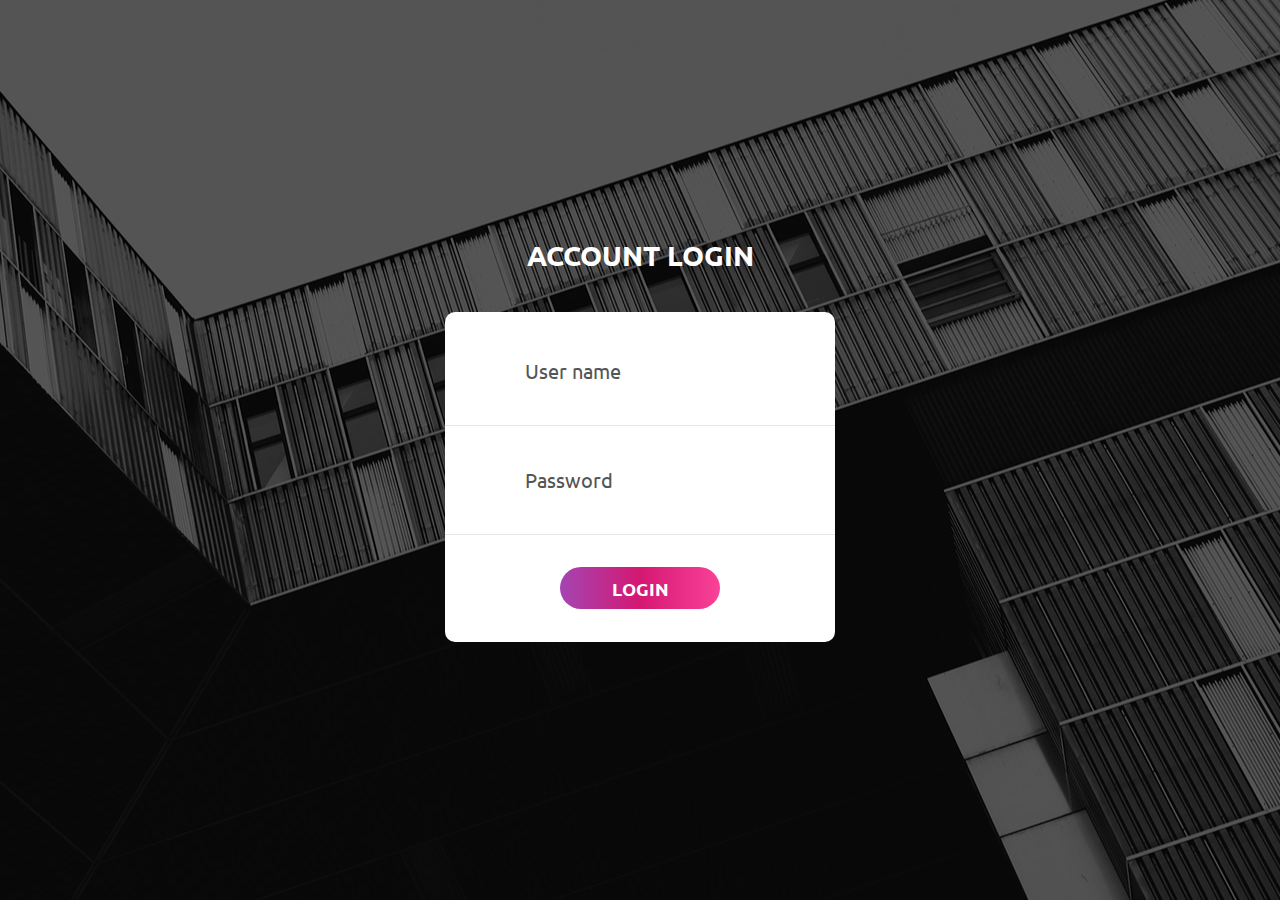
<file: CyberEye/Login_v16/index.html>
<!DOCTYPE html>
<html lang="en">
<head>
	<title>Login V16</title>
	<meta charset="UTF-8">
	<meta name="viewport" content="width=device-width, initial-scale=1">
<!--===============================================================================================-->	
	<link rel="icon" type="image/png" href="images/icons/favicon.ico"/>
<!--===============================================================================================-->
	<link rel="stylesheet" type="text/css" href="vendor/bootstrap/css/bootstrap.min.css">
<!--===============================================================================================-->
	<link rel="stylesheet" type="text/css" href="fonts/font-awesome-4.7.0/css/font-awesome.min.css">
<!--===============================================================================================-->
	<link rel="stylesheet" type="text/css" href="fonts/Linearicons-Free-v1.0.0/icon-font.min.css">
<!--===============================================================================================-->
	<link rel="stylesheet" type="text/css" href="vendor/animate/animate.css">
<!--===============================================================================================-->	
	<link rel="stylesheet" type="text/css" href="vendor/css-hamburgers/hamburgers.min.css">
<!--===============================================================================================-->
	<link rel="stylesheet" type="text/css" href="vendor/animsition/css/animsition.min.css">
<!--===============================================================================================-->
	<link rel="stylesheet" type="text/css" href="vendor/select2/select2.min.css">
<!--===============================================================================================-->	
	<link rel="stylesheet" type="text/css" href="vendor/daterangepicker/daterangepicker.css">
<!--===============================================================================================-->
	<link rel="stylesheet" type="text/css" href="css/util.css">
	<link rel="stylesheet" type="text/css" href="css/main.css">
<!--===============================================================================================-->
</head>
<body>
	
	<div class="limiter">
		<div class="container-login100" style="background-image: url('images/bg-01.jpg');">
			<div class="wrap-login100 p-t-30 p-b-50">
				<span class="login100-form-title p-b-41">
					Account Login
				</span>
				<form class="login100-form validate-form p-b-33 p-t-5">

					<div class="wrap-input100 validate-input" data-validate = "Enter username">
						<input class="input100" type="text" name="username" placeholder="User name">
						<span class="focus-input100" data-placeholder="&#xe82a;"></span>
					</div>

					<div class="wrap-input100 validate-input" data-validate="Enter password">
						<input class="input100" type="password" name="pass" placeholder="Password">
						<span class="focus-input100" data-placeholder="&#xe80f;"></span>
					</div>

					<div class="container-login100-form-btn m-t-32">
						<button class="login100-form-btn">
							Login
						</button>
					</div>

				</form>
			</div>
		</div>
	</div>
	

	<div id="dropDownSelect1"></div>
	
<!--===============================================================================================-->
	<script src="vendor/jquery/jquery-3.2.1.min.js"></script>
<!--===============================================================================================-->
	<script src="vendor/animsition/js/animsition.min.js"></script>
<!--===============================================================================================-->
	<script src="vendor/bootstrap/js/popper.js"></script>
	<script src="vendor/bootstrap/js/bootstrap.min.js"></script>
<!--===============================================================================================-->
	<script src="vendor/select2/select2.min.js"></script>
<!--===============================================================================================-->
	<script src="vendor/daterangepicker/moment.min.js"></script>
	<script src="vendor/daterangepicker/daterangepicker.js"></script>
<!--===============================================================================================-->
	<script src="vendor/countdowntime/countdowntime.js"></script>
<!--===============================================================================================-->
	<script src="js/main.js"></script>

</body>
</html>
</file>
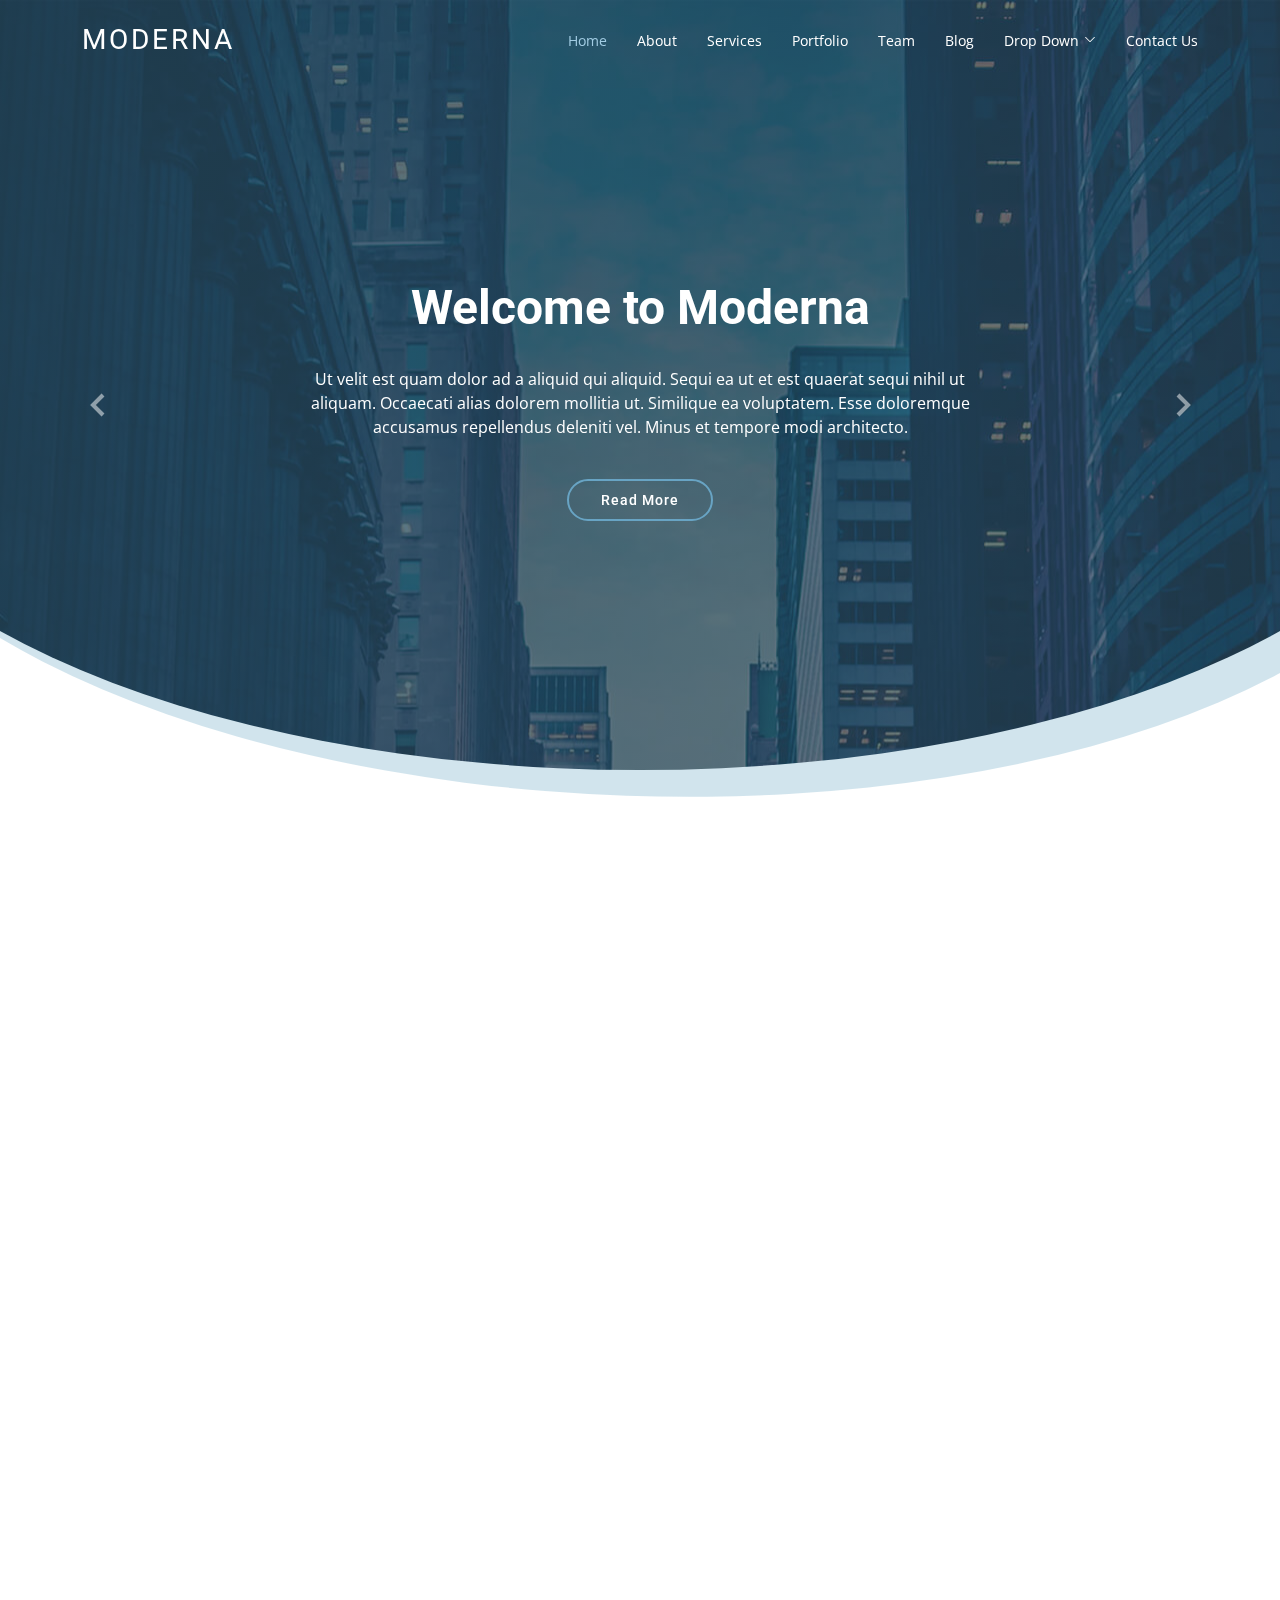
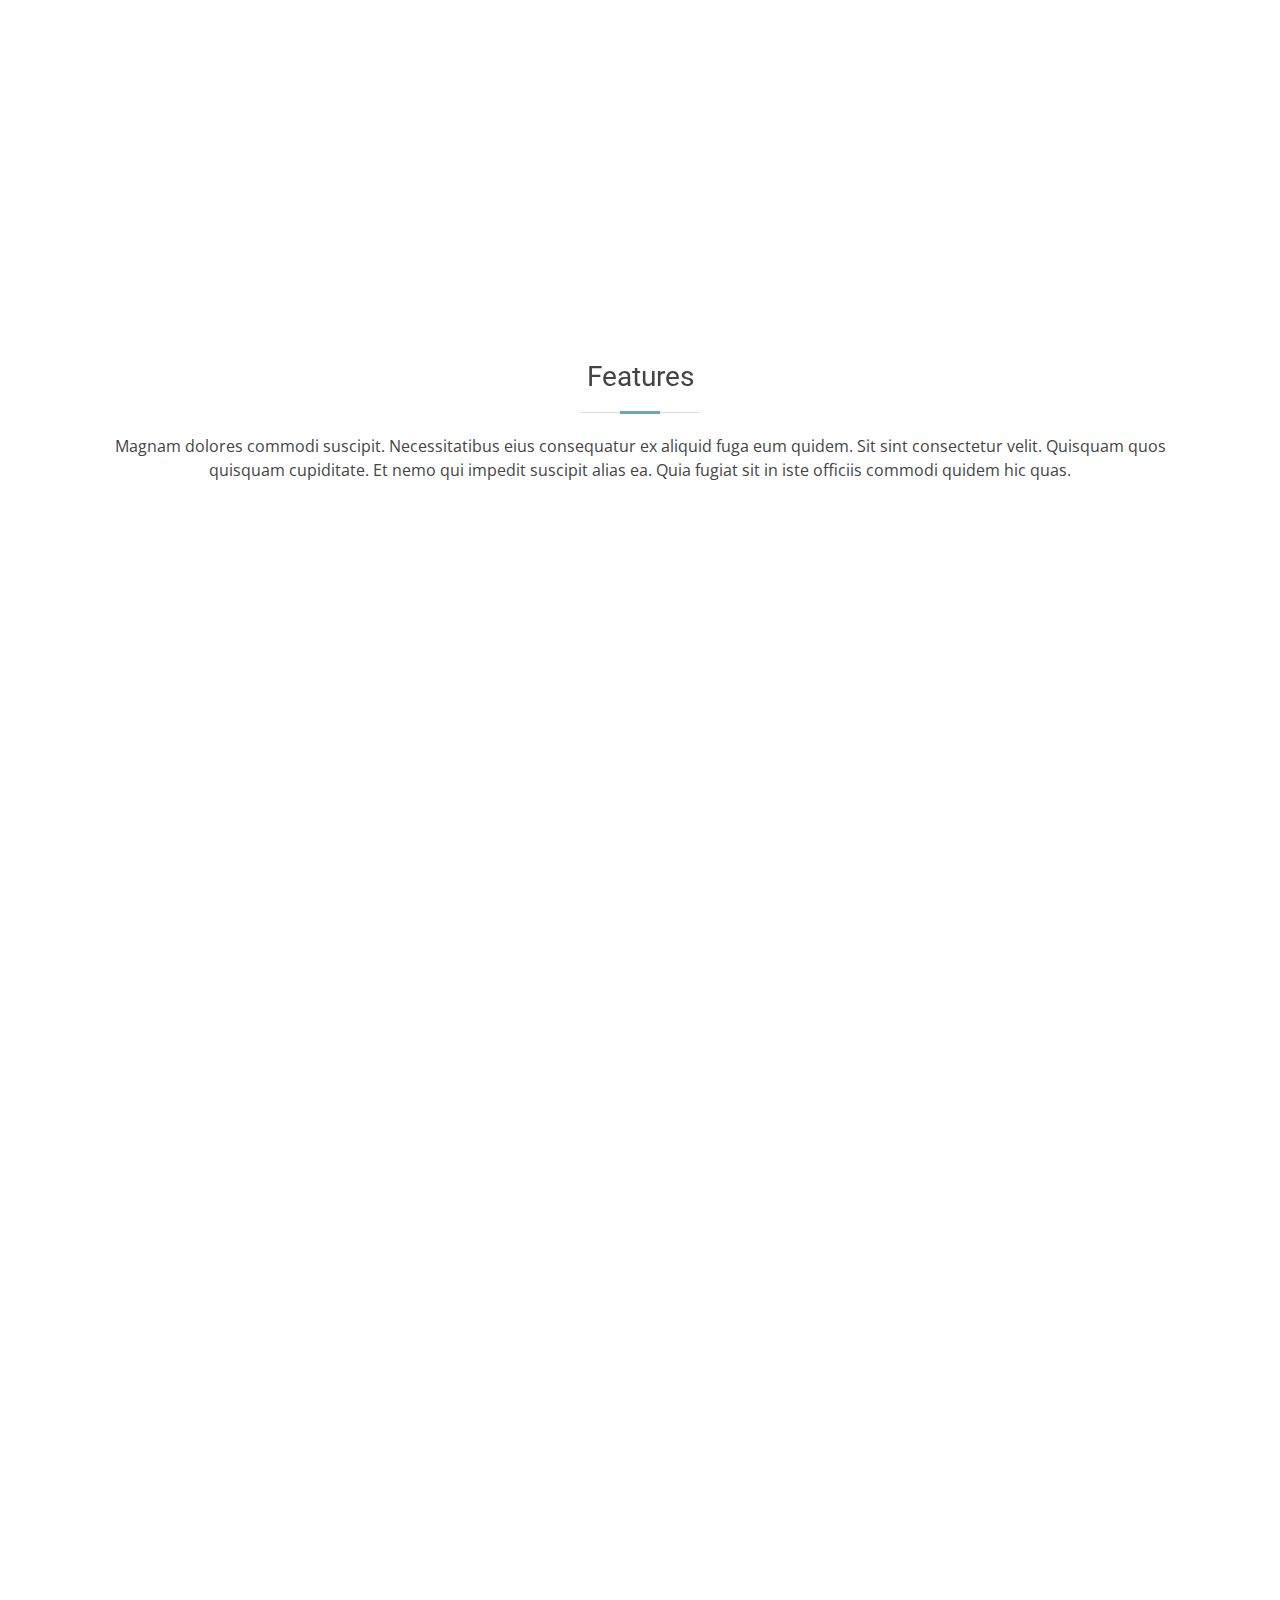
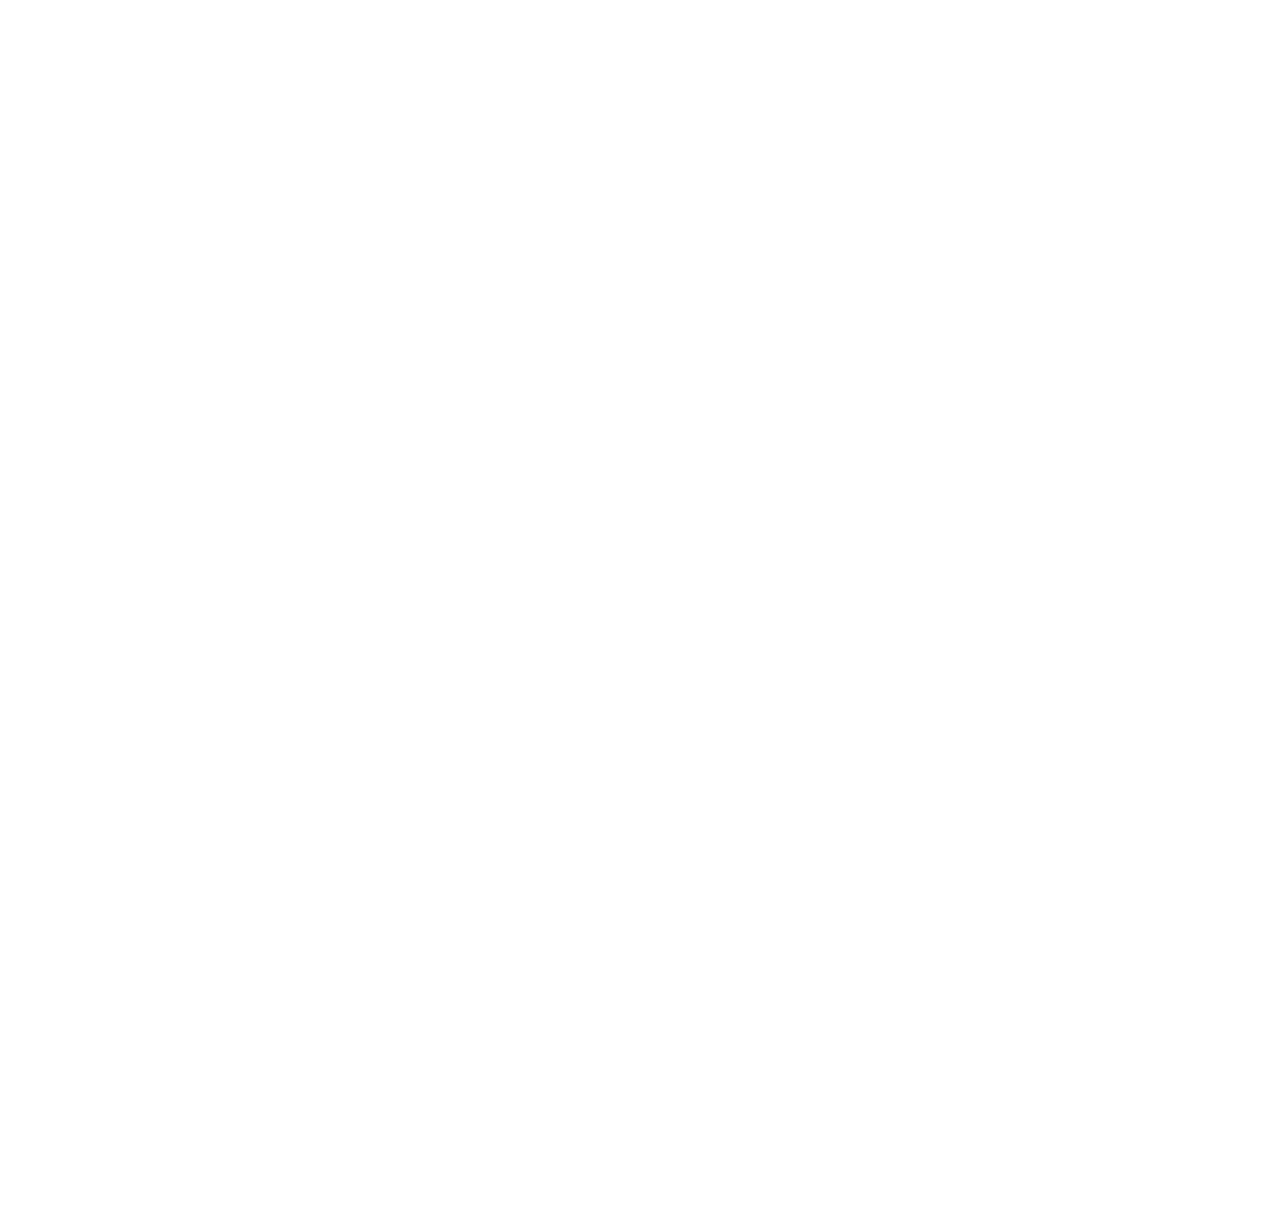
<file: CyberEye/Moderna/index.html>
<!DOCTYPE html>
<html lang="en">

<head>
  <meta charset="utf-8">
  <meta content="width=device-width, initial-scale=1.0" name="viewport">

  <title>Moderna Bootstrap Template - Index</title>
  <meta content="" name="description">
  <meta content="" name="keywords">

  <!-- Favicons -->
  <link href="assets/img/favicon.png" rel="icon">
  <link href="assets/img/apple-touch-icon.png" rel="apple-touch-icon">

  <!-- Google Fonts -->
  <link href="https://fonts.googleapis.com/css?family=Open+Sans:300,300i,400,400i,600,600i,700,700i|Roboto:300,300i,400,400i,500,500i,700,700i&display=swap" rel="stylesheet">

  <!-- Vendor CSS Files -->
  <link href="assets/vendor/animate.css/animate.min.css" rel="stylesheet">
  <link href="assets/vendor/aos/aos.css" rel="stylesheet">
  <link href="assets/vendor/bootstrap/css/bootstrap.min.css" rel="stylesheet">
  <link href="assets/vendor/bootstrap-icons/bootstrap-icons.css" rel="stylesheet">
  <link href="assets/vendor/boxicons/css/boxicons.min.css" rel="stylesheet">
  <link href="assets/vendor/glightbox/css/glightbox.min.css" rel="stylesheet">
  <link href="assets/vendor/swiper/swiper-bundle.min.css" rel="stylesheet">

  <!-- Template Main CSS File -->
  <link href="assets/css/style.css" rel="stylesheet">

  <!-- =======================================================
  * Template Name: Moderna - v4.3.0
  * Template URL: https://bootstrapmade.com/free-bootstrap-template-corporate-moderna/
  * Author: BootstrapMade.com
  * License: https://bootstrapmade.com/license/
  ======================================================== -->
</head>

<body>

  <!-- ======= Header ======= -->
  <header id="header" class="fixed-top d-flex align-items-center header-transparent">
    <div class="container d-flex justify-content-between align-items-center">

      <div class="logo">
        <h1 class="text-light"><a href="index.html"><span>Moderna</span></a></h1>
        <!-- Uncomment below if you prefer to use an image logo -->
        <!-- <a href="index.html"><img src="assets/img/logo.png" alt="" class="img-fluid"></a>-->
      </div>

      <nav id="navbar" class="navbar">
        <ul>
          <li><a class="active " href="index.html">Home</a></li>
          <li><a href="about.html">About</a></li>
          <li><a href="services.html">Services</a></li>
          <li><a href="portfolio.html">Portfolio</a></li>
          <li><a href="team.html">Team</a></li>
          <li><a href="blog.html">Blog</a></li>
          <li class="dropdown"><a href="#"><span>Drop Down</span> <i class="bi bi-chevron-down"></i></a>
            <ul>
              <li><a href="#">Drop Down 1</a></li>
              <li class="dropdown"><a href="#"><span>Deep Drop Down</span> <i class="bi bi-chevron-right"></i></a>
                <ul>
                  <li><a href="#">Deep Drop Down 1</a></li>
                  <li><a href="#">Deep Drop Down 2</a></li>
                  <li><a href="#">Deep Drop Down 3</a></li>
                  <li><a href="#">Deep Drop Down 4</a></li>
                  <li><a href="#">Deep Drop Down 5</a></li>
                </ul>
              </li>
              <li><a href="#">Drop Down 2</a></li>
              <li><a href="#">Drop Down 3</a></li>
              <li><a href="#">Drop Down 4</a></li>
            </ul>
          </li>
          <li><a href="contact.html">Contact Us</a></li>
        </ul>
        <i class="bi bi-list mobile-nav-toggle"></i>
      </nav><!-- .navbar -->

    </div>
  </header><!-- End Header -->

  <!-- ======= Hero Section ======= -->
  <section id="hero" class="d-flex justify-cntent-center align-items-center">
    <div id="heroCarousel" class="container carousel carousel-fade" data-bs-ride="carousel" data-bs-interval="5000">

      <!-- Slide 1 -->
      <div class="carousel-item active">
        <div class="carousel-container">
          <h2 class="animate__animated animate__fadeInDown">Welcome to <span>Moderna</span></h2>
          <p class="animate__animated animate__fadeInUp">Ut velit est quam dolor ad a aliquid qui aliquid. Sequi ea ut et est quaerat sequi nihil ut aliquam. Occaecati alias dolorem mollitia ut. Similique ea voluptatem. Esse doloremque accusamus repellendus deleniti vel. Minus et tempore modi architecto.</p>
          <a href="" class="btn-get-started animate__animated animate__fadeInUp">Read More</a>
        </div>
      </div>

      <!-- Slide 2 -->
      <div class="carousel-item">
        <div class="carousel-container">
          <h2 class="animate__animated animate__fadeInDown">Lorem Ipsum Dolor</h2>
          <p class="animate__animated animate__fadeInUp">Ut velit est quam dolor ad a aliquid qui aliquid. Sequi ea ut et est quaerat sequi nihil ut aliquam. Occaecati alias dolorem mollitia ut. Similique ea voluptatem. Esse doloremque accusamus repellendus deleniti vel. Minus et tempore modi architecto.</p>
          <a href="" class="btn-get-started animate__animated animate__fadeInUp">Read More</a>
        </div>
      </div>

      <!-- Slide 3 -->
      <div class="carousel-item">
        <div class="carousel-container">
          <h2 class="animate__animated animate__fadeInDown">Sequi ea ut et est quaerat</h2>
          <p class="animate__animated animate__fadeInUp">Ut velit est quam dolor ad a aliquid qui aliquid. Sequi ea ut et est quaerat sequi nihil ut aliquam. Occaecati alias dolorem mollitia ut. Similique ea voluptatem. Esse doloremque accusamus repellendus deleniti vel. Minus et tempore modi architecto.</p>
          <a href="" class="btn-get-started animate__animated animate__fadeInUp">Read More</a>
        </div>
      </div>

      <a class="carousel-control-prev" href="#heroCarousel" role="button" data-bs-slide="prev">
        <span class="carousel-control-prev-icon bx bx-chevron-left" aria-hidden="true"></span>
      </a>

      <a class="carousel-control-next" href="#heroCarousel" role="button" data-bs-slide="next">
        <span class="carousel-control-next-icon bx bx-chevron-right" aria-hidden="true"></span>
      </a>

    </div>
  </section><!-- End Hero -->

  <main id="main">

    <!-- ======= Services Section ======= -->
    <section class="services">
      <div class="container">

        <div class="row">
          <div class="col-md-6 col-lg-3 d-flex align-items-stretch" data-aos="fade-up">
            <div class="icon-box icon-box-pink">
              <div class="icon"><i class="bx bxl-dribbble"></i></div>
              <h4 class="title"><a href="">Lorem Ipsum</a></h4>
              <p class="description">Voluptatum deleniti atque corrupti quos dolores et quas molestias excepturi sint occaecati cupiditate non provident</p>
            </div>
          </div>

          <div class="col-md-6 col-lg-3 d-flex align-items-stretch" data-aos="fade-up" data-aos-delay="100">
            <div class="icon-box icon-box-cyan">
              <div class="icon"><i class="bx bx-file"></i></div>
              <h4 class="title"><a href="">Sed ut perspiciatis</a></h4>
              <p class="description">Duis aute irure dolor in reprehenderit in voluptate velit esse cillum dolore eu fugiat nulla pariatur</p>
            </div>
          </div>

          <div class="col-md-6 col-lg-3 d-flex align-items-stretch" data-aos="fade-up" data-aos-delay="200">
            <div class="icon-box icon-box-green">
              <div class="icon"><i class="bx bx-tachometer"></i></div>
              <h4 class="title"><a href="">Magni Dolores</a></h4>
              <p class="description">Excepteur sint occaecat cupidatat non proident, sunt in culpa qui officia deserunt mollit anim id est laborum</p>
            </div>
          </div>

          <div class="col-md-6 col-lg-3 d-flex align-items-stretch" data-aos="fade-up" data-aos-delay="200">
            <div class="icon-box icon-box-blue">
              <div class="icon"><i class="bx bx-world"></i></div>
              <h4 class="title"><a href="">Nemo Enim</a></h4>
              <p class="description">At vero eos et accusamus et iusto odio dignissimos ducimus qui blanditiis praesentium voluptatum deleniti atque</p>
            </div>
          </div>

        </div>

      </div>
    </section><!-- End Services Section -->

    <!-- ======= Why Us Section ======= -->
    <section class="why-us section-bg" data-aos="fade-up" date-aos-delay="200">
      <div class="container">

        <div class="row">
          <div class="col-lg-6 video-box">
            <img src="assets/img/why-us.jpg" class="img-fluid" alt="">
            <a href="https://www.youtube.com/watch?v=jDDaplaOz7Q" class="venobox play-btn mb-4" data-vbtype="video" data-autoplay="true"></a>
          </div>

          <div class="col-lg-6 d-flex flex-column justify-content-center p-5">

            <div class="icon-box">
              <div class="icon"><i class="bx bx-fingerprint"></i></div>
              <h4 class="title"><a href="">Lorem Ipsum</a></h4>
              <p class="description">Voluptatum deleniti atque corrupti quos dolores et quas molestias excepturi sint occaecati cupiditate non provident</p>
            </div>

            <div class="icon-box">
              <div class="icon"><i class="bx bx-gift"></i></div>
              <h4 class="title"><a href="">Nemo Enim</a></h4>
              <p class="description">At vero eos et accusamus et iusto odio dignissimos ducimus qui blanditiis praesentium voluptatum deleniti atque</p>
            </div>

          </div>
        </div>

      </div>
    </section><!-- End Why Us Section -->

    <!-- ======= Features Section ======= -->
    <section class="features">
      <div class="container">

        <div class="section-title">
          <h2>Features</h2>
          <p>Magnam dolores commodi suscipit. Necessitatibus eius consequatur ex aliquid fuga eum quidem. Sit sint consectetur velit. Quisquam quos quisquam cupiditate. Et nemo qui impedit suscipit alias ea. Quia fugiat sit in iste officiis commodi quidem hic quas.</p>
        </div>

        <div class="row" data-aos="fade-up">
          <div class="col-md-5">
            <img src="assets/img/features-1.svg" class="img-fluid" alt="">
          </div>
          <div class="col-md-7 pt-4">
            <h3>Voluptatem dignissimos provident quasi corporis voluptates sit assumenda.</h3>
            <p class="fst-italic">
              Lorem ipsum dolor sit amet, consectetur adipiscing elit, sed do eiusmod tempor incididunt ut labore et dolore
              magna aliqua.
            </p>
            <ul>
              <li><i class="bi bi-check"></i> Ullamco laboris nisi ut aliquip ex ea commodo consequat.</li>
              <li><i class="bi bi-check"></i> Duis aute irure dolor in reprehenderit in voluptate velit.</li>
            </ul>
          </div>
        </div>

        <div class="row" data-aos="fade-up">
          <div class="col-md-5 order-1 order-md-2">
            <img src="assets/img/features-2.svg" class="img-fluid" alt="">
          </div>
          <div class="col-md-7 pt-5 order-2 order-md-1">
            <h3>Corporis temporibus maiores provident</h3>
            <p class="fst-italic">
              Lorem ipsum dolor sit amet, consectetur adipiscing elit, sed do eiusmod tempor incididunt ut labore et dolore
              magna aliqua.
            </p>
            <p>
              Ullamco laboris nisi ut aliquip ex ea commodo consequat. Duis aute irure dolor in reprehenderit in voluptate
              velit esse cillum dolore eu fugiat nulla pariatur. Excepteur sint occaecat cupidatat non proident, sunt in
              culpa qui officia deserunt mollit anim id est laborum
            </p>
          </div>
        </div>

        <div class="row" data-aos="fade-up">
          <div class="col-md-5">
            <img src="assets/img/features-3.svg" class="img-fluid" alt="">
          </div>
          <div class="col-md-7 pt-5">
            <h3>Sunt consequatur ad ut est nulla consectetur reiciendis animi voluptas</h3>
            <p>Cupiditate placeat cupiditate placeat est ipsam culpa. Delectus quia minima quod. Sunt saepe odit aut quia voluptatem hic voluptas dolor doloremque.</p>
            <ul>
              <li><i class="bi bi-check"></i> Ullamco laboris nisi ut aliquip ex ea commodo consequat.</li>
              <li><i class="bi bi-check"></i> Duis aute irure dolor in reprehenderit in voluptate velit.</li>
              <li><i class="bi bi-check"></i> Facilis ut et voluptatem aperiam. Autem soluta ad fugiat.</li>
            </ul>
          </div>
        </div>

        <div class="row" data-aos="fade-up">
          <div class="col-md-5 order-1 order-md-2">
            <img src="assets/img/features-4.svg" class="img-fluid" alt="">
          </div>
          <div class="col-md-7 pt-5 order-2 order-md-1">
            <h3>Quas et necessitatibus eaque impedit ipsum animi consequatur incidunt in</h3>
            <p class="fst-italic">
              Lorem ipsum dolor sit amet, consectetur adipiscing elit, sed do eiusmod tempor incididunt ut labore et dolore
              magna aliqua.
            </p>
            <p>
              Ullamco laboris nisi ut aliquip ex ea commodo consequat. Duis aute irure dolor in reprehenderit in voluptate
              velit esse cillum dolore eu fugiat nulla pariatur. Excepteur sint occaecat cupidatat non proident, sunt in
              culpa qui officia deserunt mollit anim id est laborum
            </p>
          </div>
        </div>

      </div>
    </section><!-- End Features Section -->

  </main><!-- End #main -->

  <!-- ======= Footer ======= -->
  <footer id="footer" data-aos="fade-up" data-aos-easing="ease-in-out" data-aos-duration="500">

    <div class="footer-newsletter">
      <div class="container">
        <div class="row">
          <div class="col-lg-6">
            <h4>Our Newsletter</h4>
            <p>Tamen quem nulla quae legam multos aute sint culpa legam noster magna</p>
          </div>
          <div class="col-lg-6">
            <form action="" method="post">
              <input type="email" name="email"><input type="submit" value="Subscribe">
            </form>
          </div>
        </div>
      </div>
    </div>

    <div class="footer-top">
      <div class="container">
        <div class="row">

          <div class="col-lg-3 col-md-6 footer-links">
            <h4>Useful Links</h4>
            <ul>
              <li><i class="bx bx-chevron-right"></i> <a href="#">Home</a></li>
              <li><i class="bx bx-chevron-right"></i> <a href="#">About us</a></li>
              <li><i class="bx bx-chevron-right"></i> <a href="#">Services</a></li>
              <li><i class="bx bx-chevron-right"></i> <a href="#">Terms of service</a></li>
              <li><i class="bx bx-chevron-right"></i> <a href="#">Privacy policy</a></li>
            </ul>
          </div>

          <div class="col-lg-3 col-md-6 footer-links">
            <h4>Our Services</h4>
            <ul>
              <li><i class="bx bx-chevron-right"></i> <a href="#">Web Design</a></li>
              <li><i class="bx bx-chevron-right"></i> <a href="#">Web Development</a></li>
              <li><i class="bx bx-chevron-right"></i> <a href="#">Product Management</a></li>
              <li><i class="bx bx-chevron-right"></i> <a href="#">Marketing</a></li>
              <li><i class="bx bx-chevron-right"></i> <a href="#">Graphic Design</a></li>
            </ul>
          </div>

          <div class="col-lg-3 col-md-6 footer-contact">
            <h4>Contact Us</h4>
            <p>
              A108 Adam Street <br>
              New York, NY 535022<br>
              United States <br><br>
              <strong>Phone:</strong> +1 5589 55488 55<br>
              <strong>Email:</strong> info@example.com<br>
            </p>

          </div>

          <div class="col-lg-3 col-md-6 footer-info">
            <h3>About Moderna</h3>
            <p>Cras fermentum odio eu feugiat lide par naso tierra. Justo eget nada terra videa magna derita valies darta donna mare fermentum iaculis eu non diam phasellus.</p>
            <div class="social-links mt-3">
              <a href="#" class="twitter"><i class="bx bxl-twitter"></i></a>
              <a href="#" class="facebook"><i class="bx bxl-facebook"></i></a>
              <a href="#" class="instagram"><i class="bx bxl-instagram"></i></a>
              <a href="#" class="linkedin"><i class="bx bxl-linkedin"></i></a>
            </div>
          </div>

        </div>
      </div>
    </div>

    <div class="container">
      <div class="copyright">
        &copy; Copyright <strong><span>Moderna</span></strong>. All Rights Reserved
      </div>
      <div class="credits">
        <!-- All the links in the footer should remain intact. -->
        <!-- You can delete the links only if you purchased the pro version. -->
        <!-- Licensing information: https://bootstrapmade.com/license/ -->
        <!-- Purchase the pro version with working PHP/AJAX contact form: https://bootstrapmade.com/free-bootstrap-template-corporate-moderna/ -->
        Designed by <a href="https://bootstrapmade.com/">BootstrapMade</a>
      </div>
    </div>
  </footer><!-- End Footer -->

  <a href="#" class="back-to-top d-flex align-items-center justify-content-center"><i class="bi bi-arrow-up-short"></i></a>

  <!-- Vendor JS Files -->
  <script src="assets/vendor/aos/aos.js"></script>
  <script src="assets/vendor/bootstrap/js/bootstrap.bundle.min.js"></script>
  <script src="assets/vendor/glightbox/js/glightbox.min.js"></script>
  <script src="assets/vendor/isotope-layout/isotope.pkgd.min.js"></script>
  <script src="assets/vendor/php-email-form/validate.js"></script>
  <script src="assets/vendor/purecounter/purecounter.js"></script>
  <script src="assets/vendor/swiper/swiper-bundle.min.js"></script>
  <script src="assets/vendor/waypoints/noframework.waypoints.js"></script>

  <!-- Template Main JS File -->
  <script src="assets/js/main.js"></script>

</body>

</html>
</file>
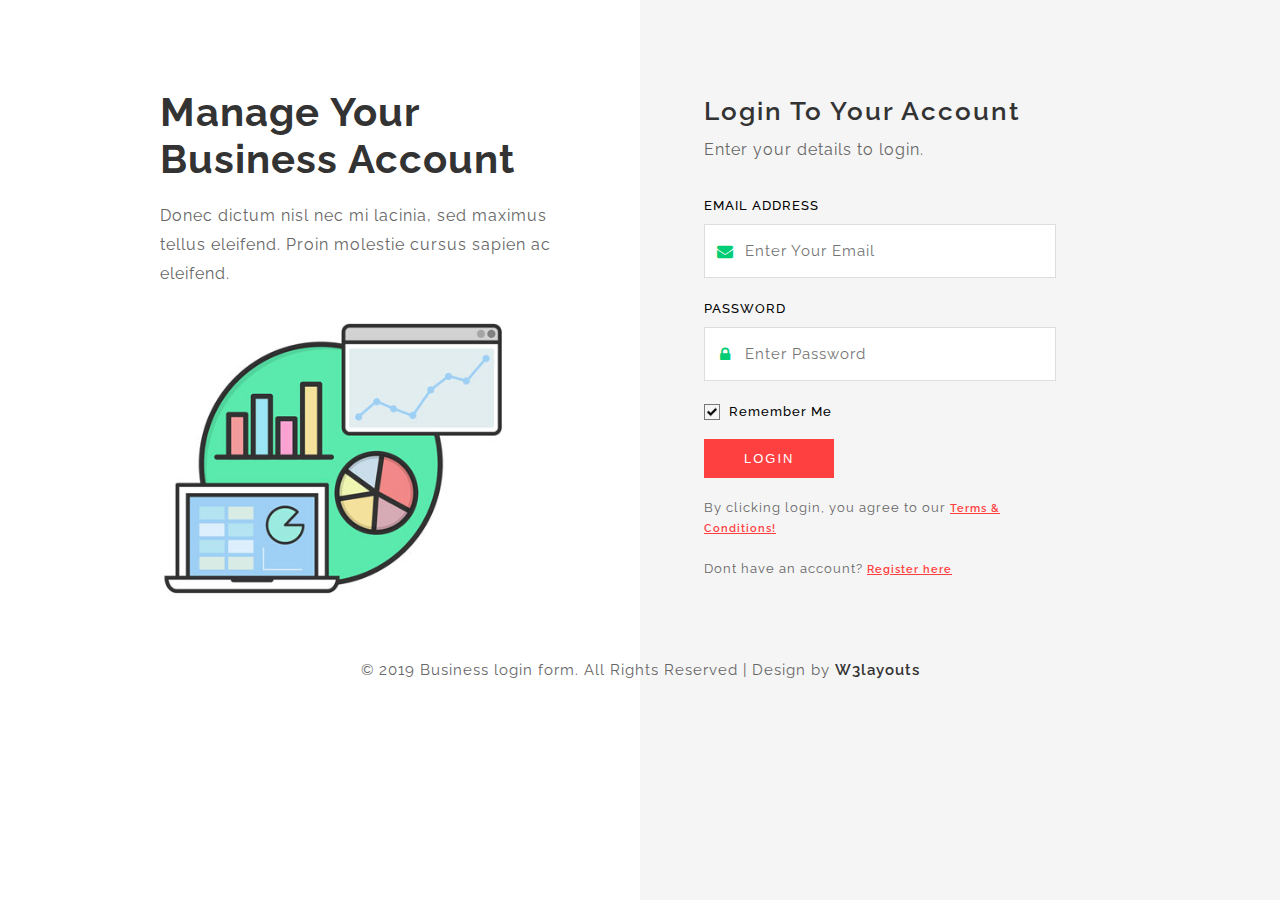
<file: CyberEye/web/index.html>
<!--
Author: W3layouts
Author URL: http://w3layouts.com
License: Creative Commons Attribution 3.0 Unported
License URL: http://creativecommons.org/licenses/by/3.0/
-->
<!DOCTYPE html>
<html lang="en">
<head>
<title>Business Login Form Responsive Widget Template :: w3layouts</title>
 <!-- Meta-Tags -->
    <meta name="viewport" content="width=device-width, initial-scale=1">
    <meta charset="utf-8">
    <meta name="keywords" content="Business Login Form a Responsive Web Template, Bootstrap Web Templates, Flat Web Templates, Android Compatible Web Template, Smartphone Compatible Web Template, Free Webdesigns for Nokia, Samsung, LG, Sony Ericsson, Motorola Web Design">
    <script>
        addEventListener("load", function () {
            setTimeout(hideURLbar, 0);
        }, false);

        function hideURLbar() {
            window.scrollTo(0, 1);
        }
    </script>
    <!-- //Meta-Tags -->
	
	<!-- css files -->
	<link href="css/font-awesome.min.css" rel="stylesheet" type="text/css" media="all">
	<link href="css/style.css" rel="stylesheet" type="text/css" media="all"/>
	<!-- //css files -->
	
	<!-- google fonts -->
	<link href="//fonts.googleapis.com/css?family=Raleway:100,100i,200,200i,300,300i,400,400i,500,500i,600,600i,700,700i,800,800i,900,900i" rel="stylesheet">
	<!-- //google fonts -->
	
</head>
<body>

<div class="signupform">
	<div class="container">
		<!-- main content -->
		<div class="agile_info">
			<div class="w3l_form">
				<div class="left_grid_info">
					<h1>Manage Your Business Account</h1>
					<p>Donec dictum nisl nec mi lacinia, sed maximus tellus eleifend. Proin molestie cursus sapien ac eleifend.</p>
					<img src="images/image.jpg" alt="" />
				</div>
			</div>
			<div class="w3_info">
				<h2>Login to your Account</h2>
				<p>Enter your details to login.</p>
				<form action="#" method="post">
					<label>Email Address</label>
					<div class="input-group">
						<span class="fa fa-envelope" aria-hidden="true"></span>
						<input type="email" placeholder="Enter Your Email" required=""> 
					</div>
					<label>Password</label>
					<div class="input-group">
						<span class="fa fa-lock" aria-hidden="true"></span>
						<input type="Password" placeholder="Enter Password" required="">
					</div> 
					<div class="login-check">
						 <label class="checkbox"><input type="checkbox" name="checkbox" checked=""><i> </i> Remember me</label>
					</div>						
						<button class="btn btn-danger btn-block" type="submit">Login</button >                
				</form>
				<p class="account">By clicking login, you agree to our <a href="#">Terms & Conditions!</a></p>
				<p class="account1">Dont have an account? <a href="#">Register here</a></p>
			</div>
		</div>
		<!-- //main content -->
	</div>
	<!-- footer -->
	<div class="footer">
		<p>&copy; 2019 Business login form. All Rights Reserved | Design by <a href="https://w3layouts.com/" target="blank">W3layouts</a></p>
	</div>
	<!-- footer -->
</div>
	
</body>
</html>
</file>
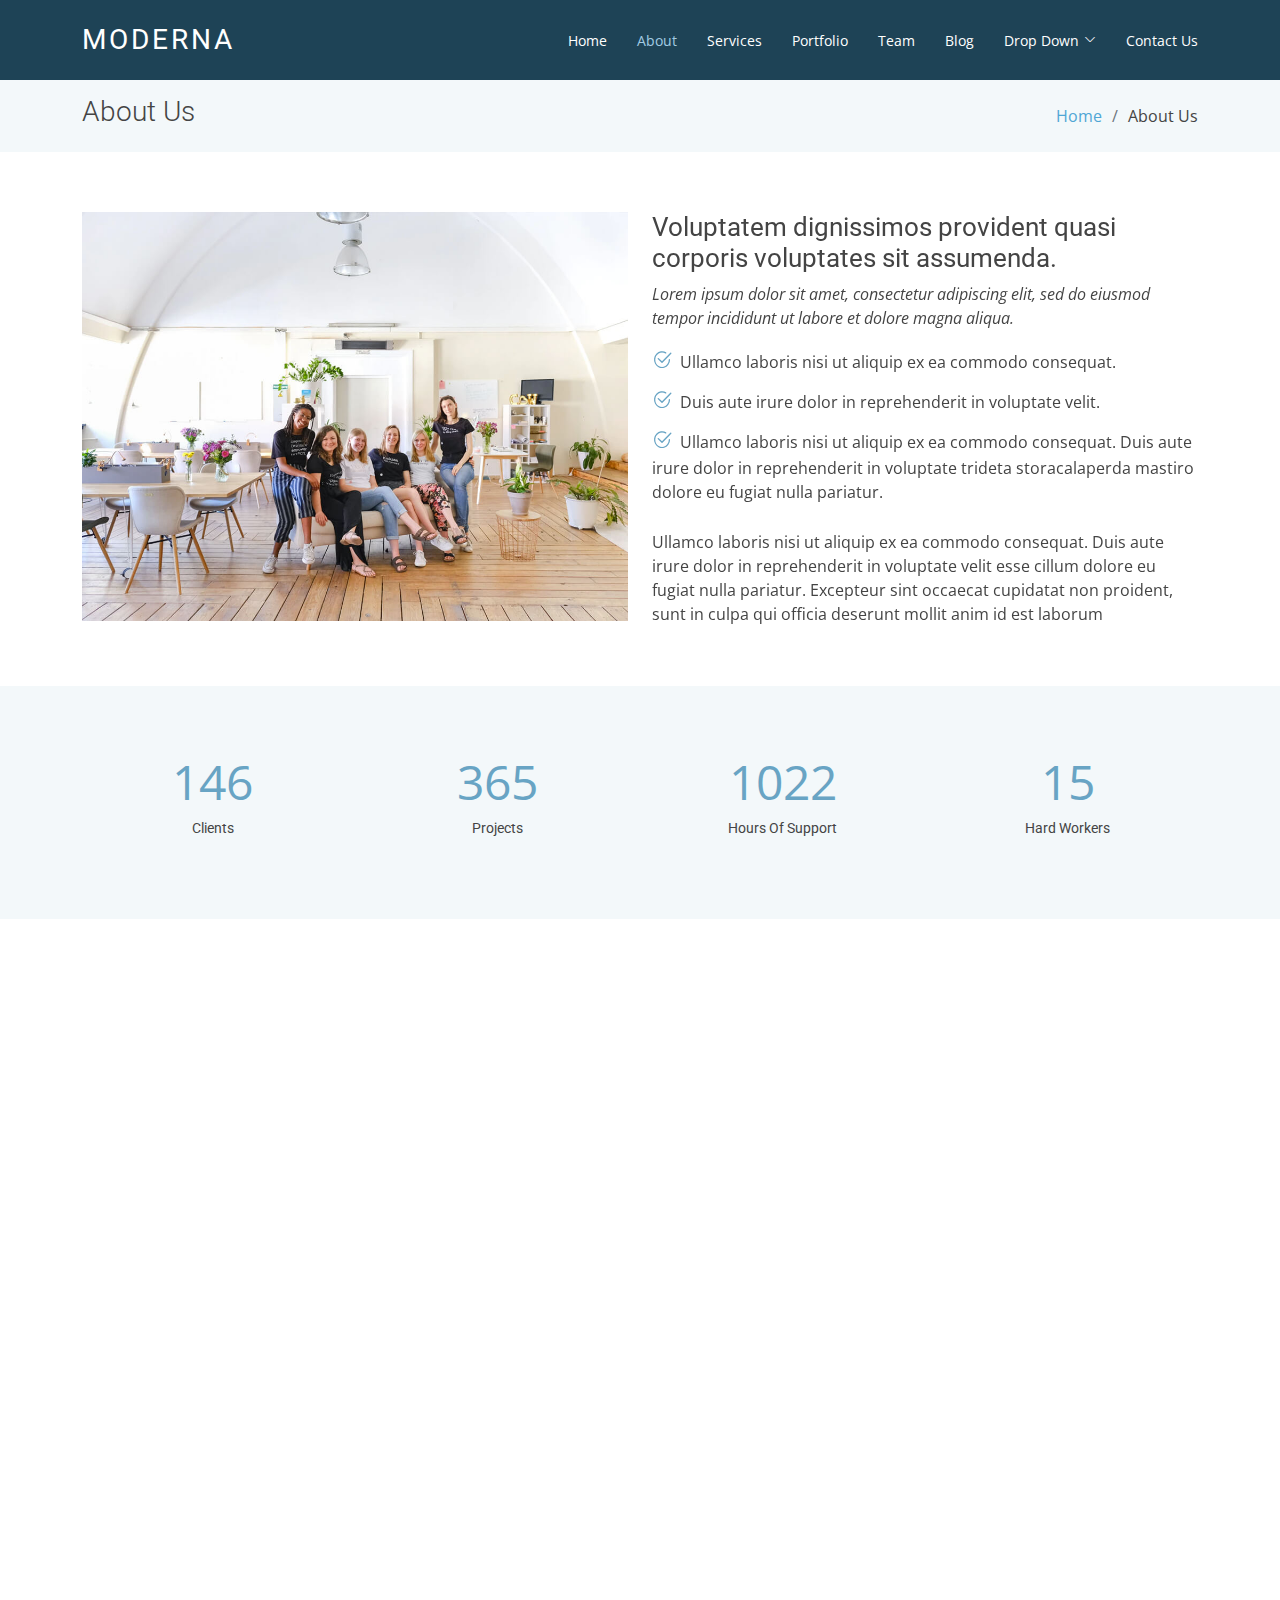
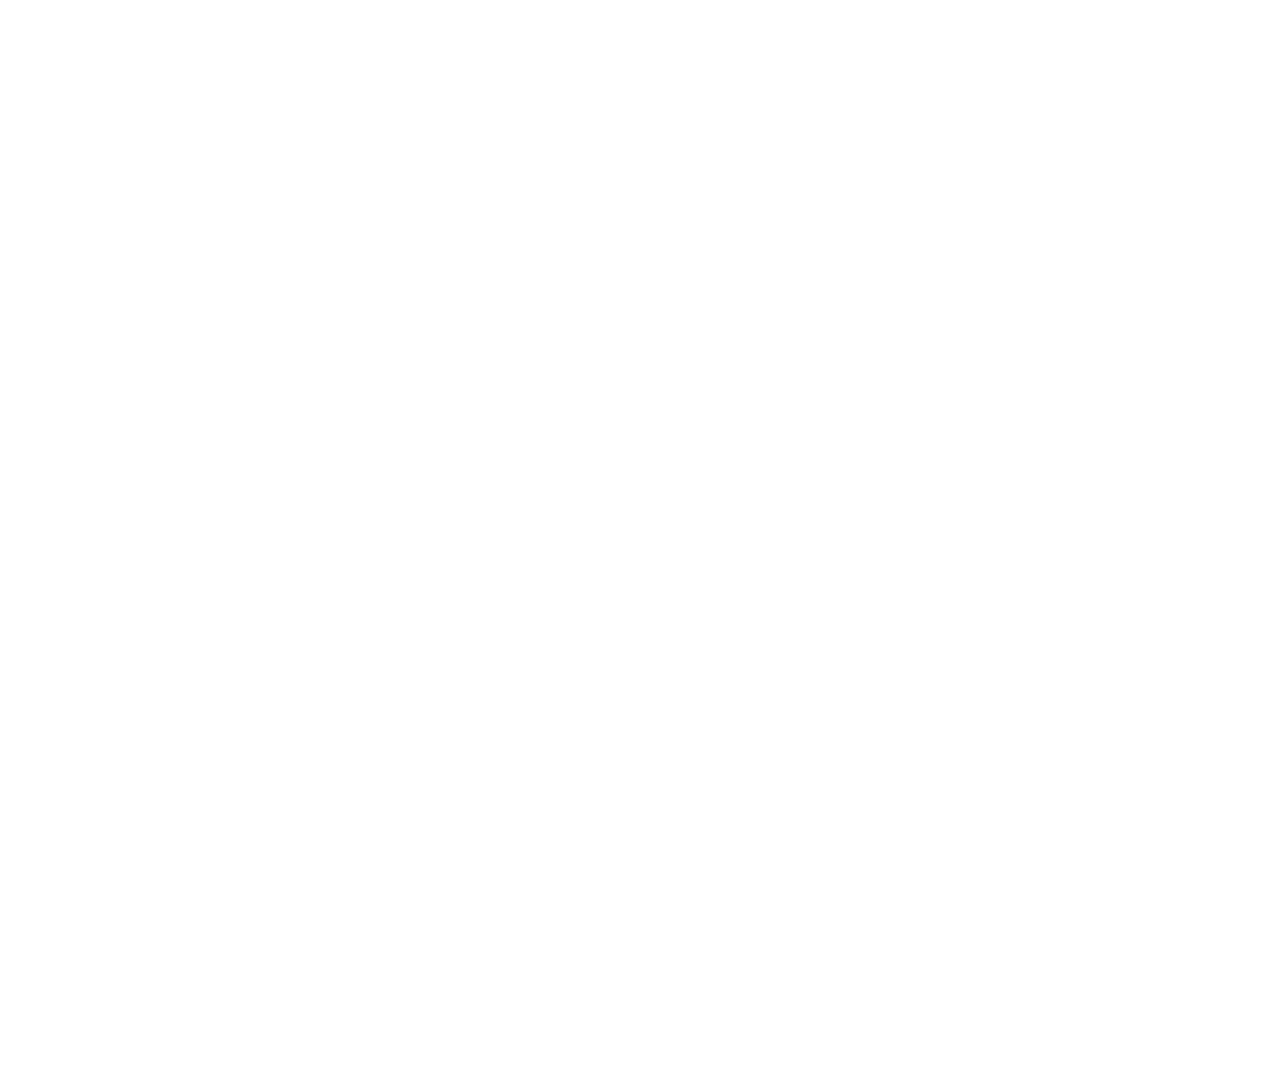
<file: CyberEye/Moderna/about.html>
<!DOCTYPE html>
<html lang="en">

<head>
  <meta charset="utf-8">
  <meta content="width=device-width, initial-scale=1.0" name="viewport">

  <title>About - Moderna Bootstrap Template</title>
  <meta content="" name="description">
  <meta content="" name="keywords">

  <!-- Favicons -->
  <link href="assets/img/favicon.png" rel="icon">
  <link href="assets/img/apple-touch-icon.png" rel="apple-touch-icon">

  <!-- Google Fonts -->
  <link href="https://fonts.googleapis.com/css?family=Open+Sans:300,300i,400,400i,600,600i,700,700i|Roboto:300,300i,400,400i,500,500i,700,700i&display=swap" rel="stylesheet">

  <!-- Vendor CSS Files -->
  <link href="assets/vendor/animate.css/animate.min.css" rel="stylesheet">
  <link href="assets/vendor/aos/aos.css" rel="stylesheet">
  <link href="assets/vendor/bootstrap/css/bootstrap.min.css" rel="stylesheet">
  <link href="assets/vendor/bootstrap-icons/bootstrap-icons.css" rel="stylesheet">
  <link href="assets/vendor/boxicons/css/boxicons.min.css" rel="stylesheet">
  <link href="assets/vendor/glightbox/css/glightbox.min.css" rel="stylesheet">
  <link href="assets/vendor/swiper/swiper-bundle.min.css" rel="stylesheet">

  <!-- Template Main CSS File -->
  <link href="assets/css/style.css" rel="stylesheet">

  <!-- =======================================================
  * Template Name: Moderna - v4.3.0
  * Template URL: https://bootstrapmade.com/free-bootstrap-template-corporate-moderna/
  * Author: BootstrapMade.com
  * License: https://bootstrapmade.com/license/
  ======================================================== -->
</head>

<body>

  <!-- ======= Header ======= -->
  <header id="header" class="fixed-top d-flex align-items-center ">
    <div class="container d-flex justify-content-between align-items-center">

      <div class="logo">
        <h1 class="text-light"><a href="index.html"><span>Moderna</span></a></h1>
        <!-- Uncomment below if you prefer to use an image logo -->
        <!-- <a href="index.html"><img src="assets/img/logo.png" alt="" class="img-fluid"></a>-->
      </div>

      <nav id="navbar" class="navbar">
        <ul>
          <li><a class="" href="index.html">Home</a></li>
          <li><a class="active" href="about.html">About</a></li>
          <li><a href="services.html">Services</a></li>
          <li><a href="portfolio.html">Portfolio</a></li>
          <li><a href="team.html">Team</a></li>
          <li><a href="blog.html">Blog</a></li>
          <li class="dropdown"><a href="#"><span>Drop Down</span> <i class="bi bi-chevron-down"></i></a>
            <ul>
              <li><a href="#">Drop Down 1</a></li>
              <li class="dropdown"><a href="#"><span>Deep Drop Down</span> <i class="bi bi-chevron-right"></i></a>
                <ul>
                  <li><a href="#">Deep Drop Down 1</a></li>
                  <li><a href="#">Deep Drop Down 2</a></li>
                  <li><a href="#">Deep Drop Down 3</a></li>
                  <li><a href="#">Deep Drop Down 4</a></li>
                  <li><a href="#">Deep Drop Down 5</a></li>
                </ul>
              </li>
              <li><a href="#">Drop Down 2</a></li>
              <li><a href="#">Drop Down 3</a></li>
              <li><a href="#">Drop Down 4</a></li>
            </ul>
          </li>
          <li><a href="contact.html">Contact Us</a></li>
        </ul>
        <i class="bi bi-list mobile-nav-toggle"></i>
      </nav><!-- .navbar -->

    </div>
  </header><!-- End Header -->

  <main id="main">

    <!-- ======= About Us Section ======= -->
    <section class="breadcrumbs">
      <div class="container">

        <div class="d-flex justify-content-between align-items-center">
          <h2>About Us</h2>
          <ol>
            <li><a href="index.html">Home</a></li>
            <li>About Us</li>
          </ol>
        </div>

      </div>
    </section><!-- End About Us Section -->

    <!-- ======= About Section ======= -->
    <section class="about" data-aos="fade-up">
      <div class="container">

        <div class="row">
          <div class="col-lg-6">
            <img src="assets/img/about.jpg" class="img-fluid" alt="">
          </div>
          <div class="col-lg-6 pt-4 pt-lg-0">
            <h3>Voluptatem dignissimos provident quasi corporis voluptates sit assumenda.</h3>
            <p class="fst-italic">
              Lorem ipsum dolor sit amet, consectetur adipiscing elit, sed do eiusmod tempor incididunt ut labore et dolore
              magna aliqua.
            </p>
            <ul>
              <li><i class="bi bi-check2-circle"></i> Ullamco laboris nisi ut aliquip ex ea commodo consequat.</li>
              <li><i class="bi bi-check2-circle"></i> Duis aute irure dolor in reprehenderit in voluptate velit.</li>
              <li><i class="bi bi-check2-circle"></i> Ullamco laboris nisi ut aliquip ex ea commodo consequat. Duis aute irure dolor in reprehenderit in voluptate trideta storacalaperda mastiro dolore eu fugiat nulla pariatur.</li>
            </ul>
            <p>
              Ullamco laboris nisi ut aliquip ex ea commodo consequat. Duis aute irure dolor in reprehenderit in voluptate
              velit esse cillum dolore eu fugiat nulla pariatur. Excepteur sint occaecat cupidatat non proident, sunt in
              culpa qui officia deserunt mollit anim id est laborum
            </p>
          </div>
        </div>

      </div>
    </section><!-- End About Section -->

    <!-- ======= Facts Section ======= -->
    <section class="facts section-bg" data-aos="fade-up">
      <div class="container">

        <div class="row counters">

          <div class="col-lg-3 col-6 text-center">
            <span data-purecounter-start="0" data-purecounter-end="232" data-purecounter-duration="1" class="purecounter"></span>
            <p>Clients</p>
          </div>

          <div class="col-lg-3 col-6 text-center">
            <span data-purecounter-start="0" data-purecounter-end="521" data-purecounter-duration="1" class="purecounter"></span>
            <p>Projects</p>
          </div>

          <div class="col-lg-3 col-6 text-center">
            <span data-purecounter-start="0" data-purecounter-end="1463" data-purecounter-duration="1" class="purecounter"></span>
            <p>Hours Of Support</p>
          </div>

          <div class="col-lg-3 col-6 text-center">
            <span data-purecounter-start="0" data-purecounter-end="15" data-purecounter-duration="1" class="purecounter"></span>
            <p>Hard Workers</p>
          </div>

        </div>

      </div>
    </section><!-- End Facts Section -->

    <!-- ======= Our Skills Section ======= -->
    <section class="skills" data-aos="fade-up">
      <div class="container">

        <div class="section-title">
          <h2>Our Skills</h2>
          <p>Magnam dolores commodi suscipit. Necessitatibus eius consequatur ex aliquid fuga eum quidem. Sit sint consectetur velit. Quisquam quos quisquam cupiditate. Et nemo qui impedit suscipit alias ea. Quia fugiat sit in iste officiis commodi quidem hic quas.</p>
        </div>

        <div class="skills-content">

          <div class="progress">
            <div class="progress-bar bg-success" role="progressbar" aria-valuenow="100" aria-valuemin="0" aria-valuemax="100">
              <span class="skill">HTML <i class="val">100%</i></span>
            </div>
          </div>

          <div class="progress">
            <div class="progress-bar bg-info" role="progressbar" aria-valuenow="90" aria-valuemin="0" aria-valuemax="100">
              <span class="skill">CSS <i class="val">90%</i></span>
            </div>
          </div>

          <div class="progress">
            <div class="progress-bar bg-warning" role="progressbar" aria-valuenow="75" aria-valuemin="0" aria-valuemax="100">
              <span class="skill">JavaScript <i class="val">75%</i></span>
            </div>
          </div>

          <div class="progress">
            <div class="progress-bar bg-danger" role="progressbar" aria-valuenow="55" aria-valuemin="0" aria-valuemax="100">
              <span class="skill">Photoshop <i class="val">55%</i></span>
            </div>
          </div>

        </div>

      </div>
    </section><!-- End Our Skills Section -->

    <!-- ======= Tetstimonials Section ======= -->
    <section class="testimonials" data-aos="fade-up">
      <div class="container">

        <div class="section-title">
          <h2>Tetstimonials</h2>
          <p>Magnam dolores commodi suscipit. Necessitatibus eius consequatur ex aliquid fuga eum quidem. Sit sint consectetur velit. Quisquam quos quisquam cupiditate. Et nemo qui impedit suscipit alias ea. Quia fugiat sit in iste officiis commodi quidem hic quas.</p>
        </div>

        <div class="testimonials-carousel swiper-container">
          <div class="swiper-wrapper">
            <div class="testimonial-item swiper-slide">
              <img src="assets/img/testimonials/testimonials-1.jpg" class="testimonial-img" alt="">
              <h3>Saul Goodman</h3>
              <h4>Ceo &amp; Founder</h4>
              <p>
                <i class="bx bxs-quote-alt-left quote-icon-left"></i>
                Proin iaculis purus consequat sem cure digni ssim donec porttitora entum suscipit rhoncus. Accusantium quam, ultricies eget id, aliquam eget nibh et. Maecen aliquam, risus at semper.
                <i class="bx bxs-quote-alt-right quote-icon-right"></i>
              </p>
            </div>

            <div class="testimonial-item swiper-slide">
              <img src="assets/img/testimonials/testimonials-2.jpg" class="testimonial-img" alt="">
              <h3>Sara Wilsson</h3>
              <h4>Designer</h4>
              <p>
                <i class="bx bxs-quote-alt-left quote-icon-left"></i>
                Export tempor illum tamen malis malis eram quae irure esse labore quem cillum quid cillum eram malis quorum velit fore eram velit sunt aliqua noster fugiat irure amet legam anim culpa.
                <i class="bx bxs-quote-alt-right quote-icon-right"></i>
              </p>
            </div>

            <div class="testimonial-item swiper-slide">
              <img src="assets/img/testimonials/testimonials-3.jpg" class="testimonial-img" alt="">
              <h3>Jena Karlis</h3>
              <h4>Store Owner</h4>
              <p>
                <i class="bx bxs-quote-alt-left quote-icon-left"></i>
                Enim nisi quem export duis labore cillum quae magna enim sint quorum nulla quem veniam duis minim tempor labore quem eram duis noster aute amet eram fore quis sint minim.
                <i class="bx bxs-quote-alt-right quote-icon-right"></i>
              </p>
            </div>

            <div class="testimonial-item swiper-slide">
              <img src="assets/img/testimonials/testimonials-4.jpg" class="testimonial-img" alt="">
              <h3>Matt Brandon</h3>
              <h4>Freelancer</h4>
              <p>
                <i class="bx bxs-quote-alt-left quote-icon-left"></i>
                Fugiat enim eram quae cillum dolore dolor amet nulla culpa multos export minim fugiat minim velit minim dolor enim duis veniam ipsum anim magna sunt elit fore quem dolore labore illum veniam.
                <i class="bx bxs-quote-alt-right quote-icon-right"></i>
              </p>
            </div>

            <div class="testimonial-item swiper-slide">
              <img src="assets/img/testimonials/testimonials-5.jpg" class="testimonial-img" alt="">
              <h3>John Larson</h3>
              <h4>Entrepreneur</h4>
              <p>
                <i class="bx bxs-quote-alt-left quote-icon-left"></i>
                Quis quorum aliqua sint quem legam fore sunt eram irure aliqua veniam tempor noster veniam enim culpa labore duis sunt culpa nulla illum cillum fugiat legam esse veniam culpa fore nisi cillum quid.
                <i class="bx bxs-quote-alt-right quote-icon-right"></i>
              </p>
            </div>
          </div>
          <div class="swiper-pagination"></div>
        </div>

      </div>
    </section><!-- End Ttstimonials Section -->

  </main><!-- End #main -->

  <!-- ======= Footer ======= -->
  <footer id="footer" data-aos="fade-up" data-aos-easing="ease-in-out" data-aos-duration="500">

    <div class="footer-newsletter">
      <div class="container">
        <div class="row">
          <div class="col-lg-6">
            <h4>Our Newsletter</h4>
            <p>Tamen quem nulla quae legam multos aute sint culpa legam noster magna</p>
          </div>
          <div class="col-lg-6">
            <form action="" method="post">
              <input type="email" name="email"><input type="submit" value="Subscribe">
            </form>
          </div>
        </div>
      </div>
    </div>

    <div class="footer-top">
      <div class="container">
        <div class="row">

          <div class="col-lg-3 col-md-6 footer-links">
            <h4>Useful Links</h4>
            <ul>
              <li><i class="bx bx-chevron-right"></i> <a href="#">Home</a></li>
              <li><i class="bx bx-chevron-right"></i> <a href="#">About us</a></li>
              <li><i class="bx bx-chevron-right"></i> <a href="#">Services</a></li>
              <li><i class="bx bx-chevron-right"></i> <a href="#">Terms of service</a></li>
              <li><i class="bx bx-chevron-right"></i> <a href="#">Privacy policy</a></li>
            </ul>
          </div>

          <div class="col-lg-3 col-md-6 footer-links">
            <h4>Our Services</h4>
            <ul>
              <li><i class="bx bx-chevron-right"></i> <a href="#">Web Design</a></li>
              <li><i class="bx bx-chevron-right"></i> <a href="#">Web Development</a></li>
              <li><i class="bx bx-chevron-right"></i> <a href="#">Product Management</a></li>
              <li><i class="bx bx-chevron-right"></i> <a href="#">Marketing</a></li>
              <li><i class="bx bx-chevron-right"></i> <a href="#">Graphic Design</a></li>
            </ul>
          </div>

          <div class="col-lg-3 col-md-6 footer-contact">
            <h4>Contact Us</h4>
            <p>
              A108 Adam Street <br>
              New York, NY 535022<br>
              United States <br><br>
              <strong>Phone:</strong> +1 5589 55488 55<br>
              <strong>Email:</strong> info@example.com<br>
            </p>

          </div>

          <div class="col-lg-3 col-md-6 footer-info">
            <h3>About Moderna</h3>
            <p>Cras fermentum odio eu feugiat lide par naso tierra. Justo eget nada terra videa magna derita valies darta donna mare fermentum iaculis eu non diam phasellus.</p>
            <div class="social-links mt-3">
              <a href="#" class="twitter"><i class="bx bxl-twitter"></i></a>
              <a href="#" class="facebook"><i class="bx bxl-facebook"></i></a>
              <a href="#" class="instagram"><i class="bx bxl-instagram"></i></a>
              <a href="#" class="linkedin"><i class="bx bxl-linkedin"></i></a>
            </div>
          </div>

        </div>
      </div>
    </div>

    <div class="container">
      <div class="copyright">
        &copy; Copyright <strong><span>Moderna</span></strong>. All Rights Reserved
      </div>
      <div class="credits">
        <!-- All the links in the footer should remain intact. -->
        <!-- You can delete the links only if you purchased the pro version. -->
        <!-- Licensing information: https://bootstrapmade.com/license/ -->
        <!-- Purchase the pro version with working PHP/AJAX contact form: https://bootstrapmade.com/free-bootstrap-template-corporate-moderna/ -->
        Designed by <a href="https://bootstrapmade.com/">BootstrapMade</a>
      </div>
    </div>
  </footer><!-- End Footer -->

  <a href="#" class="back-to-top d-flex align-items-center justify-content-center"><i class="bi bi-arrow-up-short"></i></a>

  <!-- Vendor JS Files -->
  <script src="assets/vendor/aos/aos.js"></script>
  <script src="assets/vendor/bootstrap/js/bootstrap.bundle.min.js"></script>
  <script src="assets/vendor/glightbox/js/glightbox.min.js"></script>
  <script src="assets/vendor/isotope-layout/isotope.pkgd.min.js"></script>
  <script src="assets/vendor/php-email-form/validate.js"></script>
  <script src="assets/vendor/purecounter/purecounter.js"></script>
  <script src="assets/vendor/swiper/swiper-bundle.min.js"></script>
  <script src="assets/vendor/waypoints/noframework.waypoints.js"></script>

  <!-- Template Main JS File -->
  <script src="assets/js/main.js"></script>

</body>

</html>
</file>
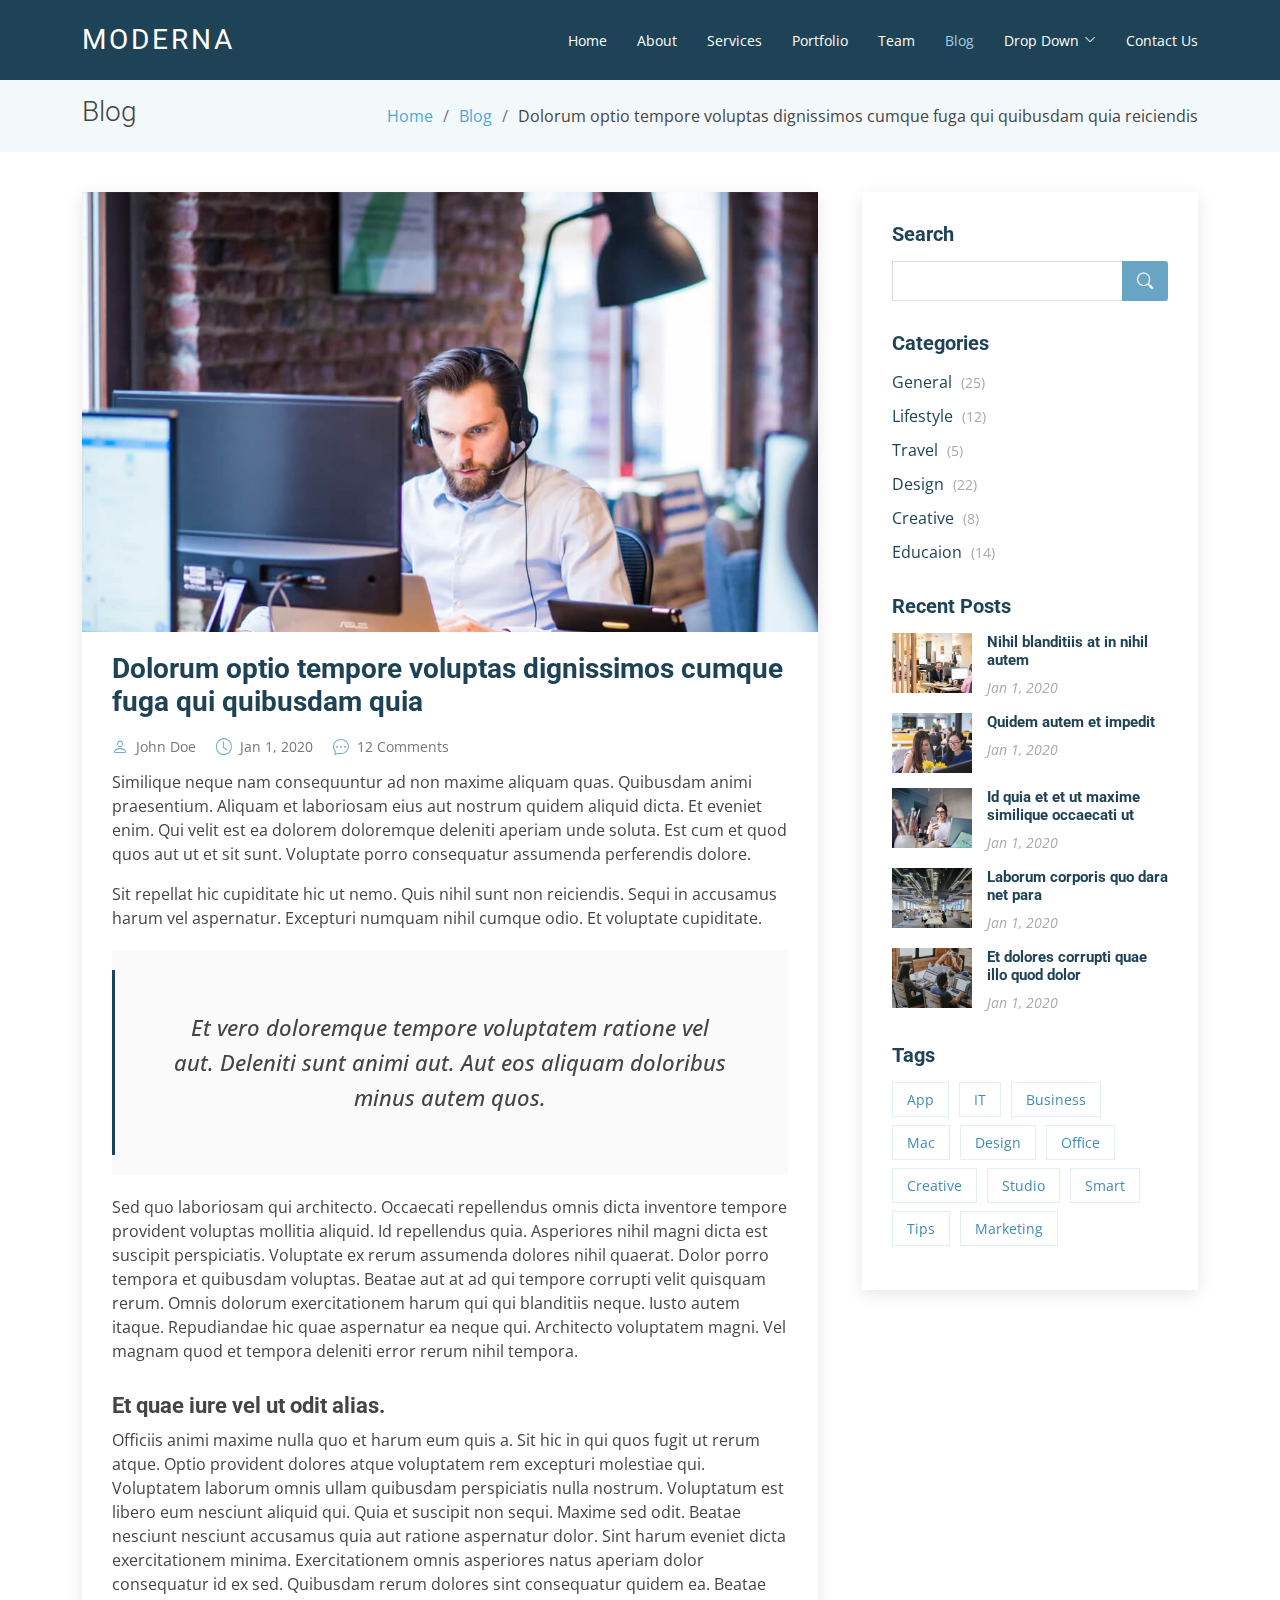
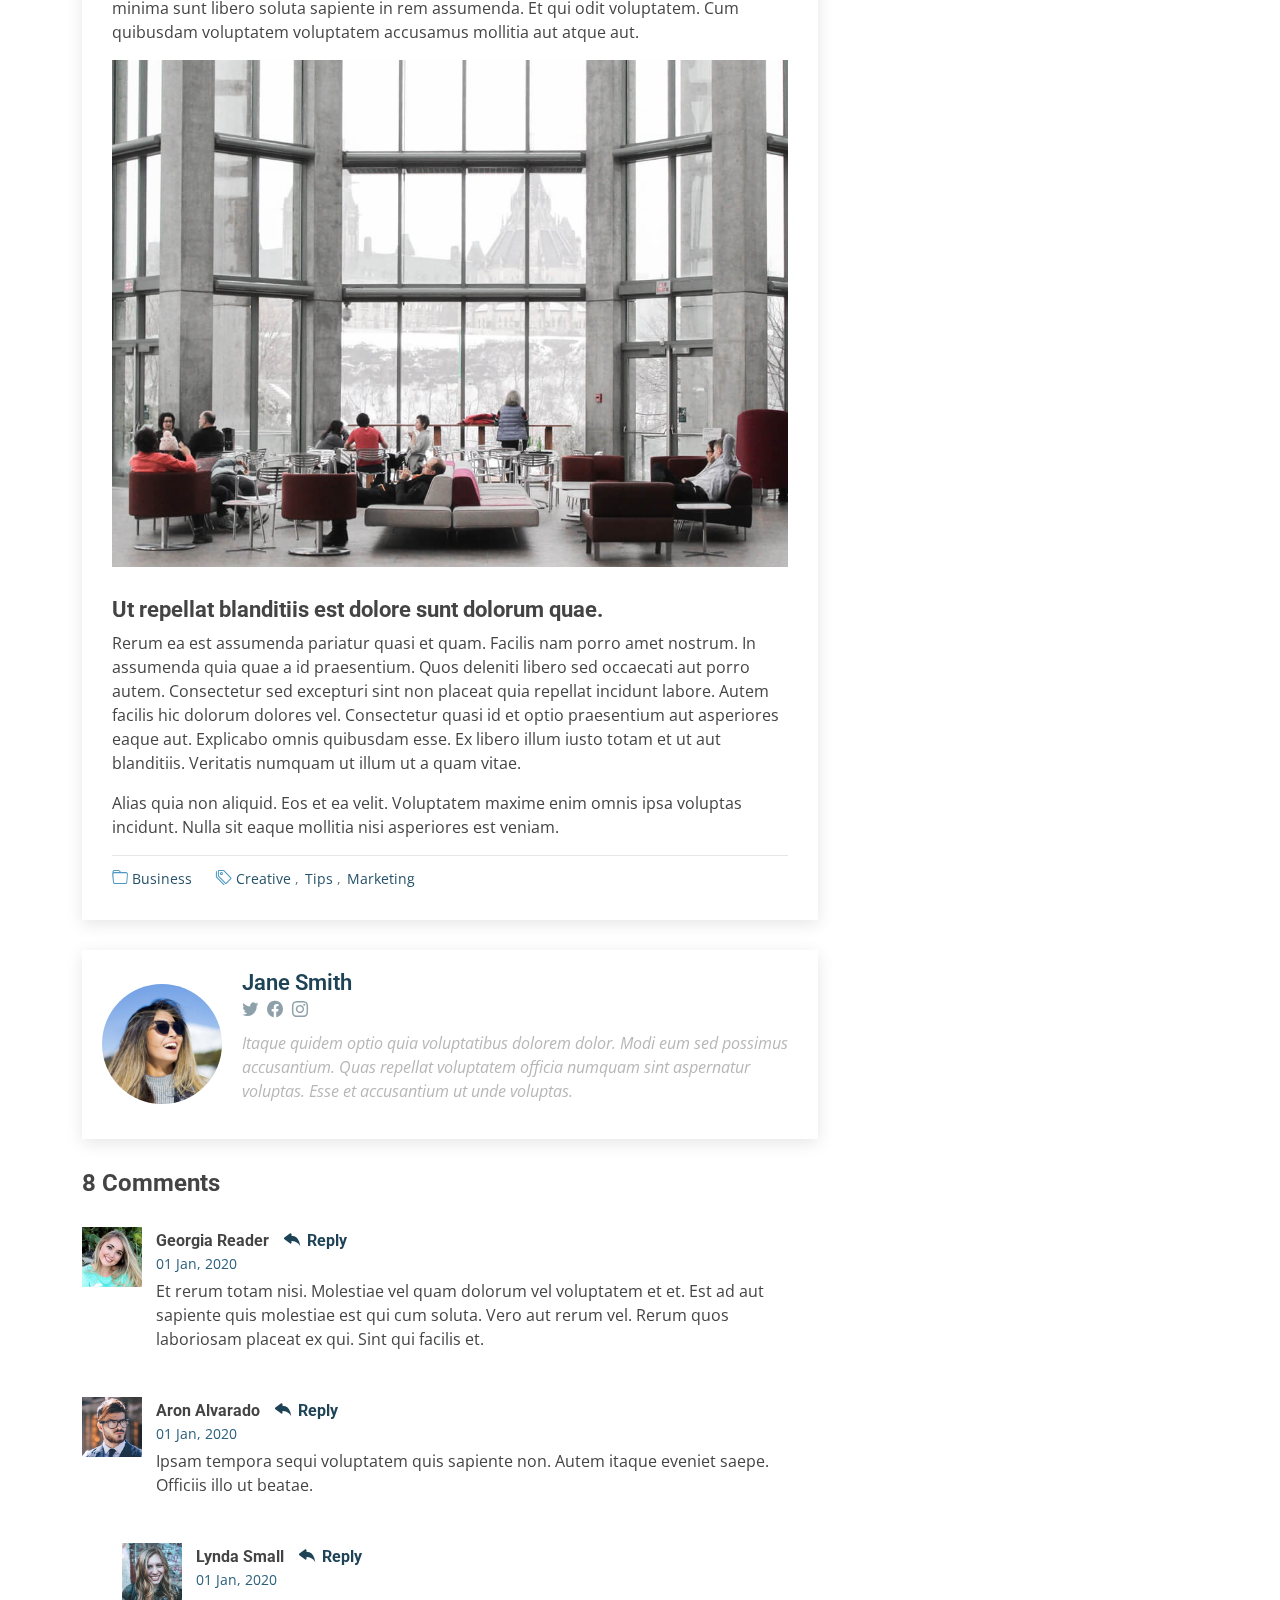
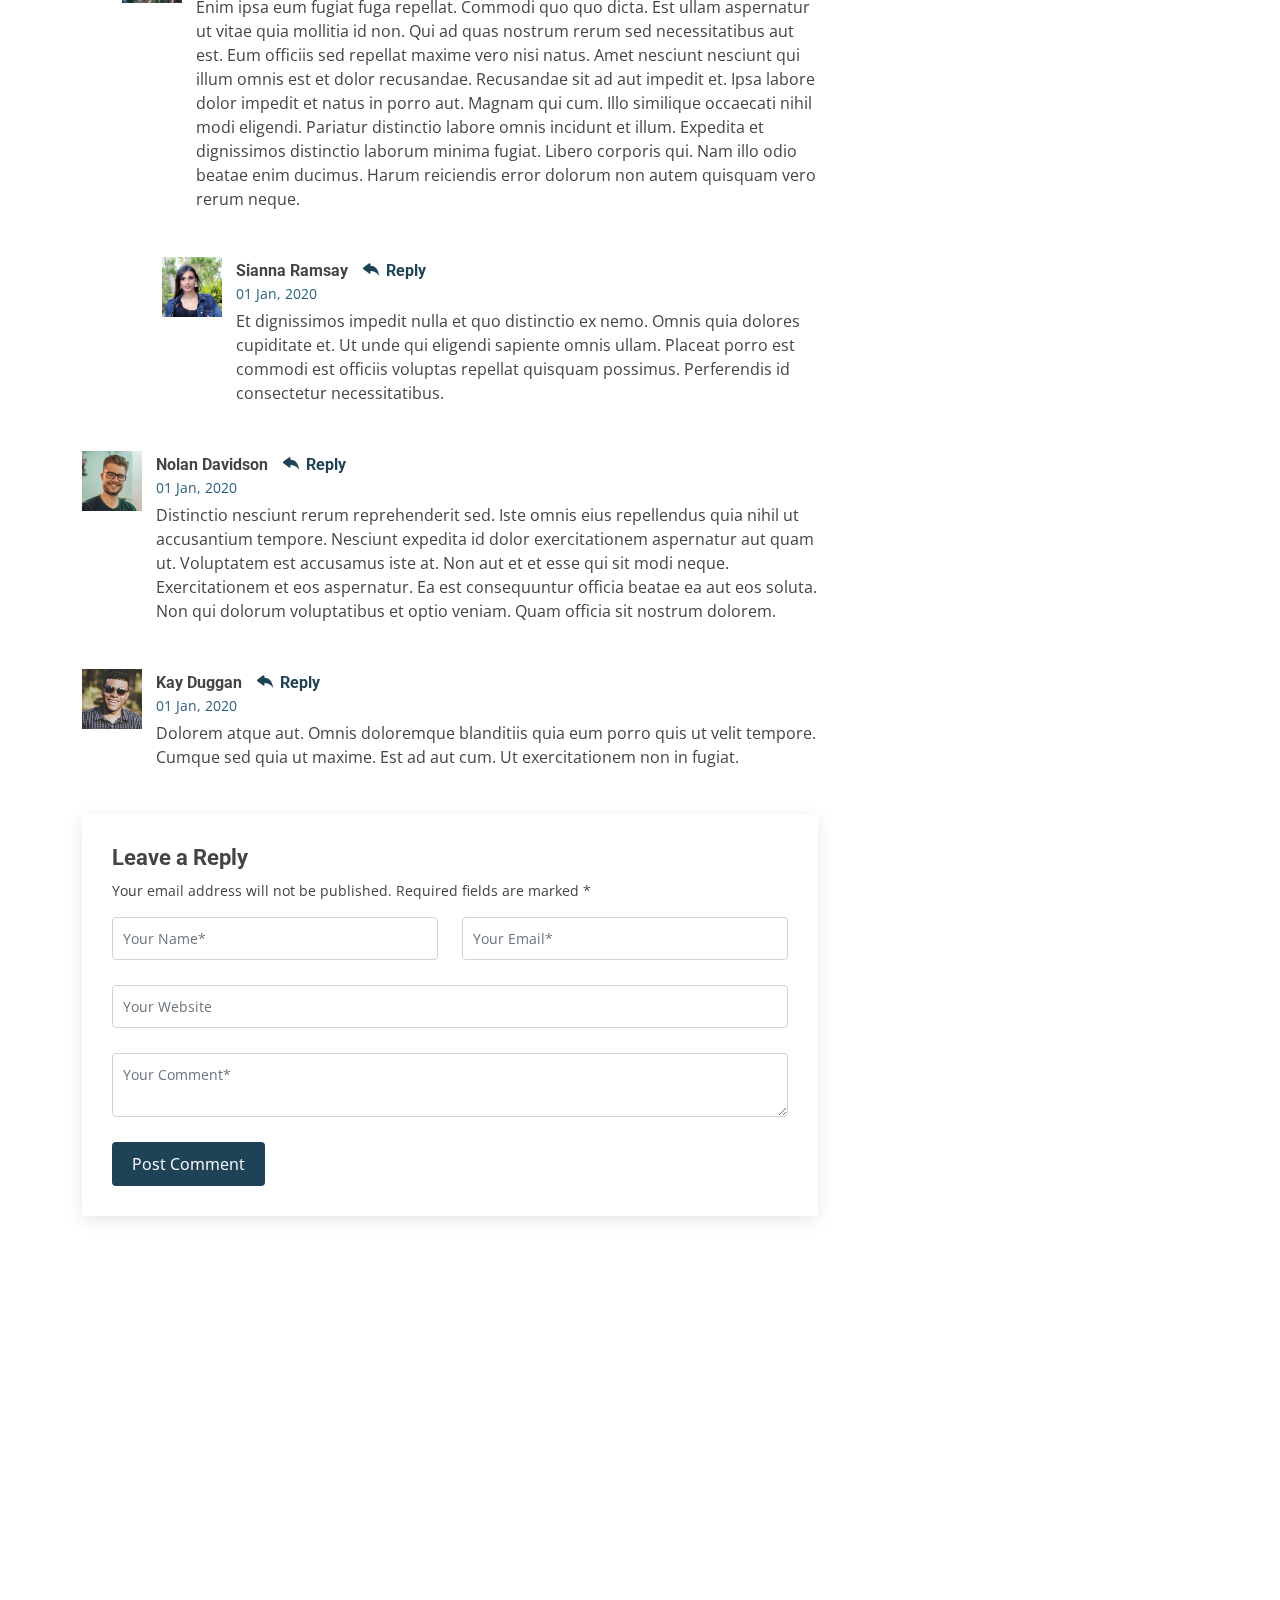
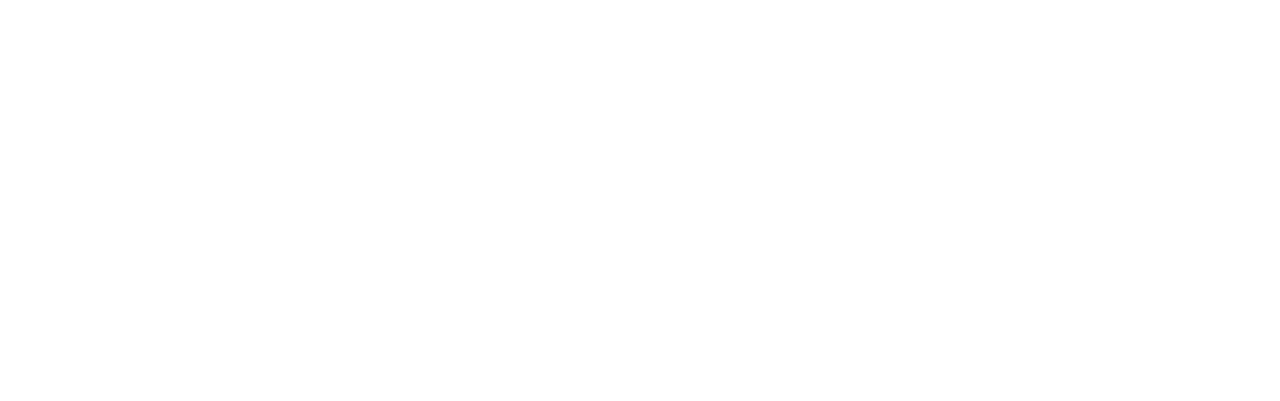
<file: CyberEye/Moderna/blog-single.html>
<!DOCTYPE html>
<html lang="en">

<head>
  <meta charset="utf-8">
  <meta content="width=device-width, initial-scale=1.0" name="viewport">

  <title>Blog Single - Moderna Bootstrap Template</title>
  <meta content="" name="description">
  <meta content="" name="keywords">

  <!-- Favicons -->
  <link href="assets/img/favicon.png" rel="icon">
  <link href="assets/img/apple-touch-icon.png" rel="apple-touch-icon">

  <!-- Google Fonts -->
  <link href="https://fonts.googleapis.com/css?family=Open+Sans:300,300i,400,400i,600,600i,700,700i|Roboto:300,300i,400,400i,500,500i,700,700i&display=swap" rel="stylesheet">

  <!-- Vendor CSS Files -->
  <link href="assets/vendor/animate.css/animate.min.css" rel="stylesheet">
  <link href="assets/vendor/aos/aos.css" rel="stylesheet">
  <link href="assets/vendor/bootstrap/css/bootstrap.min.css" rel="stylesheet">
  <link href="assets/vendor/bootstrap-icons/bootstrap-icons.css" rel="stylesheet">
  <link href="assets/vendor/boxicons/css/boxicons.min.css" rel="stylesheet">
  <link href="assets/vendor/glightbox/css/glightbox.min.css" rel="stylesheet">
  <link href="assets/vendor/swiper/swiper-bundle.min.css" rel="stylesheet">

  <!-- Template Main CSS File -->
  <link href="assets/css/style.css" rel="stylesheet">

  <!-- =======================================================
  * Template Name: Moderna - v4.3.0
  * Template URL: https://bootstrapmade.com/free-bootstrap-template-corporate-moderna/
  * Author: BootstrapMade.com
  * License: https://bootstrapmade.com/license/
  ======================================================== -->
</head>

<body>

  <!-- ======= Header ======= -->
  <header id="header" class="fixed-top d-flex align-items-center ">
    <div class="container d-flex justify-content-between align-items-center">

      <div class="logo">
        <h1 class="text-light"><a href="index.html"><span>Moderna</span></a></h1>
        <!-- Uncomment below if you prefer to use an image logo -->
        <!-- <a href="index.html"><img src="assets/img/logo.png" alt="" class="img-fluid"></a>-->
      </div>

      <nav id="navbar" class="navbar">
        <ul>
          <li><a class="" href="index.html">Home</a></li>
          <li><a href="about.html">About</a></li>
          <li><a href="services.html">Services</a></li>
          <li><a href="portfolio.html">Portfolio</a></li>
          <li><a href="team.html">Team</a></li>
          <li><a class="active" href="blog.html">Blog</a></li>
          <li class="dropdown"><a href="#"><span>Drop Down</span> <i class="bi bi-chevron-down"></i></a>
            <ul>
              <li><a href="#">Drop Down 1</a></li>
              <li class="dropdown"><a href="#"><span>Deep Drop Down</span> <i class="bi bi-chevron-right"></i></a>
                <ul>
                  <li><a href="#">Deep Drop Down 1</a></li>
                  <li><a href="#">Deep Drop Down 2</a></li>
                  <li><a href="#">Deep Drop Down 3</a></li>
                  <li><a href="#">Deep Drop Down 4</a></li>
                  <li><a href="#">Deep Drop Down 5</a></li>
                </ul>
              </li>
              <li><a href="#">Drop Down 2</a></li>
              <li><a href="#">Drop Down 3</a></li>
              <li><a href="#">Drop Down 4</a></li>
            </ul>
          </li>
          <li><a href="contact.html">Contact Us</a></li>
        </ul>
        <i class="bi bi-list mobile-nav-toggle"></i>
      </nav><!-- .navbar -->

    </div>
  </header><!-- End Header -->

  <main id="main">

    <!-- ======= Blog Section ======= -->
    <section class="breadcrumbs">
      <div class="container">

        <div class="d-flex justify-content-between align-items-center">
          <h2>Blog</h2>

          <ol>
            <li><a href="index.html">Home</a></li>
            <li><a href="blog.html">Blog</a></li>
            <li>Dolorum optio tempore voluptas dignissimos cumque fuga qui quibusdam quia reiciendis</li>
          </ol>
        </div>

      </div>
    </section><!-- End Blog Section -->

    <!-- ======= Blog Single Section ======= -->
    <section id="blog" class="blog">
      <div class="container" data-aos="fade-up">

        <div class="row">

          <div class="col-lg-8 entries">

            <article class="entry entry-single">

              <div class="entry-img">
                <img src="assets/img/blog/blog-1.jpg" alt="" class="img-fluid">
              </div>

              <h2 class="entry-title">
                <a href="blog-single.html">Dolorum optio tempore voluptas dignissimos cumque fuga qui quibusdam quia</a>
              </h2>

              <div class="entry-meta">
                <ul>
                  <li class="d-flex align-items-center"><i class="bi bi-person"></i> <a href="blog-single.html">John Doe</a></li>
                  <li class="d-flex align-items-center"><i class="bi bi-clock"></i> <a href="blog-single.html"><time datetime="2020-01-01">Jan 1, 2020</time></a></li>
                  <li class="d-flex align-items-center"><i class="bi bi-chat-dots"></i> <a href="blog-single.html">12 Comments</a></li>
                </ul>
              </div>

              <div class="entry-content">
                <p>
                  Similique neque nam consequuntur ad non maxime aliquam quas. Quibusdam animi praesentium. Aliquam et laboriosam eius aut nostrum quidem aliquid dicta.
                  Et eveniet enim. Qui velit est ea dolorem doloremque deleniti aperiam unde soluta. Est cum et quod quos aut ut et sit sunt. Voluptate porro consequatur assumenda perferendis dolore.
                </p>

                <p>
                  Sit repellat hic cupiditate hic ut nemo. Quis nihil sunt non reiciendis. Sequi in accusamus harum vel aspernatur. Excepturi numquam nihil cumque odio. Et voluptate cupiditate.
                </p>

                <blockquote>
                  <p>
                    Et vero doloremque tempore voluptatem ratione vel aut. Deleniti sunt animi aut. Aut eos aliquam doloribus minus autem quos.
                  </p>
                </blockquote>

                <p>
                  Sed quo laboriosam qui architecto. Occaecati repellendus omnis dicta inventore tempore provident voluptas mollitia aliquid. Id repellendus quia. Asperiores nihil magni dicta est suscipit perspiciatis. Voluptate ex rerum assumenda dolores nihil quaerat.
                  Dolor porro tempora et quibusdam voluptas. Beatae aut at ad qui tempore corrupti velit quisquam rerum. Omnis dolorum exercitationem harum qui qui blanditiis neque.
                  Iusto autem itaque. Repudiandae hic quae aspernatur ea neque qui. Architecto voluptatem magni. Vel magnam quod et tempora deleniti error rerum nihil tempora.
                </p>

                <h3>Et quae iure vel ut odit alias.</h3>
                <p>
                  Officiis animi maxime nulla quo et harum eum quis a. Sit hic in qui quos fugit ut rerum atque. Optio provident dolores atque voluptatem rem excepturi molestiae qui. Voluptatem laborum omnis ullam quibusdam perspiciatis nulla nostrum. Voluptatum est libero eum nesciunt aliquid qui.
                  Quia et suscipit non sequi. Maxime sed odit. Beatae nesciunt nesciunt accusamus quia aut ratione aspernatur dolor. Sint harum eveniet dicta exercitationem minima. Exercitationem omnis asperiores natus aperiam dolor consequatur id ex sed. Quibusdam rerum dolores sint consequatur quidem ea.
                  Beatae minima sunt libero soluta sapiente in rem assumenda. Et qui odit voluptatem. Cum quibusdam voluptatem voluptatem accusamus mollitia aut atque aut.
                </p>
                <img src="assets/img/blog/blog-inside-post.jpg" class="img-fluid" alt="">

                <h3>Ut repellat blanditiis est dolore sunt dolorum quae.</h3>
                <p>
                  Rerum ea est assumenda pariatur quasi et quam. Facilis nam porro amet nostrum. In assumenda quia quae a id praesentium. Quos deleniti libero sed occaecati aut porro autem. Consectetur sed excepturi sint non placeat quia repellat incidunt labore. Autem facilis hic dolorum dolores vel.
                  Consectetur quasi id et optio praesentium aut asperiores eaque aut. Explicabo omnis quibusdam esse. Ex libero illum iusto totam et ut aut blanditiis. Veritatis numquam ut illum ut a quam vitae.
                </p>
                <p>
                  Alias quia non aliquid. Eos et ea velit. Voluptatem maxime enim omnis ipsa voluptas incidunt. Nulla sit eaque mollitia nisi asperiores est veniam.
                </p>

              </div>

              <div class="entry-footer">
                <i class="bi bi-folder"></i>
                <ul class="cats">
                  <li><a href="#">Business</a></li>
                </ul>

                <i class="bi bi-tags"></i>
                <ul class="tags">
                  <li><a href="#">Creative</a></li>
                  <li><a href="#">Tips</a></li>
                  <li><a href="#">Marketing</a></li>
                </ul>
              </div>

            </article><!-- End blog entry -->

            <div class="blog-author d-flex align-items-center">
              <img src="assets/img/blog/blog-author.jpg" class="rounded-circle float-left" alt="">
              <div>
                <h4>Jane Smith</h4>
                <div class="social-links">
                  <a href="https://twitters.com/#"><i class="bi bi-twitter"></i></a>
                  <a href="https://facebook.com/#"><i class="bi bi-facebook"></i></a>
                  <a href="https://instagram.com/#"><i class="biu bi-instagram"></i></a>
                </div>
                <p>
                  Itaque quidem optio quia voluptatibus dolorem dolor. Modi eum sed possimus accusantium. Quas repellat voluptatem officia numquam sint aspernatur voluptas. Esse et accusantium ut unde voluptas.
                </p>
              </div>
            </div><!-- End blog author bio -->

            <div class="blog-comments">

              <h4 class="comments-count">8 Comments</h4>

              <div id="comment-1" class="comment">
                <div class="d-flex">
                  <div class="comment-img"><img src="assets/img/blog/comments-1.jpg" alt=""></div>
                  <div>
                    <h5><a href="">Georgia Reader</a> <a href="#" class="reply"><i class="bi bi-reply-fill"></i> Reply</a></h5>
                    <time datetime="2020-01-01">01 Jan, 2020</time>
                    <p>
                      Et rerum totam nisi. Molestiae vel quam dolorum vel voluptatem et et. Est ad aut sapiente quis molestiae est qui cum soluta.
                      Vero aut rerum vel. Rerum quos laboriosam placeat ex qui. Sint qui facilis et.
                    </p>
                  </div>
                </div>
              </div><!-- End comment #1 -->

              <div id="comment-2" class="comment">
                <div class="d-flex">
                  <div class="comment-img"><img src="assets/img/blog/comments-2.jpg" alt=""></div>
                  <div>
                    <h5><a href="">Aron Alvarado</a> <a href="#" class="reply"><i class="bi bi-reply-fill"></i> Reply</a></h5>
                    <time datetime="2020-01-01">01 Jan, 2020</time>
                    <p>
                      Ipsam tempora sequi voluptatem quis sapiente non. Autem itaque eveniet saepe. Officiis illo ut beatae.
                    </p>
                  </div>
                </div>

                <div id="comment-reply-1" class="comment comment-reply">
                  <div class="d-flex">
                    <div class="comment-img"><img src="assets/img/blog/comments-3.jpg" alt=""></div>
                    <div>
                      <h5><a href="">Lynda Small</a> <a href="#" class="reply"><i class="bi bi-reply-fill"></i> Reply</a></h5>
                      <time datetime="2020-01-01">01 Jan, 2020</time>
                      <p>
                        Enim ipsa eum fugiat fuga repellat. Commodi quo quo dicta. Est ullam aspernatur ut vitae quia mollitia id non. Qui ad quas nostrum rerum sed necessitatibus aut est. Eum officiis sed repellat maxime vero nisi natus. Amet nesciunt nesciunt qui illum omnis est et dolor recusandae.

                        Recusandae sit ad aut impedit et. Ipsa labore dolor impedit et natus in porro aut. Magnam qui cum. Illo similique occaecati nihil modi eligendi. Pariatur distinctio labore omnis incidunt et illum. Expedita et dignissimos distinctio laborum minima fugiat.

                        Libero corporis qui. Nam illo odio beatae enim ducimus. Harum reiciendis error dolorum non autem quisquam vero rerum neque.
                      </p>
                    </div>
                  </div>

                  <div id="comment-reply-2" class="comment comment-reply">
                    <div class="d-flex">
                      <div class="comment-img"><img src="assets/img/blog/comments-4.jpg" alt=""></div>
                      <div>
                        <h5><a href="">Sianna Ramsay</a> <a href="#" class="reply"><i class="bi bi-reply-fill"></i> Reply</a></h5>
                        <time datetime="2020-01-01">01 Jan, 2020</time>
                        <p>
                          Et dignissimos impedit nulla et quo distinctio ex nemo. Omnis quia dolores cupiditate et. Ut unde qui eligendi sapiente omnis ullam. Placeat porro est commodi est officiis voluptas repellat quisquam possimus. Perferendis id consectetur necessitatibus.
                        </p>
                      </div>
                    </div>

                  </div><!-- End comment reply #2-->

                </div><!-- End comment reply #1-->

              </div><!-- End comment #2-->

              <div id="comment-3" class="comment">
                <div class="d-flex">
                  <div class="comment-img"><img src="assets/img/blog/comments-5.jpg" alt=""></div>
                  <div>
                    <h5><a href="">Nolan Davidson</a> <a href="#" class="reply"><i class="bi bi-reply-fill"></i> Reply</a></h5>
                    <time datetime="2020-01-01">01 Jan, 2020</time>
                    <p>
                      Distinctio nesciunt rerum reprehenderit sed. Iste omnis eius repellendus quia nihil ut accusantium tempore. Nesciunt expedita id dolor exercitationem aspernatur aut quam ut. Voluptatem est accusamus iste at.
                      Non aut et et esse qui sit modi neque. Exercitationem et eos aspernatur. Ea est consequuntur officia beatae ea aut eos soluta. Non qui dolorum voluptatibus et optio veniam. Quam officia sit nostrum dolorem.
                    </p>
                  </div>
                </div>

              </div><!-- End comment #3 -->

              <div id="comment-4" class="comment">
                <div class="d-flex">
                  <div class="comment-img"><img src="assets/img/blog/comments-6.jpg" alt=""></div>
                  <div>
                    <h5><a href="">Kay Duggan</a> <a href="#" class="reply"><i class="bi bi-reply-fill"></i> Reply</a></h5>
                    <time datetime="2020-01-01">01 Jan, 2020</time>
                    <p>
                      Dolorem atque aut. Omnis doloremque blanditiis quia eum porro quis ut velit tempore. Cumque sed quia ut maxime. Est ad aut cum. Ut exercitationem non in fugiat.
                    </p>
                  </div>
                </div>

              </div><!-- End comment #4 -->

              <div class="reply-form">
                <h4>Leave a Reply</h4>
                <p>Your email address will not be published. Required fields are marked * </p>
                <form action="">
                  <div class="row">
                    <div class="col-md-6 form-group">
                      <input name="name" type="text" class="form-control" placeholder="Your Name*">
                    </div>
                    <div class="col-md-6 form-group">
                      <input name="email" type="text" class="form-control" placeholder="Your Email*">
                    </div>
                  </div>
                  <div class="row">
                    <div class="col form-group">
                      <input name="website" type="text" class="form-control" placeholder="Your Website">
                    </div>
                  </div>
                  <div class="row">
                    <div class="col form-group">
                      <textarea name="comment" class="form-control" placeholder="Your Comment*"></textarea>
                    </div>
                  </div>
                  <button type="submit" class="btn btn-primary">Post Comment</button>

                </form>

              </div>

            </div><!-- End blog comments -->

          </div><!-- End blog entries list -->

          <div class="col-lg-4">

            <div class="sidebar">

              <h3 class="sidebar-title">Search</h3>
              <div class="sidebar-item search-form">
                <form action="">
                  <input type="text">
                  <button type="submit"><i class="bi bi-search"></i></button>
                </form>
              </div><!-- End sidebar search formn-->

              <h3 class="sidebar-title">Categories</h3>
              <div class="sidebar-item categories">
                <ul>
                  <li><a href="#">General <span>(25)</span></a></li>
                  <li><a href="#">Lifestyle <span>(12)</span></a></li>
                  <li><a href="#">Travel <span>(5)</span></a></li>
                  <li><a href="#">Design <span>(22)</span></a></li>
                  <li><a href="#">Creative <span>(8)</span></a></li>
                  <li><a href="#">Educaion <span>(14)</span></a></li>
                </ul>
              </div><!-- End sidebar categories-->

              <h3 class="sidebar-title">Recent Posts</h3>
              <div class="sidebar-item recent-posts">
                <div class="post-item clearfix">
                  <img src="assets/img/blog/blog-recent-1.jpg" alt="">
                  <h4><a href="blog-single.html">Nihil blanditiis at in nihil autem</a></h4>
                  <time datetime="2020-01-01">Jan 1, 2020</time>
                </div>

                <div class="post-item clearfix">
                  <img src="assets/img/blog/blog-recent-2.jpg" alt="">
                  <h4><a href="blog-single.html">Quidem autem et impedit</a></h4>
                  <time datetime="2020-01-01">Jan 1, 2020</time>
                </div>

                <div class="post-item clearfix">
                  <img src="assets/img/blog/blog-recent-3.jpg" alt="">
                  <h4><a href="blog-single.html">Id quia et et ut maxime similique occaecati ut</a></h4>
                  <time datetime="2020-01-01">Jan 1, 2020</time>
                </div>

                <div class="post-item clearfix">
                  <img src="assets/img/blog/blog-recent-4.jpg" alt="">
                  <h4><a href="blog-single.html">Laborum corporis quo dara net para</a></h4>
                  <time datetime="2020-01-01">Jan 1, 2020</time>
                </div>

                <div class="post-item clearfix">
                  <img src="assets/img/blog/blog-recent-5.jpg" alt="">
                  <h4><a href="blog-single.html">Et dolores corrupti quae illo quod dolor</a></h4>
                  <time datetime="2020-01-01">Jan 1, 2020</time>
                </div>

              </div><!-- End sidebar recent posts-->

              <h3 class="sidebar-title">Tags</h3>
              <div class="sidebar-item tags">
                <ul>
                  <li><a href="#">App</a></li>
                  <li><a href="#">IT</a></li>
                  <li><a href="#">Business</a></li>
                  <li><a href="#">Mac</a></li>
                  <li><a href="#">Design</a></li>
                  <li><a href="#">Office</a></li>
                  <li><a href="#">Creative</a></li>
                  <li><a href="#">Studio</a></li>
                  <li><a href="#">Smart</a></li>
                  <li><a href="#">Tips</a></li>
                  <li><a href="#">Marketing</a></li>
                </ul>
              </div><!-- End sidebar tags-->

            </div><!-- End sidebar -->

          </div><!-- End blog sidebar -->

        </div>

      </div>
    </section><!-- End Blog Single Section -->

  </main><!-- End #main -->

  <!-- ======= Footer ======= -->
  <footer id="footer" data-aos="fade-up" data-aos-easing="ease-in-out" data-aos-duration="500">

    <div class="footer-newsletter">
      <div class="container">
        <div class="row">
          <div class="col-lg-6">
            <h4>Our Newsletter</h4>
            <p>Tamen quem nulla quae legam multos aute sint culpa legam noster magna</p>
          </div>
          <div class="col-lg-6">
            <form action="" method="post">
              <input type="email" name="email"><input type="submit" value="Subscribe">
            </form>
          </div>
        </div>
      </div>
    </div>

    <div class="footer-top">
      <div class="container">
        <div class="row">

          <div class="col-lg-3 col-md-6 footer-links">
            <h4>Useful Links</h4>
            <ul>
              <li><i class="bx bx-chevron-right"></i> <a href="#">Home</a></li>
              <li><i class="bx bx-chevron-right"></i> <a href="#">About us</a></li>
              <li><i class="bx bx-chevron-right"></i> <a href="#">Services</a></li>
              <li><i class="bx bx-chevron-right"></i> <a href="#">Terms of service</a></li>
              <li><i class="bx bx-chevron-right"></i> <a href="#">Privacy policy</a></li>
            </ul>
          </div>

          <div class="col-lg-3 col-md-6 footer-links">
            <h4>Our Services</h4>
            <ul>
              <li><i class="bx bx-chevron-right"></i> <a href="#">Web Design</a></li>
              <li><i class="bx bx-chevron-right"></i> <a href="#">Web Development</a></li>
              <li><i class="bx bx-chevron-right"></i> <a href="#">Product Management</a></li>
              <li><i class="bx bx-chevron-right"></i> <a href="#">Marketing</a></li>
              <li><i class="bx bx-chevron-right"></i> <a href="#">Graphic Design</a></li>
            </ul>
          </div>

          <div class="col-lg-3 col-md-6 footer-contact">
            <h4>Contact Us</h4>
            <p>
              A108 Adam Street <br>
              New York, NY 535022<br>
              United States <br><br>
              <strong>Phone:</strong> +1 5589 55488 55<br>
              <strong>Email:</strong> info@example.com<br>
            </p>

          </div>

          <div class="col-lg-3 col-md-6 footer-info">
            <h3>About Moderna</h3>
            <p>Cras fermentum odio eu feugiat lide par naso tierra. Justo eget nada terra videa magna derita valies darta donna mare fermentum iaculis eu non diam phasellus.</p>
            <div class="social-links mt-3">
              <a href="#" class="twitter"><i class="bx bxl-twitter"></i></a>
              <a href="#" class="facebook"><i class="bx bxl-facebook"></i></a>
              <a href="#" class="instagram"><i class="bx bxl-instagram"></i></a>
              <a href="#" class="linkedin"><i class="bx bxl-linkedin"></i></a>
            </div>
          </div>

        </div>
      </div>
    </div>

    <div class="container">
      <div class="copyright">
        &copy; Copyright <strong><span>Moderna</span></strong>. All Rights Reserved
      </div>
      <div class="credits">
        <!-- All the links in the footer should remain intact. -->
        <!-- You can delete the links only if you purchased the pro version. -->
        <!-- Licensing information: https://bootstrapmade.com/license/ -->
        <!-- Purchase the pro version with working PHP/AJAX contact form: https://bootstrapmade.com/free-bootstrap-template-corporate-moderna/ -->
        Designed by <a href="https://bootstrapmade.com/">BootstrapMade</a>
      </div>
    </div>
  </footer><!-- End Footer -->

  <a href="#" class="back-to-top d-flex align-items-center justify-content-center"><i class="bi bi-arrow-up-short"></i></a>

  <!-- Vendor JS Files -->
  <script src="assets/vendor/aos/aos.js"></script>
  <script src="assets/vendor/bootstrap/js/bootstrap.bundle.min.js"></script>
  <script src="assets/vendor/glightbox/js/glightbox.min.js"></script>
  <script src="assets/vendor/isotope-layout/isotope.pkgd.min.js"></script>
  <script src="assets/vendor/php-email-form/validate.js"></script>
  <script src="assets/vendor/purecounter/purecounter.js"></script>
  <script src="assets/vendor/swiper/swiper-bundle.min.js"></script>
  <script src="assets/vendor/waypoints/noframework.waypoints.js"></script>

  <!-- Template Main JS File -->
  <script src="assets/js/main.js"></script>

</body>

</html>
</file>
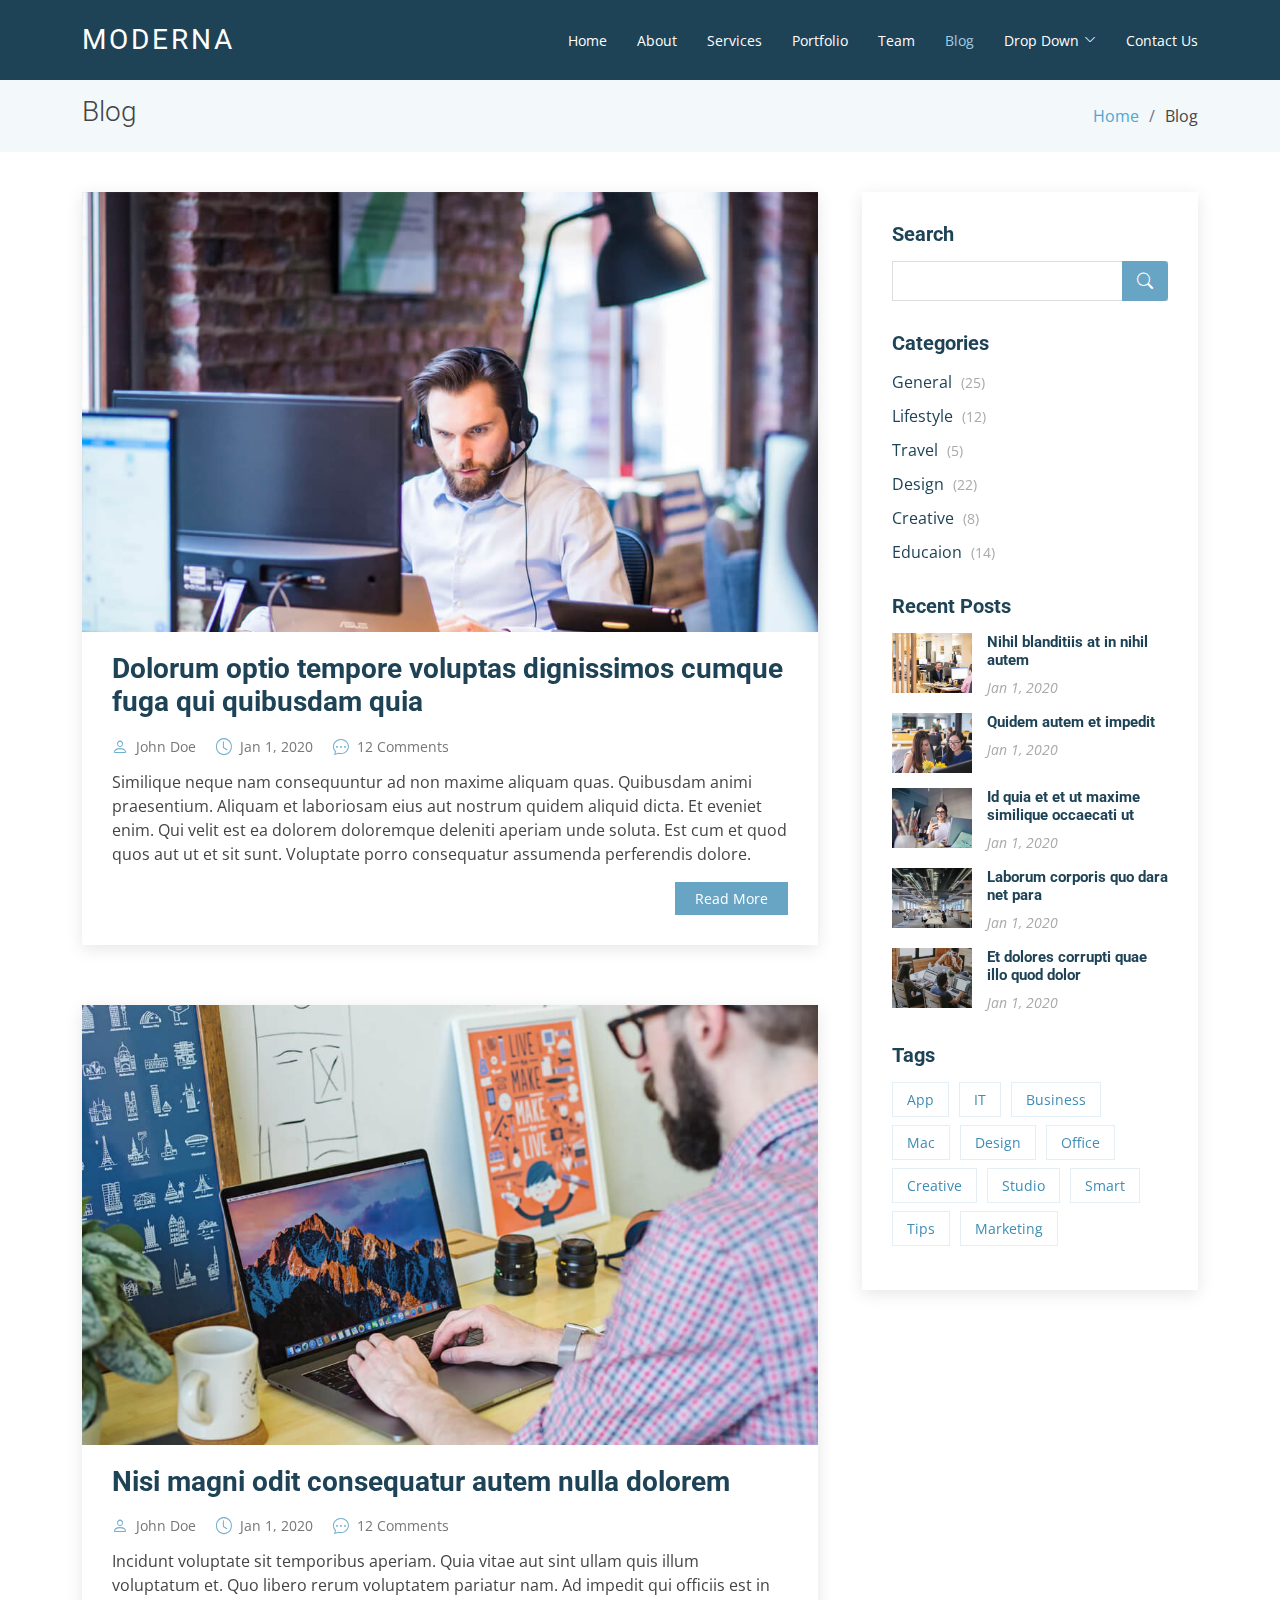
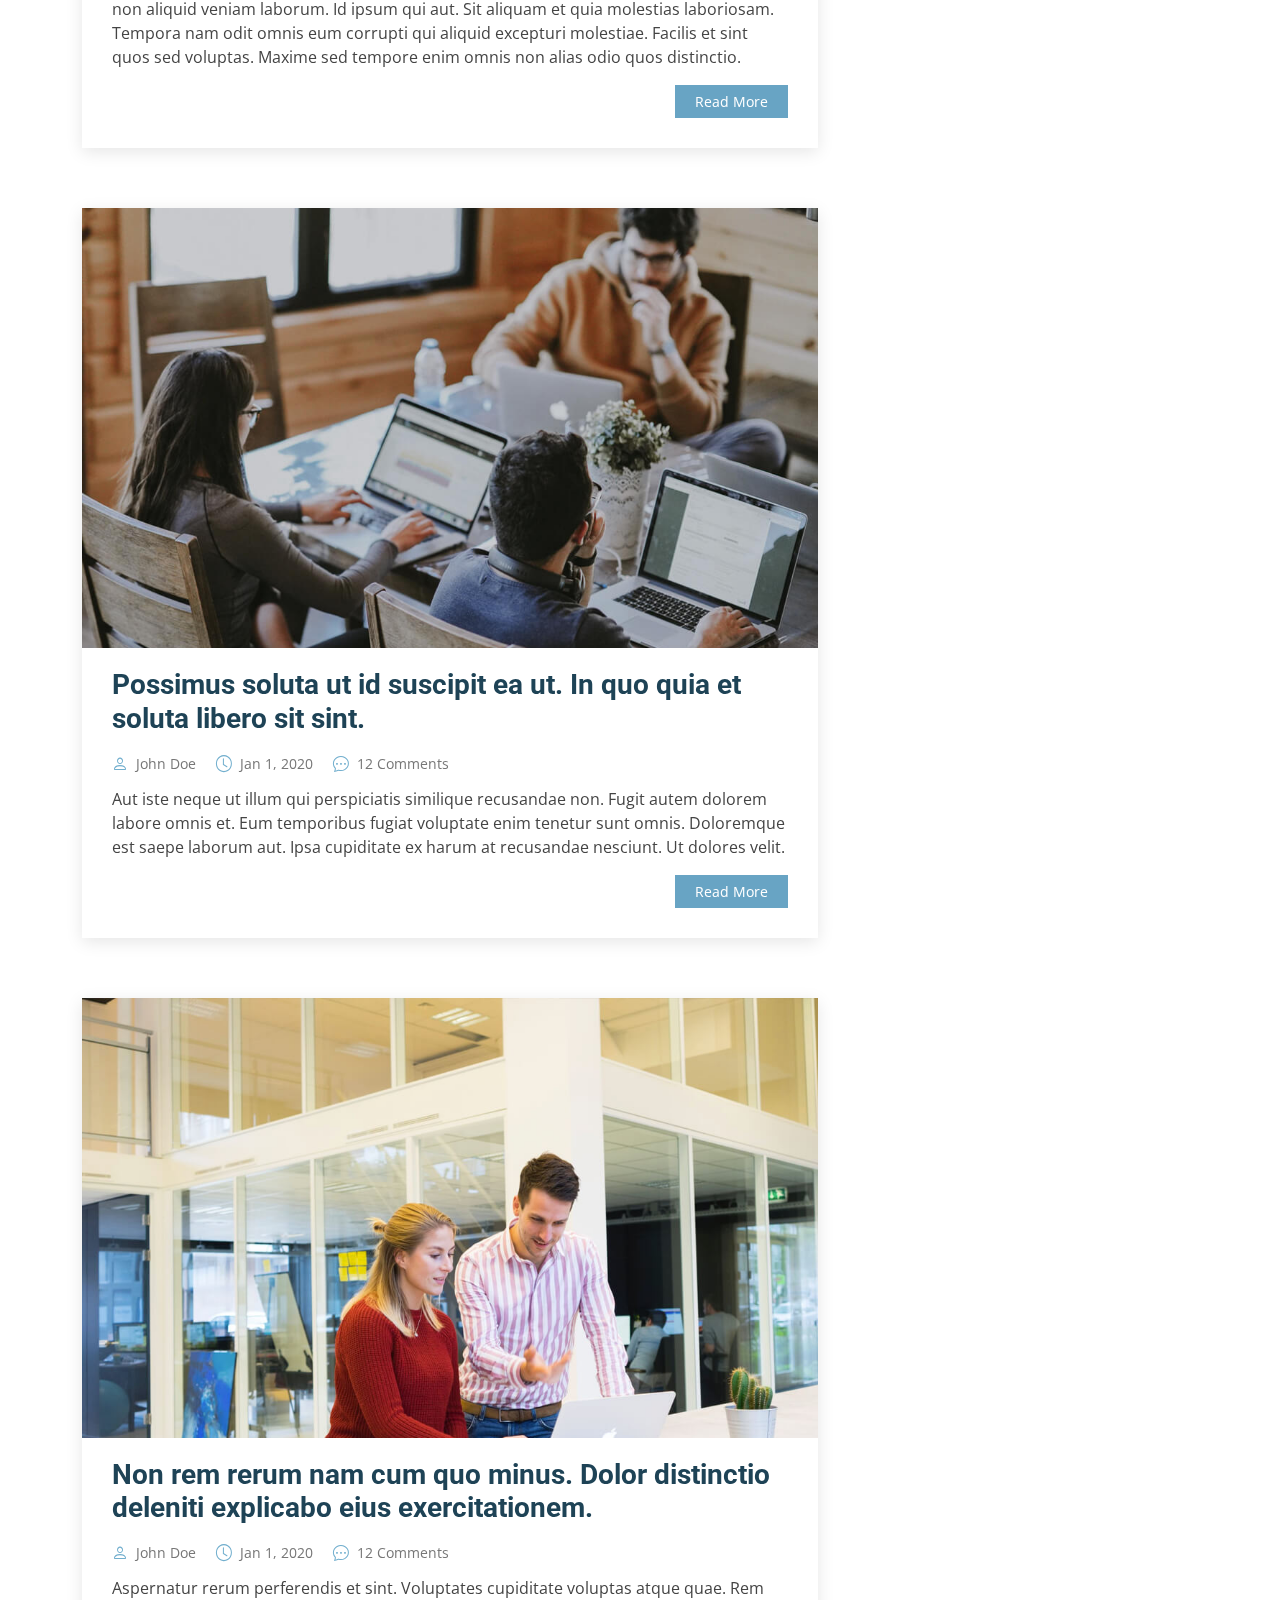
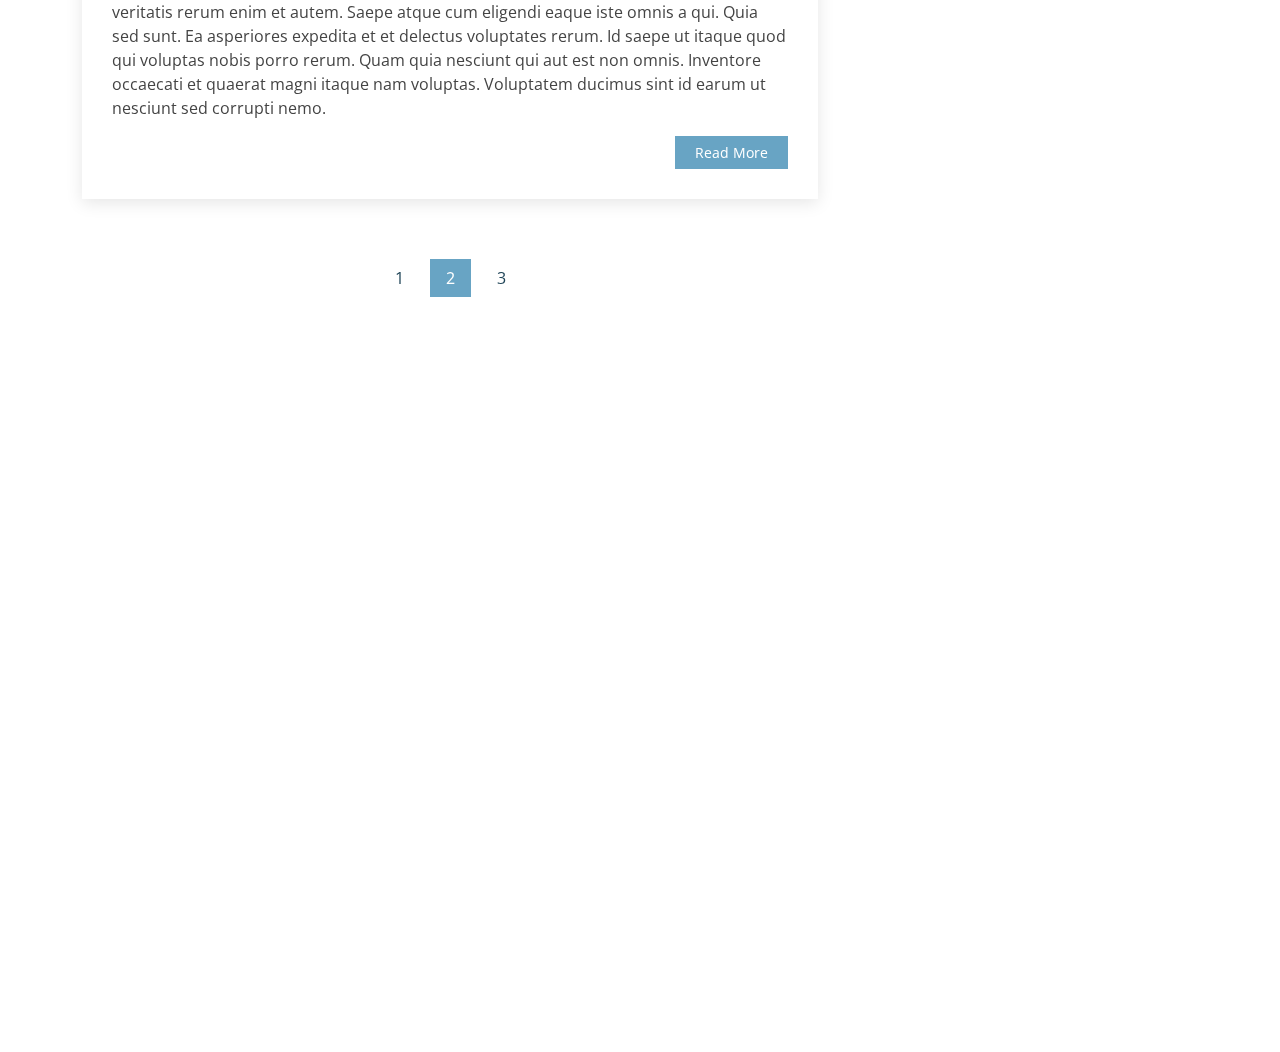
<file: CyberEye/Moderna/blog.html>
<!DOCTYPE html>
<html lang="en">

<head>
  <meta charset="utf-8">
  <meta content="width=device-width, initial-scale=1.0" name="viewport">

  <title>Blog - Moderna Bootstrap Template</title>
  <meta content="" name="description">
  <meta content="" name="keywords">

  <!-- Favicons -->
  <link href="assets/img/favicon.png" rel="icon">
  <link href="assets/img/apple-touch-icon.png" rel="apple-touch-icon">

  <!-- Google Fonts -->
  <link href="https://fonts.googleapis.com/css?family=Open+Sans:300,300i,400,400i,600,600i,700,700i|Roboto:300,300i,400,400i,500,500i,700,700i&display=swap" rel="stylesheet">

  <!-- Vendor CSS Files -->
  <link href="assets/vendor/animate.css/animate.min.css" rel="stylesheet">
  <link href="assets/vendor/aos/aos.css" rel="stylesheet">
  <link href="assets/vendor/bootstrap/css/bootstrap.min.css" rel="stylesheet">
  <link href="assets/vendor/bootstrap-icons/bootstrap-icons.css" rel="stylesheet">
  <link href="assets/vendor/boxicons/css/boxicons.min.css" rel="stylesheet">
  <link href="assets/vendor/glightbox/css/glightbox.min.css" rel="stylesheet">
  <link href="assets/vendor/swiper/swiper-bundle.min.css" rel="stylesheet">

  <!-- Template Main CSS File -->
  <link href="assets/css/style.css" rel="stylesheet">

  <!-- =======================================================
  * Template Name: Moderna - v4.3.0
  * Template URL: https://bootstrapmade.com/free-bootstrap-template-corporate-moderna/
  * Author: BootstrapMade.com
  * License: https://bootstrapmade.com/license/
  ======================================================== -->
</head>

<body>

  <!-- ======= Header ======= -->
  <header id="header" class="fixed-top d-flex align-items-center ">
    <div class="container d-flex justify-content-between align-items-center">

      <div class="logo">
        <h1 class="text-light"><a href="index.html"><span>Moderna</span></a></h1>
        <!-- Uncomment below if you prefer to use an image logo -->
        <!-- <a href="index.html"><img src="assets/img/logo.png" alt="" class="img-fluid"></a>-->
      </div>

      <nav id="navbar" class="navbar">
        <ul>
          <li><a class="" href="index.html">Home</a></li>
          <li><a href="about.html">About</a></li>
          <li><a href="services.html">Services</a></li>
          <li><a href="portfolio.html">Portfolio</a></li>
          <li><a href="team.html">Team</a></li>
          <li><a class="active" href="blog.html">Blog</a></li>
          <li class="dropdown"><a href="#"><span>Drop Down</span> <i class="bi bi-chevron-down"></i></a>
            <ul>
              <li><a href="#">Drop Down 1</a></li>
              <li class="dropdown"><a href="#"><span>Deep Drop Down</span> <i class="bi bi-chevron-right"></i></a>
                <ul>
                  <li><a href="#">Deep Drop Down 1</a></li>
                  <li><a href="#">Deep Drop Down 2</a></li>
                  <li><a href="#">Deep Drop Down 3</a></li>
                  <li><a href="#">Deep Drop Down 4</a></li>
                  <li><a href="#">Deep Drop Down 5</a></li>
                </ul>
              </li>
              <li><a href="#">Drop Down 2</a></li>
              <li><a href="#">Drop Down 3</a></li>
              <li><a href="#">Drop Down 4</a></li>
            </ul>
          </li>
          <li><a href="contact.html">Contact Us</a></li>
        </ul>
        <i class="bi bi-list mobile-nav-toggle"></i>
      </nav><!-- .navbar -->

    </div>
  </header><!-- End Header -->

  <main id="main">

    <!-- ======= Blog Section ======= -->
    <section class="breadcrumbs">
      <div class="container">

        <div class="d-flex justify-content-between align-items-center">
          <h2>Blog</h2>

          <ol>
            <li><a href="index.html">Home</a></li>
            <li>Blog</li>
          </ol>
        </div>

      </div>
    </section><!-- End Blog Section -->

    <!-- ======= Blog Section ======= -->
    <section id="blog" class="blog">
      <div class="container" data-aos="fade-up">

        <div class="row">

          <div class="col-lg-8 entries">

            <article class="entry">

              <div class="entry-img">
                <img src="assets/img/blog/blog-1.jpg" alt="" class="img-fluid">
              </div>

              <h2 class="entry-title">
                <a href="blog-single.html">Dolorum optio tempore voluptas dignissimos cumque fuga qui quibusdam quia</a>
              </h2>

              <div class="entry-meta">
                <ul>
                  <li class="d-flex align-items-center"><i class="bi bi-person"></i> <a href="blog-single.html">John Doe</a></li>
                  <li class="d-flex align-items-center"><i class="bi bi-clock"></i> <a href="blog-single.html"><time datetime="2020-01-01">Jan 1, 2020</time></a></li>
                  <li class="d-flex align-items-center"><i class="bi bi-chat-dots"></i> <a href="blog-single.html">12 Comments</a></li>
                </ul>
              </div>

              <div class="entry-content">
                <p>
                  Similique neque nam consequuntur ad non maxime aliquam quas. Quibusdam animi praesentium. Aliquam et laboriosam eius aut nostrum quidem aliquid dicta.
                  Et eveniet enim. Qui velit est ea dolorem doloremque deleniti aperiam unde soluta. Est cum et quod quos aut ut et sit sunt. Voluptate porro consequatur assumenda perferendis dolore.
                </p>
                <div class="read-more">
                  <a href="blog-single.html">Read More</a>
                </div>
              </div>

            </article><!-- End blog entry -->

            <article class="entry">

              <div class="entry-img">
                <img src="assets/img/blog/blog-2.jpg" alt="" class="img-fluid">
              </div>

              <h2 class="entry-title">
                <a href="blog-single.html">Nisi magni odit consequatur autem nulla dolorem</a>
              </h2>

              <div class="entry-meta">
                <ul>
                  <li class="d-flex align-items-center"><i class="bi bi-person"></i> <a href="blog-single.html">John Doe</a></li>
                  <li class="d-flex align-items-center"><i class="bi bi-clock"></i> <a href="blog-single.html"><time datetime="2020-01-01">Jan 1, 2020</time></a></li>
                  <li class="d-flex align-items-center"><i class="bi bi-chat-dots"></i> <a href="blog-single.html">12 Comments</a></li>
                </ul>
              </div>

              <div class="entry-content">
                <p>
                  Incidunt voluptate sit temporibus aperiam. Quia vitae aut sint ullam quis illum voluptatum et. Quo libero rerum voluptatem pariatur nam.
                  Ad impedit qui officiis est in non aliquid veniam laborum. Id ipsum qui aut. Sit aliquam et quia molestias laboriosam. Tempora nam odit omnis eum corrupti qui aliquid excepturi molestiae. Facilis et sint quos sed voluptas. Maxime sed tempore enim omnis non alias odio quos distinctio.
                </p>
                <div class="read-more">
                  <a href="blog-single.html">Read More</a>
                </div>
              </div>

            </article><!-- End blog entry -->

            <article class="entry">

              <div class="entry-img">
                <img src="assets/img/blog/blog-3.jpg" alt="" class="img-fluid">
              </div>

              <h2 class="entry-title">
                <a href="blog-single.html">Possimus soluta ut id suscipit ea ut. In quo quia et soluta libero sit sint.</a>
              </h2>

              <div class="entry-meta">
                <ul>
                  <li class="d-flex align-items-center"><i class="bi bi-person"></i> <a href="blog-single.html">John Doe</a></li>
                  <li class="d-flex align-items-center"><i class="bi bi-clock"></i> <a href="blog-single.html"><time datetime="2020-01-01">Jan 1, 2020</time></a></li>
                  <li class="d-flex align-items-center"><i class="bi bi-chat-dots"></i> <a href="blog-single.html">12 Comments</a></li>
                </ul>
              </div>

              <div class="entry-content">
                <p>
                  Aut iste neque ut illum qui perspiciatis similique recusandae non. Fugit autem dolorem labore omnis et. Eum temporibus fugiat voluptate enim tenetur sunt omnis.
                  Doloremque est saepe laborum aut. Ipsa cupiditate ex harum at recusandae nesciunt. Ut dolores velit.
                </p>
                <div class="read-more">
                  <a href="blog-single.html">Read More</a>
                </div>
              </div>

            </article><!-- End blog entry -->

            <article class="entry">

              <div class="entry-img">
                <img src="assets/img/blog/blog-4.jpg" alt="" class="img-fluid">
              </div>

              <h2 class="entry-title">
                <a href="blog-single.html">Non rem rerum nam cum quo minus. Dolor distinctio deleniti explicabo eius exercitationem.</a>
              </h2>

              <div class="entry-meta">
                <ul>
                  <li class="d-flex align-items-center"><i class="bi bi-person"></i> <a href="blog-single.html">John Doe</a></li>
                  <li class="d-flex align-items-center"><i class="bi bi-clock"></i> <a href="blog-single.html"><time datetime="2020-01-01">Jan 1, 2020</time></a></li>
                  <li class="d-flex align-items-center"><i class="bi bi-chat-dots"></i> <a href="blog-single.html">12 Comments</a></li>
                </ul>
              </div>

              <div class="entry-content">
                <p>
                  Aspernatur rerum perferendis et sint. Voluptates cupiditate voluptas atque quae. Rem veritatis rerum enim et autem. Saepe atque cum eligendi eaque iste omnis a qui.
                  Quia sed sunt. Ea asperiores expedita et et delectus voluptates rerum. Id saepe ut itaque quod qui voluptas nobis porro rerum. Quam quia nesciunt qui aut est non omnis. Inventore occaecati et quaerat magni itaque nam voluptas. Voluptatem ducimus sint id earum ut nesciunt sed corrupti nemo.
                </p>
                <div class="read-more">
                  <a href="blog-single.html">Read More</a>
                </div>
              </div>

            </article><!-- End blog entry -->

            <div class="blog-pagination">
              <ul class="justify-content-center">
                <li><a href="#">1</a></li>
                <li class="active"><a href="#">2</a></li>
                <li><a href="#">3</a></li>
              </ul>
            </div>

          </div><!-- End blog entries list -->

          <div class="col-lg-4">

            <div class="sidebar">

              <h3 class="sidebar-title">Search</h3>
              <div class="sidebar-item search-form">
                <form action="">
                  <input type="text">
                  <button type="submit"><i class="bi bi-search"></i></button>
                </form>
              </div><!-- End sidebar search formn-->

              <h3 class="sidebar-title">Categories</h3>
              <div class="sidebar-item categories">
                <ul>
                  <li><a href="#">General <span>(25)</span></a></li>
                  <li><a href="#">Lifestyle <span>(12)</span></a></li>
                  <li><a href="#">Travel <span>(5)</span></a></li>
                  <li><a href="#">Design <span>(22)</span></a></li>
                  <li><a href="#">Creative <span>(8)</span></a></li>
                  <li><a href="#">Educaion <span>(14)</span></a></li>
                </ul>
              </div><!-- End sidebar categories-->

              <h3 class="sidebar-title">Recent Posts</h3>
              <div class="sidebar-item recent-posts">
                <div class="post-item clearfix">
                  <img src="assets/img/blog/blog-recent-1.jpg" alt="">
                  <h4><a href="blog-single.html">Nihil blanditiis at in nihil autem</a></h4>
                  <time datetime="2020-01-01">Jan 1, 2020</time>
                </div>

                <div class="post-item clearfix">
                  <img src="assets/img/blog/blog-recent-2.jpg" alt="">
                  <h4><a href="blog-single.html">Quidem autem et impedit</a></h4>
                  <time datetime="2020-01-01">Jan 1, 2020</time>
                </div>

                <div class="post-item clearfix">
                  <img src="assets/img/blog/blog-recent-3.jpg" alt="">
                  <h4><a href="blog-single.html">Id quia et et ut maxime similique occaecati ut</a></h4>
                  <time datetime="2020-01-01">Jan 1, 2020</time>
                </div>

                <div class="post-item clearfix">
                  <img src="assets/img/blog/blog-recent-4.jpg" alt="">
                  <h4><a href="blog-single.html">Laborum corporis quo dara net para</a></h4>
                  <time datetime="2020-01-01">Jan 1, 2020</time>
                </div>

                <div class="post-item clearfix">
                  <img src="assets/img/blog/blog-recent-5.jpg" alt="">
                  <h4><a href="blog-single.html">Et dolores corrupti quae illo quod dolor</a></h4>
                  <time datetime="2020-01-01">Jan 1, 2020</time>
                </div>

              </div><!-- End sidebar recent posts-->

              <h3 class="sidebar-title">Tags</h3>
              <div class="sidebar-item tags">
                <ul>
                  <li><a href="#">App</a></li>
                  <li><a href="#">IT</a></li>
                  <li><a href="#">Business</a></li>
                  <li><a href="#">Mac</a></li>
                  <li><a href="#">Design</a></li>
                  <li><a href="#">Office</a></li>
                  <li><a href="#">Creative</a></li>
                  <li><a href="#">Studio</a></li>
                  <li><a href="#">Smart</a></li>
                  <li><a href="#">Tips</a></li>
                  <li><a href="#">Marketing</a></li>
                </ul>
              </div><!-- End sidebar tags-->

            </div><!-- End sidebar -->

          </div><!-- End blog sidebar -->

        </div>

      </div>
    </section><!-- End Blog Section -->

  </main><!-- End #main -->

  <!-- ======= Footer ======= -->
  <footer id="footer" data-aos="fade-up" data-aos-easing="ease-in-out" data-aos-duration="500">

    <div class="footer-newsletter">
      <div class="container">
        <div class="row">
          <div class="col-lg-6">
            <h4>Our Newsletter</h4>
            <p>Tamen quem nulla quae legam multos aute sint culpa legam noster magna</p>
          </div>
          <div class="col-lg-6">
            <form action="" method="post">
              <input type="email" name="email"><input type="submit" value="Subscribe">
            </form>
          </div>
        </div>
      </div>
    </div>

    <div class="footer-top">
      <div class="container">
        <div class="row">

          <div class="col-lg-3 col-md-6 footer-links">
            <h4>Useful Links</h4>
            <ul>
              <li><i class="bx bx-chevron-right"></i> <a href="#">Home</a></li>
              <li><i class="bx bx-chevron-right"></i> <a href="#">About us</a></li>
              <li><i class="bx bx-chevron-right"></i> <a href="#">Services</a></li>
              <li><i class="bx bx-chevron-right"></i> <a href="#">Terms of service</a></li>
              <li><i class="bx bx-chevron-right"></i> <a href="#">Privacy policy</a></li>
            </ul>
          </div>

          <div class="col-lg-3 col-md-6 footer-links">
            <h4>Our Services</h4>
            <ul>
              <li><i class="bx bx-chevron-right"></i> <a href="#">Web Design</a></li>
              <li><i class="bx bx-chevron-right"></i> <a href="#">Web Development</a></li>
              <li><i class="bx bx-chevron-right"></i> <a href="#">Product Management</a></li>
              <li><i class="bx bx-chevron-right"></i> <a href="#">Marketing</a></li>
              <li><i class="bx bx-chevron-right"></i> <a href="#">Graphic Design</a></li>
            </ul>
          </div>

          <div class="col-lg-3 col-md-6 footer-contact">
            <h4>Contact Us</h4>
            <p>
              A108 Adam Street <br>
              New York, NY 535022<br>
              United States <br><br>
              <strong>Phone:</strong> +1 5589 55488 55<br>
              <strong>Email:</strong> info@example.com<br>
            </p>

          </div>

          <div class="col-lg-3 col-md-6 footer-info">
            <h3>About Moderna</h3>
            <p>Cras fermentum odio eu feugiat lide par naso tierra. Justo eget nada terra videa magna derita valies darta donna mare fermentum iaculis eu non diam phasellus.</p>
            <div class="social-links mt-3">
              <a href="#" class="twitter"><i class="bx bxl-twitter"></i></a>
              <a href="#" class="facebook"><i class="bx bxl-facebook"></i></a>
              <a href="#" class="instagram"><i class="bx bxl-instagram"></i></a>
              <a href="#" class="linkedin"><i class="bx bxl-linkedin"></i></a>
            </div>
          </div>

        </div>
      </div>
    </div>

    <div class="container">
      <div class="copyright">
        &copy; Copyright <strong><span>Moderna</span></strong>. All Rights Reserved
      </div>
      <div class="credits">
        <!-- All the links in the footer should remain intact. -->
        <!-- You can delete the links only if you purchased the pro version. -->
        <!-- Licensing information: https://bootstrapmade.com/license/ -->
        <!-- Purchase the pro version with working PHP/AJAX contact form: https://bootstrapmade.com/free-bootstrap-template-corporate-moderna/ -->
        Designed by <a href="https://bootstrapmade.com/">BootstrapMade</a>
      </div>
    </div>
  </footer><!-- End Footer -->

  <a href="#" class="back-to-top d-flex align-items-center justify-content-center"><i class="bi bi-arrow-up-short"></i></a>

  <!-- Vendor JS Files -->
  <script src="assets/vendor/aos/aos.js"></script>
  <script src="assets/vendor/bootstrap/js/bootstrap.bundle.min.js"></script>
  <script src="assets/vendor/glightbox/js/glightbox.min.js"></script>
  <script src="assets/vendor/isotope-layout/isotope.pkgd.min.js"></script>
  <script src="assets/vendor/php-email-form/validate.js"></script>
  <script src="assets/vendor/purecounter/purecounter.js"></script>
  <script src="assets/vendor/swiper/swiper-bundle.min.js"></script>
  <script src="assets/vendor/waypoints/noframework.waypoints.js"></script>

  <!-- Template Main JS File -->
  <script src="assets/js/main.js"></script>

</body>

</html>
</file>
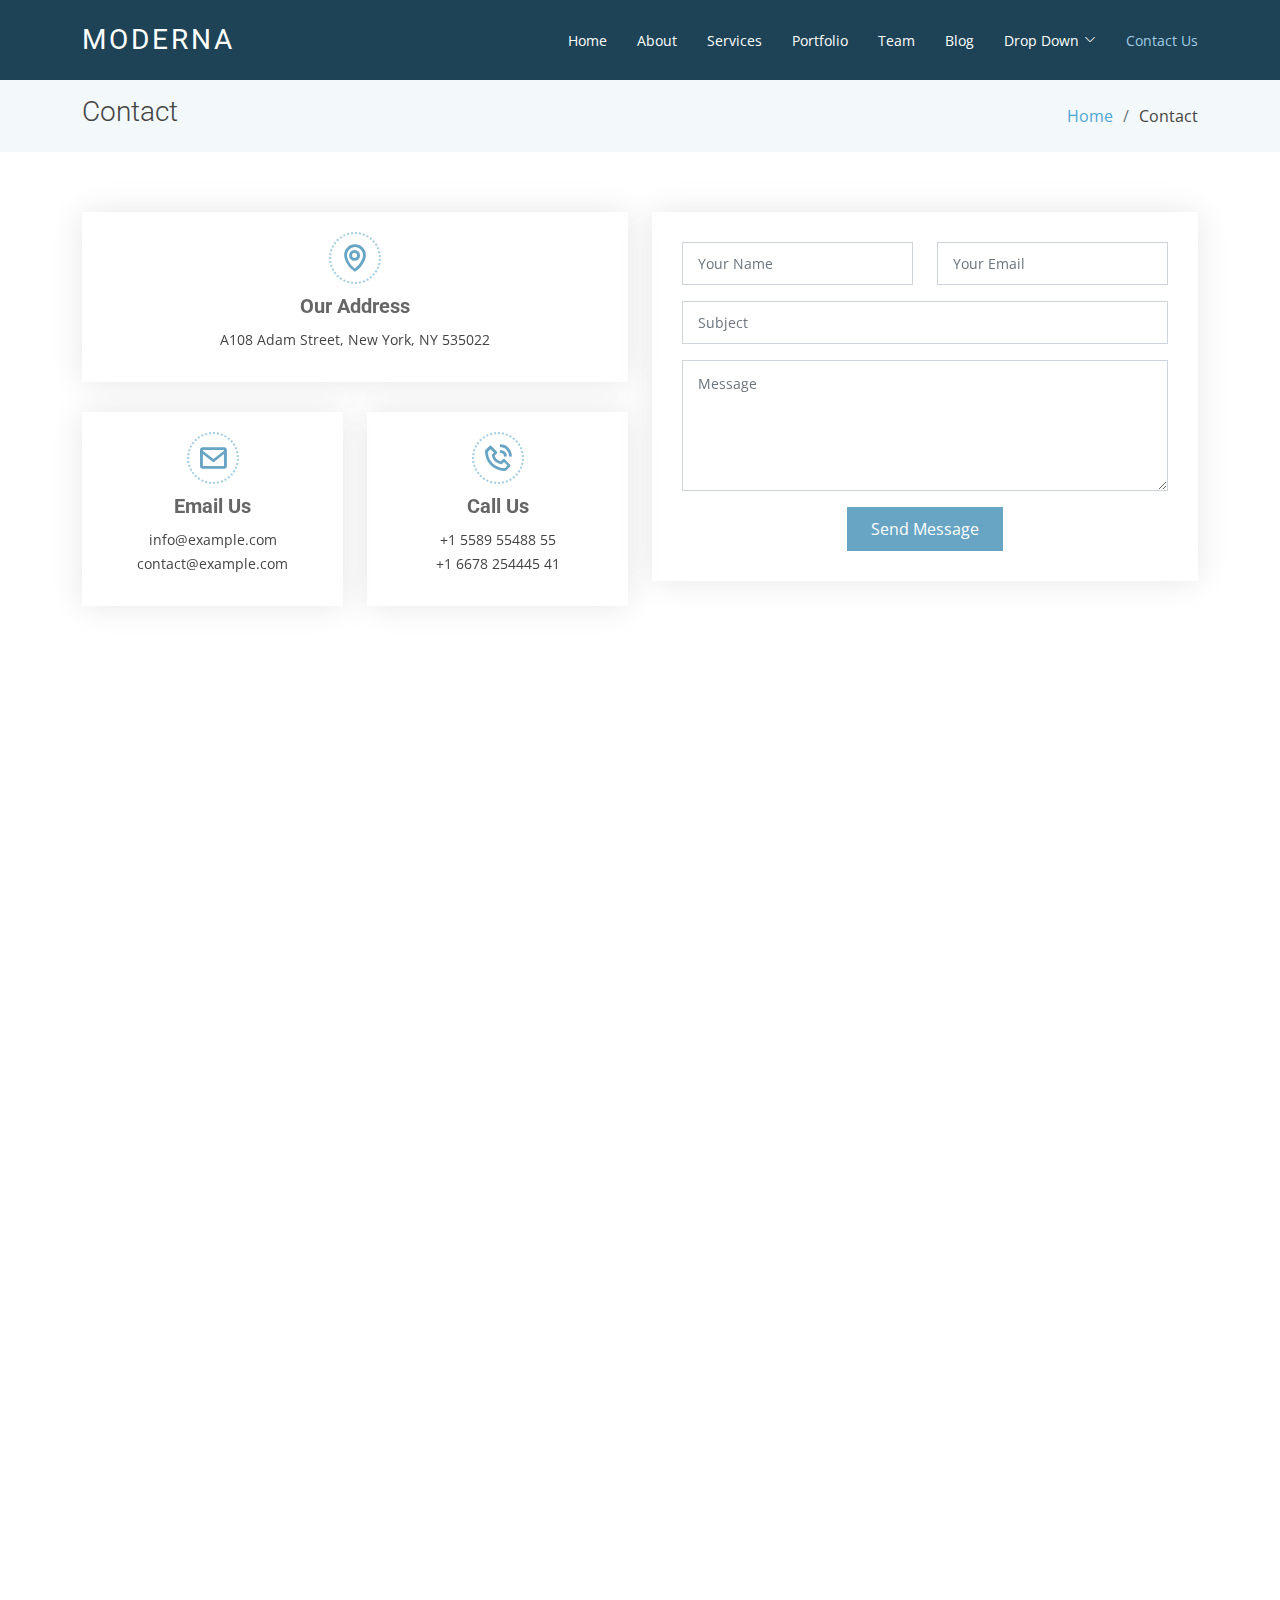
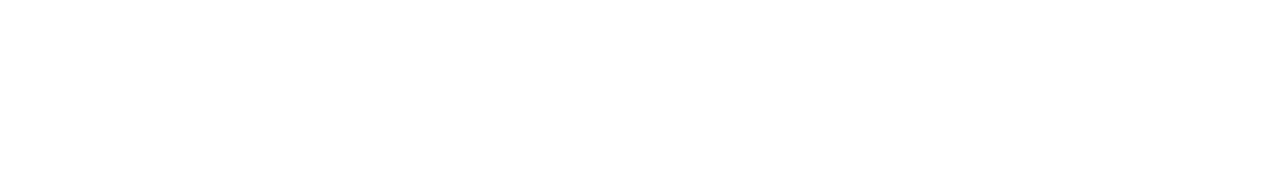
<file: CyberEye/Moderna/contact.html>
<!DOCTYPE html>
<html lang="en">

<head>
  <meta charset="utf-8">
  <meta content="width=device-width, initial-scale=1.0" name="viewport">

  <title>Contact - Moderna Bootstrap Template</title>
  <meta content="" name="description">
  <meta content="" name="keywords">

  <!-- Favicons -->
  <link href="assets/img/favicon.png" rel="icon">
  <link href="assets/img/apple-touch-icon.png" rel="apple-touch-icon">

  <!-- Google Fonts -->
  <link href="https://fonts.googleapis.com/css?family=Open+Sans:300,300i,400,400i,600,600i,700,700i|Roboto:300,300i,400,400i,500,500i,700,700i&display=swap" rel="stylesheet">

  <!-- Vendor CSS Files -->
  <link href="assets/vendor/animate.css/animate.min.css" rel="stylesheet">
  <link href="assets/vendor/aos/aos.css" rel="stylesheet">
  <link href="assets/vendor/bootstrap/css/bootstrap.min.css" rel="stylesheet">
  <link href="assets/vendor/bootstrap-icons/bootstrap-icons.css" rel="stylesheet">
  <link href="assets/vendor/boxicons/css/boxicons.min.css" rel="stylesheet">
  <link href="assets/vendor/glightbox/css/glightbox.min.css" rel="stylesheet">
  <link href="assets/vendor/swiper/swiper-bundle.min.css" rel="stylesheet">

  <!-- Template Main CSS File -->
  <link href="assets/css/style.css" rel="stylesheet">

  <!-- =======================================================
  * Template Name: Moderna - v4.3.0
  * Template URL: https://bootstrapmade.com/free-bootstrap-template-corporate-moderna/
  * Author: BootstrapMade.com
  * License: https://bootstrapmade.com/license/
  ======================================================== -->
</head>

<body>

  <!-- ======= Header ======= -->
  <header id="header" class="fixed-top d-flex align-items-center ">
    <div class="container d-flex justify-content-between align-items-center">

      <div class="logo">
        <h1 class="text-light"><a href="index.html"><span>Moderna</span></a></h1>
        <!-- Uncomment below if you prefer to use an image logo -->
        <!-- <a href="index.html"><img src="assets/img/logo.png" alt="" class="img-fluid"></a>-->
      </div>

      <nav id="navbar" class="navbar">
        <ul>
          <li><a class="" href="index.html">Home</a></li>
          <li><a href="about.html">About</a></li>
          <li><a href="services.html">Services</a></li>
          <li><a href="portfolio.html">Portfolio</a></li>
          <li><a href="team.html">Team</a></li>
          <li><a href="blog.html">Blog</a></li>
          <li class="dropdown"><a href="#"><span>Drop Down</span> <i class="bi bi-chevron-down"></i></a>
            <ul>
              <li><a href="#">Drop Down 1</a></li>
              <li class="dropdown"><a href="#"><span>Deep Drop Down</span> <i class="bi bi-chevron-right"></i></a>
                <ul>
                  <li><a href="#">Deep Drop Down 1</a></li>
                  <li><a href="#">Deep Drop Down 2</a></li>
                  <li><a href="#">Deep Drop Down 3</a></li>
                  <li><a href="#">Deep Drop Down 4</a></li>
                  <li><a href="#">Deep Drop Down 5</a></li>
                </ul>
              </li>
              <li><a href="#">Drop Down 2</a></li>
              <li><a href="#">Drop Down 3</a></li>
              <li><a href="#">Drop Down 4</a></li>
            </ul>
          </li>
          <li><a class="active" href="contact.html">Contact Us</a></li>
        </ul>
        <i class="bi bi-list mobile-nav-toggle"></i>
      </nav><!-- .navbar -->

    </div>
  </header><!-- End Header -->

  <main id="main">

    <!-- ======= Contact Section ======= -->
    <section class="breadcrumbs">
      <div class="container">

        <div class="d-flex justify-content-between align-items-center">
          <h2>Contact</h2>
          <ol>
            <li><a href="index.html">Home</a></li>
            <li>Contact</li>
          </ol>
        </div>

      </div>
    </section><!-- End Contact Section -->

    <!-- ======= Contact Section ======= -->
    <section class="contact" data-aos="fade-up" data-aos-easing="ease-in-out" data-aos-duration="500">
      <div class="container">

        <div class="row">

          <div class="col-lg-6">

            <div class="row">
              <div class="col-md-12">
                <div class="info-box">
                  <i class="bx bx-map"></i>
                  <h3>Our Address</h3>
                  <p>A108 Adam Street, New York, NY 535022</p>
                </div>
              </div>
              <div class="col-md-6">
                <div class="info-box">
                  <i class="bx bx-envelope"></i>
                  <h3>Email Us</h3>
                  <p>info@example.com<br>contact@example.com</p>
                </div>
              </div>
              <div class="col-md-6">
                <div class="info-box">
                  <i class="bx bx-phone-call"></i>
                  <h3>Call Us</h3>
                  <p>+1 5589 55488 55<br>+1 6678 254445 41</p>
                </div>
              </div>
            </div>

          </div>

          <div class="col-lg-6">
            <form action="forms/contact.php" method="post" role="form" class="php-email-form">
              <div class="row">
                <div class="col-md-6 form-group">
                  <input type="text" name="name" class="form-control" id="name" placeholder="Your Name" required>
                </div>
                <div class="col-md-6 form-group mt-3 mt-md-0">
                  <input type="email" class="form-control" name="email" id="email" placeholder="Your Email" required>
                </div>
              </div>
              <div class="form-group mt-3">
                <input type="text" class="form-control" name="subject" id="subject" placeholder="Subject" required>
              </div>
              <div class="form-group mt-3">
                <textarea class="form-control" name="message" rows="5" placeholder="Message" required></textarea>
              </div>
              <div class="my-3">
                <div class="loading">Loading</div>
                <div class="error-message"></div>
                <div class="sent-message">Your message has been sent. Thank you!</div>
              </div>
              <div class="text-center"><button type="submit">Send Message</button></div>
            </form>
          </div>

        </div>

      </div>
    </section><!-- End Contact Section -->

    <!-- ======= Map Section ======= -->
    <section class="map mt-2">
      <div class="container-fluid p-0">
        <iframe src="https://www.google.com/maps/embed?pb=!1m18!1m12!1m3!1d3024.2219901290355!2d-74.00369368400567!3d40.71312937933185!2m3!1f0!2f0!3f0!3m2!1i1024!2i768!4f13.1!3m3!1m2!1s0x89c25a23e28c1191%3A0x49f75d3281df052a!2s150%20Park%20Row%2C%20New%20York%2C%20NY%2010007%2C%20USA!5e0!3m2!1sen!2sbg!4v1579767901424!5m2!1sen!2sbg" frameborder="0" style="border:0;" allowfullscreen=""></iframe>
      </div>
    </section><!-- End Map Section -->

  </main><!-- End #main -->

  <!-- ======= Footer ======= -->
  <footer id="footer" data-aos="fade-up" data-aos-easing="ease-in-out" data-aos-duration="500">

    <div class="footer-newsletter">
      <div class="container">
        <div class="row">
          <div class="col-lg-6">
            <h4>Our Newsletter</h4>
            <p>Tamen quem nulla quae legam multos aute sint culpa legam noster magna</p>
          </div>
          <div class="col-lg-6">
            <form action="" method="post">
              <input type="email" name="email"><input type="submit" value="Subscribe">
            </form>
          </div>
        </div>
      </div>
    </div>

    <div class="footer-top">
      <div class="container">
        <div class="row">

          <div class="col-lg-3 col-md-6 footer-links">
            <h4>Useful Links</h4>
            <ul>
              <li><i class="bx bx-chevron-right"></i> <a href="#">Home</a></li>
              <li><i class="bx bx-chevron-right"></i> <a href="#">About us</a></li>
              <li><i class="bx bx-chevron-right"></i> <a href="#">Services</a></li>
              <li><i class="bx bx-chevron-right"></i> <a href="#">Terms of service</a></li>
              <li><i class="bx bx-chevron-right"></i> <a href="#">Privacy policy</a></li>
            </ul>
          </div>

          <div class="col-lg-3 col-md-6 footer-links">
            <h4>Our Services</h4>
            <ul>
              <li><i class="bx bx-chevron-right"></i> <a href="#">Web Design</a></li>
              <li><i class="bx bx-chevron-right"></i> <a href="#">Web Development</a></li>
              <li><i class="bx bx-chevron-right"></i> <a href="#">Product Management</a></li>
              <li><i class="bx bx-chevron-right"></i> <a href="#">Marketing</a></li>
              <li><i class="bx bx-chevron-right"></i> <a href="#">Graphic Design</a></li>
            </ul>
          </div>

          <div class="col-lg-3 col-md-6 footer-contact">
            <h4>Contact Us</h4>
            <p>
              A108 Adam Street <br>
              New York, NY 535022<br>
              United States <br><br>
              <strong>Phone:</strong> +1 5589 55488 55<br>
              <strong>Email:</strong> info@example.com<br>
            </p>

          </div>

          <div class="col-lg-3 col-md-6 footer-info">
            <h3>About Moderna</h3>
            <p>Cras fermentum odio eu feugiat lide par naso tierra. Justo eget nada terra videa magna derita valies darta donna mare fermentum iaculis eu non diam phasellus.</p>
            <div class="social-links mt-3">
              <a href="#" class="twitter"><i class="bx bxl-twitter"></i></a>
              <a href="#" class="facebook"><i class="bx bxl-facebook"></i></a>
              <a href="#" class="instagram"><i class="bx bxl-instagram"></i></a>
              <a href="#" class="linkedin"><i class="bx bxl-linkedin"></i></a>
            </div>
          </div>

        </div>
      </div>
    </div>

    <div class="container">
      <div class="copyright">
        &copy; Copyright <strong><span>Moderna</span></strong>. All Rights Reserved
      </div>
      <div class="credits">
        <!-- All the links in the footer should remain intact. -->
        <!-- You can delete the links only if you purchased the pro version. -->
        <!-- Licensing information: https://bootstrapmade.com/license/ -->
        <!-- Purchase the pro version with working PHP/AJAX contact form: https://bootstrapmade.com/free-bootstrap-template-corporate-moderna/ -->
        Designed by <a href="https://bootstrapmade.com/">BootstrapMade</a>
      </div>
    </div>
  </footer><!-- End Footer -->

  <a href="#" class="back-to-top d-flex align-items-center justify-content-center"><i class="bi bi-arrow-up-short"></i></a>

  <!-- Vendor JS Files -->
  <script src="assets/vendor/aos/aos.js"></script>
  <script src="assets/vendor/bootstrap/js/bootstrap.bundle.min.js"></script>
  <script src="assets/vendor/glightbox/js/glightbox.min.js"></script>
  <script src="assets/vendor/isotope-layout/isotope.pkgd.min.js"></script>
  <script src="assets/vendor/php-email-form/validate.js"></script>
  <script src="assets/vendor/purecounter/purecounter.js"></script>
  <script src="assets/vendor/swiper/swiper-bundle.min.js"></script>
  <script src="assets/vendor/waypoints/noframework.waypoints.js"></script>

  <!-- Template Main JS File -->
  <script src="assets/js/main.js"></script>

</body>

</html>
</file>
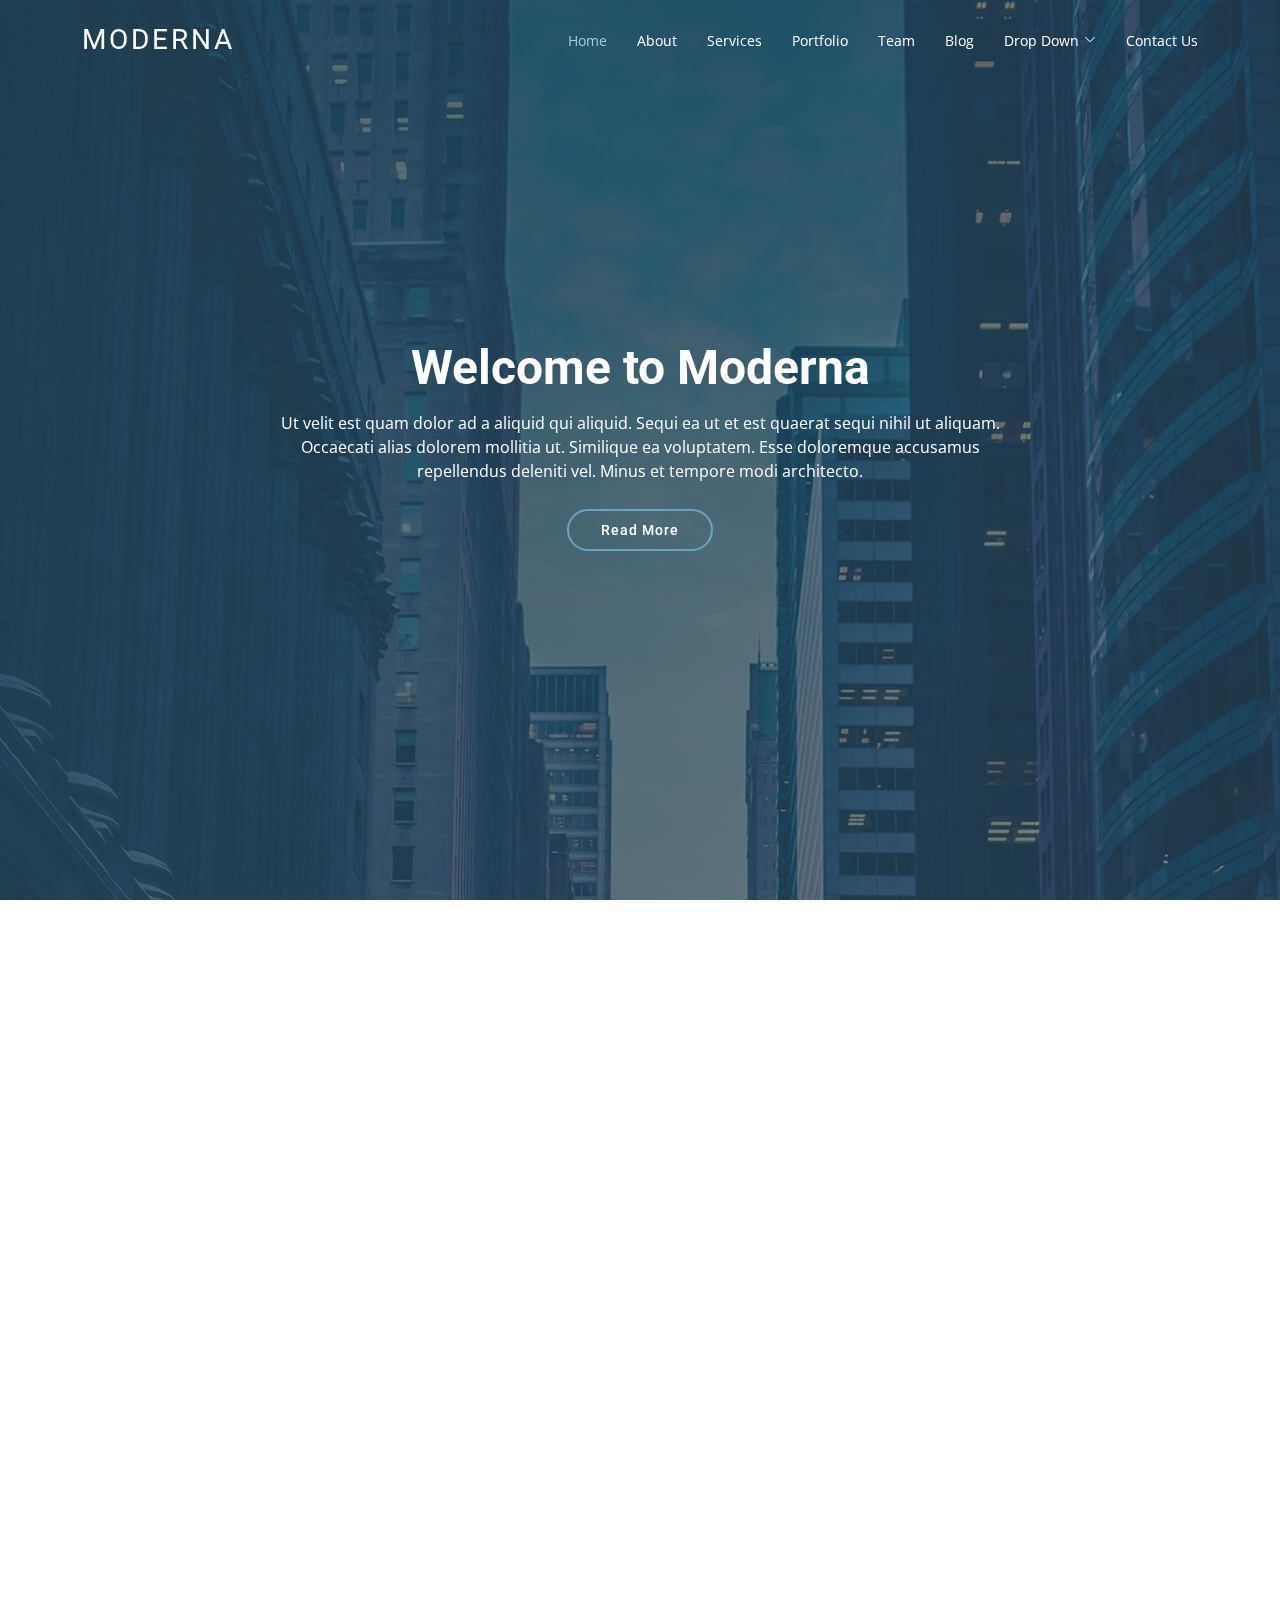
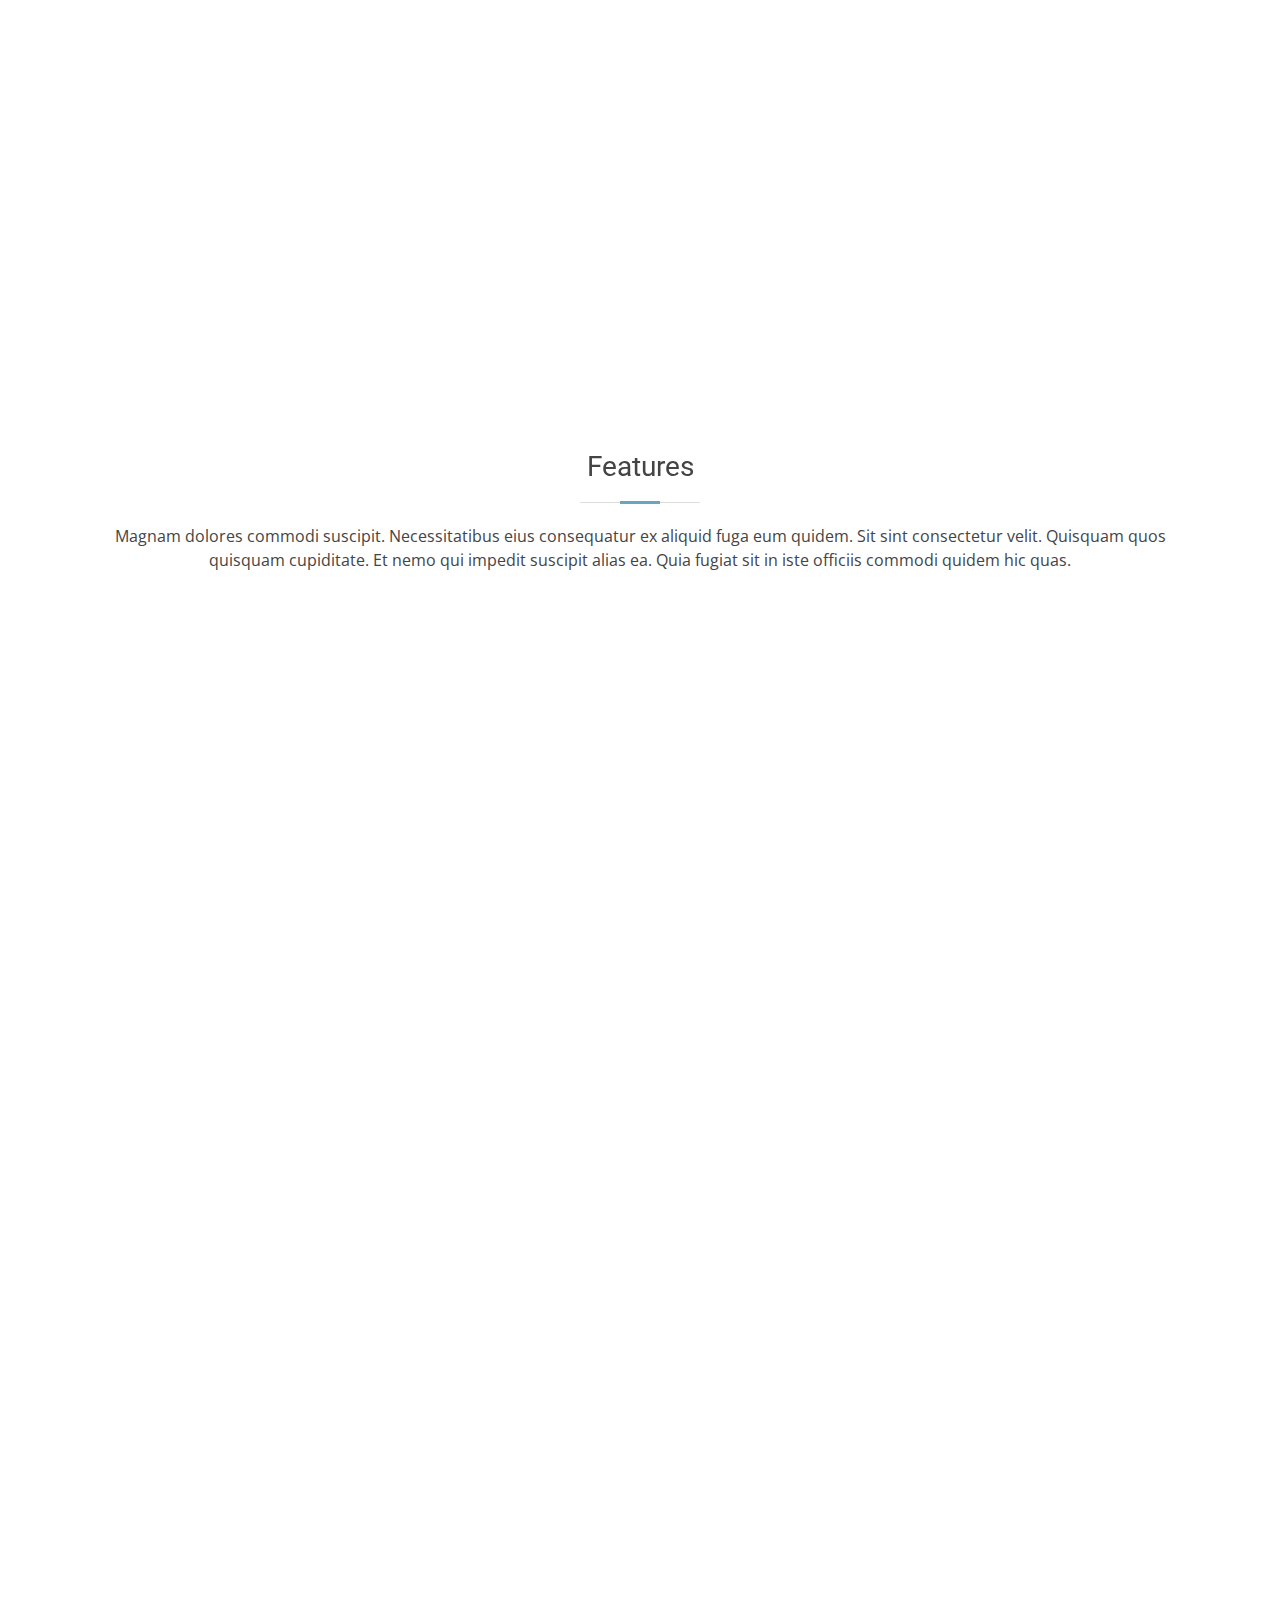
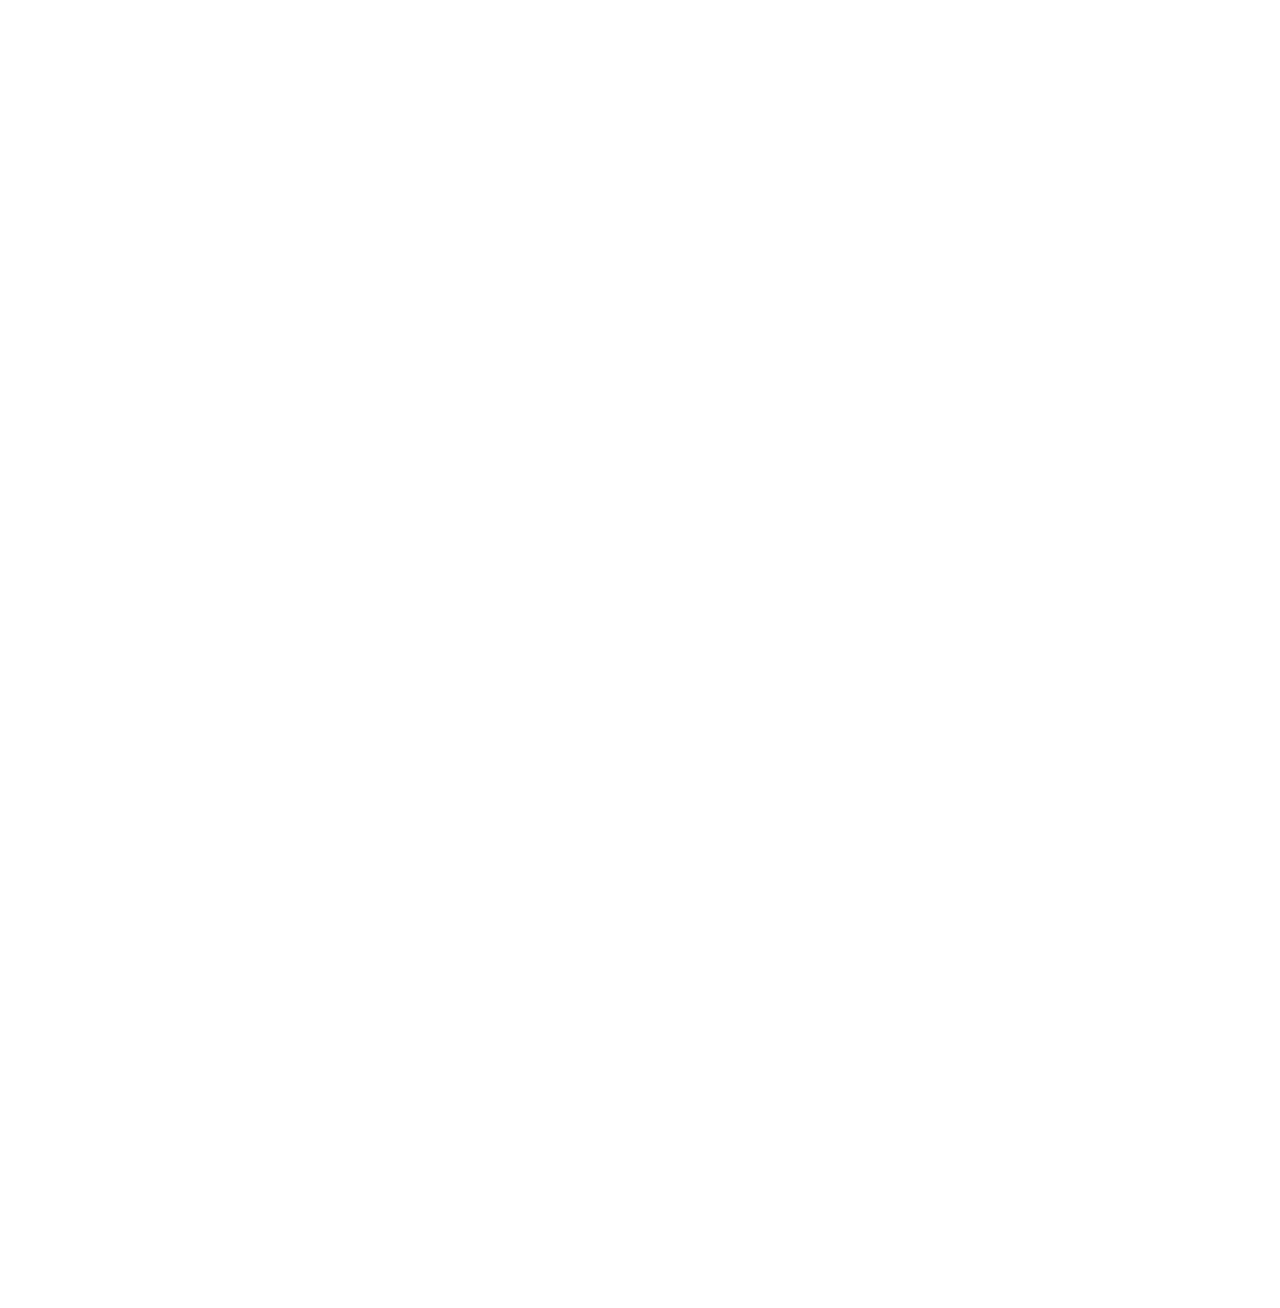
<file: CyberEye/Moderna/index-2.html>
<!DOCTYPE html>
<html lang="en">

<head>
  <meta charset="utf-8">
  <meta content="width=device-width, initial-scale=1.0" name="viewport">

  <title>Moderna Bootstrap Template - Index 2 without slider</title>
  <meta content="" name="description">
  <meta content="" name="keywords">

  <!-- Favicons -->
  <link href="assets/img/favicon.png" rel="icon">
  <link href="assets/img/apple-touch-icon.png" rel="apple-touch-icon">

  <!-- Google Fonts -->
  <link href="https://fonts.googleapis.com/css?family=Open+Sans:300,300i,400,400i,600,600i,700,700i|Roboto:300,300i,400,400i,500,500i,700,700i&display=swap" rel="stylesheet">

  <!-- Vendor CSS Files -->
  <link href="assets/vendor/animate.css/animate.min.css" rel="stylesheet">
  <link href="assets/vendor/aos/aos.css" rel="stylesheet">
  <link href="assets/vendor/bootstrap/css/bootstrap.min.css" rel="stylesheet">
  <link href="assets/vendor/bootstrap-icons/bootstrap-icons.css" rel="stylesheet">
  <link href="assets/vendor/boxicons/css/boxicons.min.css" rel="stylesheet">
  <link href="assets/vendor/glightbox/css/glightbox.min.css" rel="stylesheet">
  <link href="assets/vendor/swiper/swiper-bundle.min.css" rel="stylesheet">

  <!-- Template Main CSS File -->
  <link href="assets/css/style.css" rel="stylesheet">

  <!-- =======================================================
  * Template Name: Moderna - v4.3.0
  * Template URL: https://bootstrapmade.com/free-bootstrap-template-corporate-moderna/
  * Author: BootstrapMade.com
  * License: https://bootstrapmade.com/license/
  ======================================================== -->
</head>

<body>

  <!-- ======= Header ======= -->
  <header id="header" class="fixed-top d-flex align-items-center header-transparent">
    <div class="container d-flex justify-content-between align-items-center">

      <div class="logo">
        <h1 class="text-light"><a href="index.html"><span>Moderna</span></a></h1>
        <!-- Uncomment below if you prefer to use an image logo -->
        <!-- <a href="index.html"><img src="assets/img/logo.png" alt="" class="img-fluid"></a>-->
      </div>

      <nav id="navbar" class="navbar">
        <ul>
          <li><a class="active " href="index.html">Home</a></li>
          <li><a href="about.html">About</a></li>
          <li><a href="services.html">Services</a></li>
          <li><a href="portfolio.html">Portfolio</a></li>
          <li><a href="team.html">Team</a></li>
          <li><a href="blog.html">Blog</a></li>
          <li class="dropdown"><a href="#"><span>Drop Down</span> <i class="bi bi-chevron-down"></i></a>
            <ul>
              <li><a href="#">Drop Down 1</a></li>
              <li class="dropdown"><a href="#"><span>Deep Drop Down</span> <i class="bi bi-chevron-right"></i></a>
                <ul>
                  <li><a href="#">Deep Drop Down 1</a></li>
                  <li><a href="#">Deep Drop Down 2</a></li>
                  <li><a href="#">Deep Drop Down 3</a></li>
                  <li><a href="#">Deep Drop Down 4</a></li>
                  <li><a href="#">Deep Drop Down 5</a></li>
                </ul>
              </li>
              <li><a href="#">Drop Down 2</a></li>
              <li><a href="#">Drop Down 3</a></li>
              <li><a href="#">Drop Down 4</a></li>
            </ul>
          </li>
          <li><a href="contact.html">Contact Us</a></li>
        </ul>
        <i class="bi bi-list mobile-nav-toggle"></i>
      </nav><!-- .navbar -->

    </div>
  </header><!-- End Header -->

  <!-- ======= Hero No Slider Section ======= -->
  <section id="hero-no-slider" class="d-flex justify-cntent-center align-items-center">
    <div class="container position-relative" data-aos="fade-up" data-aos-delay="100">
      <div class="row justify-content-center">
        <div class="col-xl-8">
          <h2>Welcome to Moderna</h2>
          <p>Ut velit est quam dolor ad a aliquid qui aliquid. Sequi ea ut et est quaerat sequi nihil ut aliquam. Occaecati alias dolorem mollitia ut. Similique ea voluptatem. Esse doloremque accusamus repellendus deleniti vel. Minus et tempore modi architecto.</p>
          <a href="" class="btn-get-started ">Read More</a>
        </div>
      </div>
    </div>
  </section><!-- End Hero No Slider Sectio -->

  <main id="main">

    <!-- ======= Services Section ======= -->
    <section class="services">
      <div class="container">

        <div class="row">
          <div class="col-md-6 col-lg-3 d-flex align-items-stretch" data-aos="fade-up">
            <div class="icon-box icon-box-pink">
              <div class="icon"><i class="bx bxl-dribbble"></i></div>
              <h4 class="title"><a href="">Lorem Ipsum</a></h4>
              <p class="description">Voluptatum deleniti atque corrupti quos dolores et quas molestias excepturi sint occaecati cupiditate non provident</p>
            </div>
          </div>

          <div class="col-md-6 col-lg-3 d-flex align-items-stretch" data-aos="fade-up" data-aos-delay="100">
            <div class="icon-box icon-box-cyan">
              <div class="icon"><i class="bx bx-file"></i></div>
              <h4 class="title"><a href="">Sed ut perspiciatis</a></h4>
              <p class="description">Duis aute irure dolor in reprehenderit in voluptate velit esse cillum dolore eu fugiat nulla pariatur</p>
            </div>
          </div>

          <div class="col-md-6 col-lg-3 d-flex align-items-stretch" data-aos="fade-up" data-aos-delay="200">
            <div class="icon-box icon-box-green">
              <div class="icon"><i class="bx bx-tachometer"></i></div>
              <h4 class="title"><a href="">Magni Dolores</a></h4>
              <p class="description">Excepteur sint occaecat cupidatat non proident, sunt in culpa qui officia deserunt mollit anim id est laborum</p>
            </div>
          </div>

          <div class="col-md-6 col-lg-3 d-flex align-items-stretch" data-aos="fade-up" data-aos-delay="200">
            <div class="icon-box icon-box-blue">
              <div class="icon"><i class="bx bx-world"></i></div>
              <h4 class="title"><a href="">Nemo Enim</a></h4>
              <p class="description">At vero eos et accusamus et iusto odio dignissimos ducimus qui blanditiis praesentium voluptatum deleniti atque</p>
            </div>
          </div>

        </div>

      </div>
    </section><!-- End Services Section -->

    <!-- ======= Why Us Section ======= -->
    <section class="why-us section-bg" data-aos="fade-up" date-aos-delay="200">
      <div class="container">

        <div class="row">
          <div class="col-lg-6 video-box">
            <img src="assets/img/why-us.jpg" class="img-fluid" alt="">
            <a href="https://www.youtube.com/watch?v=jDDaplaOz7Q" class="venobox play-btn mb-4" data-vbtype="video" data-autoplay="true"></a>
          </div>

          <div class="col-lg-6 d-flex flex-column justify-content-center p-5">

            <div class="icon-box">
              <div class="icon"><i class="bx bx-fingerprint"></i></div>
              <h4 class="title"><a href="">Lorem Ipsum</a></h4>
              <p class="description">Voluptatum deleniti atque corrupti quos dolores et quas molestias excepturi sint occaecati cupiditate non provident</p>
            </div>

            <div class="icon-box">
              <div class="icon"><i class="bx bx-gift"></i></div>
              <h4 class="title"><a href="">Nemo Enim</a></h4>
              <p class="description">At vero eos et accusamus et iusto odio dignissimos ducimus qui blanditiis praesentium voluptatum deleniti atque</p>
            </div>

          </div>
        </div>

      </div>
    </section><!-- End Why Us Section -->

    <!-- ======= Features Section ======= -->
    <section class="features">
      <div class="container">

        <div class="section-title">
          <h2>Features</h2>
          <p>Magnam dolores commodi suscipit. Necessitatibus eius consequatur ex aliquid fuga eum quidem. Sit sint consectetur velit. Quisquam quos quisquam cupiditate. Et nemo qui impedit suscipit alias ea. Quia fugiat sit in iste officiis commodi quidem hic quas.</p>
        </div>

        <div class="row" data-aos="fade-up">
          <div class="col-md-5">
            <img src="assets/img/features-1.svg" class="img-fluid" alt="">
          </div>
          <div class="col-md-7 pt-4">
            <h3>Voluptatem dignissimos provident quasi corporis voluptates sit assumenda.</h3>
            <p class="fst-italic">
              Lorem ipsum dolor sit amet, consectetur adipiscing elit, sed do eiusmod tempor incididunt ut labore et dolore
              magna aliqua.
            </p>
            <ul>
              <li><i class="bi bi-check"></i> Ullamco laboris nisi ut aliquip ex ea commodo consequat.</li>
              <li><i class="bi bi-check"></i> Duis aute irure dolor in reprehenderit in voluptate velit.</li>
            </ul>
          </div>
        </div>

        <div class="row" data-aos="fade-up">
          <div class="col-md-5 order-1 order-md-2">
            <img src="assets/img/features-2.svg" class="img-fluid" alt="">
          </div>
          <div class="col-md-7 pt-5 order-2 order-md-1">
            <h3>Corporis temporibus maiores provident</h3>
            <p class="fst-italic">
              Lorem ipsum dolor sit amet, consectetur adipiscing elit, sed do eiusmod tempor incididunt ut labore et dolore
              magna aliqua.
            </p>
            <p>
              Ullamco laboris nisi ut aliquip ex ea commodo consequat. Duis aute irure dolor in reprehenderit in voluptate
              velit esse cillum dolore eu fugiat nulla pariatur. Excepteur sint occaecat cupidatat non proident, sunt in
              culpa qui officia deserunt mollit anim id est laborum
            </p>
          </div>
        </div>

        <div class="row" data-aos="fade-up">
          <div class="col-md-5">
            <img src="assets/img/features-3.svg" class="img-fluid" alt="">
          </div>
          <div class="col-md-7 pt-5">
            <h3>Sunt consequatur ad ut est nulla consectetur reiciendis animi voluptas</h3>
            <p>Cupiditate placeat cupiditate placeat est ipsam culpa. Delectus quia minima quod. Sunt saepe odit aut quia voluptatem hic voluptas dolor doloremque.</p>
            <ul>
              <li><i class="bi bi-check"></i> Ullamco laboris nisi ut aliquip ex ea commodo consequat.</li>
              <li><i class="bi bi-check"></i> Duis aute irure dolor in reprehenderit in voluptate velit.</li>
              <li><i class="bi bi-check"></i> Facilis ut et voluptatem aperiam. Autem soluta ad fugiat.</li>
            </ul>
          </div>
        </div>

        <div class="row" data-aos="fade-up">
          <div class="col-md-5 order-1 order-md-2">
            <img src="assets/img/features-4.svg" class="img-fluid" alt="">
          </div>
          <div class="col-md-7 pt-5 order-2 order-md-1">
            <h3>Quas et necessitatibus eaque impedit ipsum animi consequatur incidunt in</h3>
            <p class="fst-italic">
              Lorem ipsum dolor sit amet, consectetur adipiscing elit, sed do eiusmod tempor incididunt ut labore et dolore
              magna aliqua.
            </p>
            <p>
              Ullamco laboris nisi ut aliquip ex ea commodo consequat. Duis aute irure dolor in reprehenderit in voluptate
              velit esse cillum dolore eu fugiat nulla pariatur. Excepteur sint occaecat cupidatat non proident, sunt in
              culpa qui officia deserunt mollit anim id est laborum
            </p>
          </div>
        </div>

      </div>
    </section><!-- End Features Section -->

  </main><!-- End #main -->

  <!-- ======= Footer ======= -->
  <footer id="footer" data-aos="fade-up" data-aos-easing="ease-in-out" data-aos-duration="500">

    <div class="footer-newsletter">
      <div class="container">
        <div class="row">
          <div class="col-lg-6">
            <h4>Our Newsletter</h4>
            <p>Tamen quem nulla quae legam multos aute sint culpa legam noster magna</p>
          </div>
          <div class="col-lg-6">
            <form action="" method="post">
              <input type="email" name="email"><input type="submit" value="Subscribe">
            </form>
          </div>
        </div>
      </div>
    </div>

    <div class="footer-top">
      <div class="container">
        <div class="row">

          <div class="col-lg-3 col-md-6 footer-links">
            <h4>Useful Links</h4>
            <ul>
              <li><i class="bx bx-chevron-right"></i> <a href="#">Home</a></li>
              <li><i class="bx bx-chevron-right"></i> <a href="#">About us</a></li>
              <li><i class="bx bx-chevron-right"></i> <a href="#">Services</a></li>
              <li><i class="bx bx-chevron-right"></i> <a href="#">Terms of service</a></li>
              <li><i class="bx bx-chevron-right"></i> <a href="#">Privacy policy</a></li>
            </ul>
          </div>

          <div class="col-lg-3 col-md-6 footer-links">
            <h4>Our Services</h4>
            <ul>
              <li><i class="bx bx-chevron-right"></i> <a href="#">Web Design</a></li>
              <li><i class="bx bx-chevron-right"></i> <a href="#">Web Development</a></li>
              <li><i class="bx bx-chevron-right"></i> <a href="#">Product Management</a></li>
              <li><i class="bx bx-chevron-right"></i> <a href="#">Marketing</a></li>
              <li><i class="bx bx-chevron-right"></i> <a href="#">Graphic Design</a></li>
            </ul>
          </div>

          <div class="col-lg-3 col-md-6 footer-contact">
            <h4>Contact Us</h4>
            <p>
              A108 Adam Street <br>
              New York, NY 535022<br>
              United States <br><br>
              <strong>Phone:</strong> +1 5589 55488 55<br>
              <strong>Email:</strong> info@example.com<br>
            </p>

          </div>

          <div class="col-lg-3 col-md-6 footer-info">
            <h3>About Moderna</h3>
            <p>Cras fermentum odio eu feugiat lide par naso tierra. Justo eget nada terra videa magna derita valies darta donna mare fermentum iaculis eu non diam phasellus.</p>
            <div class="social-links mt-3">
              <a href="#" class="twitter"><i class="bx bxl-twitter"></i></a>
              <a href="#" class="facebook"><i class="bx bxl-facebook"></i></a>
              <a href="#" class="instagram"><i class="bx bxl-instagram"></i></a>
              <a href="#" class="linkedin"><i class="bx bxl-linkedin"></i></a>
            </div>
          </div>

        </div>
      </div>
    </div>

    <div class="container">
      <div class="copyright">
        &copy; Copyright <strong><span>Moderna</span></strong>. All Rights Reserved
      </div>
      <div class="credits">
        <!-- All the links in the footer should remain intact. -->
        <!-- You can delete the links only if you purchased the pro version. -->
        <!-- Licensing information: https://bootstrapmade.com/license/ -->
        <!-- Purchase the pro version with working PHP/AJAX contact form: https://bootstrapmade.com/free-bootstrap-template-corporate-moderna/ -->
        Designed by <a href="https://bootstrapmade.com/">BootstrapMade</a>
      </div>
    </div>
  </footer><!-- End Footer -->

  <a href="#" class="back-to-top d-flex align-items-center justify-content-center"><i class="bi bi-arrow-up-short"></i></a>

  <!-- Vendor JS Files -->
  <script src="assets/vendor/aos/aos.js"></script>
  <script src="assets/vendor/bootstrap/js/bootstrap.bundle.min.js"></script>
  <script src="assets/vendor/glightbox/js/glightbox.min.js"></script>
  <script src="assets/vendor/isotope-layout/isotope.pkgd.min.js"></script>
  <script src="assets/vendor/php-email-form/validate.js"></script>
  <script src="assets/vendor/purecounter/purecounter.js"></script>
  <script src="assets/vendor/swiper/swiper-bundle.min.js"></script>
  <script src="assets/vendor/waypoints/noframework.waypoints.js"></script>

  <!-- Template Main JS File -->
  <script src="assets/js/main.js"></script>

</body>

</html>
</file>
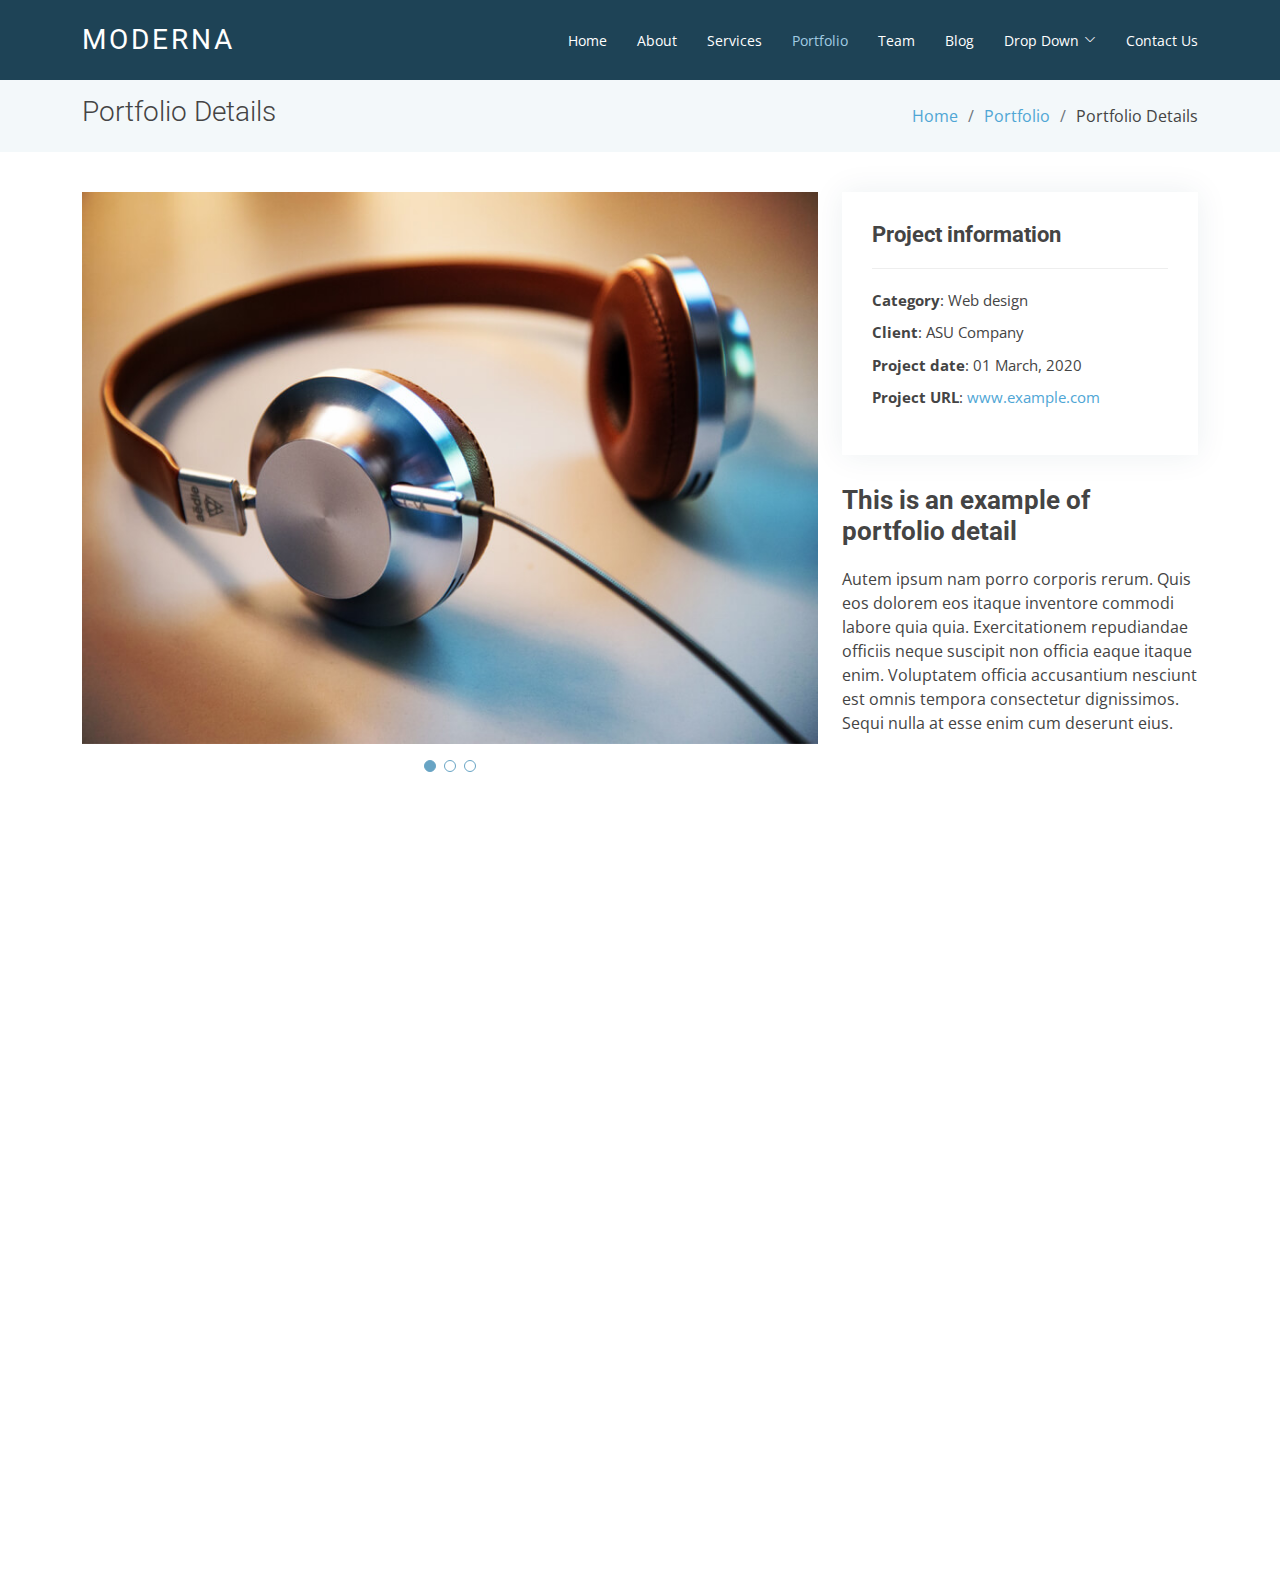
<file: CyberEye/Moderna/portfolio-details.html>
<!DOCTYPE html>
<html lang="en">

<head>
  <meta charset="utf-8">
  <meta content="width=device-width, initial-scale=1.0" name="viewport">

  <title>Portfolio Details - Moderna Bootstrap Template</title>
  <meta content="" name="description">
  <meta content="" name="keywords">

  <!-- Favicons -->
  <link href="assets/img/favicon.png" rel="icon">
  <link href="assets/img/apple-touch-icon.png" rel="apple-touch-icon">

  <!-- Google Fonts -->
  <link href="https://fonts.googleapis.com/css?family=Open+Sans:300,300i,400,400i,600,600i,700,700i|Roboto:300,300i,400,400i,500,500i,700,700i&display=swap" rel="stylesheet">

  <!-- Vendor CSS Files -->
  <link href="assets/vendor/animate.css/animate.min.css" rel="stylesheet">
  <link href="assets/vendor/aos/aos.css" rel="stylesheet">
  <link href="assets/vendor/bootstrap/css/bootstrap.min.css" rel="stylesheet">
  <link href="assets/vendor/bootstrap-icons/bootstrap-icons.css" rel="stylesheet">
  <link href="assets/vendor/boxicons/css/boxicons.min.css" rel="stylesheet">
  <link href="assets/vendor/glightbox/css/glightbox.min.css" rel="stylesheet">
  <link href="assets/vendor/swiper/swiper-bundle.min.css" rel="stylesheet">

  <!-- Template Main CSS File -->
  <link href="assets/css/style.css" rel="stylesheet">

  <!-- =======================================================
  * Template Name: Moderna - v4.3.0
  * Template URL: https://bootstrapmade.com/free-bootstrap-template-corporate-moderna/
  * Author: BootstrapMade.com
  * License: https://bootstrapmade.com/license/
  ======================================================== -->
</head>

<body>

  <!-- ======= Header ======= -->
  <header id="header" class="fixed-top d-flex align-items-center ">
    <div class="container d-flex justify-content-between align-items-center">

      <div class="logo">
        <h1 class="text-light"><a href="index.html"><span>Moderna</span></a></h1>
        <!-- Uncomment below if you prefer to use an image logo -->
        <!-- <a href="index.html"><img src="assets/img/logo.png" alt="" class="img-fluid"></a>-->
      </div>

      <nav id="navbar" class="navbar">
        <ul>
          <li><a class="" href="index.html">Home</a></li>
          <li><a href="about.html">About</a></li>
          <li><a href="services.html">Services</a></li>
          <li><a class="active" href="portfolio.html">Portfolio</a></li>
          <li><a href="team.html">Team</a></li>
          <li><a href="blog.html">Blog</a></li>
          <li class="dropdown"><a href="#"><span>Drop Down</span> <i class="bi bi-chevron-down"></i></a>
            <ul>
              <li><a href="#">Drop Down 1</a></li>
              <li class="dropdown"><a href="#"><span>Deep Drop Down</span> <i class="bi bi-chevron-right"></i></a>
                <ul>
                  <li><a href="#">Deep Drop Down 1</a></li>
                  <li><a href="#">Deep Drop Down 2</a></li>
                  <li><a href="#">Deep Drop Down 3</a></li>
                  <li><a href="#">Deep Drop Down 4</a></li>
                  <li><a href="#">Deep Drop Down 5</a></li>
                </ul>
              </li>
              <li><a href="#">Drop Down 2</a></li>
              <li><a href="#">Drop Down 3</a></li>
              <li><a href="#">Drop Down 4</a></li>
            </ul>
          </li>
          <li><a href="contact.html">Contact Us</a></li>
        </ul>
        <i class="bi bi-list mobile-nav-toggle"></i>
      </nav><!-- .navbar -->

    </div>
  </header><!-- End Header -->

  <main id="main">

    <!-- ======= Our Portfolio Section ======= -->
    <section class="breadcrumbs">
      <div class="container">

        <div class="d-flex justify-content-between align-items-center">
          <h2>Portfolio Details</h2>
          <ol>
            <li><a href="index.html">Home</a></li>
            <li><a href="portfolio.html">Portfolio</a></li>
            <li>Portfolio Details</li>
          </ol>
        </div>

      </div>
    </section><!-- End Our Portfolio Section -->

    <!-- ======= Portfolio Details Section ======= -->
    <section id="portfolio-details" class="portfolio-details">
      <div class="container">

        <div class="row gy-4">

          <div class="col-lg-8">
            <div class="portfolio-details-slider swiper-container">
              <div class="swiper-wrapper align-items-center">

                <div class="swiper-slide">
                  <img src="assets/img/portfolio/portfolio-1.jpg" alt="">
                </div>

                <div class="swiper-slide">
                  <img src="assets/img/portfolio/portfolio-2.jpg" alt="">
                </div>

                <div class="swiper-slide">
                  <img src="assets/img/portfolio/portfolio-3.jpg" alt="">
                </div>

              </div>
              <div class="swiper-pagination"></div>
            </div>
          </div>

          <div class="col-lg-4">
            <div class="portfolio-info">
              <h3>Project information</h3>
              <ul>
                <li><strong>Category</strong>: Web design</li>
                <li><strong>Client</strong>: ASU Company</li>
                <li><strong>Project date</strong>: 01 March, 2020</li>
                <li><strong>Project URL</strong>: <a href="#">www.example.com</a></li>
              </ul>
            </div>
            <div class="portfolio-description">
              <h2>This is an example of portfolio detail</h2>
              <p>
                Autem ipsum nam porro corporis rerum. Quis eos dolorem eos itaque inventore commodi labore quia quia. Exercitationem repudiandae officiis neque suscipit non officia eaque itaque enim. Voluptatem officia accusantium nesciunt est omnis tempora consectetur dignissimos. Sequi nulla at esse enim cum deserunt eius.
              </p>
            </div>
          </div>

        </div>

      </div>
    </section><!-- End Portfolio Details Section -->

  </main><!-- End #main -->

  <!-- ======= Footer ======= -->
  <footer id="footer" data-aos="fade-up" data-aos-easing="ease-in-out" data-aos-duration="500">

    <div class="footer-newsletter">
      <div class="container">
        <div class="row">
          <div class="col-lg-6">
            <h4>Our Newsletter</h4>
            <p>Tamen quem nulla quae legam multos aute sint culpa legam noster magna</p>
          </div>
          <div class="col-lg-6">
            <form action="" method="post">
              <input type="email" name="email"><input type="submit" value="Subscribe">
            </form>
          </div>
        </div>
      </div>
    </div>

    <div class="footer-top">
      <div class="container">
        <div class="row">

          <div class="col-lg-3 col-md-6 footer-links">
            <h4>Useful Links</h4>
            <ul>
              <li><i class="bx bx-chevron-right"></i> <a href="#">Home</a></li>
              <li><i class="bx bx-chevron-right"></i> <a href="#">About us</a></li>
              <li><i class="bx bx-chevron-right"></i> <a href="#">Services</a></li>
              <li><i class="bx bx-chevron-right"></i> <a href="#">Terms of service</a></li>
              <li><i class="bx bx-chevron-right"></i> <a href="#">Privacy policy</a></li>
            </ul>
          </div>

          <div class="col-lg-3 col-md-6 footer-links">
            <h4>Our Services</h4>
            <ul>
              <li><i class="bx bx-chevron-right"></i> <a href="#">Web Design</a></li>
              <li><i class="bx bx-chevron-right"></i> <a href="#">Web Development</a></li>
              <li><i class="bx bx-chevron-right"></i> <a href="#">Product Management</a></li>
              <li><i class="bx bx-chevron-right"></i> <a href="#">Marketing</a></li>
              <li><i class="bx bx-chevron-right"></i> <a href="#">Graphic Design</a></li>
            </ul>
          </div>

          <div class="col-lg-3 col-md-6 footer-contact">
            <h4>Contact Us</h4>
            <p>
              A108 Adam Street <br>
              New York, NY 535022<br>
              United States <br><br>
              <strong>Phone:</strong> +1 5589 55488 55<br>
              <strong>Email:</strong> info@example.com<br>
            </p>

          </div>

          <div class="col-lg-3 col-md-6 footer-info">
            <h3>About Moderna</h3>
            <p>Cras fermentum odio eu feugiat lide par naso tierra. Justo eget nada terra videa magna derita valies darta donna mare fermentum iaculis eu non diam phasellus.</p>
            <div class="social-links mt-3">
              <a href="#" class="twitter"><i class="bx bxl-twitter"></i></a>
              <a href="#" class="facebook"><i class="bx bxl-facebook"></i></a>
              <a href="#" class="instagram"><i class="bx bxl-instagram"></i></a>
              <a href="#" class="linkedin"><i class="bx bxl-linkedin"></i></a>
            </div>
          </div>

        </div>
      </div>
    </div>

    <div class="container">
      <div class="copyright">
        &copy; Copyright <strong><span>Moderna</span></strong>. All Rights Reserved
      </div>
      <div class="credits">
        <!-- All the links in the footer should remain intact. -->
        <!-- You can delete the links only if you purchased the pro version. -->
        <!-- Licensing information: https://bootstrapmade.com/license/ -->
        <!-- Purchase the pro version with working PHP/AJAX contact form: https://bootstrapmade.com/free-bootstrap-template-corporate-moderna/ -->
        Designed by <a href="https://bootstrapmade.com/">BootstrapMade</a>
      </div>
    </div>
  </footer><!-- End Footer -->

  <a href="#" class="back-to-top d-flex align-items-center justify-content-center"><i class="bi bi-arrow-up-short"></i></a>

  <!-- Vendor JS Files -->
  <script src="assets/vendor/aos/aos.js"></script>
  <script src="assets/vendor/bootstrap/js/bootstrap.bundle.min.js"></script>
  <script src="assets/vendor/glightbox/js/glightbox.min.js"></script>
  <script src="assets/vendor/isotope-layout/isotope.pkgd.min.js"></script>
  <script src="assets/vendor/php-email-form/validate.js"></script>
  <script src="assets/vendor/purecounter/purecounter.js"></script>
  <script src="assets/vendor/swiper/swiper-bundle.min.js"></script>
  <script src="assets/vendor/waypoints/noframework.waypoints.js"></script>

  <!-- Template Main JS File -->
  <script src="assets/js/main.js"></script>

</body>

</html>
</file>
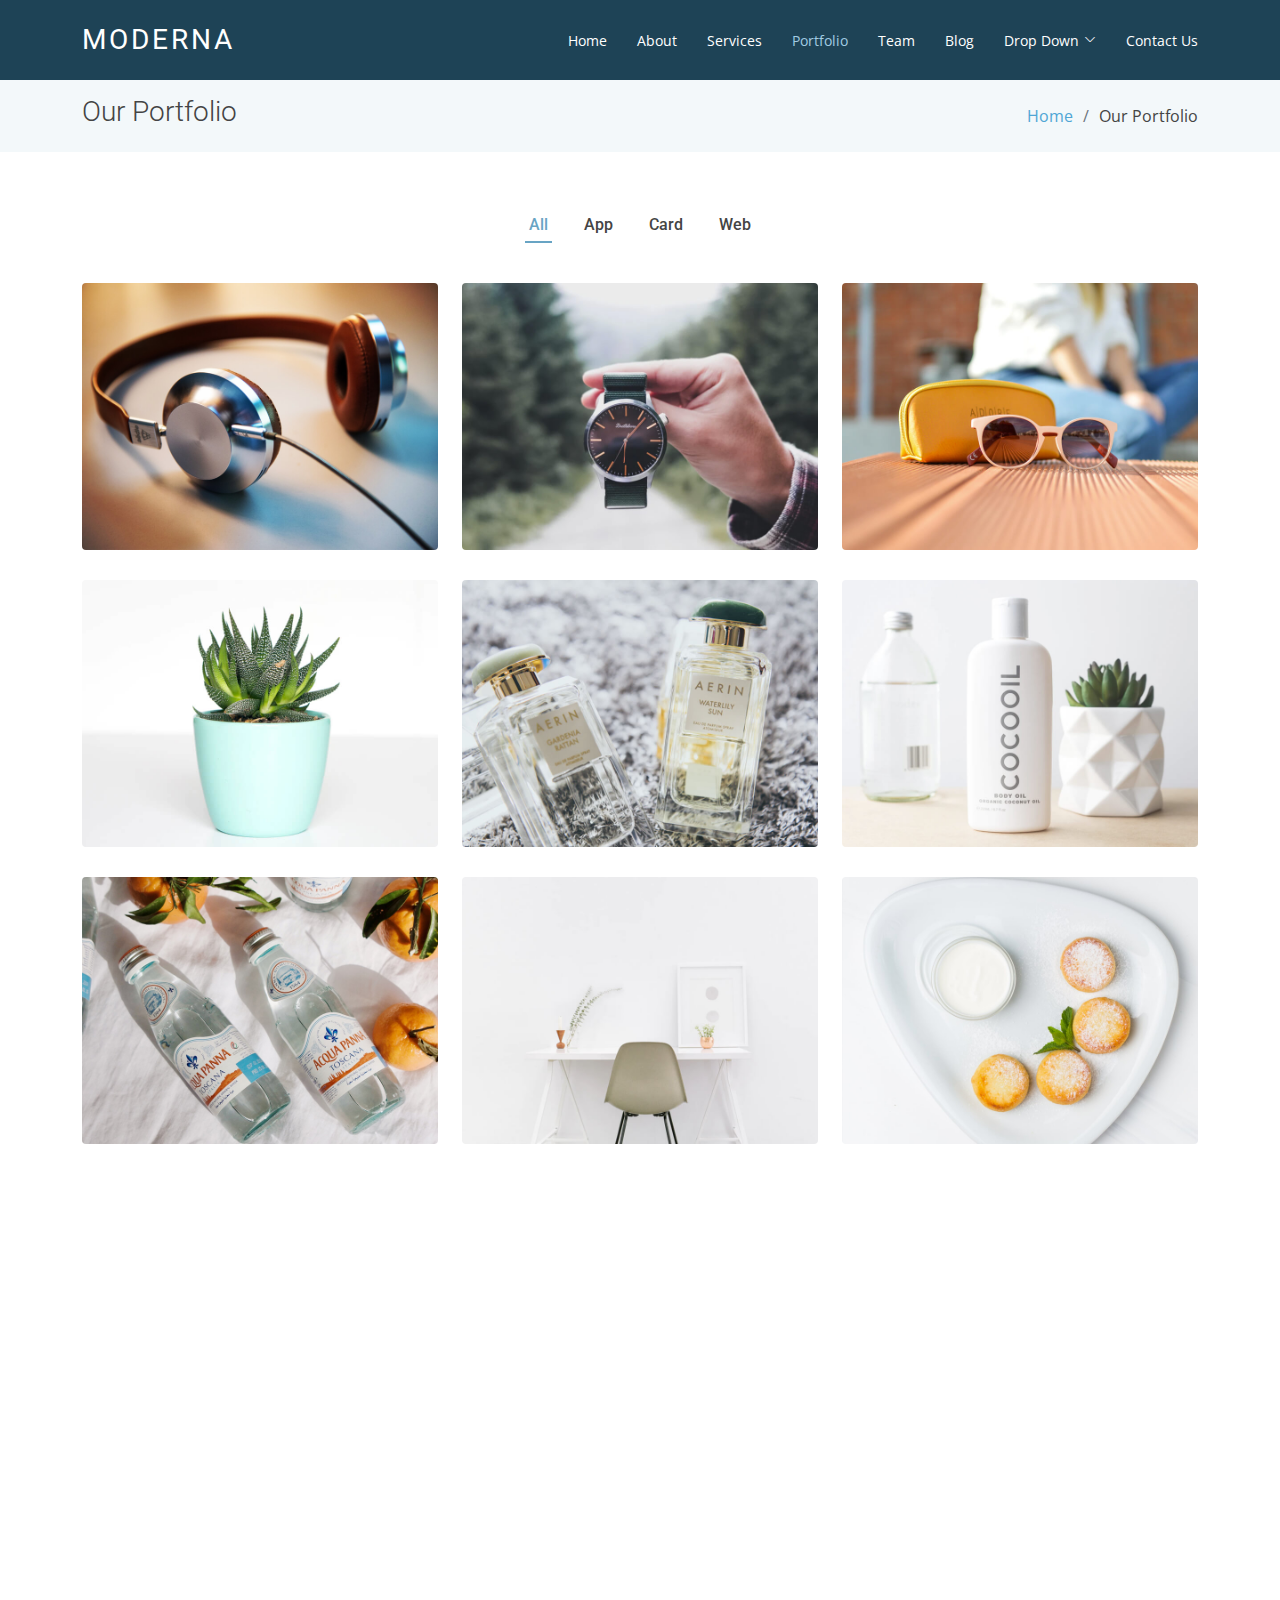
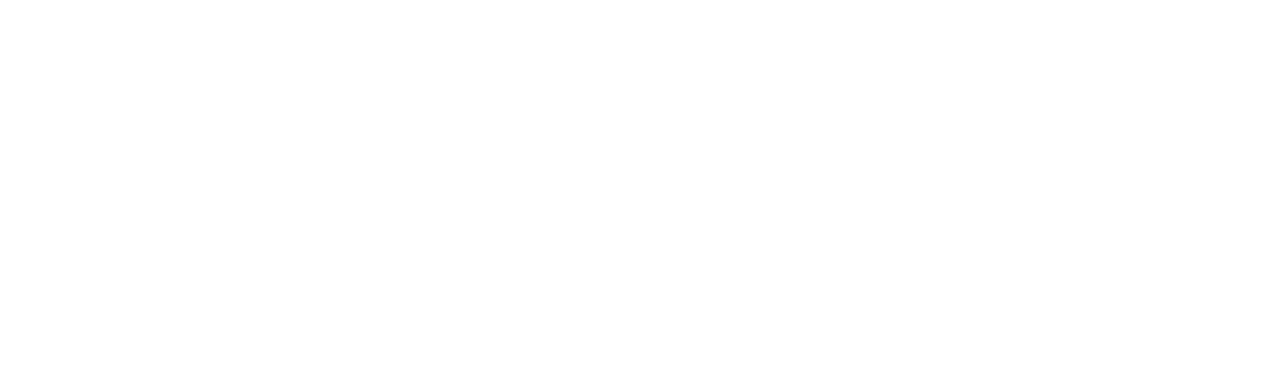
<file: CyberEye/Moderna/portfolio.html>
<!DOCTYPE html>
<html lang="en">

<head>
  <meta charset="utf-8">
  <meta content="width=device-width, initial-scale=1.0" name="viewport">

  <title>Portfolio - Moderna Bootstrap Template</title>
  <meta content="" name="description">
  <meta content="" name="keywords">

  <!-- Favicons -->
  <link href="assets/img/favicon.png" rel="icon">
  <link href="assets/img/apple-touch-icon.png" rel="apple-touch-icon">

  <!-- Google Fonts -->
  <link href="https://fonts.googleapis.com/css?family=Open+Sans:300,300i,400,400i,600,600i,700,700i|Roboto:300,300i,400,400i,500,500i,700,700i&display=swap" rel="stylesheet">

  <!-- Vendor CSS Files -->
  <link href="assets/vendor/animate.css/animate.min.css" rel="stylesheet">
  <link href="assets/vendor/aos/aos.css" rel="stylesheet">
  <link href="assets/vendor/bootstrap/css/bootstrap.min.css" rel="stylesheet">
  <link href="assets/vendor/bootstrap-icons/bootstrap-icons.css" rel="stylesheet">
  <link href="assets/vendor/boxicons/css/boxicons.min.css" rel="stylesheet">
  <link href="assets/vendor/glightbox/css/glightbox.min.css" rel="stylesheet">
  <link href="assets/vendor/swiper/swiper-bundle.min.css" rel="stylesheet">

  <!-- Template Main CSS File -->
  <link href="assets/css/style.css" rel="stylesheet">

  <!-- =======================================================
  * Template Name: Moderna - v4.3.0
  * Template URL: https://bootstrapmade.com/free-bootstrap-template-corporate-moderna/
  * Author: BootstrapMade.com
  * License: https://bootstrapmade.com/license/
  ======================================================== -->
</head>

<body>

  <!-- ======= Header ======= -->
  <header id="header" class="fixed-top d-flex align-items-center ">
    <div class="container d-flex justify-content-between align-items-center">

      <div class="logo">
        <h1 class="text-light"><a href="index.html"><span>Moderna</span></a></h1>
        <!-- Uncomment below if you prefer to use an image logo -->
        <!-- <a href="index.html"><img src="assets/img/logo.png" alt="" class="img-fluid"></a>-->
      </div>

      <nav id="navbar" class="navbar">
        <ul>
          <li><a class="" href="index.html">Home</a></li>
          <li><a href="about.html">About</a></li>
          <li><a href="services.html">Services</a></li>
          <li><a class="active" href="portfolio.html">Portfolio</a></li>
          <li><a href="team.html">Team</a></li>
          <li><a href="blog.html">Blog</a></li>
          <li class="dropdown"><a href="#"><span>Drop Down</span> <i class="bi bi-chevron-down"></i></a>
            <ul>
              <li><a href="#">Drop Down 1</a></li>
              <li class="dropdown"><a href="#"><span>Deep Drop Down</span> <i class="bi bi-chevron-right"></i></a>
                <ul>
                  <li><a href="#">Deep Drop Down 1</a></li>
                  <li><a href="#">Deep Drop Down 2</a></li>
                  <li><a href="#">Deep Drop Down 3</a></li>
                  <li><a href="#">Deep Drop Down 4</a></li>
                  <li><a href="#">Deep Drop Down 5</a></li>
                </ul>
              </li>
              <li><a href="#">Drop Down 2</a></li>
              <li><a href="#">Drop Down 3</a></li>
              <li><a href="#">Drop Down 4</a></li>
            </ul>
          </li>
          <li><a href="contact.html">Contact Us</a></li>
        </ul>
        <i class="bi bi-list mobile-nav-toggle"></i>
      </nav><!-- .navbar -->

    </div>
  </header><!-- End Header -->

  <main id="main">

    <!-- ======= Our Portfolio Section ======= -->
    <section class="breadcrumbs">
      <div class="container">

        <div class="d-flex justify-content-between align-items-center">
          <h2>Our Portfolio</h2>
          <ol>
            <li><a href="index.html">Home</a></li>
            <li>Our Portfolio</li>
          </ol>
        </div>

      </div>
    </section><!-- End Our Portfolio Section -->

    <!-- ======= Portfolio Section ======= -->
    <section class="portfolio">
      <div class="container">

        <div class="row">
          <div class="col-lg-12">
            <ul id="portfolio-flters">
              <li data-filter="*" class="filter-active">All</li>
              <li data-filter=".filter-app">App</li>
              <li data-filter=".filter-card">Card</li>
              <li data-filter=".filter-web">Web</li>
            </ul>
          </div>
        </div>

        <div class="row portfolio-container" data-aos="fade-up" data-aos-easing="ease-in-out" data-aos-duration="500">

          <div class="col-lg-4 col-md-6 portfolio-wrap filter-app">
            <div class="portfolio-item">
              <img src="assets/img/portfolio/portfolio-1.jpg" class="img-fluid" alt="">
              <div class="portfolio-info">
                <h3>App 1</h3>
                <div>
                  <a href="assets/img/portfolio/portfolio-1.jpg" data-gallery="portfolioGallery" class="portfolio-lightbox" title="App 1"><i class="bx bx-plus"></i></a>
                  <a href="portfolio-details.html" title="Portfolio Details"><i class="bx bx-link"></i></a>
                </div>
              </div>
            </div>
          </div>

          <div class="col-lg-4 col-md-6 portfolio-wrap filter-web">
            <div class="portfolio-item">
              <img src="assets/img/portfolio/portfolio-2.jpg" class="img-fluid" alt="">
              <div class="portfolio-info">
                <h3>Web 3</h3>
                <div>
                  <a href="assets/img/portfolio/portfolio-2.jpg" data-gallery="portfolioGallery" class="portfolio-lightbox" title="Web 3"><i class="bx bx-plus"></i></a>
                  <a href="portfolio-details.html" title="Portfolio Details"><i class="bx bx-link"></i></a>
                </div>
              </div>
            </div>
          </div>

          <div class="col-lg-4 col-md-6 portfolio-wrap filter-app">
            <div class="portfolio-item">
              <img src="assets/img/portfolio/portfolio-3.jpg" class="img-fluid" alt="">
              <div class="portfolio-info">
                <h3>App 2</h3>
                <div>
                  <a href="assets/img/portfolio/portfolio-3.jpg" data-gallery="portfolioGallery" class="portfolio-lightbox" title="App 2"><i class="bx bx-plus"></i></a>
                  <a href="portfolio-details.html" title="Portfolio Details"><i class="bx bx-link"></i></a>
                </div>
              </div>
            </div>
          </div>

          <div class="col-lg-4 col-md-6 portfolio-wrap filter-card">
            <div class="portfolio-item">
              <img src="assets/img/portfolio/portfolio-4.jpg" class="img-fluid" alt="">
              <div class="portfolio-info">
                <h3>Card 2</h3>
                <div>
                  <a href="assets/img/portfolio/portfolio-4.jpg" data-gallery="portfolioGallery" class="portfolio-lightbox" title="Card 2"><i class="bx bx-plus"></i></a>
                  <a href="portfolio-details.html" title="Portfolio Details"><i class="bx bx-link"></i></a>
                </div>
              </div>
            </div>
          </div>

          <div class="col-lg-4 col-md-6 portfolio-wrap filter-web">
            <div class="portfolio-item">
              <img src="assets/img/portfolio/portfolio-5.jpg" class="img-fluid" alt="">
              <div class="portfolio-info">
                <h3>Web 2</h3>
                <div>
                  <a href="assets/img/portfolio/portfolio-5.jpg" data-gallery="portfolioGallery" class="portfolio-lightbox" title="Web 2"><i class="bx bx-plus"></i></a>
                  <a href="portfolio-details.html" title="Portfolio Details"><i class="bx bx-link"></i></a>
                </div>
              </div>
            </div>
          </div>

          <div class="col-lg-4 col-md-6 portfolio-wrap filter-app">
            <div class="portfolio-item">
              <img src="assets/img/portfolio/portfolio-6.jpg" class="img-fluid" alt="">
              <div class="portfolio-info">
                <h3>App 3</h3>
                <div>
                  <a href="assets/img/portfolio/portfolio-6.jpg" data-gallery="portfolioGallery" class="portfolio-lightbox" title="App 3"><i class="bx bx-plus"></i></a>
                  <a href="portfolio-details.html" title="Portfolio Details"><i class="bx bx-link"></i></a>
                </div>
              </div>
            </div>
          </div>

          <div class="col-lg-4 col-md-6 portfolio-wrap filter-card">
            <div class="portfolio-item">
              <img src="assets/img/portfolio/portfolio-7.jpg" class="img-fluid" alt="">
              <div class="portfolio-info">
                <h3>Card 1</h3>
                <div>
                  <a href="assets/img/portfolio/portfolio-7.jpg" data-gallery="portfolioGallery" class="portfolio-lightbox" title="Card 1"><i class="bx bx-plus"></i></a>
                  <a href="portfolio-details.html" title="Portfolio Details"><i class="bx bx-link"></i></a>
                </div>
              </div>
            </div>
          </div>

          <div class="col-lg-4 col-md-6 portfolio-wrap filter-card">
            <div class="portfolio-item">
              <img src="assets/img/portfolio/portfolio-8.jpg" class="img-fluid" alt="">
              <div class="portfolio-info">
                <h3>Card 3</h3>
                <div>
                  <a href="assets/img/portfolio/portfolio-8.jpg" data-gallery="portfolioGallery" class="portfolio-lightbox" title="Card 3"><i class="bx bx-plus"></i></a>
                  <a href="portfolio-details.html" title="Portfolio Details"><i class="bx bx-link"></i></a>
                </div>
              </div>
            </div>
          </div>

          <div class="col-lg-4 col-md-6 portfolio-wrap filter-web">
            <div class="portfolio-item">
              <img src="assets/img/portfolio/portfolio-9.jpg" class="img-fluid" alt="">
              <div class="portfolio-info">
                <h3>Web 1</h3>
                <div>
                  <a href="assets/img/portfolio/portfolio-9.jpg" data-gallery="portfolioGallery" class="portfolio-lightbox" title="Web 1"><i class="bx bx-plus"></i></a>
                  <a href="portfolio-details.html" title="Portfolio Details"><i class="bx bx-link"></i></a>
                </div>
              </div>
            </div>
          </div>

        </div>

      </div>
    </section><!-- End Portfolio Section -->

  </main><!-- End #main -->

  <!-- ======= Footer ======= -->
  <footer id="footer" data-aos="fade-up" data-aos-easing="ease-in-out" data-aos-duration="500">

    <div class="footer-newsletter">
      <div class="container">
        <div class="row">
          <div class="col-lg-6">
            <h4>Our Newsletter</h4>
            <p>Tamen quem nulla quae legam multos aute sint culpa legam noster magna</p>
          </div>
          <div class="col-lg-6">
            <form action="" method="post">
              <input type="email" name="email"><input type="submit" value="Subscribe">
            </form>
          </div>
        </div>
      </div>
    </div>

    <div class="footer-top">
      <div class="container">
        <div class="row">

          <div class="col-lg-3 col-md-6 footer-links">
            <h4>Useful Links</h4>
            <ul>
              <li><i class="bx bx-chevron-right"></i> <a href="#">Home</a></li>
              <li><i class="bx bx-chevron-right"></i> <a href="#">About us</a></li>
              <li><i class="bx bx-chevron-right"></i> <a href="#">Services</a></li>
              <li><i class="bx bx-chevron-right"></i> <a href="#">Terms of service</a></li>
              <li><i class="bx bx-chevron-right"></i> <a href="#">Privacy policy</a></li>
            </ul>
          </div>

          <div class="col-lg-3 col-md-6 footer-links">
            <h4>Our Services</h4>
            <ul>
              <li><i class="bx bx-chevron-right"></i> <a href="#">Web Design</a></li>
              <li><i class="bx bx-chevron-right"></i> <a href="#">Web Development</a></li>
              <li><i class="bx bx-chevron-right"></i> <a href="#">Product Management</a></li>
              <li><i class="bx bx-chevron-right"></i> <a href="#">Marketing</a></li>
              <li><i class="bx bx-chevron-right"></i> <a href="#">Graphic Design</a></li>
            </ul>
          </div>

          <div class="col-lg-3 col-md-6 footer-contact">
            <h4>Contact Us</h4>
            <p>
              A108 Adam Street <br>
              New York, NY 535022<br>
              United States <br><br>
              <strong>Phone:</strong> +1 5589 55488 55<br>
              <strong>Email:</strong> info@example.com<br>
            </p>

          </div>

          <div class="col-lg-3 col-md-6 footer-info">
            <h3>About Moderna</h3>
            <p>Cras fermentum odio eu feugiat lide par naso tierra. Justo eget nada terra videa magna derita valies darta donna mare fermentum iaculis eu non diam phasellus.</p>
            <div class="social-links mt-3">
              <a href="#" class="twitter"><i class="bx bxl-twitter"></i></a>
              <a href="#" class="facebook"><i class="bx bxl-facebook"></i></a>
              <a href="#" class="instagram"><i class="bx bxl-instagram"></i></a>
              <a href="#" class="linkedin"><i class="bx bxl-linkedin"></i></a>
            </div>
          </div>

        </div>
      </div>
    </div>

    <div class="container">
      <div class="copyright">
        &copy; Copyright <strong><span>Moderna</span></strong>. All Rights Reserved
      </div>
      <div class="credits">
        <!-- All the links in the footer should remain intact. -->
        <!-- You can delete the links only if you purchased the pro version. -->
        <!-- Licensing information: https://bootstrapmade.com/license/ -->
        <!-- Purchase the pro version with working PHP/AJAX contact form: https://bootstrapmade.com/free-bootstrap-template-corporate-moderna/ -->
        Designed by <a href="https://bootstrapmade.com/">BootstrapMade</a>
      </div>
    </div>
  </footer><!-- End Footer -->

  <a href="#" class="back-to-top d-flex align-items-center justify-content-center"><i class="bi bi-arrow-up-short"></i></a>

  <!-- Vendor JS Files -->
  <script src="assets/vendor/aos/aos.js"></script>
  <script src="assets/vendor/bootstrap/js/bootstrap.bundle.min.js"></script>
  <script src="assets/vendor/glightbox/js/glightbox.min.js"></script>
  <script src="assets/vendor/isotope-layout/isotope.pkgd.min.js"></script>
  <script src="assets/vendor/php-email-form/validate.js"></script>
  <script src="assets/vendor/purecounter/purecounter.js"></script>
  <script src="assets/vendor/swiper/swiper-bundle.min.js"></script>
  <script src="assets/vendor/waypoints/noframework.waypoints.js"></script>

  <!-- Template Main JS File -->
  <script src="assets/js/main.js"></script>

</body>

</html>
</file>
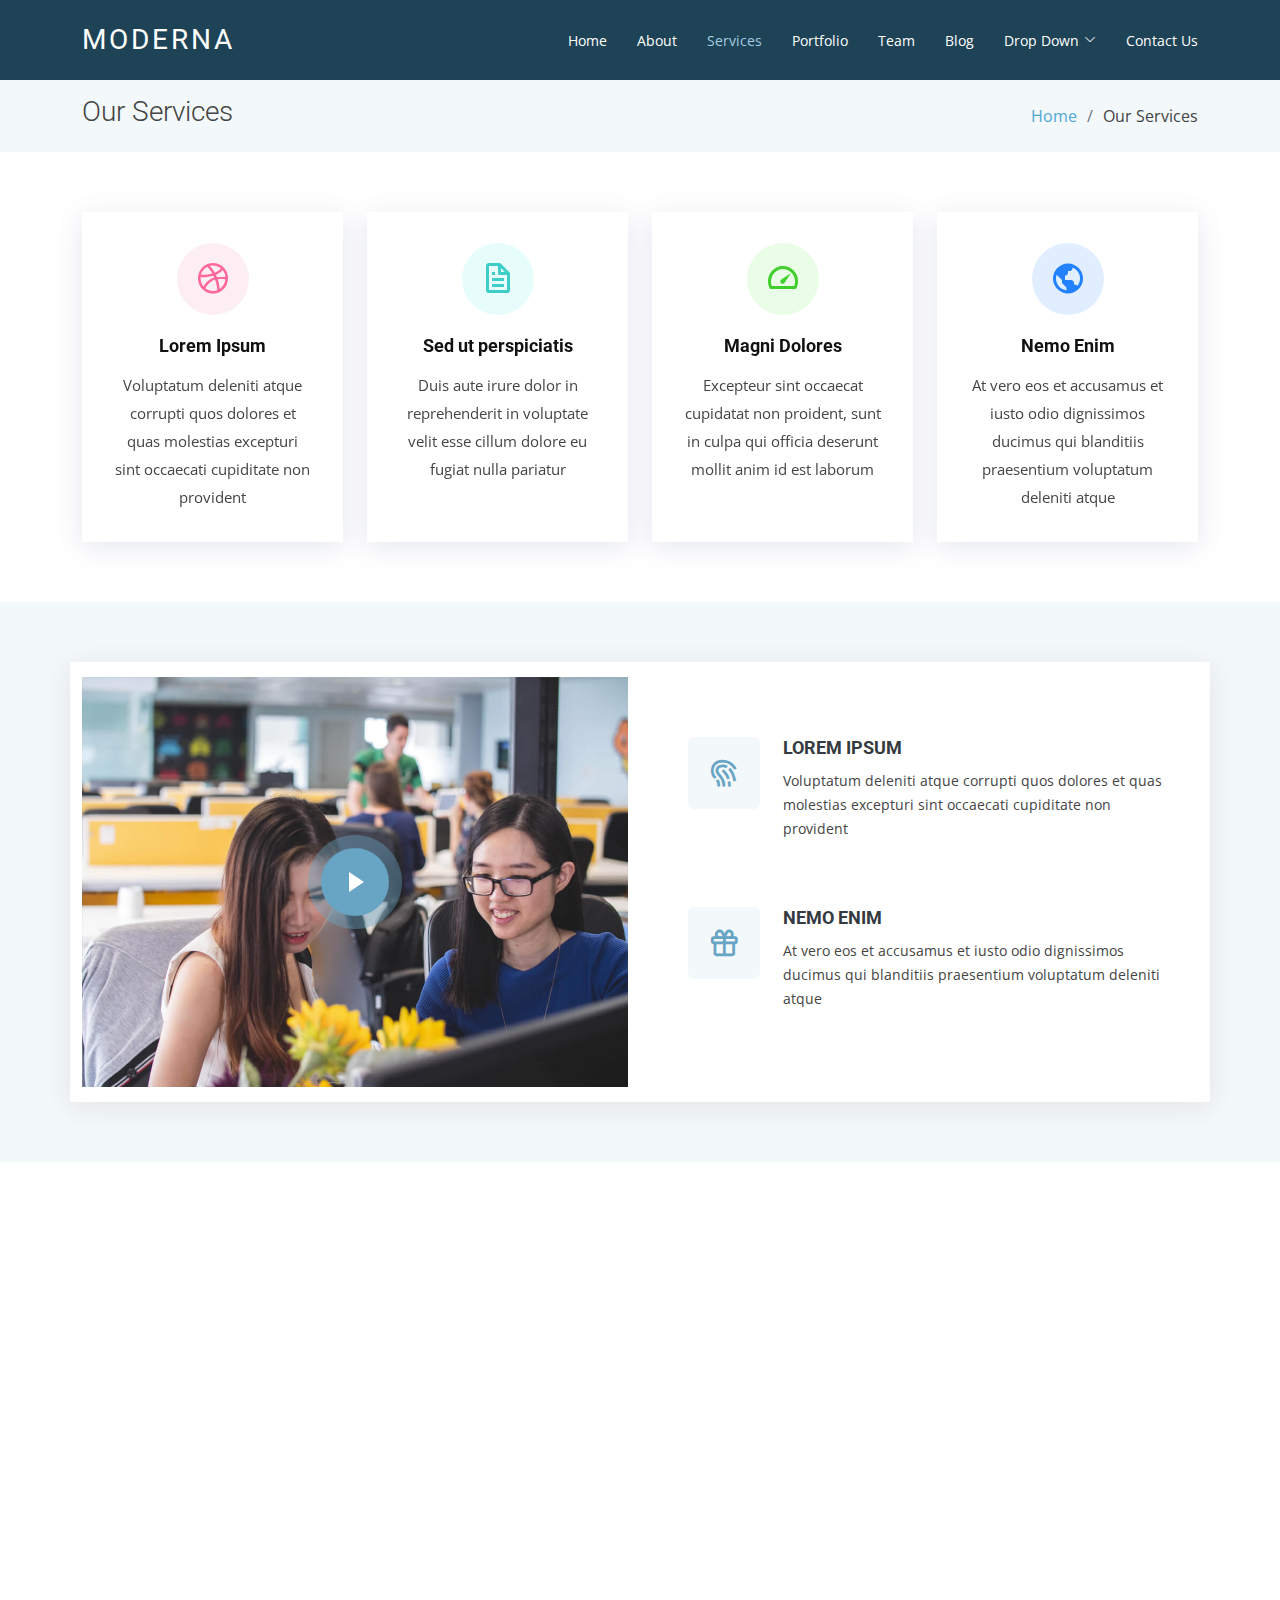
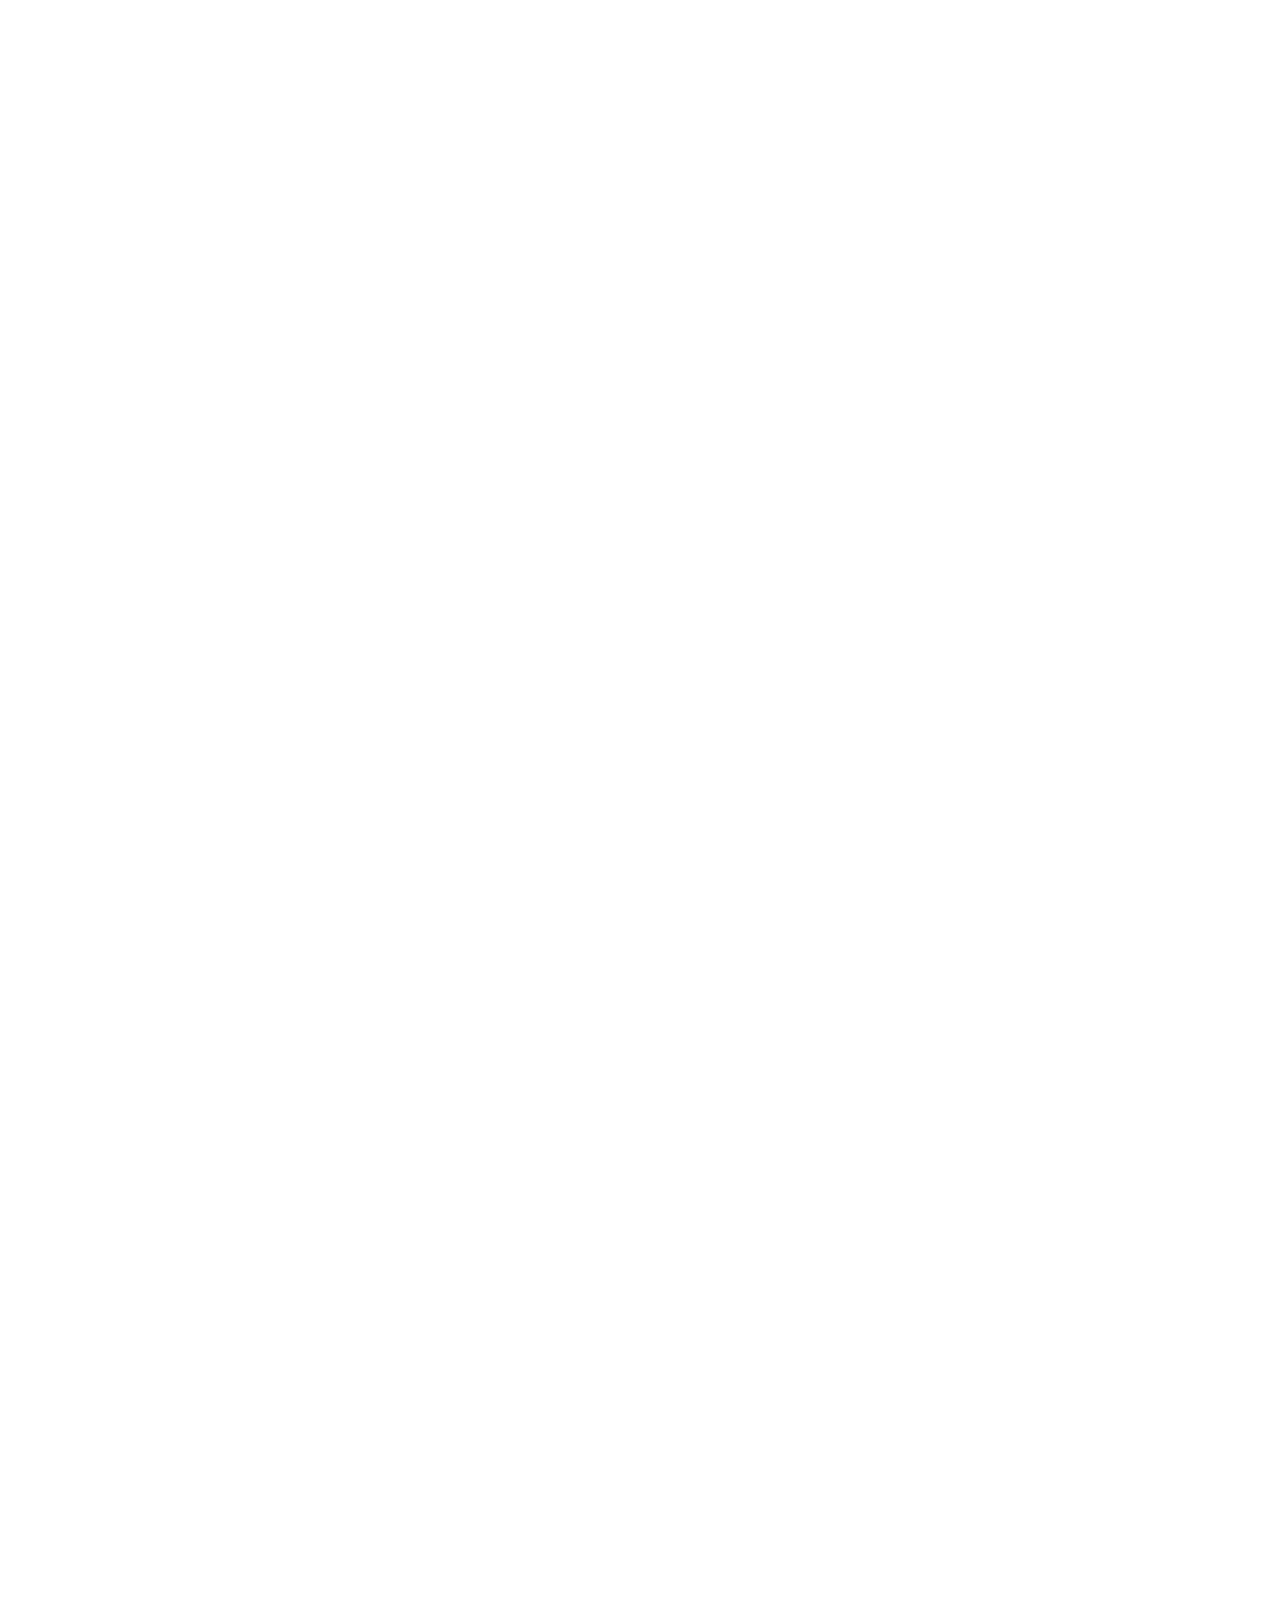
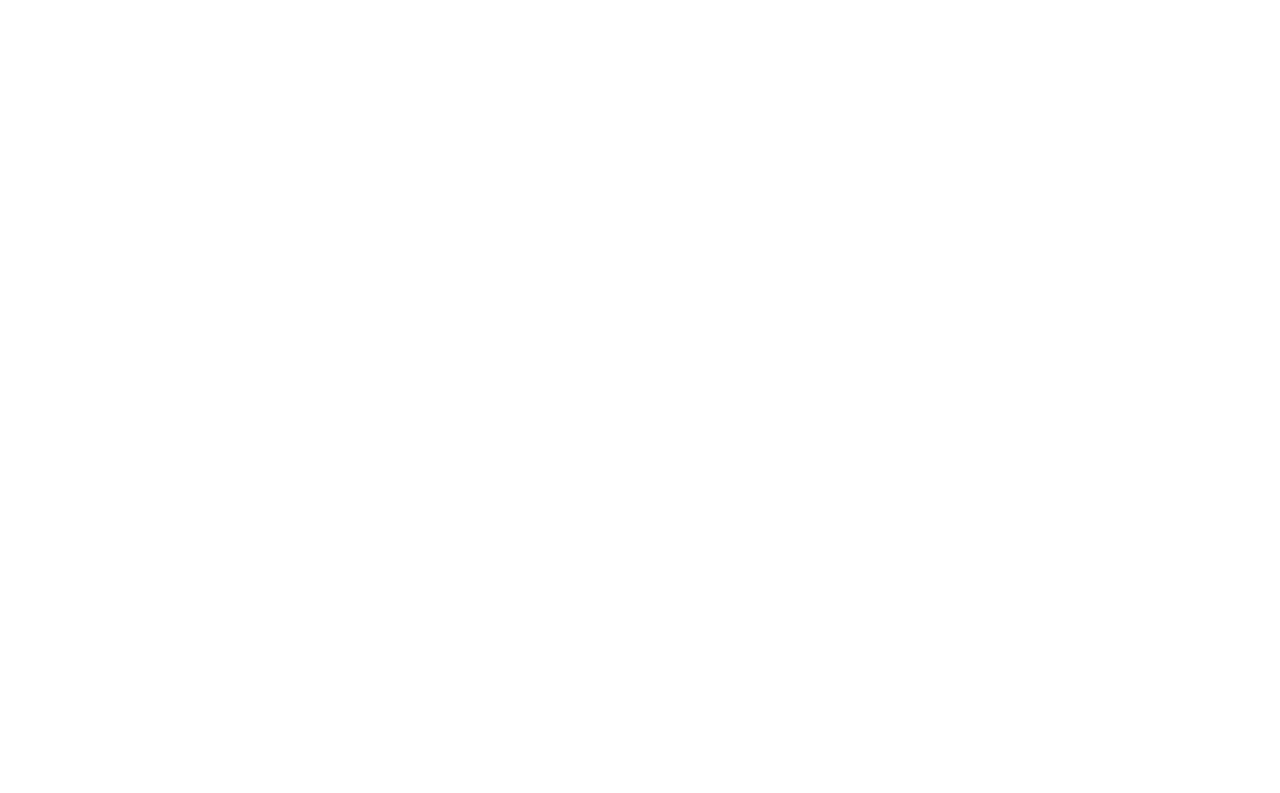
<file: CyberEye/Moderna/services.html>
<!DOCTYPE html>
<html lang="en">

<head>
  <meta charset="utf-8">
  <meta content="width=device-width, initial-scale=1.0" name="viewport">

  <title>Services - Moderna Bootstrap Template</title>
  <meta content="" name="description">
  <meta content="" name="keywords">

  <!-- Favicons -->
  <link href="assets/img/favicon.png" rel="icon">
  <link href="assets/img/apple-touch-icon.png" rel="apple-touch-icon">

  <!-- Google Fonts -->
  <link href="https://fonts.googleapis.com/css?family=Open+Sans:300,300i,400,400i,600,600i,700,700i|Roboto:300,300i,400,400i,500,500i,700,700i&display=swap" rel="stylesheet">

  <!-- Vendor CSS Files -->
  <link href="assets/vendor/animate.css/animate.min.css" rel="stylesheet">
  <link href="assets/vendor/aos/aos.css" rel="stylesheet">
  <link href="assets/vendor/bootstrap/css/bootstrap.min.css" rel="stylesheet">
  <link href="assets/vendor/bootstrap-icons/bootstrap-icons.css" rel="stylesheet">
  <link href="assets/vendor/boxicons/css/boxicons.min.css" rel="stylesheet">
  <link href="assets/vendor/glightbox/css/glightbox.min.css" rel="stylesheet">
  <link href="assets/vendor/swiper/swiper-bundle.min.css" rel="stylesheet">

  <!-- Template Main CSS File -->
  <link href="assets/css/style.css" rel="stylesheet">

  <!-- =======================================================
  * Template Name: Moderna - v4.3.0
  * Template URL: https://bootstrapmade.com/free-bootstrap-template-corporate-moderna/
  * Author: BootstrapMade.com
  * License: https://bootstrapmade.com/license/
  ======================================================== -->
</head>

<body>

  <!-- ======= Header ======= -->
  <header id="header" class="fixed-top d-flex align-items-center ">
    <div class="container d-flex justify-content-between align-items-center">

      <div class="logo">
        <h1 class="text-light"><a href="index.html"><span>Moderna</span></a></h1>
        <!-- Uncomment below if you prefer to use an image logo -->
        <!-- <a href="index.html"><img src="assets/img/logo.png" alt="" class="img-fluid"></a>-->
      </div>

      <nav id="navbar" class="navbar">
        <ul>
          <li><a class="" href="index.html">Home</a></li>
          <li><a href="about.html">About</a></li>
          <li><a class="active" href="services.html">Services</a></li>
          <li><a href="portfolio.html">Portfolio</a></li>
          <li><a href="team.html">Team</a></li>
          <li><a href="blog.html">Blog</a></li>
          <li class="dropdown"><a href="#"><span>Drop Down</span> <i class="bi bi-chevron-down"></i></a>
            <ul>
              <li><a href="#">Drop Down 1</a></li>
              <li class="dropdown"><a href="#"><span>Deep Drop Down</span> <i class="bi bi-chevron-right"></i></a>
                <ul>
                  <li><a href="#">Deep Drop Down 1</a></li>
                  <li><a href="#">Deep Drop Down 2</a></li>
                  <li><a href="#">Deep Drop Down 3</a></li>
                  <li><a href="#">Deep Drop Down 4</a></li>
                  <li><a href="#">Deep Drop Down 5</a></li>
                </ul>
              </li>
              <li><a href="#">Drop Down 2</a></li>
              <li><a href="#">Drop Down 3</a></li>
              <li><a href="#">Drop Down 4</a></li>
            </ul>
          </li>
          <li><a href="contact.html">Contact Us</a></li>
        </ul>
        <i class="bi bi-list mobile-nav-toggle"></i>
      </nav><!-- .navbar -->

    </div>
  </header><!-- End Header -->

  <main id="main">

    <!-- ======= Our Services Section ======= -->
    <section class="breadcrumbs">
      <div class="container">

        <div class="d-flex justify-content-between align-items-center">
          <h2>Our Services</h2>
          <ol>
            <li><a href="index.html">Home</a></li>
            <li>Our Services</li>
          </ol>
        </div>

      </div>
    </section><!-- End Our Services Section -->

    <!-- ======= Services Section ======= -->
    <section class="services">
      <div class="container">

        <div class="row">
          <div class="col-md-6 col-lg-3 d-flex align-items-stretch" data-aos="fade-up">
            <div class="icon-box icon-box-pink">
              <div class="icon"><i class="bx bxl-dribbble"></i></div>
              <h4 class="title"><a href="">Lorem Ipsum</a></h4>
              <p class="description">Voluptatum deleniti atque corrupti quos dolores et quas molestias excepturi sint occaecati cupiditate non provident</p>
            </div>
          </div>

          <div class="col-md-6 col-lg-3 d-flex align-items-stretch" data-aos="fade-up" data-aos-delay="100">
            <div class="icon-box icon-box-cyan">
              <div class="icon"><i class="bx bx-file"></i></div>
              <h4 class="title"><a href="">Sed ut perspiciatis</a></h4>
              <p class="description">Duis aute irure dolor in reprehenderit in voluptate velit esse cillum dolore eu fugiat nulla pariatur</p>
            </div>
          </div>

          <div class="col-md-6 col-lg-3 d-flex align-items-stretch" data-aos="fade-up" data-aos-delay="200">
            <div class="icon-box icon-box-green">
              <div class="icon"><i class="bx bx-tachometer"></i></div>
              <h4 class="title"><a href="">Magni Dolores</a></h4>
              <p class="description">Excepteur sint occaecat cupidatat non proident, sunt in culpa qui officia deserunt mollit anim id est laborum</p>
            </div>
          </div>

          <div class="col-md-6 col-lg-3 d-flex align-items-stretch" data-aos="fade-up" data-aos-delay="200">
            <div class="icon-box icon-box-blue">
              <div class="icon"><i class="bx bx-world"></i></div>
              <h4 class="title"><a href="">Nemo Enim</a></h4>
              <p class="description">At vero eos et accusamus et iusto odio dignissimos ducimus qui blanditiis praesentium voluptatum deleniti atque</p>
            </div>
          </div>

        </div>

      </div>
    </section><!-- End Services Section -->

    <!-- ======= Why Us Section ======= -->
    <section class="why-us section-bg" data-aos="fade-up" date-aos-delay="200">
      <div class="container">

        <div class="row">
          <div class="col-lg-6 video-box">
            <img src="assets/img/why-us.jpg" class="img-fluid" alt="">
            <a href="https://www.youtube.com/watch?v=jDDaplaOz7Q" class="venobox play-btn mb-4" data-vbtype="video" data-autoplay="true"></a>
          </div>

          <div class="col-lg-6 d-flex flex-column justify-content-center p-5">

            <div class="icon-box">
              <div class="icon"><i class="bx bx-fingerprint"></i></div>
              <h4 class="title"><a href="">Lorem Ipsum</a></h4>
              <p class="description">Voluptatum deleniti atque corrupti quos dolores et quas molestias excepturi sint occaecati cupiditate non provident</p>
            </div>

            <div class="icon-box">
              <div class="icon"><i class="bx bx-gift"></i></div>
              <h4 class="title"><a href="">Nemo Enim</a></h4>
              <p class="description">At vero eos et accusamus et iusto odio dignissimos ducimus qui blanditiis praesentium voluptatum deleniti atque</p>
            </div>

          </div>
        </div>

      </div>
    </section><!-- End Why Us Section -->

    <!-- ======= Service Details Section ======= -->
    <section class="service-details">
      <div class="container">

        <div class="row">
          <div class="col-md-6 d-flex align-items-stretch" data-aos="fade-up">
            <div class="card">
              <div class="card-img">
                <img src="assets/img/service-details-1.jpg" alt="...">
              </div>
              <div class="card-body">
                <h5 class="card-title"><a href="#">Our Mission</a></h5>
                <p class="card-text">Lorem ipsum dolor sit amet, consectetur elit, sed do eiusmod tempor ut labore et dolore magna aliqua. Ut enim ad minim veniam, quis nostrud exercitation ullamco laboris nisi ut aliquip ex ea commodo consequat</p>
                <div class="read-more"><a href="#"><i class="bi bi-arrow-right"></i> Read More</a></div>
              </div>
            </div>
          </div>
          <div class="col-md-6 d-flex align-items-stretch" data-aos="fade-up">
            <div class="card">
              <div class="card-img">
                <img src="assets/img/service-details-2.jpg" alt="...">
              </div>
              <div class="card-body">
                <h5 class="card-title"><a href="#">Our Plan</a></h5>
                <p class="card-text">Sed ut perspiciatis unde omnis iste natus error sit voluptatem doloremque laudantium, totam rem aperiam, eaque ipsa quae ab illo inventore veritatis et quasi architecto beatae vitae dicta sunt explicabo</p>
                <div class="read-more"><a href="#"><i class="bi bi-arrow-right"></i> Read More</a></div>
              </div>
            </div>

          </div>
          <div class="col-md-6 d-flex align-items-stretch" data-aos="fade-up">
            <div class="card">
              <div class="card-img">
                <img src="assets/img/service-details-3.jpg" alt="...">
              </div>
              <div class="card-body">
                <h5 class="card-title"><a href="#">Our Vision</a></h5>
                <p class="card-text">Nemo enim ipsam voluptatem quia voluptas sit aut odit aut fugit, sed quia magni dolores eos qui ratione voluptatem sequi nesciunt Neque porro quisquam est, qui dolorem ipsum quia dolor sit amet</p>
                <div class="read-more"><a href="#"><i class="bi bi-arrow-right"></i> Read More</a></div>
              </div>
            </div>
          </div>
          <div class="col-md-6 d-flex align-items-stretch" data-aos="fade-up">
            <div class="card">
              <div class="card-img">
                <img src="assets/img/service-details-4.jpg" alt="...">
              </div>
              <div class="card-body">
                <h5 class="card-title"><a href="#">Our Care</a></h5>
                <p class="card-text">Nostrum eum sed et autem dolorum perspiciatis. Magni porro quisquam laudantium voluptatem. In molestiae earum ab sit esse voluptatem. Eos ipsam cumque ipsum officiis qui nihil aut incidunt aut</p>
                <div class="read-more"><a href="#"><i class="bi bi-arrow-right"></i> Read More</a></div>
              </div>
            </div>
          </div>
        </div>

      </div>
    </section><!-- End Service Details Section -->

    <!-- ======= Pricing Section ======= -->
    <section class="pricing section-bg" data-aos="fade-up">
      <div class="container">

        <div class="section-title">
          <h2>Pricing</h2>
          <p>Magnam dolores commodi suscipit. Necessitatibus eius consequatur ex aliquid fuga eum quidem. Sit sint consectetur velit. Quisquam quos quisquam cupiditate. Et nemo qui impedit suscipit alias ea. Quia fugiat sit in iste officiis commodi quidem hic quas.</p>
        </div>

        <div class="row no-gutters">

          <div class="col-lg-4 box">
            <h3>Free</h3>
            <h4>$0<span>per month</span></h4>
            <ul>
              <li><i class="bx bx-check"></i> Quam adipiscing vitae proin</li>
              <li><i class="bx bx-check"></i> Nec feugiat nisl pretium</li>
              <li><i class="bx bx-check"></i> Nulla at volutpat diam uteera</li>
              <li class="na"><i class="bx bx-x"></i> <span>Pharetra massa massa ultricies</span></li>
              <li class="na"><i class="bx bx-x"></i> <span>Massa ultricies mi quis hendrerit</span></li>
            </ul>
            <a href="#" class="get-started-btn">Get Started</a>
          </div>

          <div class="col-lg-4 box featured">
            <h3>Business</h3>
            <h4>$29<span>per month</span></h4>
            <ul>
              <li><i class="bx bx-check"></i> Quam adipiscing vitae proin</li>
              <li><i class="bx bx-check"></i> Nec feugiat nisl pretium</li>
              <li><i class="bx bx-check"></i> Nulla at volutpat diam uteera</li>
              <li><i class="bx bx-check"></i> Pharetra massa massa ultricies</li>
              <li><i class="bx bx-check"></i> Massa ultricies mi quis hendrerit</li>
            </ul>
            <a href="#" class="get-started-btn">Get Started</a>
          </div>

          <div class="col-lg-4 box">
            <h3>Developer</h3>
            <h4>$49<span>per month</span></h4>
            <ul>
              <li><i class="bx bx-check"></i> Quam adipiscing vitae proin</li>
              <li><i class="bx bx-check"></i> Nec feugiat nisl pretium</li>
              <li><i class="bx bx-check"></i> Nulla at volutpat diam uteera</li>
              <li><i class="bx bx-check"></i> Pharetra massa massa ultricies</li>
              <li><i class="bx bx-check"></i> Massa ultricies mi quis hendrerit</li>
            </ul>
            <a href="#" class="get-started-btn">Get Started</a>
          </div>

        </div>

      </div>
    </section><!-- End Pricing Section -->

  </main><!-- End #main -->

  <!-- ======= Footer ======= -->
  <footer id="footer" data-aos="fade-up" data-aos-easing="ease-in-out" data-aos-duration="500">

    <div class="footer-newsletter">
      <div class="container">
        <div class="row">
          <div class="col-lg-6">
            <h4>Our Newsletter</h4>
            <p>Tamen quem nulla quae legam multos aute sint culpa legam noster magna</p>
          </div>
          <div class="col-lg-6">
            <form action="" method="post">
              <input type="email" name="email"><input type="submit" value="Subscribe">
            </form>
          </div>
        </div>
      </div>
    </div>

    <div class="footer-top">
      <div class="container">
        <div class="row">

          <div class="col-lg-3 col-md-6 footer-links">
            <h4>Useful Links</h4>
            <ul>
              <li><i class="bx bx-chevron-right"></i> <a href="#">Home</a></li>
              <li><i class="bx bx-chevron-right"></i> <a href="#">About us</a></li>
              <li><i class="bx bx-chevron-right"></i> <a href="#">Services</a></li>
              <li><i class="bx bx-chevron-right"></i> <a href="#">Terms of service</a></li>
              <li><i class="bx bx-chevron-right"></i> <a href="#">Privacy policy</a></li>
            </ul>
          </div>

          <div class="col-lg-3 col-md-6 footer-links">
            <h4>Our Services</h4>
            <ul>
              <li><i class="bx bx-chevron-right"></i> <a href="#">Web Design</a></li>
              <li><i class="bx bx-chevron-right"></i> <a href="#">Web Development</a></li>
              <li><i class="bx bx-chevron-right"></i> <a href="#">Product Management</a></li>
              <li><i class="bx bx-chevron-right"></i> <a href="#">Marketing</a></li>
              <li><i class="bx bx-chevron-right"></i> <a href="#">Graphic Design</a></li>
            </ul>
          </div>

          <div class="col-lg-3 col-md-6 footer-contact">
            <h4>Contact Us</h4>
            <p>
              A108 Adam Street <br>
              New York, NY 535022<br>
              United States <br><br>
              <strong>Phone:</strong> +1 5589 55488 55<br>
              <strong>Email:</strong> info@example.com<br>
            </p>

          </div>

          <div class="col-lg-3 col-md-6 footer-info">
            <h3>About Moderna</h3>
            <p>Cras fermentum odio eu feugiat lide par naso tierra. Justo eget nada terra videa magna derita valies darta donna mare fermentum iaculis eu non diam phasellus.</p>
            <div class="social-links mt-3">
              <a href="#" class="twitter"><i class="bx bxl-twitter"></i></a>
              <a href="#" class="facebook"><i class="bx bxl-facebook"></i></a>
              <a href="#" class="instagram"><i class="bx bxl-instagram"></i></a>
              <a href="#" class="linkedin"><i class="bx bxl-linkedin"></i></a>
            </div>
          </div>

        </div>
      </div>
    </div>

    <div class="container">
      <div class="copyright">
        &copy; Copyright <strong><span>Moderna</span></strong>. All Rights Reserved
      </div>
      <div class="credits">
        <!-- All the links in the footer should remain intact. -->
        <!-- You can delete the links only if you purchased the pro version. -->
        <!-- Licensing information: https://bootstrapmade.com/license/ -->
        <!-- Purchase the pro version with working PHP/AJAX contact form: https://bootstrapmade.com/free-bootstrap-template-corporate-moderna/ -->
        Designed by <a href="https://bootstrapmade.com/">BootstrapMade</a>
      </div>
    </div>
  </footer><!-- End Footer -->

  <a href="#" class="back-to-top d-flex align-items-center justify-content-center"><i class="bi bi-arrow-up-short"></i></a>

  <!-- Vendor JS Files -->
  <script src="assets/vendor/aos/aos.js"></script>
  <script src="assets/vendor/bootstrap/js/bootstrap.bundle.min.js"></script>
  <script src="assets/vendor/glightbox/js/glightbox.min.js"></script>
  <script src="assets/vendor/isotope-layout/isotope.pkgd.min.js"></script>
  <script src="assets/vendor/php-email-form/validate.js"></script>
  <script src="assets/vendor/purecounter/purecounter.js"></script>
  <script src="assets/vendor/swiper/swiper-bundle.min.js"></script>
  <script src="assets/vendor/waypoints/noframework.waypoints.js"></script>

  <!-- Template Main JS File -->
  <script src="assets/js/main.js"></script>

</body>

</html>
</file>
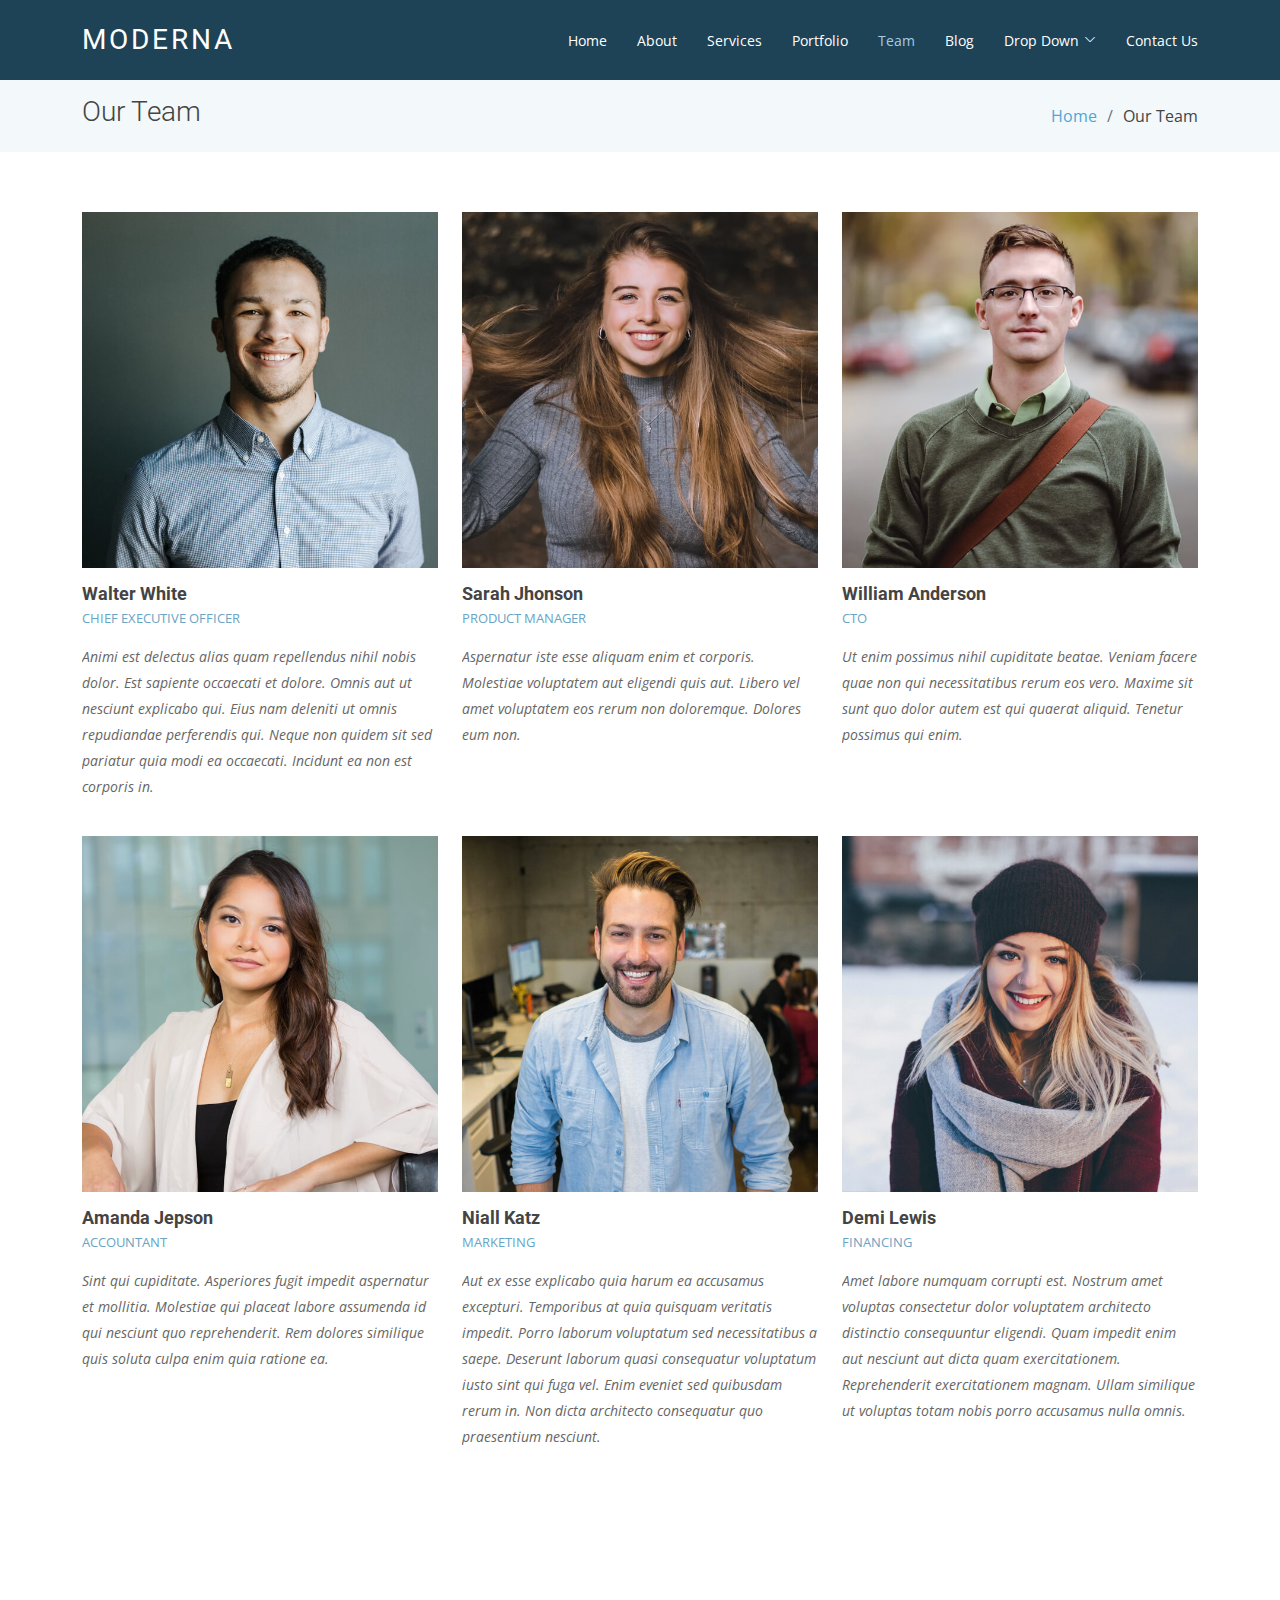
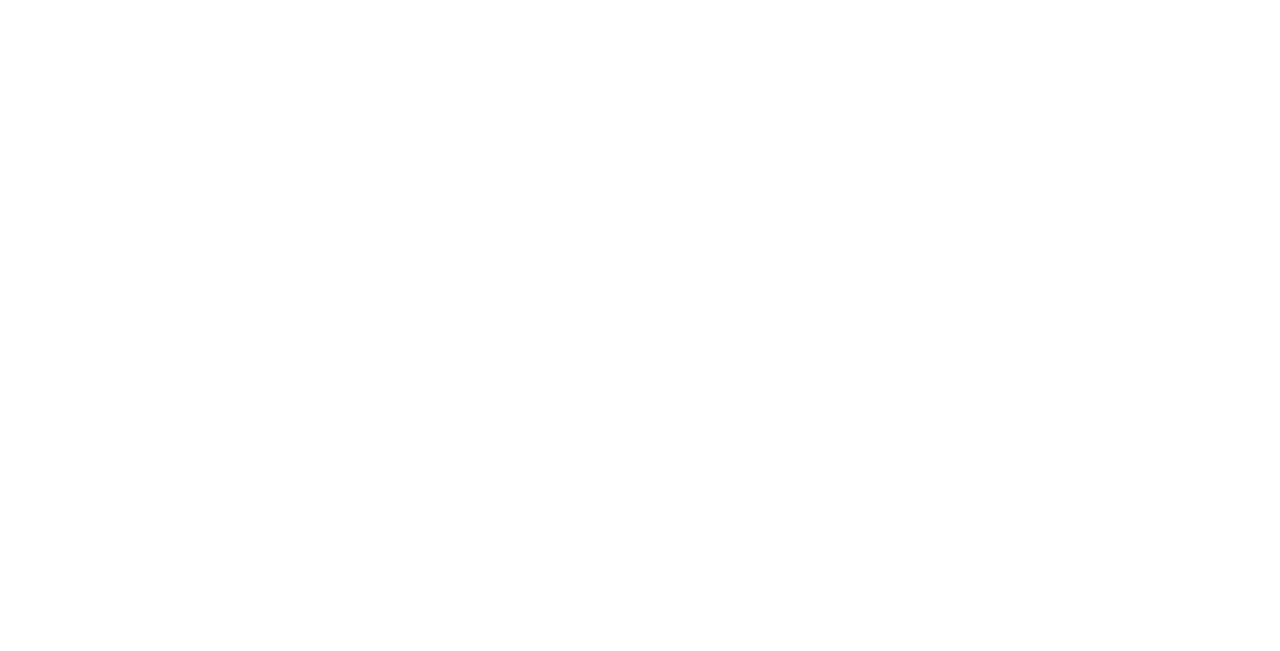
<file: CyberEye/Moderna/team.html>
<!DOCTYPE html>
<html lang="en">

<head>
  <meta charset="utf-8">
  <meta content="width=device-width, initial-scale=1.0" name="viewport">

  <title>Team - Moderna Bootstrap Template</title>
  <meta content="" name="description">
  <meta content="" name="keywords">

  <!-- Favicons -->
  <link href="assets/img/favicon.png" rel="icon">
  <link href="assets/img/apple-touch-icon.png" rel="apple-touch-icon">

  <!-- Google Fonts -->
  <link href="https://fonts.googleapis.com/css?family=Open+Sans:300,300i,400,400i,600,600i,700,700i|Roboto:300,300i,400,400i,500,500i,700,700i&display=swap" rel="stylesheet">

  <!-- Vendor CSS Files -->
  <link href="assets/vendor/animate.css/animate.min.css" rel="stylesheet">
  <link href="assets/vendor/aos/aos.css" rel="stylesheet">
  <link href="assets/vendor/bootstrap/css/bootstrap.min.css" rel="stylesheet">
  <link href="assets/vendor/bootstrap-icons/bootstrap-icons.css" rel="stylesheet">
  <link href="assets/vendor/boxicons/css/boxicons.min.css" rel="stylesheet">
  <link href="assets/vendor/glightbox/css/glightbox.min.css" rel="stylesheet">
  <link href="assets/vendor/swiper/swiper-bundle.min.css" rel="stylesheet">

  <!-- Template Main CSS File -->
  <link href="assets/css/style.css" rel="stylesheet">

  <!-- =======================================================
  * Template Name: Moderna - v4.3.0
  * Template URL: https://bootstrapmade.com/free-bootstrap-template-corporate-moderna/
  * Author: BootstrapMade.com
  * License: https://bootstrapmade.com/license/
  ======================================================== -->
</head>

<body>

  <!-- ======= Header ======= -->
  <header id="header" class="fixed-top d-flex align-items-center ">
    <div class="container d-flex justify-content-between align-items-center">

      <div class="logo">
        <h1 class="text-light"><a href="index.html"><span>Moderna</span></a></h1>
        <!-- Uncomment below if you prefer to use an image logo -->
        <!-- <a href="index.html"><img src="assets/img/logo.png" alt="" class="img-fluid"></a>-->
      </div>

      <nav id="navbar" class="navbar">
        <ul>
          <li><a class="" href="index.html">Home</a></li>
          <li><a href="about.html">About</a></li>
          <li><a href="services.html">Services</a></li>
          <li><a href="portfolio.html">Portfolio</a></li>
          <li><a class="active" href="team.html">Team</a></li>
          <li><a href="blog.html">Blog</a></li>
          <li class="dropdown"><a href="#"><span>Drop Down</span> <i class="bi bi-chevron-down"></i></a>
            <ul>
              <li><a href="#">Drop Down 1</a></li>
              <li class="dropdown"><a href="#"><span>Deep Drop Down</span> <i class="bi bi-chevron-right"></i></a>
                <ul>
                  <li><a href="#">Deep Drop Down 1</a></li>
                  <li><a href="#">Deep Drop Down 2</a></li>
                  <li><a href="#">Deep Drop Down 3</a></li>
                  <li><a href="#">Deep Drop Down 4</a></li>
                  <li><a href="#">Deep Drop Down 5</a></li>
                </ul>
              </li>
              <li><a href="#">Drop Down 2</a></li>
              <li><a href="#">Drop Down 3</a></li>
              <li><a href="#">Drop Down 4</a></li>
            </ul>
          </li>
          <li><a href="contact.html">Contact Us</a></li>
        </ul>
        <i class="bi bi-list mobile-nav-toggle"></i>
      </nav><!-- .navbar -->

    </div>
  </header><!-- End Header -->

  <main id="main">

    <!-- ======= Our Team Section ======= -->
    <section class="breadcrumbs">
      <div class="container">

        <div class="d-flex justify-content-between align-items-center">
          <h2>Our Team</h2>
          <ol>
            <li><a href="index.html">Home</a></li>
            <li>Our Team</li>
          </ol>
        </div>

      </div>
    </section><!-- End Our Team Section -->

    <!-- ======= Team Section ======= -->
    <section class="team" data-aos="fade-up" data-aos-easing="ease-in-out" data-aos-duration="500">
      <div class="container">

        <div class="row">

          <div class="col-lg-4 col-md-6 d-flex align-items-stretch">
            <div class="member">
              <div class="member-img">
                <img src="assets/img/team/team-1.jpg" class="img-fluid" alt="">
                <div class="social">
                  <a href=""><i class="bi bi-twitter"></i></a>
                  <a href=""><i class="bi bi-facebook"></i></a>
                  <a href=""><i class="bi bi-instagram"></i></a>
                  <a href=""><i class="bi bi-linkedin"></i></a>
                </div>
              </div>
              <div class="member-info">
                <h4>Walter White</h4>
                <span>Chief Executive Officer</span>
                <p>Animi est delectus alias quam repellendus nihil nobis dolor. Est sapiente occaecati et dolore. Omnis aut ut nesciunt explicabo qui. Eius nam deleniti ut omnis repudiandae perferendis qui. Neque non quidem sit sed pariatur quia modi ea occaecati. Incidunt ea non est corporis in.</p>
              </div>
            </div>
          </div>

          <div class="col-lg-4 col-md-6 d-flex align-items-stretch">
            <div class="member">
              <div class="member-img">
                <img src="assets/img/team/team-2.jpg" class="img-fluid" alt="">
                <div class="social">
                  <a href=""><i class="bi bi-twitter"></i></a>
                  <a href=""><i class="bi bi-facebook"></i></a>
                  <a href=""><i class="bi bi-instagram"></i></a>
                  <a href=""><i class="bi bi-linkedin"></i></a>
                </div>
              </div>
              <div class="member-info">
                <h4>Sarah Jhonson</h4>
                <span>Product Manager</span>
                <p>Aspernatur iste esse aliquam enim et corporis. Molestiae voluptatem aut eligendi quis aut. Libero vel amet voluptatem eos rerum non doloremque. Dolores eum non.</p>
              </div>
            </div>
          </div>

          <div class="col-lg-4 col-md-6 d-flex align-items-stretch">
            <div class="member">
              <div class="member-img">
                <img src="assets/img/team/team-3.jpg" class="img-fluid" alt="">
                <div class="social">
                  <a href=""><i class="bi bi-twitter"></i></a>
                  <a href=""><i class="bi bi-facebook"></i></a>
                  <a href=""><i class="bi bi-instagram"></i></a>
                  <a href=""><i class="bi bi-linkedin"></i></a>
                </div>
              </div>
              <div class="member-info">
                <h4>William Anderson</h4>
                <span>CTO</span>
                <p>Ut enim possimus nihil cupiditate beatae. Veniam facere quae non qui necessitatibus rerum eos vero. Maxime sit sunt quo dolor autem est qui quaerat aliquid. Tenetur possimus qui enim.</p>
              </div>
            </div>
          </div>

          <div class="col-lg-4 col-md-6 d-flex align-items-stretch">
            <div class="member">
              <div class="member-img">
                <img src="assets/img/team/team-4.jpg" class="img-fluid" alt="">
                <div class="social">
                  <a href=""><i class="bi bi-twitter"></i></a>
                  <a href=""><i class="bi bi-facebook"></i></a>
                  <a href=""><i class="bi bi-instagram"></i></a>
                  <a href=""><i class="bi bi-linkedin"></i></a>
                </div>
              </div>
              <div class="member-info">
                <h4>Amanda Jepson</h4>
                <span>Accountant</span>
                <p>Sint qui cupiditate. Asperiores fugit impedit aspernatur et mollitia. Molestiae qui placeat labore assumenda id qui nesciunt quo reprehenderit. Rem dolores similique quis soluta culpa enim quia ratione ea.</p>
              </div>
            </div>
          </div>

          <div class="col-lg-4 col-md-6 d-flex align-items-stretch">
            <div class="member">
              <div class="member-img">
                <img src="assets/img/team/team-5.jpg" class="img-fluid" alt="">
                <div class="social">
                  <a href=""><i class="bi bi-twitter"></i></a>
                  <a href=""><i class="bi bi-facebook"></i></a>
                  <a href=""><i class="bi bi-instagram"></i></a>
                  <a href=""><i class="bi bi-linkedin"></i></a>
                </div>
              </div>
              <div class="member-info">
                <h4>Niall Katz</h4>
                <span>Marketing</span>
                <p>Aut ex esse explicabo quia harum ea accusamus excepturi. Temporibus at quia quisquam veritatis impedit. Porro laborum voluptatum sed necessitatibus a saepe. Deserunt laborum quasi consequatur voluptatum iusto sint qui fuga vel. Enim eveniet sed quibusdam rerum in. Non dicta architecto consequatur quo praesentium nesciunt.</p>
              </div>
            </div>
          </div>

          <div class="col-lg-4 col-md-6 d-flex align-items-stretch">
            <div class="member">
              <div class="member-img">
                <img src="assets/img/team/team-6.jpg" class="img-fluid" alt="">
                <div class="social">
                  <a href=""><i class="bi bi-twitter"></i></a>
                  <a href=""><i class="bi bi-facebook"></i></a>
                  <a href=""><i class="bi bi-instagram"></i></a>
                  <a href=""><i class="bi bi-linkedin"></i></a>
                </div>
              </div>
              <div class="member-info">
                <h4>Demi Lewis</h4>
                <span>Financing</span>
                <p>Amet labore numquam corrupti est. Nostrum amet voluptas consectetur dolor voluptatem architecto distinctio consequuntur eligendi. Quam impedit enim aut nesciunt aut dicta quam exercitationem. Reprehenderit exercitationem magnam. Ullam similique ut voluptas totam nobis porro accusamus nulla omnis.</p>
              </div>
            </div>
          </div>

        </div>

      </div>
    </section><!-- End Team Section -->

  </main><!-- End #main -->

  <!-- ======= Footer ======= -->
  <footer id="footer" data-aos="fade-up" data-aos-easing="ease-in-out" data-aos-duration="500">

    <div class="footer-newsletter">
      <div class="container">
        <div class="row">
          <div class="col-lg-6">
            <h4>Our Newsletter</h4>
            <p>Tamen quem nulla quae legam multos aute sint culpa legam noster magna</p>
          </div>
          <div class="col-lg-6">
            <form action="" method="post">
              <input type="email" name="email"><input type="submit" value="Subscribe">
            </form>
          </div>
        </div>
      </div>
    </div>

    <div class="footer-top">
      <div class="container">
        <div class="row">

          <div class="col-lg-3 col-md-6 footer-links">
            <h4>Useful Links</h4>
            <ul>
              <li><i class="bx bx-chevron-right"></i> <a href="#">Home</a></li>
              <li><i class="bx bx-chevron-right"></i> <a href="#">About us</a></li>
              <li><i class="bx bx-chevron-right"></i> <a href="#">Services</a></li>
              <li><i class="bx bx-chevron-right"></i> <a href="#">Terms of service</a></li>
              <li><i class="bx bx-chevron-right"></i> <a href="#">Privacy policy</a></li>
            </ul>
          </div>

          <div class="col-lg-3 col-md-6 footer-links">
            <h4>Our Services</h4>
            <ul>
              <li><i class="bx bx-chevron-right"></i> <a href="#">Web Design</a></li>
              <li><i class="bx bx-chevron-right"></i> <a href="#">Web Development</a></li>
              <li><i class="bx bx-chevron-right"></i> <a href="#">Product Management</a></li>
              <li><i class="bx bx-chevron-right"></i> <a href="#">Marketing</a></li>
              <li><i class="bx bx-chevron-right"></i> <a href="#">Graphic Design</a></li>
            </ul>
          </div>

          <div class="col-lg-3 col-md-6 footer-contact">
            <h4>Contact Us</h4>
            <p>
              A108 Adam Street <br>
              New York, NY 535022<br>
              United States <br><br>
              <strong>Phone:</strong> +1 5589 55488 55<br>
              <strong>Email:</strong> info@example.com<br>
            </p>

          </div>

          <div class="col-lg-3 col-md-6 footer-info">
            <h3>About Moderna</h3>
            <p>Cras fermentum odio eu feugiat lide par naso tierra. Justo eget nada terra videa magna derita valies darta donna mare fermentum iaculis eu non diam phasellus.</p>
            <div class="social-links mt-3">
              <a href="#" class="twitter"><i class="bx bxl-twitter"></i></a>
              <a href="#" class="facebook"><i class="bx bxl-facebook"></i></a>
              <a href="#" class="instagram"><i class="bx bxl-instagram"></i></a>
              <a href="#" class="linkedin"><i class="bx bxl-linkedin"></i></a>
            </div>
          </div>

        </div>
      </div>
    </div>

    <div class="container">
      <div class="copyright">
        &copy; Copyright <strong><span>Moderna</span></strong>. All Rights Reserved
      </div>
      <div class="credits">
        <!-- All the links in the footer should remain intact. -->
        <!-- You can delete the links only if you purchased the pro version. -->
        <!-- Licensing information: https://bootstrapmade.com/license/ -->
        <!-- Purchase the pro version with working PHP/AJAX contact form: https://bootstrapmade.com/free-bootstrap-template-corporate-moderna/ -->
        Designed by <a href="https://bootstrapmade.com/">BootstrapMade</a>
      </div>
    </div>
  </footer><!-- End Footer -->

  <a href="#" class="back-to-top d-flex align-items-center justify-content-center"><i class="bi bi-arrow-up-short"></i></a>

  <!-- Vendor JS Files -->
  <script src="assets/vendor/aos/aos.js"></script>
  <script src="assets/vendor/bootstrap/js/bootstrap.bundle.min.js"></script>
  <script src="assets/vendor/glightbox/js/glightbox.min.js"></script>
  <script src="assets/vendor/isotope-layout/isotope.pkgd.min.js"></script>
  <script src="assets/vendor/php-email-form/validate.js"></script>
  <script src="assets/vendor/purecounter/purecounter.js"></script>
  <script src="assets/vendor/swiper/swiper-bundle.min.js"></script>
  <script src="assets/vendor/waypoints/noframework.waypoints.js"></script>

  <!-- Template Main JS File -->
  <script src="assets/js/main.js"></script>

</body>

</html>
</file>
<file: CyberEye/Login_v16/vendor/daterangepicker/daterangepicker.css>
.daterangepicker {
  position: absolute;
  color: inherit;
  background-color: #fff;
  border-radius: 4px;
  width: 278px;
  padding: 4px;
  margin-top: 1px;
  top: 100px;
  left: 20px;
  /* Calendars */ }
  .daterangepicker:before, .daterangepicker:after {
    position: absolute;
    display: inline-block;
    border-bottom-color: rgba(0, 0, 0, 0.2);
    content: ''; }
  .daterangepicker:before {
    top: -7px;
    border-right: 7px solid transparent;
    border-left: 7px solid transparent;
    border-bottom: 7px solid #ccc; }
  .daterangepicker:after {
    top: -6px;
    border-right: 6px solid transparent;
    border-bottom: 6px solid #fff;
    border-left: 6px solid transparent; }
  .daterangepicker.opensleft:before {
    right: 9px; }
  .daterangepicker.opensleft:after {
    right: 10px; }
  .daterangepicker.openscenter:before {
    left: 0;
    right: 0;
    width: 0;
    margin-left: auto;
    margin-right: auto; }
  .daterangepicker.openscenter:after {
    left: 0;
    right: 0;
    width: 0;
    margin-left: auto;
    margin-right: auto; }
  .daterangepicker.opensright:before {
    left: 9px; }
  .daterangepicker.opensright:after {
    left: 10px; }
  .daterangepicker.dropup {
    margin-top: -5px; }
    .daterangepicker.dropup:before {
      top: initial;
      bottom: -7px;
      border-bottom: initial;
      border-top: 7px solid #ccc; }
    .daterangepicker.dropup:after {
      top: initial;
      bottom: -6px;
      border-bottom: initial;
      border-top: 6px solid #fff; }
  .daterangepicker.dropdown-menu {
    max-width: none;
    z-index: 3001; }
  .daterangepicker.single .ranges, .daterangepicker.single .calendar {
    float: none; }
  .daterangepicker.show-calendar .calendar {
    display: block; }
  .daterangepicker .calendar {
    display: none;
    max-width: 270px;
    margin: 4px; }
    .daterangepicker .calendar.single .calendar-table {
      border: none; }
    .daterangepicker .calendar th, .daterangepicker .calendar td {
      white-space: nowrap;
      text-align: center;
      min-width: 32px; }
  .daterangepicker .calendar-table {
    border: 1px solid #fff;
    padding: 4px;
    border-radius: 4px;
    background-color: #fff; }
  .daterangepicker table {
    width: 100%;
    margin: 0; }
  .daterangepicker td, .daterangepicker th {
    text-align: center;
    width: 20px;
    height: 20px;
    border-radius: 4px;
    border: 1px solid transparent;
    white-space: nowrap;
    cursor: pointer; }
    .daterangepicker td.available:hover, .daterangepicker th.available:hover {
      background-color: #eee;
      border-color: transparent;
      color: inherit; }
    .daterangepicker td.week, .daterangepicker th.week {
      font-size: 80%;
      color: #ccc; }
  .daterangepicker td.off, .daterangepicker td.off.in-range, .daterangepicker td.off.start-date, .daterangepicker td.off.end-date {
    background-color: #fff;
    border-color: transparent;
    color: #999; }
  .daterangepicker td.in-range {
    background-color: #ebf4f8;
    border-color: transparent;
    color: #000;
    border-radius: 0; }
  .daterangepicker td.start-date {
    border-radius: 4px 0 0 4px; }
  .daterangepicker td.end-date {
    border-radius: 0 4px 4px 0; }
  .daterangepicker td.start-date.end-date {
    border-radius: 4px; }
  .daterangepicker td.active, .daterangepicker td.active:hover {
    background-color: #357ebd;
    border-color: transparent;
    color: #fff; }
  .daterangepicker th.month {
    width: auto; }
  .daterangepicker td.disabled, .daterangepicker option.disabled {
    color: #999;
    cursor: not-allowed;
    text-decoration: line-through; }
  .daterangepicker select.monthselect, .daterangepicker select.yearselect {
    font-size: 12px;
    padding: 1px;
    height: auto;
    margin: 0;
    cursor: default; }
  .daterangepicker select.monthselect {
    margin-right: 2%;
    width: 56%; }
  .daterangepicker select.yearselect {
    width: 40%; }
  .daterangepicker select.hourselect, .daterangepicker select.minuteselect, .daterangepicker select.secondselect, .daterangepicker select.ampmselect {
    width: 50px;
    margin-bottom: 0; }
  .daterangepicker .input-mini {
    border: 1px solid #ccc;
    border-radius: 4px;
    color: #555;
    height: 30px;
    line-height: 30px;
    display: block;
    vertical-align: middle;
    margin: 0 0 5px 0;
    padding: 0 6px 0 28px;
    width: 100%; }
    .daterangepicker .input-mini.active {
      border: 1px solid #08c;
      border-radius: 4px; }
  .daterangepicker .daterangepicker_input {
    position: relative; }
    .daterangepicker .daterangepicker_input i {
      position: absolute;
      left: 8px;
      top: 8px; }
  .daterangepicker.rtl .input-mini {
    padding-right: 28px;
    padding-left: 6px; }
  .daterangepicker.rtl .daterangepicker_input i {
    left: auto;
    right: 8px; }
  .daterangepicker .calendar-time {
    text-align: center;
    margin: 5px auto;
    line-height: 30px;
    position: relative;
    padding-left: 28px; }
    .daterangepicker .calendar-time select.disabled {
      color: #ccc;
      cursor: not-allowed; }

.ranges {
  font-size: 11px;
  float: none;
  margin: 4px;
  text-align: left; }
  .ranges ul {
    list-style: none;
    margin: 0 auto;
    padding: 0;
    width: 100%; }
  .ranges li {
    font-size: 13px;
    background-color: #f5f5f5;
    border: 1px solid #f5f5f5;
    border-radius: 4px;
    color: #08c;
    padding: 3px 12px;
    margin-bottom: 8px;
    cursor: pointer; }
    .ranges li:hover {
      background-color: #08c;
      border: 1px solid #08c;
      color: #fff; }
    .ranges li.active {
      background-color: #08c;
      border: 1px solid #08c;
      color: #fff; }

/*  Larger Screen Styling */
@media (min-width: 564px) {
  .daterangepicker {
    width: auto; }
    .daterangepicker .ranges ul {
      width: 160px; }
    .daterangepicker.single .ranges ul {
      width: 100%; }
    .daterangepicker.single .calendar.left {
      clear: none; }
    .daterangepicker.single.ltr .ranges, .daterangepicker.single.ltr .calendar {
      float: left; }
    .daterangepicker.single.rtl .ranges, .daterangepicker.single.rtl .calendar {
      float: right; }
    .daterangepicker.ltr {
      direction: ltr;
      text-align: left; }
      .daterangepicker.ltr .calendar.left {
        clear: left;
        margin-right: 0; }
        .daterangepicker.ltr .calendar.left .calendar-table {
          border-right: none;
          border-top-right-radius: 0;
          border-bottom-right-radius: 0; }
      .daterangepicker.ltr .calendar.right {
        margin-left: 0; }
        .daterangepicker.ltr .calendar.right .calendar-table {
          border-left: none;
          border-top-left-radius: 0;
          border-bottom-left-radius: 0; }
      .daterangepicker.ltr .left .daterangepicker_input {
        padding-right: 12px; }
      .daterangepicker.ltr .calendar.left .calendar-table {
        padding-right: 12px; }
      .daterangepicker.ltr .ranges, .daterangepicker.ltr .calendar {
        float: left; }
    .daterangepicker.rtl {
      direction: rtl;
      text-align: right; }
      .daterangepicker.rtl .calendar.left {
        clear: right;
        margin-left: 0; }
        .daterangepicker.rtl .calendar.left .calendar-table {
          border-left: none;
          border-top-left-radius: 0;
          border-bottom-left-radius: 0; }
      .daterangepicker.rtl .calendar.right {
        margin-right: 0; }
        .daterangepicker.rtl .calendar.right .calendar-table {
          border-right: none;
          border-top-right-radius: 0;
          border-bottom-right-radius: 0; }
      .daterangepicker.rtl .left .daterangepicker_input {
        padding-left: 12px; }
      .daterangepicker.rtl .calendar.left .calendar-table {
        padding-left: 12px; }
      .daterangepicker.rtl .ranges, .daterangepicker.rtl .calendar {
        text-align: right;
        float: right; } }
@media (min-width: 730px) {
  .daterangepicker .ranges {
    width: auto; }
  .daterangepicker.ltr .ranges {
    float: left; }
  .daterangepicker.rtl .ranges {
    float: right; }
  .daterangepicker .calendar.left {
    clear: none !important; } }
</file>
<file: CyberEye/Login_v16/css/util.css>
/*[ FONT SIZE ]
///////////////////////////////////////////////////////////
*/
.fs-1 {font-size: 1px;}
.fs-2 {font-size: 2px;}
.fs-3 {font-size: 3px;}
.fs-4 {font-size: 4px;}
.fs-5 {font-size: 5px;}
.fs-6 {font-size: 6px;}
.fs-7 {font-size: 7px;}
.fs-8 {font-size: 8px;}
.fs-9 {font-size: 9px;}
.fs-10 {font-size: 10px;}
.fs-11 {font-size: 11px;}
.fs-12 {font-size: 12px;}
.fs-13 {font-size: 13px;}
.fs-14 {font-size: 14px;}
.fs-15 {font-size: 15px;}
.fs-16 {font-size: 16px;}
.fs-17 {font-size: 17px;}
.fs-18 {font-size: 18px;}
.fs-19 {font-size: 19px;}
.fs-20 {font-size: 20px;}
.fs-21 {font-size: 21px;}
.fs-22 {font-size: 22px;}
.fs-23 {font-size: 23px;}
.fs-24 {font-size: 24px;}
.fs-25 {font-size: 25px;}
.fs-26 {font-size: 26px;}
.fs-27 {font-size: 27px;}
.fs-28 {font-size: 28px;}
.fs-29 {font-size: 29px;}
.fs-30 {font-size: 30px;}
.fs-31 {font-size: 31px;}
.fs-32 {font-size: 32px;}
.fs-33 {font-size: 33px;}
.fs-34 {font-size: 34px;}
.fs-35 {font-size: 35px;}
.fs-36 {font-size: 36px;}
.fs-37 {font-size: 37px;}
.fs-38 {font-size: 38px;}
.fs-39 {font-size: 39px;}
.fs-40 {font-size: 40px;}
.fs-41 {font-size: 41px;}
.fs-42 {font-size: 42px;}
.fs-43 {font-size: 43px;}
.fs-44 {font-size: 44px;}
.fs-45 {font-size: 45px;}
.fs-46 {font-size: 46px;}
.fs-47 {font-size: 47px;}
.fs-48 {font-size: 48px;}
.fs-49 {font-size: 49px;}
.fs-50 {font-size: 50px;}
.fs-51 {font-size: 51px;}
.fs-52 {font-size: 52px;}
.fs-53 {font-size: 53px;}
.fs-54 {font-size: 54px;}
.fs-55 {font-size: 55px;}
.fs-56 {font-size: 56px;}
.fs-57 {font-size: 57px;}
.fs-58 {font-size: 58px;}
.fs-59 {font-size: 59px;}
.fs-60 {font-size: 60px;}
.fs-61 {font-size: 61px;}
.fs-62 {font-size: 62px;}
.fs-63 {font-size: 63px;}
.fs-64 {font-size: 64px;}
.fs-65 {font-size: 65px;}
.fs-66 {font-size: 66px;}
.fs-67 {font-size: 67px;}
.fs-68 {font-size: 68px;}
.fs-69 {font-size: 69px;}
.fs-70 {font-size: 70px;}
.fs-71 {font-size: 71px;}
.fs-72 {font-size: 72px;}
.fs-73 {font-size: 73px;}
.fs-74 {font-size: 74px;}
.fs-75 {font-size: 75px;}
.fs-76 {font-size: 76px;}
.fs-77 {font-size: 77px;}
.fs-78 {font-size: 78px;}
.fs-79 {font-size: 79px;}
.fs-80 {font-size: 80px;}
.fs-81 {font-size: 81px;}
.fs-82 {font-size: 82px;}
.fs-83 {font-size: 83px;}
.fs-84 {font-size: 84px;}
.fs-85 {font-size: 85px;}
.fs-86 {font-size: 86px;}
.fs-87 {font-size: 87px;}
.fs-88 {font-size: 88px;}
.fs-89 {font-size: 89px;}
.fs-90 {font-size: 90px;}
.fs-91 {font-size: 91px;}
.fs-92 {font-size: 92px;}
.fs-93 {font-size: 93px;}
.fs-94 {font-size: 94px;}
.fs-95 {font-size: 95px;}
.fs-96 {font-size: 96px;}
.fs-97 {font-size: 97px;}
.fs-98 {font-size: 98px;}
.fs-99 {font-size: 99px;}
.fs-100 {font-size: 100px;}
.fs-101 {font-size: 101px;}
.fs-102 {font-size: 102px;}
.fs-103 {font-size: 103px;}
.fs-104 {font-size: 104px;}
.fs-105 {font-size: 105px;}
.fs-106 {font-size: 106px;}
.fs-107 {font-size: 107px;}
.fs-108 {font-size: 108px;}
.fs-109 {font-size: 109px;}
.fs-110 {font-size: 110px;}
.fs-111 {font-size: 111px;}
.fs-112 {font-size: 112px;}
.fs-113 {font-size: 113px;}
.fs-114 {font-size: 114px;}
.fs-115 {font-size: 115px;}
.fs-116 {font-size: 116px;}
.fs-117 {font-size: 117px;}
.fs-118 {font-size: 118px;}
.fs-119 {font-size: 119px;}
.fs-120 {font-size: 120px;}
.fs-121 {font-size: 121px;}
.fs-122 {font-size: 122px;}
.fs-123 {font-size: 123px;}
.fs-124 {font-size: 124px;}
.fs-125 {font-size: 125px;}
.fs-126 {font-size: 126px;}
.fs-127 {font-size: 127px;}
.fs-128 {font-size: 128px;}
.fs-129 {font-size: 129px;}
.fs-130 {font-size: 130px;}
.fs-131 {font-size: 131px;}
.fs-132 {font-size: 132px;}
.fs-133 {font-size: 133px;}
.fs-134 {font-size: 134px;}
.fs-135 {font-size: 135px;}
.fs-136 {font-size: 136px;}
.fs-137 {font-size: 137px;}
.fs-138 {font-size: 138px;}
.fs-139 {font-size: 139px;}
.fs-140 {font-size: 140px;}
.fs-141 {font-size: 141px;}
.fs-142 {font-size: 142px;}
.fs-143 {font-size: 143px;}
.fs-144 {font-size: 144px;}
.fs-145 {font-size: 145px;}
.fs-146 {font-size: 146px;}
.fs-147 {font-size: 147px;}
.fs-148 {font-size: 148px;}
.fs-149 {font-size: 149px;}
.fs-150 {font-size: 150px;}
.fs-151 {font-size: 151px;}
.fs-152 {font-size: 152px;}
.fs-153 {font-size: 153px;}
.fs-154 {font-size: 154px;}
.fs-155 {font-size: 155px;}
.fs-156 {font-size: 156px;}
.fs-157 {font-size: 157px;}
.fs-158 {font-size: 158px;}
.fs-159 {font-size: 159px;}
.fs-160 {font-size: 160px;}
.fs-161 {font-size: 161px;}
.fs-162 {font-size: 162px;}
.fs-163 {font-size: 163px;}
.fs-164 {font-size: 164px;}
.fs-165 {font-size: 165px;}
.fs-166 {font-size: 166px;}
.fs-167 {font-size: 167px;}
.fs-168 {font-size: 168px;}
.fs-169 {font-size: 169px;}
.fs-170 {font-size: 170px;}
.fs-171 {font-size: 171px;}
.fs-172 {font-size: 172px;}
.fs-173 {font-size: 173px;}
.fs-174 {font-size: 174px;}
.fs-175 {font-size: 175px;}
.fs-176 {font-size: 176px;}
.fs-177 {font-size: 177px;}
.fs-178 {font-size: 178px;}
.fs-179 {font-size: 179px;}
.fs-180 {font-size: 180px;}
.fs-181 {font-size: 181px;}
.fs-182 {font-size: 182px;}
.fs-183 {font-size: 183px;}
.fs-184 {font-size: 184px;}
.fs-185 {font-size: 185px;}
.fs-186 {font-size: 186px;}
.fs-187 {font-size: 187px;}
.fs-188 {font-size: 188px;}
.fs-189 {font-size: 189px;}
.fs-190 {font-size: 190px;}
.fs-191 {font-size: 191px;}
.fs-192 {font-size: 192px;}
.fs-193 {font-size: 193px;}
.fs-194 {font-size: 194px;}
.fs-195 {font-size: 195px;}
.fs-196 {font-size: 196px;}
.fs-197 {font-size: 197px;}
.fs-198 {font-size: 198px;}
.fs-199 {font-size: 199px;}
.fs-200 {font-size: 200px;}

/*[ PADDING ]
///////////////////////////////////////////////////////////
*/
.p-t-0 {padding-top: 0px;}
.p-t-1 {padding-top: 1px;}
.p-t-2 {padding-top: 2px;}
.p-t-3 {padding-top: 3px;}
.p-t-4 {padding-top: 4px;}
.p-t-5 {padding-top: 5px;}
.p-t-6 {padding-top: 6px;}
.p-t-7 {padding-top: 7px;}
.p-t-8 {padding-top: 8px;}
.p-t-9 {padding-top: 9px;}
.p-t-10 {padding-top: 10px;}
.p-t-11 {padding-top: 11px;}
.p-t-12 {padding-top: 12px;}
.p-t-13 {padding-top: 13px;}
.p-t-14 {padding-top: 14px;}
.p-t-15 {padding-top: 15px;}
.p-t-16 {padding-top: 16px;}
.p-t-17 {padding-top: 17px;}
.p-t-18 {padding-top: 18px;}
.p-t-19 {padding-top: 19px;}
.p-t-20 {padding-top: 20px;}
.p-t-21 {padding-top: 21px;}
.p-t-22 {padding-top: 22px;}
.p-t-23 {padding-top: 23px;}
.p-t-24 {padding-top: 24px;}
.p-t-25 {padding-top: 25px;}
.p-t-26 {padding-top: 26px;}
.p-t-27 {padding-top: 27px;}
.p-t-28 {padding-top: 28px;}
.p-t-29 {padding-top: 29px;}
.p-t-30 {padding-top: 30px;}
.p-t-31 {padding-top: 31px;}
.p-t-32 {padding-top: 32px;}
.p-t-33 {padding-top: 33px;}
.p-t-34 {padding-top: 34px;}
.p-t-35 {padding-top: 35px;}
.p-t-36 {padding-top: 36px;}
.p-t-37 {padding-top: 37px;}
.p-t-38 {padding-top: 38px;}
.p-t-39 {padding-top: 39px;}
.p-t-40 {padding-top: 40px;}
.p-t-41 {padding-top: 41px;}
.p-t-42 {padding-top: 42px;}
.p-t-43 {padding-top: 43px;}
.p-t-44 {padding-top: 44px;}
.p-t-45 {padding-top: 45px;}
.p-t-46 {padding-top: 46px;}
.p-t-47 {padding-top: 47px;}
.p-t-48 {padding-top: 48px;}
.p-t-49 {padding-top: 49px;}
.p-t-50 {padding-top: 50px;}
.p-t-51 {padding-top: 51px;}
.p-t-52 {padding-top: 52px;}
.p-t-53 {padding-top: 53px;}
.p-t-54 {padding-top: 54px;}
.p-t-55 {padding-top: 55px;}
.p-t-56 {padding-top: 56px;}
.p-t-57 {padding-top: 57px;}
.p-t-58 {padding-top: 58px;}
.p-t-59 {padding-top: 59px;}
.p-t-60 {padding-top: 60px;}
.p-t-61 {padding-top: 61px;}
.p-t-62 {padding-top: 62px;}
.p-t-63 {padding-top: 63px;}
.p-t-64 {padding-top: 64px;}
.p-t-65 {padding-top: 65px;}
.p-t-66 {padding-top: 66px;}
.p-t-67 {padding-top: 67px;}
.p-t-68 {padding-top: 68px;}
.p-t-69 {padding-top: 69px;}
.p-t-70 {padding-top: 70px;}
.p-t-71 {padding-top: 71px;}
.p-t-72 {padding-top: 72px;}
.p-t-73 {padding-top: 73px;}
.p-t-74 {padding-top: 74px;}
.p-t-75 {padding-top: 75px;}
.p-t-76 {padding-top: 76px;}
.p-t-77 {padding-top: 77px;}
.p-t-78 {padding-top: 78px;}
.p-t-79 {padding-top: 79px;}
.p-t-80 {padding-top: 80px;}
.p-t-81 {padding-top: 81px;}
.p-t-82 {padding-top: 82px;}
.p-t-83 {padding-top: 83px;}
.p-t-84 {padding-top: 84px;}
.p-t-85 {padding-top: 85px;}
.p-t-86 {padding-top: 86px;}
.p-t-87 {padding-top: 87px;}
.p-t-88 {padding-top: 88px;}
.p-t-89 {padding-top: 89px;}
.p-t-90 {padding-top: 90px;}
.p-t-91 {padding-top: 91px;}
.p-t-92 {padding-top: 92px;}
.p-t-93 {padding-top: 93px;}
.p-t-94 {padding-top: 94px;}
.p-t-95 {padding-top: 95px;}
.p-t-96 {padding-top: 96px;}
.p-t-97 {padding-top: 97px;}
.p-t-98 {padding-top: 98px;}
.p-t-99 {padding-top: 99px;}
.p-t-100 {padding-top: 100px;}
.p-t-101 {padding-top: 101px;}
.p-t-102 {padding-top: 102px;}
.p-t-103 {padding-top: 103px;}
.p-t-104 {padding-top: 104px;}
.p-t-105 {padding-top: 105px;}
.p-t-106 {padding-top: 106px;}
.p-t-107 {padding-top: 107px;}
.p-t-108 {padding-top: 108px;}
.p-t-109 {padding-top: 109px;}
.p-t-110 {padding-top: 110px;}
.p-t-111 {padding-top: 111px;}
.p-t-112 {padding-top: 112px;}
.p-t-113 {padding-top: 113px;}
.p-t-114 {padding-top: 114px;}
.p-t-115 {padding-top: 115px;}
.p-t-116 {padding-top: 116px;}
.p-t-117 {padding-top: 117px;}
.p-t-118 {padding-top: 118px;}
.p-t-119 {padding-top: 119px;}
.p-t-120 {padding-top: 120px;}
.p-t-121 {padding-top: 121px;}
.p-t-122 {padding-top: 122px;}
.p-t-123 {padding-top: 123px;}
.p-t-124 {padding-top: 124px;}
.p-t-125 {padding-top: 125px;}
.p-t-126 {padding-top: 126px;}
.p-t-127 {padding-top: 127px;}
.p-t-128 {padding-top: 128px;}
.p-t-129 {padding-top: 129px;}
.p-t-130 {padding-top: 130px;}
.p-t-131 {padding-top: 131px;}
.p-t-132 {padding-top: 132px;}
.p-t-133 {padding-top: 133px;}
.p-t-134 {padding-top: 134px;}
.p-t-135 {padding-top: 135px;}
.p-t-136 {padding-top: 136px;}
.p-t-137 {padding-top: 137px;}
.p-t-138 {padding-top: 138px;}
.p-t-139 {padding-top: 139px;}
.p-t-140 {padding-top: 140px;}
.p-t-141 {padding-top: 141px;}
.p-t-142 {padding-top: 142px;}
.p-t-143 {padding-top: 143px;}
.p-t-144 {padding-top: 144px;}
.p-t-145 {padding-top: 145px;}
.p-t-146 {padding-top: 146px;}
.p-t-147 {padding-top: 147px;}
.p-t-148 {padding-top: 148px;}
.p-t-149 {padding-top: 149px;}
.p-t-150 {padding-top: 150px;}
.p-t-151 {padding-top: 151px;}
.p-t-152 {padding-top: 152px;}
.p-t-153 {padding-top: 153px;}
.p-t-154 {padding-top: 154px;}
.p-t-155 {padding-top: 155px;}
.p-t-156 {padding-top: 156px;}
.p-t-157 {padding-top: 157px;}
.p-t-158 {padding-top: 158px;}
.p-t-159 {padding-top: 159px;}
.p-t-160 {padding-top: 160px;}
.p-t-161 {padding-top: 161px;}
.p-t-162 {padding-top: 162px;}
.p-t-163 {padding-top: 163px;}
.p-t-164 {padding-top: 164px;}
.p-t-165 {padding-top: 165px;}
.p-t-166 {padding-top: 166px;}
.p-t-167 {padding-top: 167px;}
.p-t-168 {padding-top: 168px;}
.p-t-169 {padding-top: 169px;}
.p-t-170 {padding-top: 170px;}
.p-t-171 {padding-top: 171px;}
.p-t-172 {padding-top: 172px;}
.p-t-173 {padding-top: 173px;}
.p-t-174 {padding-top: 174px;}
.p-t-175 {padding-top: 175px;}
.p-t-176 {padding-top: 176px;}
.p-t-177 {padding-top: 177px;}
.p-t-178 {padding-top: 178px;}
.p-t-179 {padding-top: 179px;}
.p-t-180 {padding-top: 180px;}
.p-t-181 {padding-top: 181px;}
.p-t-182 {padding-top: 182px;}
.p-t-183 {padding-top: 183px;}
.p-t-184 {padding-top: 184px;}
.p-t-185 {padding-top: 185px;}
.p-t-186 {padding-top: 186px;}
.p-t-187 {padding-top: 187px;}
.p-t-188 {padding-top: 188px;}
.p-t-189 {padding-top: 189px;}
.p-t-190 {padding-top: 190px;}
.p-t-191 {padding-top: 191px;}
.p-t-192 {padding-top: 192px;}
.p-t-193 {padding-top: 193px;}
.p-t-194 {padding-top: 194px;}
.p-t-195 {padding-top: 195px;}
.p-t-196 {padding-top: 196px;}
.p-t-197 {padding-top: 197px;}
.p-t-198 {padding-top: 198px;}
.p-t-199 {padding-top: 199px;}
.p-t-200 {padding-top: 200px;}
.p-t-201 {padding-top: 201px;}
.p-t-202 {padding-top: 202px;}
.p-t-203 {padding-top: 203px;}
.p-t-204 {padding-top: 204px;}
.p-t-205 {padding-top: 205px;}
.p-t-206 {padding-top: 206px;}
.p-t-207 {padding-top: 207px;}
.p-t-208 {padding-top: 208px;}
.p-t-209 {padding-top: 209px;}
.p-t-210 {padding-top: 210px;}
.p-t-211 {padding-top: 211px;}
.p-t-212 {padding-top: 212px;}
.p-t-213 {padding-top: 213px;}
.p-t-214 {padding-top: 214px;}
.p-t-215 {padding-top: 215px;}
.p-t-216 {padding-top: 216px;}
.p-t-217 {padding-top: 217px;}
.p-t-218 {padding-top: 218px;}
.p-t-219 {padding-top: 219px;}
.p-t-220 {padding-top: 220px;}
.p-t-221 {padding-top: 221px;}
.p-t-222 {padding-top: 222px;}
.p-t-223 {padding-top: 223px;}
.p-t-224 {padding-top: 224px;}
.p-t-225 {padding-top: 225px;}
.p-t-226 {padding-top: 226px;}
.p-t-227 {padding-top: 227px;}
.p-t-228 {padding-top: 228px;}
.p-t-229 {padding-top: 229px;}
.p-t-230 {padding-top: 230px;}
.p-t-231 {padding-top: 231px;}
.p-t-232 {padding-top: 232px;}
.p-t-233 {padding-top: 233px;}
.p-t-234 {padding-top: 234px;}
.p-t-235 {padding-top: 235px;}
.p-t-236 {padding-top: 236px;}
.p-t-237 {padding-top: 237px;}
.p-t-238 {padding-top: 238px;}
.p-t-239 {padding-top: 239px;}
.p-t-240 {padding-top: 240px;}
.p-t-241 {padding-top: 241px;}
.p-t-242 {padding-top: 242px;}
.p-t-243 {padding-top: 243px;}
.p-t-244 {padding-top: 244px;}
.p-t-245 {padding-top: 245px;}
.p-t-246 {padding-top: 246px;}
.p-t-247 {padding-top: 247px;}
.p-t-248 {padding-top: 248px;}
.p-t-249 {padding-top: 249px;}
.p-t-250 {padding-top: 250px;}
.p-b-0 {padding-bottom: 0px;}
.p-b-1 {padding-bottom: 1px;}
.p-b-2 {padding-bottom: 2px;}
.p-b-3 {padding-bottom: 3px;}
.p-b-4 {padding-bottom: 4px;}
.p-b-5 {padding-bottom: 5px;}
.p-b-6 {padding-bottom: 6px;}
.p-b-7 {padding-bottom: 7px;}
.p-b-8 {padding-bottom: 8px;}
.p-b-9 {padding-bottom: 9px;}
.p-b-10 {padding-bottom: 10px;}
.p-b-11 {padding-bottom: 11px;}
.p-b-12 {padding-bottom: 12px;}
.p-b-13 {padding-bottom: 13px;}
.p-b-14 {padding-bottom: 14px;}
.p-b-15 {padding-bottom: 15px;}
.p-b-16 {padding-bottom: 16px;}
.p-b-17 {padding-bottom: 17px;}
.p-b-18 {padding-bottom: 18px;}
.p-b-19 {padding-bottom: 19px;}
.p-b-20 {padding-bottom: 20px;}
.p-b-21 {padding-bottom: 21px;}
.p-b-22 {padding-bottom: 22px;}
.p-b-23 {padding-bottom: 23px;}
.p-b-24 {padding-bottom: 24px;}
.p-b-25 {padding-bottom: 25px;}
.p-b-26 {padding-bottom: 26px;}
.p-b-27 {padding-bottom: 27px;}
.p-b-28 {padding-bottom: 28px;}
.p-b-29 {padding-bottom: 29px;}
.p-b-30 {padding-bottom: 30px;}
.p-b-31 {padding-bottom: 31px;}
.p-b-32 {padding-bottom: 32px;}
.p-b-33 {padding-bottom: 33px;}
.p-b-34 {padding-bottom: 34px;}
.p-b-35 {padding-bottom: 35px;}
.p-b-36 {padding-bottom: 36px;}
.p-b-37 {padding-bottom: 37px;}
.p-b-38 {padding-bottom: 38px;}
.p-b-39 {padding-bottom: 39px;}
.p-b-40 {padding-bottom: 40px;}
.p-b-41 {padding-bottom: 41px;}
.p-b-42 {padding-bottom: 42px;}
.p-b-43 {padding-bottom: 43px;}
.p-b-44 {padding-bottom: 44px;}
.p-b-45 {padding-bottom: 45px;}
.p-b-46 {padding-bottom: 46px;}
.p-b-47 {padding-bottom: 47px;}
.p-b-48 {padding-bottom: 48px;}
.p-b-49 {padding-bottom: 49px;}
.p-b-50 {padding-bottom: 50px;}
.p-b-51 {padding-bottom: 51px;}
.p-b-52 {padding-bottom: 52px;}
.p-b-53 {padding-bottom: 53px;}
.p-b-54 {padding-bottom: 54px;}
.p-b-55 {padding-bottom: 55px;}
.p-b-56 {padding-bottom: 56px;}
.p-b-57 {padding-bottom: 57px;}
.p-b-58 {padding-bottom: 58px;}
.p-b-59 {padding-bottom: 59px;}
.p-b-60 {padding-bottom: 60px;}
.p-b-61 {padding-bottom: 61px;}
.p-b-62 {padding-bottom: 62px;}
.p-b-63 {padding-bottom: 63px;}
.p-b-64 {padding-bottom: 64px;}
.p-b-65 {padding-bottom: 65px;}
.p-b-66 {padding-bottom: 66px;}
.p-b-67 {padding-bottom: 67px;}
.p-b-68 {padding-bottom: 68px;}
.p-b-69 {padding-bottom: 69px;}
.p-b-70 {padding-bottom: 70px;}
.p-b-71 {padding-bottom: 71px;}
.p-b-72 {padding-bottom: 72px;}
.p-b-73 {padding-bottom: 73px;}
.p-b-74 {padding-bottom: 74px;}
.p-b-75 {padding-bottom: 75px;}
.p-b-76 {padding-bottom: 76px;}
.p-b-77 {padding-bottom: 77px;}
.p-b-78 {padding-bottom: 78px;}
.p-b-79 {padding-bottom: 79px;}
.p-b-80 {padding-bottom: 80px;}
.p-b-81 {padding-bottom: 81px;}
.p-b-82 {padding-bottom: 82px;}
.p-b-83 {padding-bottom: 83px;}
.p-b-84 {padding-bottom: 84px;}
.p-b-85 {padding-bottom: 85px;}
.p-b-86 {padding-bottom: 86px;}
.p-b-87 {padding-bottom: 87px;}
.p-b-88 {padding-bottom: 88px;}
.p-b-89 {padding-bottom: 89px;}
.p-b-90 {padding-bottom: 90px;}
.p-b-91 {padding-bottom: 91px;}
.p-b-92 {padding-bottom: 92px;}
.p-b-93 {padding-bottom: 93px;}
.p-b-94 {padding-bottom: 94px;}
.p-b-95 {padding-bottom: 95px;}
.p-b-96 {padding-bottom: 96px;}
.p-b-97 {padding-bottom: 97px;}
.p-b-98 {padding-bottom: 98px;}
.p-b-99 {padding-bottom: 99px;}
.p-b-100 {padding-bottom: 100px;}
.p-b-101 {padding-bottom: 101px;}
.p-b-102 {padding-bottom: 102px;}
.p-b-103 {padding-bottom: 103px;}
.p-b-104 {padding-bottom: 104px;}
.p-b-105 {padding-bottom: 105px;}
.p-b-106 {padding-bottom: 106px;}
.p-b-107 {padding-bottom: 107px;}
.p-b-108 {padding-bottom: 108px;}
.p-b-109 {padding-bottom: 109px;}
.p-b-110 {padding-bottom: 110px;}
.p-b-111 {padding-bottom: 111px;}
.p-b-112 {padding-bottom: 112px;}
.p-b-113 {padding-bottom: 113px;}
.p-b-114 {padding-bottom: 114px;}
.p-b-115 {padding-bottom: 115px;}
.p-b-116 {padding-bottom: 116px;}
.p-b-117 {padding-bottom: 117px;}
.p-b-118 {padding-bottom: 118px;}
.p-b-119 {padding-bottom: 119px;}
.p-b-120 {padding-bottom: 120px;}
.p-b-121 {padding-bottom: 121px;}
.p-b-122 {padding-bottom: 122px;}
.p-b-123 {padding-bottom: 123px;}
.p-b-124 {padding-bottom: 124px;}
.p-b-125 {padding-bottom: 125px;}
.p-b-126 {padding-bottom: 126px;}
.p-b-127 {padding-bottom: 127px;}
.p-b-128 {padding-bottom: 128px;}
.p-b-129 {padding-bottom: 129px;}
.p-b-130 {padding-bottom: 130px;}
.p-b-131 {padding-bottom: 131px;}
.p-b-132 {padding-bottom: 132px;}
.p-b-133 {padding-bottom: 133px;}
.p-b-134 {padding-bottom: 134px;}
.p-b-135 {padding-bottom: 135px;}
.p-b-136 {padding-bottom: 136px;}
.p-b-137 {padding-bottom: 137px;}
.p-b-138 {padding-bottom: 138px;}
.p-b-139 {padding-bottom: 139px;}
.p-b-140 {padding-bottom: 140px;}
.p-b-141 {padding-bottom: 141px;}
.p-b-142 {padding-bottom: 142px;}
.p-b-143 {padding-bottom: 143px;}
.p-b-144 {padding-bottom: 144px;}
.p-b-145 {padding-bottom: 145px;}
.p-b-146 {padding-bottom: 146px;}
.p-b-147 {padding-bottom: 147px;}
.p-b-148 {padding-bottom: 148px;}
.p-b-149 {padding-bottom: 149px;}
.p-b-150 {padding-bottom: 150px;}
.p-b-151 {padding-bottom: 151px;}
.p-b-152 {padding-bottom: 152px;}
.p-b-153 {padding-bottom: 153px;}
.p-b-154 {padding-bottom: 154px;}
.p-b-155 {padding-bottom: 155px;}
.p-b-156 {padding-bottom: 156px;}
.p-b-157 {padding-bottom: 157px;}
.p-b-158 {padding-bottom: 158px;}
.p-b-159 {padding-bottom: 159px;}
.p-b-160 {padding-bottom: 160px;}
.p-b-161 {padding-bottom: 161px;}
.p-b-162 {padding-bottom: 162px;}
.p-b-163 {padding-bottom: 163px;}
.p-b-164 {padding-bottom: 164px;}
.p-b-165 {padding-bottom: 165px;}
.p-b-166 {padding-bottom: 166px;}
.p-b-167 {padding-bottom: 167px;}
.p-b-168 {padding-bottom: 168px;}
.p-b-169 {padding-bottom: 169px;}
.p-b-170 {padding-bottom: 170px;}
.p-b-171 {padding-bottom: 171px;}
.p-b-172 {padding-bottom: 172px;}
.p-b-173 {padding-bottom: 173px;}
.p-b-174 {padding-bottom: 174px;}
.p-b-175 {padding-bottom: 175px;}
.p-b-176 {padding-bottom: 176px;}
.p-b-177 {padding-bottom: 177px;}
.p-b-178 {padding-bottom: 178px;}
.p-b-179 {padding-bottom: 179px;}
.p-b-180 {padding-bottom: 180px;}
.p-b-181 {padding-bottom: 181px;}
.p-b-182 {padding-bottom: 182px;}
.p-b-183 {padding-bottom: 183px;}
.p-b-184 {padding-bottom: 184px;}
.p-b-185 {padding-bottom: 185px;}
.p-b-186 {padding-bottom: 186px;}
.p-b-187 {padding-bottom: 187px;}
.p-b-188 {padding-bottom: 188px;}
.p-b-189 {padding-bottom: 189px;}
.p-b-190 {padding-bottom: 190px;}
.p-b-191 {padding-bottom: 191px;}
.p-b-192 {padding-bottom: 192px;}
.p-b-193 {padding-bottom: 193px;}
.p-b-194 {padding-bottom: 194px;}
.p-b-195 {padding-bottom: 195px;}
.p-b-196 {padding-bottom: 196px;}
.p-b-197 {padding-bottom: 197px;}
.p-b-198 {padding-bottom: 198px;}
.p-b-199 {padding-bottom: 199px;}
.p-b-200 {padding-bottom: 200px;}
.p-b-201 {padding-bottom: 201px;}
.p-b-202 {padding-bottom: 202px;}
.p-b-203 {padding-bottom: 203px;}
.p-b-204 {padding-bottom: 204px;}
.p-b-205 {padding-bottom: 205px;}
.p-b-206 {padding-bottom: 206px;}
.p-b-207 {padding-bottom: 207px;}
.p-b-208 {padding-bottom: 208px;}
.p-b-209 {padding-bottom: 209px;}
.p-b-210 {padding-bottom: 210px;}
.p-b-211 {padding-bottom: 211px;}
.p-b-212 {padding-bottom: 212px;}
.p-b-213 {padding-bottom: 213px;}
.p-b-214 {padding-bottom: 214px;}
.p-b-215 {padding-bottom: 215px;}
.p-b-216 {padding-bottom: 216px;}
.p-b-217 {padding-bottom: 217px;}
.p-b-218 {padding-bottom: 218px;}
.p-b-219 {padding-bottom: 219px;}
.p-b-220 {padding-bottom: 220px;}
.p-b-221 {padding-bottom: 221px;}
.p-b-222 {padding-bottom: 222px;}
.p-b-223 {padding-bottom: 223px;}
.p-b-224 {padding-bottom: 224px;}
.p-b-225 {padding-bottom: 225px;}
.p-b-226 {padding-bottom: 226px;}
.p-b-227 {padding-bottom: 227px;}
.p-b-228 {padding-bottom: 228px;}
.p-b-229 {padding-bottom: 229px;}
.p-b-230 {padding-bottom: 230px;}
.p-b-231 {padding-bottom: 231px;}
.p-b-232 {padding-bottom: 232px;}
.p-b-233 {padding-bottom: 233px;}
.p-b-234 {padding-bottom: 234px;}
.p-b-235 {padding-bottom: 235px;}
.p-b-236 {padding-bottom: 236px;}
.p-b-237 {padding-bottom: 237px;}
.p-b-238 {padding-bottom: 238px;}
.p-b-239 {padding-bottom: 239px;}
.p-b-240 {padding-bottom: 240px;}
.p-b-241 {padding-bottom: 241px;}
.p-b-242 {padding-bottom: 242px;}
.p-b-243 {padding-bottom: 243px;}
.p-b-244 {padding-bottom: 244px;}
.p-b-245 {padding-bottom: 245px;}
.p-b-246 {padding-bottom: 246px;}
.p-b-247 {padding-bottom: 247px;}
.p-b-248 {padding-bottom: 248px;}
.p-b-249 {padding-bottom: 249px;}
.p-b-250 {padding-bottom: 250px;}
.p-l-0 {padding-left: 0px;}
.p-l-1 {padding-left: 1px;}
.p-l-2 {padding-left: 2px;}
.p-l-3 {padding-left: 3px;}
.p-l-4 {padding-left: 4px;}
.p-l-5 {padding-left: 5px;}
.p-l-6 {padding-left: 6px;}
.p-l-7 {padding-left: 7px;}
.p-l-8 {padding-left: 8px;}
.p-l-9 {padding-left: 9px;}
.p-l-10 {padding-left: 10px;}
.p-l-11 {padding-left: 11px;}
.p-l-12 {padding-left: 12px;}
.p-l-13 {padding-left: 13px;}
.p-l-14 {padding-left: 14px;}
.p-l-15 {padding-left: 15px;}
.p-l-16 {padding-left: 16px;}
.p-l-17 {padding-left: 17px;}
.p-l-18 {padding-left: 18px;}
.p-l-19 {padding-left: 19px;}
.p-l-20 {padding-left: 20px;}
.p-l-21 {padding-left: 21px;}
.p-l-22 {padding-left: 22px;}
.p-l-23 {padding-left: 23px;}
.p-l-24 {padding-left: 24px;}
.p-l-25 {padding-left: 25px;}
.p-l-26 {padding-left: 26px;}
.p-l-27 {padding-left: 27px;}
.p-l-28 {padding-left: 28px;}
.p-l-29 {padding-left: 29px;}
.p-l-30 {padding-left: 30px;}
.p-l-31 {padding-left: 31px;}
.p-l-32 {padding-left: 32px;}
.p-l-33 {padding-left: 33px;}
.p-l-34 {padding-left: 34px;}
.p-l-35 {padding-left: 35px;}
.p-l-36 {padding-left: 36px;}
.p-l-37 {padding-left: 37px;}
.p-l-38 {padding-left: 38px;}
.p-l-39 {padding-left: 39px;}
.p-l-40 {padding-left: 40px;}
.p-l-41 {padding-left: 41px;}
.p-l-42 {padding-left: 42px;}
.p-l-43 {padding-left: 43px;}
.p-l-44 {padding-left: 44px;}
.p-l-45 {padding-left: 45px;}
.p-l-46 {padding-left: 46px;}
.p-l-47 {padding-left: 47px;}
.p-l-48 {padding-left: 48px;}
.p-l-49 {padding-left: 49px;}
.p-l-50 {padding-left: 50px;}
.p-l-51 {padding-left: 51px;}
.p-l-52 {padding-left: 52px;}
.p-l-53 {padding-left: 53px;}
.p-l-54 {padding-left: 54px;}
.p-l-55 {padding-left: 55px;}
.p-l-56 {padding-left: 56px;}
.p-l-57 {padding-left: 57px;}
.p-l-58 {padding-left: 58px;}
.p-l-59 {padding-left: 59px;}
.p-l-60 {padding-left: 60px;}
.p-l-61 {padding-left: 61px;}
.p-l-62 {padding-left: 62px;}
.p-l-63 {padding-left: 63px;}
.p-l-64 {padding-left: 64px;}
.p-l-65 {padding-left: 65px;}
.p-l-66 {padding-left: 66px;}
.p-l-67 {padding-left: 67px;}
.p-l-68 {padding-left: 68px;}
.p-l-69 {padding-left: 69px;}
.p-l-70 {padding-left: 70px;}
.p-l-71 {padding-left: 71px;}
.p-l-72 {padding-left: 72px;}
.p-l-73 {padding-left: 73px;}
.p-l-74 {padding-left: 74px;}
.p-l-75 {padding-left: 75px;}
.p-l-76 {padding-left: 76px;}
.p-l-77 {padding-left: 77px;}
.p-l-78 {padding-left: 78px;}
.p-l-79 {padding-left: 79px;}
.p-l-80 {padding-left: 80px;}
.p-l-81 {padding-left: 81px;}
.p-l-82 {padding-left: 82px;}
.p-l-83 {padding-left: 83px;}
.p-l-84 {padding-left: 84px;}
.p-l-85 {padding-left: 85px;}
.p-l-86 {padding-left: 86px;}
.p-l-87 {padding-left: 87px;}
.p-l-88 {padding-left: 88px;}
.p-l-89 {padding-left: 89px;}
.p-l-90 {padding-left: 90px;}
.p-l-91 {padding-left: 91px;}
.p-l-92 {padding-left: 92px;}
.p-l-93 {padding-left: 93px;}
.p-l-94 {padding-left: 94px;}
.p-l-95 {padding-left: 95px;}
.p-l-96 {padding-left: 96px;}
.p-l-97 {padding-left: 97px;}
.p-l-98 {padding-left: 98px;}
.p-l-99 {padding-left: 99px;}
.p-l-100 {padding-left: 100px;}
.p-l-101 {padding-left: 101px;}
.p-l-102 {padding-left: 102px;}
.p-l-103 {padding-left: 103px;}
.p-l-104 {padding-left: 104px;}
.p-l-105 {padding-left: 105px;}
.p-l-106 {padding-left: 106px;}
.p-l-107 {padding-left: 107px;}
.p-l-108 {padding-left: 108px;}
.p-l-109 {padding-left: 109px;}
.p-l-110 {padding-left: 110px;}
.p-l-111 {padding-left: 111px;}
.p-l-112 {padding-left: 112px;}
.p-l-113 {padding-left: 113px;}
.p-l-114 {padding-left: 114px;}
.p-l-115 {padding-left: 115px;}
.p-l-116 {padding-left: 116px;}
.p-l-117 {padding-left: 117px;}
.p-l-118 {padding-left: 118px;}
.p-l-119 {padding-left: 119px;}
.p-l-120 {padding-left: 120px;}
.p-l-121 {padding-left: 121px;}
.p-l-122 {padding-left: 122px;}
.p-l-123 {padding-left: 123px;}
.p-l-124 {padding-left: 124px;}
.p-l-125 {padding-left: 125px;}
.p-l-126 {padding-left: 126px;}
.p-l-127 {padding-left: 127px;}
.p-l-128 {padding-left: 128px;}
.p-l-129 {padding-left: 129px;}
.p-l-130 {padding-left: 130px;}
.p-l-131 {padding-left: 131px;}
.p-l-132 {padding-left: 132px;}
.p-l-133 {padding-left: 133px;}
.p-l-134 {padding-left: 134px;}
.p-l-135 {padding-left: 135px;}
.p-l-136 {padding-left: 136px;}
.p-l-137 {padding-left: 137px;}
.p-l-138 {padding-left: 138px;}
.p-l-139 {padding-left: 139px;}
.p-l-140 {padding-left: 140px;}
.p-l-141 {padding-left: 141px;}
.p-l-142 {padding-left: 142px;}
.p-l-143 {padding-left: 143px;}
.p-l-144 {padding-left: 144px;}
.p-l-145 {padding-left: 145px;}
.p-l-146 {padding-left: 146px;}
.p-l-147 {padding-left: 147px;}
.p-l-148 {padding-left: 148px;}
.p-l-149 {padding-left: 149px;}
.p-l-150 {padding-left: 150px;}
.p-l-151 {padding-left: 151px;}
.p-l-152 {padding-left: 152px;}
.p-l-153 {padding-left: 153px;}
.p-l-154 {padding-left: 154px;}
.p-l-155 {padding-left: 155px;}
.p-l-156 {padding-left: 156px;}
.p-l-157 {padding-left: 157px;}
.p-l-158 {padding-left: 158px;}
.p-l-159 {padding-left: 159px;}
.p-l-160 {padding-left: 160px;}
.p-l-161 {padding-left: 161px;}
.p-l-162 {padding-left: 162px;}
.p-l-163 {padding-left: 163px;}
.p-l-164 {padding-left: 164px;}
.p-l-165 {padding-left: 165px;}
.p-l-166 {padding-left: 166px;}
.p-l-167 {padding-left: 167px;}
.p-l-168 {padding-left: 168px;}
.p-l-169 {padding-left: 169px;}
.p-l-170 {padding-left: 170px;}
.p-l-171 {padding-left: 171px;}
.p-l-172 {padding-left: 172px;}
.p-l-173 {padding-left: 173px;}
.p-l-174 {padding-left: 174px;}
.p-l-175 {padding-left: 175px;}
.p-l-176 {padding-left: 176px;}
.p-l-177 {padding-left: 177px;}
.p-l-178 {padding-left: 178px;}
.p-l-179 {padding-left: 179px;}
.p-l-180 {padding-left: 180px;}
.p-l-181 {padding-left: 181px;}
.p-l-182 {padding-left: 182px;}
.p-l-183 {padding-left: 183px;}
.p-l-184 {padding-left: 184px;}
.p-l-185 {padding-left: 185px;}
.p-l-186 {padding-left: 186px;}
.p-l-187 {padding-left: 187px;}
.p-l-188 {padding-left: 188px;}
.p-l-189 {padding-left: 189px;}
.p-l-190 {padding-left: 190px;}
.p-l-191 {padding-left: 191px;}
.p-l-192 {padding-left: 192px;}
.p-l-193 {padding-left: 193px;}
.p-l-194 {padding-left: 194px;}
.p-l-195 {padding-left: 195px;}
.p-l-196 {padding-left: 196px;}
.p-l-197 {padding-left: 197px;}
.p-l-198 {padding-left: 198px;}
.p-l-199 {padding-left: 199px;}
.p-l-200 {padding-left: 200px;}
.p-l-201 {padding-left: 201px;}
.p-l-202 {padding-left: 202px;}
.p-l-203 {padding-left: 203px;}
.p-l-204 {padding-left: 204px;}
.p-l-205 {padding-left: 205px;}
.p-l-206 {padding-left: 206px;}
.p-l-207 {padding-left: 207px;}
.p-l-208 {padding-left: 208px;}
.p-l-209 {padding-left: 209px;}
.p-l-210 {padding-left: 210px;}
.p-l-211 {padding-left: 211px;}
.p-l-212 {padding-left: 212px;}
.p-l-213 {padding-left: 213px;}
.p-l-214 {padding-left: 214px;}
.p-l-215 {padding-left: 215px;}
.p-l-216 {padding-left: 216px;}
.p-l-217 {padding-left: 217px;}
.p-l-218 {padding-left: 218px;}
.p-l-219 {padding-left: 219px;}
.p-l-220 {padding-left: 220px;}
.p-l-221 {padding-left: 221px;}
.p-l-222 {padding-left: 222px;}
.p-l-223 {padding-left: 223px;}
.p-l-224 {padding-left: 224px;}
.p-l-225 {padding-left: 225px;}
.p-l-226 {padding-left: 226px;}
.p-l-227 {padding-left: 227px;}
.p-l-228 {padding-left: 228px;}
.p-l-229 {padding-left: 229px;}
.p-l-230 {padding-left: 230px;}
.p-l-231 {padding-left: 231px;}
.p-l-232 {padding-left: 232px;}
.p-l-233 {padding-left: 233px;}
.p-l-234 {padding-left: 234px;}
.p-l-235 {padding-left: 235px;}
.p-l-236 {padding-left: 236px;}
.p-l-237 {padding-left: 237px;}
.p-l-238 {padding-left: 238px;}
.p-l-239 {padding-left: 239px;}
.p-l-240 {padding-left: 240px;}
.p-l-241 {padding-left: 241px;}
.p-l-242 {padding-left: 242px;}
.p-l-243 {padding-left: 243px;}
.p-l-244 {padding-left: 244px;}
.p-l-245 {padding-left: 245px;}
.p-l-246 {padding-left: 246px;}
.p-l-247 {padding-left: 247px;}
.p-l-248 {padding-left: 248px;}
.p-l-249 {padding-left: 249px;}
.p-l-250 {padding-left: 250px;}
.p-r-0 {padding-right: 0px;}
.p-r-1 {padding-right: 1px;}
.p-r-2 {padding-right: 2px;}
.p-r-3 {padding-right: 3px;}
.p-r-4 {padding-right: 4px;}
.p-r-5 {padding-right: 5px;}
.p-r-6 {padding-right: 6px;}
.p-r-7 {padding-right: 7px;}
.p-r-8 {padding-right: 8px;}
.p-r-9 {padding-right: 9px;}
.p-r-10 {padding-right: 10px;}
.p-r-11 {padding-right: 11px;}
.p-r-12 {padding-right: 12px;}
.p-r-13 {padding-right: 13px;}
.p-r-14 {padding-right: 14px;}
.p-r-15 {padding-right: 15px;}
.p-r-16 {padding-right: 16px;}
.p-r-17 {padding-right: 17px;}
.p-r-18 {padding-right: 18px;}
.p-r-19 {padding-right: 19px;}
.p-r-20 {padding-right: 20px;}
.p-r-21 {padding-right: 21px;}
.p-r-22 {padding-right: 22px;}
.p-r-23 {padding-right: 23px;}
.p-r-24 {padding-right: 24px;}
.p-r-25 {padding-right: 25px;}
.p-r-26 {padding-right: 26px;}
.p-r-27 {padding-right: 27px;}
.p-r-28 {padding-right: 28px;}
.p-r-29 {padding-right: 29px;}
.p-r-30 {padding-right: 30px;}
.p-r-31 {padding-right: 31px;}
.p-r-32 {padding-right: 32px;}
.p-r-33 {padding-right: 33px;}
.p-r-34 {padding-right: 34px;}
.p-r-35 {padding-right: 35px;}
.p-r-36 {padding-right: 36px;}
.p-r-37 {padding-right: 37px;}
.p-r-38 {padding-right: 38px;}
.p-r-39 {padding-right: 39px;}
.p-r-40 {padding-right: 40px;}
.p-r-41 {padding-right: 41px;}
.p-r-42 {padding-right: 42px;}
.p-r-43 {padding-right: 43px;}
.p-r-44 {padding-right: 44px;}
.p-r-45 {padding-right: 45px;}
.p-r-46 {padding-right: 46px;}
.p-r-47 {padding-right: 47px;}
.p-r-48 {padding-right: 48px;}
.p-r-49 {padding-right: 49px;}
.p-r-50 {padding-right: 50px;}
.p-r-51 {padding-right: 51px;}
.p-r-52 {padding-right: 52px;}
.p-r-53 {padding-right: 53px;}
.p-r-54 {padding-right: 54px;}
.p-r-55 {padding-right: 55px;}
.p-r-56 {padding-right: 56px;}
.p-r-57 {padding-right: 57px;}
.p-r-58 {padding-right: 58px;}
.p-r-59 {padding-right: 59px;}
.p-r-60 {padding-right: 60px;}
.p-r-61 {padding-right: 61px;}
.p-r-62 {padding-right: 62px;}
.p-r-63 {padding-right: 63px;}
.p-r-64 {padding-right: 64px;}
.p-r-65 {padding-right: 65px;}
.p-r-66 {padding-right: 66px;}
.p-r-67 {padding-right: 67px;}
.p-r-68 {padding-right: 68px;}
.p-r-69 {padding-right: 69px;}
.p-r-70 {padding-right: 70px;}
.p-r-71 {padding-right: 71px;}
.p-r-72 {padding-right: 72px;}
.p-r-73 {padding-right: 73px;}
.p-r-74 {padding-right: 74px;}
.p-r-75 {padding-right: 75px;}
.p-r-76 {padding-right: 76px;}
.p-r-77 {padding-right: 77px;}
.p-r-78 {padding-right: 78px;}
.p-r-79 {padding-right: 79px;}
.p-r-80 {padding-right: 80px;}
.p-r-81 {padding-right: 81px;}
.p-r-82 {padding-right: 82px;}
.p-r-83 {padding-right: 83px;}
.p-r-84 {padding-right: 84px;}
.p-r-85 {padding-right: 85px;}
.p-r-86 {padding-right: 86px;}
.p-r-87 {padding-right: 87px;}
.p-r-88 {padding-right: 88px;}
.p-r-89 {padding-right: 89px;}
.p-r-90 {padding-right: 90px;}
.p-r-91 {padding-right: 91px;}
.p-r-92 {padding-right: 92px;}
.p-r-93 {padding-right: 93px;}
.p-r-94 {padding-right: 94px;}
.p-r-95 {padding-right: 95px;}
.p-r-96 {padding-right: 96px;}
.p-r-97 {padding-right: 97px;}
.p-r-98 {padding-right: 98px;}
.p-r-99 {padding-right: 99px;}
.p-r-100 {padding-right: 100px;}
.p-r-101 {padding-right: 101px;}
.p-r-102 {padding-right: 102px;}
.p-r-103 {padding-right: 103px;}
.p-r-104 {padding-right: 104px;}
.p-r-105 {padding-right: 105px;}
.p-r-106 {padding-right: 106px;}
.p-r-107 {padding-right: 107px;}
.p-r-108 {padding-right: 108px;}
.p-r-109 {padding-right: 109px;}
.p-r-110 {padding-right: 110px;}
.p-r-111 {padding-right: 111px;}
.p-r-112 {padding-right: 112px;}
.p-r-113 {padding-right: 113px;}
.p-r-114 {padding-right: 114px;}
.p-r-115 {padding-right: 115px;}
.p-r-116 {padding-right: 116px;}
.p-r-117 {padding-right: 117px;}
.p-r-118 {padding-right: 118px;}
.p-r-119 {padding-right: 119px;}
.p-r-120 {padding-right: 120px;}
.p-r-121 {padding-right: 121px;}
.p-r-122 {padding-right: 122px;}
.p-r-123 {padding-right: 123px;}
.p-r-124 {padding-right: 124px;}
.p-r-125 {padding-right: 125px;}
.p-r-126 {padding-right: 126px;}
.p-r-127 {padding-right: 127px;}
.p-r-128 {padding-right: 128px;}
.p-r-129 {padding-right: 129px;}
.p-r-130 {padding-right: 130px;}
.p-r-131 {padding-right: 131px;}
.p-r-132 {padding-right: 132px;}
.p-r-133 {padding-right: 133px;}
.p-r-134 {padding-right: 134px;}
.p-r-135 {padding-right: 135px;}
.p-r-136 {padding-right: 136px;}
.p-r-137 {padding-right: 137px;}
.p-r-138 {padding-right: 138px;}
.p-r-139 {padding-right: 139px;}
.p-r-140 {padding-right: 140px;}
.p-r-141 {padding-right: 141px;}
.p-r-142 {padding-right: 142px;}
.p-r-143 {padding-right: 143px;}
.p-r-144 {padding-right: 144px;}
.p-r-145 {padding-right: 145px;}
.p-r-146 {padding-right: 146px;}
.p-r-147 {padding-right: 147px;}
.p-r-148 {padding-right: 148px;}
.p-r-149 {padding-right: 149px;}
.p-r-150 {padding-right: 150px;}
.p-r-151 {padding-right: 151px;}
.p-r-152 {padding-right: 152px;}
.p-r-153 {padding-right: 153px;}
.p-r-154 {padding-right: 154px;}
.p-r-155 {padding-right: 155px;}
.p-r-156 {padding-right: 156px;}
.p-r-157 {padding-right: 157px;}
.p-r-158 {padding-right: 158px;}
.p-r-159 {padding-right: 159px;}
.p-r-160 {padding-right: 160px;}
.p-r-161 {padding-right: 161px;}
.p-r-162 {padding-right: 162px;}
.p-r-163 {padding-right: 163px;}
.p-r-164 {padding-right: 164px;}
.p-r-165 {padding-right: 165px;}
.p-r-166 {padding-right: 166px;}
.p-r-167 {padding-right: 167px;}
.p-r-168 {padding-right: 168px;}
.p-r-169 {padding-right: 169px;}
.p-r-170 {padding-right: 170px;}
.p-r-171 {padding-right: 171px;}
.p-r-172 {padding-right: 172px;}
.p-r-173 {padding-right: 173px;}
.p-r-174 {padding-right: 174px;}
.p-r-175 {padding-right: 175px;}
.p-r-176 {padding-right: 176px;}
.p-r-177 {padding-right: 177px;}
.p-r-178 {padding-right: 178px;}
.p-r-179 {padding-right: 179px;}
.p-r-180 {padding-right: 180px;}
.p-r-181 {padding-right: 181px;}
.p-r-182 {padding-right: 182px;}
.p-r-183 {padding-right: 183px;}
.p-r-184 {padding-right: 184px;}
.p-r-185 {padding-right: 185px;}
.p-r-186 {padding-right: 186px;}
.p-r-187 {padding-right: 187px;}
.p-r-188 {padding-right: 188px;}
.p-r-189 {padding-right: 189px;}
.p-r-190 {padding-right: 190px;}
.p-r-191 {padding-right: 191px;}
.p-r-192 {padding-right: 192px;}
.p-r-193 {padding-right: 193px;}
.p-r-194 {padding-right: 194px;}
.p-r-195 {padding-right: 195px;}
.p-r-196 {padding-right: 196px;}
.p-r-197 {padding-right: 197px;}
.p-r-198 {padding-right: 198px;}
.p-r-199 {padding-right: 199px;}
.p-r-200 {padding-right: 200px;}
.p-r-201 {padding-right: 201px;}
.p-r-202 {padding-right: 202px;}
.p-r-203 {padding-right: 203px;}
.p-r-204 {padding-right: 204px;}
.p-r-205 {padding-right: 205px;}
.p-r-206 {padding-right: 206px;}
.p-r-207 {padding-right: 207px;}
.p-r-208 {padding-right: 208px;}
.p-r-209 {padding-right: 209px;}
.p-r-210 {padding-right: 210px;}
.p-r-211 {padding-right: 211px;}
.p-r-212 {padding-right: 212px;}
.p-r-213 {padding-right: 213px;}
.p-r-214 {padding-right: 214px;}
.p-r-215 {padding-right: 215px;}
.p-r-216 {padding-right: 216px;}
.p-r-217 {padding-right: 217px;}
.p-r-218 {padding-right: 218px;}
.p-r-219 {padding-right: 219px;}
.p-r-220 {padding-right: 220px;}
.p-r-221 {padding-right: 221px;}
.p-r-222 {padding-right: 222px;}
.p-r-223 {padding-right: 223px;}
.p-r-224 {padding-right: 224px;}
.p-r-225 {padding-right: 225px;}
.p-r-226 {padding-right: 226px;}
.p-r-227 {padding-right: 227px;}
.p-r-228 {padding-right: 228px;}
.p-r-229 {padding-right: 229px;}
.p-r-230 {padding-right: 230px;}
.p-r-231 {padding-right: 231px;}
.p-r-232 {padding-right: 232px;}
.p-r-233 {padding-right: 233px;}
.p-r-234 {padding-right: 234px;}
.p-r-235 {padding-right: 235px;}
.p-r-236 {padding-right: 236px;}
.p-r-237 {padding-right: 237px;}
.p-r-238 {padding-right: 238px;}
.p-r-239 {padding-right: 239px;}
.p-r-240 {padding-right: 240px;}
.p-r-241 {padding-right: 241px;}
.p-r-242 {padding-right: 242px;}
.p-r-243 {padding-right: 243px;}
.p-r-244 {padding-right: 244px;}
.p-r-245 {padding-right: 245px;}
.p-r-246 {padding-right: 246px;}
.p-r-247 {padding-right: 247px;}
.p-r-248 {padding-right: 248px;}
.p-r-249 {padding-right: 249px;}
.p-r-250 {padding-right: 250px;}

/*[ MARGIN ]
///////////////////////////////////////////////////////////
*/
.m-t-0 {margin-top: 0px;}
.m-t-1 {margin-top: 1px;}
.m-t-2 {margin-top: 2px;}
.m-t-3 {margin-top: 3px;}
.m-t-4 {margin-top: 4px;}
.m-t-5 {margin-top: 5px;}
.m-t-6 {margin-top: 6px;}
.m-t-7 {margin-top: 7px;}
.m-t-8 {margin-top: 8px;}
.m-t-9 {margin-top: 9px;}
.m-t-10 {margin-top: 10px;}
.m-t-11 {margin-top: 11px;}
.m-t-12 {margin-top: 12px;}
.m-t-13 {margin-top: 13px;}
.m-t-14 {margin-top: 14px;}
.m-t-15 {margin-top: 15px;}
.m-t-16 {margin-top: 16px;}
.m-t-17 {margin-top: 17px;}
.m-t-18 {margin-top: 18px;}
.m-t-19 {margin-top: 19px;}
.m-t-20 {margin-top: 20px;}
.m-t-21 {margin-top: 21px;}
.m-t-22 {margin-top: 22px;}
.m-t-23 {margin-top: 23px;}
.m-t-24 {margin-top: 24px;}
.m-t-25 {margin-top: 25px;}
.m-t-26 {margin-top: 26px;}
.m-t-27 {margin-top: 27px;}
.m-t-28 {margin-top: 28px;}
.m-t-29 {margin-top: 29px;}
.m-t-30 {margin-top: 30px;}
.m-t-31 {margin-top: 31px;}
.m-t-32 {margin-top: 32px;}
.m-t-33 {margin-top: 33px;}
.m-t-34 {margin-top: 34px;}
.m-t-35 {margin-top: 35px;}
.m-t-36 {margin-top: 36px;}
.m-t-37 {margin-top: 37px;}
.m-t-38 {margin-top: 38px;}
.m-t-39 {margin-top: 39px;}
.m-t-40 {margin-top: 40px;}
.m-t-41 {margin-top: 41px;}
.m-t-42 {margin-top: 42px;}
.m-t-43 {margin-top: 43px;}
.m-t-44 {margin-top: 44px;}
.m-t-45 {margin-top: 45px;}
.m-t-46 {margin-top: 46px;}
.m-t-47 {margin-top: 47px;}
.m-t-48 {margin-top: 48px;}
.m-t-49 {margin-top: 49px;}
.m-t-50 {margin-top: 50px;}
.m-t-51 {margin-top: 51px;}
.m-t-52 {margin-top: 52px;}
.m-t-53 {margin-top: 53px;}
.m-t-54 {margin-top: 54px;}
.m-t-55 {margin-top: 55px;}
.m-t-56 {margin-top: 56px;}
.m-t-57 {margin-top: 57px;}
.m-t-58 {margin-top: 58px;}
.m-t-59 {margin-top: 59px;}
.m-t-60 {margin-top: 60px;}
.m-t-61 {margin-top: 61px;}
.m-t-62 {margin-top: 62px;}
.m-t-63 {margin-top: 63px;}
.m-t-64 {margin-top: 64px;}
.m-t-65 {margin-top: 65px;}
.m-t-66 {margin-top: 66px;}
.m-t-67 {margin-top: 67px;}
.m-t-68 {margin-top: 68px;}
.m-t-69 {margin-top: 69px;}
.m-t-70 {margin-top: 70px;}
.m-t-71 {margin-top: 71px;}
.m-t-72 {margin-top: 72px;}
.m-t-73 {margin-top: 73px;}
.m-t-74 {margin-top: 74px;}
.m-t-75 {margin-top: 75px;}
.m-t-76 {margin-top: 76px;}
.m-t-77 {margin-top: 77px;}
.m-t-78 {margin-top: 78px;}
.m-t-79 {margin-top: 79px;}
.m-t-80 {margin-top: 80px;}
.m-t-81 {margin-top: 81px;}
.m-t-82 {margin-top: 82px;}
.m-t-83 {margin-top: 83px;}
.m-t-84 {margin-top: 84px;}
.m-t-85 {margin-top: 85px;}
.m-t-86 {margin-top: 86px;}
.m-t-87 {margin-top: 87px;}
.m-t-88 {margin-top: 88px;}
.m-t-89 {margin-top: 89px;}
.m-t-90 {margin-top: 90px;}
.m-t-91 {margin-top: 91px;}
.m-t-92 {margin-top: 92px;}
.m-t-93 {margin-top: 93px;}
.m-t-94 {margin-top: 94px;}
.m-t-95 {margin-top: 95px;}
.m-t-96 {margin-top: 96px;}
.m-t-97 {margin-top: 97px;}
.m-t-98 {margin-top: 98px;}
.m-t-99 {margin-top: 99px;}
.m-t-100 {margin-top: 100px;}
.m-t-101 {margin-top: 101px;}
.m-t-102 {margin-top: 102px;}
.m-t-103 {margin-top: 103px;}
.m-t-104 {margin-top: 104px;}
.m-t-105 {margin-top: 105px;}
.m-t-106 {margin-top: 106px;}
.m-t-107 {margin-top: 107px;}
.m-t-108 {margin-top: 108px;}
.m-t-109 {margin-top: 109px;}
.m-t-110 {margin-top: 110px;}
.m-t-111 {margin-top: 111px;}
.m-t-112 {margin-top: 112px;}
.m-t-113 {margin-top: 113px;}
.m-t-114 {margin-top: 114px;}
.m-t-115 {margin-top: 115px;}
.m-t-116 {margin-top: 116px;}
.m-t-117 {margin-top: 117px;}
.m-t-118 {margin-top: 118px;}
.m-t-119 {margin-top: 119px;}
.m-t-120 {margin-top: 120px;}
.m-t-121 {margin-top: 121px;}
.m-t-122 {margin-top: 122px;}
.m-t-123 {margin-top: 123px;}
.m-t-124 {margin-top: 124px;}
.m-t-125 {margin-top: 125px;}
.m-t-126 {margin-top: 126px;}
.m-t-127 {margin-top: 127px;}
.m-t-128 {margin-top: 128px;}
.m-t-129 {margin-top: 129px;}
.m-t-130 {margin-top: 130px;}
.m-t-131 {margin-top: 131px;}
.m-t-132 {margin-top: 132px;}
.m-t-133 {margin-top: 133px;}
.m-t-134 {margin-top: 134px;}
.m-t-135 {margin-top: 135px;}
.m-t-136 {margin-top: 136px;}
.m-t-137 {margin-top: 137px;}
.m-t-138 {margin-top: 138px;}
.m-t-139 {margin-top: 139px;}
.m-t-140 {margin-top: 140px;}
.m-t-141 {margin-top: 141px;}
.m-t-142 {margin-top: 142px;}
.m-t-143 {margin-top: 143px;}
.m-t-144 {margin-top: 144px;}
.m-t-145 {margin-top: 145px;}
.m-t-146 {margin-top: 146px;}
.m-t-147 {margin-top: 147px;}
.m-t-148 {margin-top: 148px;}
.m-t-149 {margin-top: 149px;}
.m-t-150 {margin-top: 150px;}
.m-t-151 {margin-top: 151px;}
.m-t-152 {margin-top: 152px;}
.m-t-153 {margin-top: 153px;}
.m-t-154 {margin-top: 154px;}
.m-t-155 {margin-top: 155px;}
.m-t-156 {margin-top: 156px;}
.m-t-157 {margin-top: 157px;}
.m-t-158 {margin-top: 158px;}
.m-t-159 {margin-top: 159px;}
.m-t-160 {margin-top: 160px;}
.m-t-161 {margin-top: 161px;}
.m-t-162 {margin-top: 162px;}
.m-t-163 {margin-top: 163px;}
.m-t-164 {margin-top: 164px;}
.m-t-165 {margin-top: 165px;}
.m-t-166 {margin-top: 166px;}
.m-t-167 {margin-top: 167px;}
.m-t-168 {margin-top: 168px;}
.m-t-169 {margin-top: 169px;}
.m-t-170 {margin-top: 170px;}
.m-t-171 {margin-top: 171px;}
.m-t-172 {margin-top: 172px;}
.m-t-173 {margin-top: 173px;}
.m-t-174 {margin-top: 174px;}
.m-t-175 {margin-top: 175px;}
.m-t-176 {margin-top: 176px;}
.m-t-177 {margin-top: 177px;}
.m-t-178 {margin-top: 178px;}
.m-t-179 {margin-top: 179px;}
.m-t-180 {margin-top: 180px;}
.m-t-181 {margin-top: 181px;}
.m-t-182 {margin-top: 182px;}
.m-t-183 {margin-top: 183px;}
.m-t-184 {margin-top: 184px;}
.m-t-185 {margin-top: 185px;}
.m-t-186 {margin-top: 186px;}
.m-t-187 {margin-top: 187px;}
.m-t-188 {margin-top: 188px;}
.m-t-189 {margin-top: 189px;}
.m-t-190 {margin-top: 190px;}
.m-t-191 {margin-top: 191px;}
.m-t-192 {margin-top: 192px;}
.m-t-193 {margin-top: 193px;}
.m-t-194 {margin-top: 194px;}
.m-t-195 {margin-top: 195px;}
.m-t-196 {margin-top: 196px;}
.m-t-197 {margin-top: 197px;}
.m-t-198 {margin-top: 198px;}
.m-t-199 {margin-top: 199px;}
.m-t-200 {margin-top: 200px;}
.m-t-201 {margin-top: 201px;}
.m-t-202 {margin-top: 202px;}
.m-t-203 {margin-top: 203px;}
.m-t-204 {margin-top: 204px;}
.m-t-205 {margin-top: 205px;}
.m-t-206 {margin-top: 206px;}
.m-t-207 {margin-top: 207px;}
.m-t-208 {margin-top: 208px;}
.m-t-209 {margin-top: 209px;}
.m-t-210 {margin-top: 210px;}
.m-t-211 {margin-top: 211px;}
.m-t-212 {margin-top: 212px;}
.m-t-213 {margin-top: 213px;}
.m-t-214 {margin-top: 214px;}
.m-t-215 {margin-top: 215px;}
.m-t-216 {margin-top: 216px;}
.m-t-217 {margin-top: 217px;}
.m-t-218 {margin-top: 218px;}
.m-t-219 {margin-top: 219px;}
.m-t-220 {margin-top: 220px;}
.m-t-221 {margin-top: 221px;}
.m-t-222 {margin-top: 222px;}
.m-t-223 {margin-top: 223px;}
.m-t-224 {margin-top: 224px;}
.m-t-225 {margin-top: 225px;}
.m-t-226 {margin-top: 226px;}
.m-t-227 {margin-top: 227px;}
.m-t-228 {margin-top: 228px;}
.m-t-229 {margin-top: 229px;}
.m-t-230 {margin-top: 230px;}
.m-t-231 {margin-top: 231px;}
.m-t-232 {margin-top: 232px;}
.m-t-233 {margin-top: 233px;}
.m-t-234 {margin-top: 234px;}
.m-t-235 {margin-top: 235px;}
.m-t-236 {margin-top: 236px;}
.m-t-237 {margin-top: 237px;}
.m-t-238 {margin-top: 238px;}
.m-t-239 {margin-top: 239px;}
.m-t-240 {margin-top: 240px;}
.m-t-241 {margin-top: 241px;}
.m-t-242 {margin-top: 242px;}
.m-t-243 {margin-top: 243px;}
.m-t-244 {margin-top: 244px;}
.m-t-245 {margin-top: 245px;}
.m-t-246 {margin-top: 246px;}
.m-t-247 {margin-top: 247px;}
.m-t-248 {margin-top: 248px;}
.m-t-249 {margin-top: 249px;}
.m-t-250 {margin-top: 250px;}
.m-b-0 {margin-bottom: 0px;}
.m-b-1 {margin-bottom: 1px;}
.m-b-2 {margin-bottom: 2px;}
.m-b-3 {margin-bottom: 3px;}
.m-b-4 {margin-bottom: 4px;}
.m-b-5 {margin-bottom: 5px;}
.m-b-6 {margin-bottom: 6px;}
.m-b-7 {margin-bottom: 7px;}
.m-b-8 {margin-bottom: 8px;}
.m-b-9 {margin-bottom: 9px;}
.m-b-10 {margin-bottom: 10px;}
.m-b-11 {margin-bottom: 11px;}
.m-b-12 {margin-bottom: 12px;}
.m-b-13 {margin-bottom: 13px;}
.m-b-14 {margin-bottom: 14px;}
.m-b-15 {margin-bottom: 15px;}
.m-b-16 {margin-bottom: 16px;}
.m-b-17 {margin-bottom: 17px;}
.m-b-18 {margin-bottom: 18px;}
.m-b-19 {margin-bottom: 19px;}
.m-b-20 {margin-bottom: 20px;}
.m-b-21 {margin-bottom: 21px;}
.m-b-22 {margin-bottom: 22px;}
.m-b-23 {margin-bottom: 23px;}
.m-b-24 {margin-bottom: 24px;}
.m-b-25 {margin-bottom: 25px;}
.m-b-26 {margin-bottom: 26px;}
.m-b-27 {margin-bottom: 27px;}
.m-b-28 {margin-bottom: 28px;}
.m-b-29 {margin-bottom: 29px;}
.m-b-30 {margin-bottom: 30px;}
.m-b-31 {margin-bottom: 31px;}
.m-b-32 {margin-bottom: 32px;}
.m-b-33 {margin-bottom: 33px;}
.m-b-34 {margin-bottom: 34px;}
.m-b-35 {margin-bottom: 35px;}
.m-b-36 {margin-bottom: 36px;}
.m-b-37 {margin-bottom: 37px;}
.m-b-38 {margin-bottom: 38px;}
.m-b-39 {margin-bottom: 39px;}
.m-b-40 {margin-bottom: 40px;}
.m-b-41 {margin-bottom: 41px;}
.m-b-42 {margin-bottom: 42px;}
.m-b-43 {margin-bottom: 43px;}
.m-b-44 {margin-bottom: 44px;}
.m-b-45 {margin-bottom: 45px;}
.m-b-46 {margin-bottom: 46px;}
.m-b-47 {margin-bottom: 47px;}
.m-b-48 {margin-bottom: 48px;}
.m-b-49 {margin-bottom: 49px;}
.m-b-50 {margin-bottom: 50px;}
.m-b-51 {margin-bottom: 51px;}
.m-b-52 {margin-bottom: 52px;}
.m-b-53 {margin-bottom: 53px;}
.m-b-54 {margin-bottom: 54px;}
.m-b-55 {margin-bottom: 55px;}
.m-b-56 {margin-bottom: 56px;}
.m-b-57 {margin-bottom: 57px;}
.m-b-58 {margin-bottom: 58px;}
.m-b-59 {margin-bottom: 59px;}
.m-b-60 {margin-bottom: 60px;}
.m-b-61 {margin-bottom: 61px;}
.m-b-62 {margin-bottom: 62px;}
.m-b-63 {margin-bottom: 63px;}
.m-b-64 {margin-bottom: 64px;}
.m-b-65 {margin-bottom: 65px;}
.m-b-66 {margin-bottom: 66px;}
.m-b-67 {margin-bottom: 67px;}
.m-b-68 {margin-bottom: 68px;}
.m-b-69 {margin-bottom: 69px;}
.m-b-70 {margin-bottom: 70px;}
.m-b-71 {margin-bottom: 71px;}
.m-b-72 {margin-bottom: 72px;}
.m-b-73 {margin-bottom: 73px;}
.m-b-74 {margin-bottom: 74px;}
.m-b-75 {margin-bottom: 75px;}
.m-b-76 {margin-bottom: 76px;}
.m-b-77 {margin-bottom: 77px;}
.m-b-78 {margin-bottom: 78px;}
.m-b-79 {margin-bottom: 79px;}
.m-b-80 {margin-bottom: 80px;}
.m-b-81 {margin-bottom: 81px;}
.m-b-82 {margin-bottom: 82px;}
.m-b-83 {margin-bottom: 83px;}
.m-b-84 {margin-bottom: 84px;}
.m-b-85 {margin-bottom: 85px;}
.m-b-86 {margin-bottom: 86px;}
.m-b-87 {margin-bottom: 87px;}
.m-b-88 {margin-bottom: 88px;}
.m-b-89 {margin-bottom: 89px;}
.m-b-90 {margin-bottom: 90px;}
.m-b-91 {margin-bottom: 91px;}
.m-b-92 {margin-bottom: 92px;}
.m-b-93 {margin-bottom: 93px;}
.m-b-94 {margin-bottom: 94px;}
.m-b-95 {margin-bottom: 95px;}
.m-b-96 {margin-bottom: 96px;}
.m-b-97 {margin-bottom: 97px;}
.m-b-98 {margin-bottom: 98px;}
.m-b-99 {margin-bottom: 99px;}
.m-b-100 {margin-bottom: 100px;}
.m-b-101 {margin-bottom: 101px;}
.m-b-102 {margin-bottom: 102px;}
.m-b-103 {margin-bottom: 103px;}
.m-b-104 {margin-bottom: 104px;}
.m-b-105 {margin-bottom: 105px;}
.m-b-106 {margin-bottom: 106px;}
.m-b-107 {margin-bottom: 107px;}
.m-b-108 {margin-bottom: 108px;}
.m-b-109 {margin-bottom: 109px;}
.m-b-110 {margin-bottom: 110px;}
.m-b-111 {margin-bottom: 111px;}
.m-b-112 {margin-bottom: 112px;}
.m-b-113 {margin-bottom: 113px;}
.m-b-114 {margin-bottom: 114px;}
.m-b-115 {margin-bottom: 115px;}
.m-b-116 {margin-bottom: 116px;}
.m-b-117 {margin-bottom: 117px;}
.m-b-118 {margin-bottom: 118px;}
.m-b-119 {margin-bottom: 119px;}
.m-b-120 {margin-bottom: 120px;}
.m-b-121 {margin-bottom: 121px;}
.m-b-122 {margin-bottom: 122px;}
.m-b-123 {margin-bottom: 123px;}
.m-b-124 {margin-bottom: 124px;}
.m-b-125 {margin-bottom: 125px;}
.m-b-126 {margin-bottom: 126px;}
.m-b-127 {margin-bottom: 127px;}
.m-b-128 {margin-bottom: 128px;}
.m-b-129 {margin-bottom: 129px;}
.m-b-130 {margin-bottom: 130px;}
.m-b-131 {margin-bottom: 131px;}
.m-b-132 {margin-bottom: 132px;}
.m-b-133 {margin-bottom: 133px;}
.m-b-134 {margin-bottom: 134px;}
.m-b-135 {margin-bottom: 135px;}
.m-b-136 {margin-bottom: 136px;}
.m-b-137 {margin-bottom: 137px;}
.m-b-138 {margin-bottom: 138px;}
.m-b-139 {margin-bottom: 139px;}
.m-b-140 {margin-bottom: 140px;}
.m-b-141 {margin-bottom: 141px;}
.m-b-142 {margin-bottom: 142px;}
.m-b-143 {margin-bottom: 143px;}
.m-b-144 {margin-bottom: 144px;}
.m-b-145 {margin-bottom: 145px;}
.m-b-146 {margin-bottom: 146px;}
.m-b-147 {margin-bottom: 147px;}
.m-b-148 {margin-bottom: 148px;}
.m-b-149 {margin-bottom: 149px;}
.m-b-150 {margin-bottom: 150px;}
.m-b-151 {margin-bottom: 151px;}
.m-b-152 {margin-bottom: 152px;}
.m-b-153 {margin-bottom: 153px;}
.m-b-154 {margin-bottom: 154px;}
.m-b-155 {margin-bottom: 155px;}
.m-b-156 {margin-bottom: 156px;}
.m-b-157 {margin-bottom: 157px;}
.m-b-158 {margin-bottom: 158px;}
.m-b-159 {margin-bottom: 159px;}
.m-b-160 {margin-bottom: 160px;}
.m-b-161 {margin-bottom: 161px;}
.m-b-162 {margin-bottom: 162px;}
.m-b-163 {margin-bottom: 163px;}
.m-b-164 {margin-bottom: 164px;}
.m-b-165 {margin-bottom: 165px;}
.m-b-166 {margin-bottom: 166px;}
.m-b-167 {margin-bottom: 167px;}
.m-b-168 {margin-bottom: 168px;}
.m-b-169 {margin-bottom: 169px;}
.m-b-170 {margin-bottom: 170px;}
.m-b-171 {margin-bottom: 171px;}
.m-b-172 {margin-bottom: 172px;}
.m-b-173 {margin-bottom: 173px;}
.m-b-174 {margin-bottom: 174px;}
.m-b-175 {margin-bottom: 175px;}
.m-b-176 {margin-bottom: 176px;}
.m-b-177 {margin-bottom: 177px;}
.m-b-178 {margin-bottom: 178px;}
.m-b-179 {margin-bottom: 179px;}
.m-b-180 {margin-bottom: 180px;}
.m-b-181 {margin-bottom: 181px;}
.m-b-182 {margin-bottom: 182px;}
.m-b-183 {margin-bottom: 183px;}
.m-b-184 {margin-bottom: 184px;}
.m-b-185 {margin-bottom: 185px;}
.m-b-186 {margin-bottom: 186px;}
.m-b-187 {margin-bottom: 187px;}
.m-b-188 {margin-bottom: 188px;}
.m-b-189 {margin-bottom: 189px;}
.m-b-190 {margin-bottom: 190px;}
.m-b-191 {margin-bottom: 191px;}
.m-b-192 {margin-bottom: 192px;}
.m-b-193 {margin-bottom: 193px;}
.m-b-194 {margin-bottom: 194px;}
.m-b-195 {margin-bottom: 195px;}
.m-b-196 {margin-bottom: 196px;}
.m-b-197 {margin-bottom: 197px;}
.m-b-198 {margin-bottom: 198px;}
.m-b-199 {margin-bottom: 199px;}
.m-b-200 {margin-bottom: 200px;}
.m-b-201 {margin-bottom: 201px;}
.m-b-202 {margin-bottom: 202px;}
.m-b-203 {margin-bottom: 203px;}
.m-b-204 {margin-bottom: 204px;}
.m-b-205 {margin-bottom: 205px;}
.m-b-206 {margin-bottom: 206px;}
.m-b-207 {margin-bottom: 207px;}
.m-b-208 {margin-bottom: 208px;}
.m-b-209 {margin-bottom: 209px;}
.m-b-210 {margin-bottom: 210px;}
.m-b-211 {margin-bottom: 211px;}
.m-b-212 {margin-bottom: 212px;}
.m-b-213 {margin-bottom: 213px;}
.m-b-214 {margin-bottom: 214px;}
.m-b-215 {margin-bottom: 215px;}
.m-b-216 {margin-bottom: 216px;}
.m-b-217 {margin-bottom: 217px;}
.m-b-218 {margin-bottom: 218px;}
.m-b-219 {margin-bottom: 219px;}
.m-b-220 {margin-bottom: 220px;}
.m-b-221 {margin-bottom: 221px;}
.m-b-222 {margin-bottom: 222px;}
.m-b-223 {margin-bottom: 223px;}
.m-b-224 {margin-bottom: 224px;}
.m-b-225 {margin-bottom: 225px;}
.m-b-226 {margin-bottom: 226px;}
.m-b-227 {margin-bottom: 227px;}
.m-b-228 {margin-bottom: 228px;}
.m-b-229 {margin-bottom: 229px;}
.m-b-230 {margin-bottom: 230px;}
.m-b-231 {margin-bottom: 231px;}
.m-b-232 {margin-bottom: 232px;}
.m-b-233 {margin-bottom: 233px;}
.m-b-234 {margin-bottom: 234px;}
.m-b-235 {margin-bottom: 235px;}
.m-b-236 {margin-bottom: 236px;}
.m-b-237 {margin-bottom: 237px;}
.m-b-238 {margin-bottom: 238px;}
.m-b-239 {margin-bottom: 239px;}
.m-b-240 {margin-bottom: 240px;}
.m-b-241 {margin-bottom: 241px;}
.m-b-242 {margin-bottom: 242px;}
.m-b-243 {margin-bottom: 243px;}
.m-b-244 {margin-bottom: 244px;}
.m-b-245 {margin-bottom: 245px;}
.m-b-246 {margin-bottom: 246px;}
.m-b-247 {margin-bottom: 247px;}
.m-b-248 {margin-bottom: 248px;}
.m-b-249 {margin-bottom: 249px;}
.m-b-250 {margin-bottom: 250px;}
.m-l-0 {margin-left: 0px;}
.m-l-1 {margin-left: 1px;}
.m-l-2 {margin-left: 2px;}
.m-l-3 {margin-left: 3px;}
.m-l-4 {margin-left: 4px;}
.m-l-5 {margin-left: 5px;}
.m-l-6 {margin-left: 6px;}
.m-l-7 {margin-left: 7px;}
.m-l-8 {margin-left: 8px;}
.m-l-9 {margin-left: 9px;}
.m-l-10 {margin-left: 10px;}
.m-l-11 {margin-left: 11px;}
.m-l-12 {margin-left: 12px;}
.m-l-13 {margin-left: 13px;}
.m-l-14 {margin-left: 14px;}
.m-l-15 {margin-left: 15px;}
.m-l-16 {margin-left: 16px;}
.m-l-17 {margin-left: 17px;}
.m-l-18 {margin-left: 18px;}
.m-l-19 {margin-left: 19px;}
.m-l-20 {margin-left: 20px;}
.m-l-21 {margin-left: 21px;}
.m-l-22 {margin-left: 22px;}
.m-l-23 {margin-left: 23px;}
.m-l-24 {margin-left: 24px;}
.m-l-25 {margin-left: 25px;}
.m-l-26 {margin-left: 26px;}
.m-l-27 {margin-left: 27px;}
.m-l-28 {margin-left: 28px;}
.m-l-29 {margin-left: 29px;}
.m-l-30 {margin-left: 30px;}
.m-l-31 {margin-left: 31px;}
.m-l-32 {margin-left: 32px;}
.m-l-33 {margin-left: 33px;}
.m-l-34 {margin-left: 34px;}
.m-l-35 {margin-left: 35px;}
.m-l-36 {margin-left: 36px;}
.m-l-37 {margin-left: 37px;}
.m-l-38 {margin-left: 38px;}
.m-l-39 {margin-left: 39px;}
.m-l-40 {margin-left: 40px;}
.m-l-41 {margin-left: 41px;}
.m-l-42 {margin-left: 42px;}
.m-l-43 {margin-left: 43px;}
.m-l-44 {margin-left: 44px;}
.m-l-45 {margin-left: 45px;}
.m-l-46 {margin-left: 46px;}
.m-l-47 {margin-left: 47px;}
.m-l-48 {margin-left: 48px;}
.m-l-49 {margin-left: 49px;}
.m-l-50 {margin-left: 50px;}
.m-l-51 {margin-left: 51px;}
.m-l-52 {margin-left: 52px;}
.m-l-53 {margin-left: 53px;}
.m-l-54 {margin-left: 54px;}
.m-l-55 {margin-left: 55px;}
.m-l-56 {margin-left: 56px;}
.m-l-57 {margin-left: 57px;}
.m-l-58 {margin-left: 58px;}
.m-l-59 {margin-left: 59px;}
.m-l-60 {margin-left: 60px;}
.m-l-61 {margin-left: 61px;}
.m-l-62 {margin-left: 62px;}
.m-l-63 {margin-left: 63px;}
.m-l-64 {margin-left: 64px;}
.m-l-65 {margin-left: 65px;}
.m-l-66 {margin-left: 66px;}
.m-l-67 {margin-left: 67px;}
.m-l-68 {margin-left: 68px;}
.m-l-69 {margin-left: 69px;}
.m-l-70 {margin-left: 70px;}
.m-l-71 {margin-left: 71px;}
.m-l-72 {margin-left: 72px;}
.m-l-73 {margin-left: 73px;}
.m-l-74 {margin-left: 74px;}
.m-l-75 {margin-left: 75px;}
.m-l-76 {margin-left: 76px;}
.m-l-77 {margin-left: 77px;}
.m-l-78 {margin-left: 78px;}
.m-l-79 {margin-left: 79px;}
.m-l-80 {margin-left: 80px;}
.m-l-81 {margin-left: 81px;}
.m-l-82 {margin-left: 82px;}
.m-l-83 {margin-left: 83px;}
.m-l-84 {margin-left: 84px;}
.m-l-85 {margin-left: 85px;}
.m-l-86 {margin-left: 86px;}
.m-l-87 {margin-left: 87px;}
.m-l-88 {margin-left: 88px;}
.m-l-89 {margin-left: 89px;}
.m-l-90 {margin-left: 90px;}
.m-l-91 {margin-left: 91px;}
.m-l-92 {margin-left: 92px;}
.m-l-93 {margin-left: 93px;}
.m-l-94 {margin-left: 94px;}
.m-l-95 {margin-left: 95px;}
.m-l-96 {margin-left: 96px;}
.m-l-97 {margin-left: 97px;}
.m-l-98 {margin-left: 98px;}
.m-l-99 {margin-left: 99px;}
.m-l-100 {margin-left: 100px;}
.m-l-101 {margin-left: 101px;}
.m-l-102 {margin-left: 102px;}
.m-l-103 {margin-left: 103px;}
.m-l-104 {margin-left: 104px;}
.m-l-105 {margin-left: 105px;}
.m-l-106 {margin-left: 106px;}
.m-l-107 {margin-left: 107px;}
.m-l-108 {margin-left: 108px;}
.m-l-109 {margin-left: 109px;}
.m-l-110 {margin-left: 110px;}
.m-l-111 {margin-left: 111px;}
.m-l-112 {margin-left: 112px;}
.m-l-113 {margin-left: 113px;}
.m-l-114 {margin-left: 114px;}
.m-l-115 {margin-left: 115px;}
.m-l-116 {margin-left: 116px;}
.m-l-117 {margin-left: 117px;}
.m-l-118 {margin-left: 118px;}
.m-l-119 {margin-left: 119px;}
.m-l-120 {margin-left: 120px;}
.m-l-121 {margin-left: 121px;}
.m-l-122 {margin-left: 122px;}
.m-l-123 {margin-left: 123px;}
.m-l-124 {margin-left: 124px;}
.m-l-125 {margin-left: 125px;}
.m-l-126 {margin-left: 126px;}
.m-l-127 {margin-left: 127px;}
.m-l-128 {margin-left: 128px;}
.m-l-129 {margin-left: 129px;}
.m-l-130 {margin-left: 130px;}
.m-l-131 {margin-left: 131px;}
.m-l-132 {margin-left: 132px;}
.m-l-133 {margin-left: 133px;}
.m-l-134 {margin-left: 134px;}
.m-l-135 {margin-left: 135px;}
.m-l-136 {margin-left: 136px;}
.m-l-137 {margin-left: 137px;}
.m-l-138 {margin-left: 138px;}
.m-l-139 {margin-left: 139px;}
.m-l-140 {margin-left: 140px;}
.m-l-141 {margin-left: 141px;}
.m-l-142 {margin-left: 142px;}
.m-l-143 {margin-left: 143px;}
.m-l-144 {margin-left: 144px;}
.m-l-145 {margin-left: 145px;}
.m-l-146 {margin-left: 146px;}
.m-l-147 {margin-left: 147px;}
.m-l-148 {margin-left: 148px;}
.m-l-149 {margin-left: 149px;}
.m-l-150 {margin-left: 150px;}
.m-l-151 {margin-left: 151px;}
.m-l-152 {margin-left: 152px;}
.m-l-153 {margin-left: 153px;}
.m-l-154 {margin-left: 154px;}
.m-l-155 {margin-left: 155px;}
.m-l-156 {margin-left: 156px;}
.m-l-157 {margin-left: 157px;}
.m-l-158 {margin-left: 158px;}
.m-l-159 {margin-left: 159px;}
.m-l-160 {margin-left: 160px;}
.m-l-161 {margin-left: 161px;}
.m-l-162 {margin-left: 162px;}
.m-l-163 {margin-left: 163px;}
.m-l-164 {margin-left: 164px;}
.m-l-165 {margin-left: 165px;}
.m-l-166 {margin-left: 166px;}
.m-l-167 {margin-left: 167px;}
.m-l-168 {margin-left: 168px;}
.m-l-169 {margin-left: 169px;}
.m-l-170 {margin-left: 170px;}
.m-l-171 {margin-left: 171px;}
.m-l-172 {margin-left: 172px;}
.m-l-173 {margin-left: 173px;}
.m-l-174 {margin-left: 174px;}
.m-l-175 {margin-left: 175px;}
.m-l-176 {margin-left: 176px;}
.m-l-177 {margin-left: 177px;}
.m-l-178 {margin-left: 178px;}
.m-l-179 {margin-left: 179px;}
.m-l-180 {margin-left: 180px;}
.m-l-181 {margin-left: 181px;}
.m-l-182 {margin-left: 182px;}
.m-l-183 {margin-left: 183px;}
.m-l-184 {margin-left: 184px;}
.m-l-185 {margin-left: 185px;}
.m-l-186 {margin-left: 186px;}
.m-l-187 {margin-left: 187px;}
.m-l-188 {margin-left: 188px;}
.m-l-189 {margin-left: 189px;}
.m-l-190 {margin-left: 190px;}
.m-l-191 {margin-left: 191px;}
.m-l-192 {margin-left: 192px;}
.m-l-193 {margin-left: 193px;}
.m-l-194 {margin-left: 194px;}
.m-l-195 {margin-left: 195px;}
.m-l-196 {margin-left: 196px;}
.m-l-197 {margin-left: 197px;}
.m-l-198 {margin-left: 198px;}
.m-l-199 {margin-left: 199px;}
.m-l-200 {margin-left: 200px;}
.m-l-201 {margin-left: 201px;}
.m-l-202 {margin-left: 202px;}
.m-l-203 {margin-left: 203px;}
.m-l-204 {margin-left: 204px;}
.m-l-205 {margin-left: 205px;}
.m-l-206 {margin-left: 206px;}
.m-l-207 {margin-left: 207px;}
.m-l-208 {margin-left: 208px;}
.m-l-209 {margin-left: 209px;}
.m-l-210 {margin-left: 210px;}
.m-l-211 {margin-left: 211px;}
.m-l-212 {margin-left: 212px;}
.m-l-213 {margin-left: 213px;}
.m-l-214 {margin-left: 214px;}
.m-l-215 {margin-left: 215px;}
.m-l-216 {margin-left: 216px;}
.m-l-217 {margin-left: 217px;}
.m-l-218 {margin-left: 218px;}
.m-l-219 {margin-left: 219px;}
.m-l-220 {margin-left: 220px;}
.m-l-221 {margin-left: 221px;}
.m-l-222 {margin-left: 222px;}
.m-l-223 {margin-left: 223px;}
.m-l-224 {margin-left: 224px;}
.m-l-225 {margin-left: 225px;}
.m-l-226 {margin-left: 226px;}
.m-l-227 {margin-left: 227px;}
.m-l-228 {margin-left: 228px;}
.m-l-229 {margin-left: 229px;}
.m-l-230 {margin-left: 230px;}
.m-l-231 {margin-left: 231px;}
.m-l-232 {margin-left: 232px;}
.m-l-233 {margin-left: 233px;}
.m-l-234 {margin-left: 234px;}
.m-l-235 {margin-left: 235px;}
.m-l-236 {margin-left: 236px;}
.m-l-237 {margin-left: 237px;}
.m-l-238 {margin-left: 238px;}
.m-l-239 {margin-left: 239px;}
.m-l-240 {margin-left: 240px;}
.m-l-241 {margin-left: 241px;}
.m-l-242 {margin-left: 242px;}
.m-l-243 {margin-left: 243px;}
.m-l-244 {margin-left: 244px;}
.m-l-245 {margin-left: 245px;}
.m-l-246 {margin-left: 246px;}
.m-l-247 {margin-left: 247px;}
.m-l-248 {margin-left: 248px;}
.m-l-249 {margin-left: 249px;}
.m-l-250 {margin-left: 250px;}
.m-r-0 {margin-right: 0px;}
.m-r-1 {margin-right: 1px;}
.m-r-2 {margin-right: 2px;}
.m-r-3 {margin-right: 3px;}
.m-r-4 {margin-right: 4px;}
.m-r-5 {margin-right: 5px;}
.m-r-6 {margin-right: 6px;}
.m-r-7 {margin-right: 7px;}
.m-r-8 {margin-right: 8px;}
.m-r-9 {margin-right: 9px;}
.m-r-10 {margin-right: 10px;}
.m-r-11 {margin-right: 11px;}
.m-r-12 {margin-right: 12px;}
.m-r-13 {margin-right: 13px;}
.m-r-14 {margin-right: 14px;}
.m-r-15 {margin-right: 15px;}
.m-r-16 {margin-right: 16px;}
.m-r-17 {margin-right: 17px;}
.m-r-18 {margin-right: 18px;}
.m-r-19 {margin-right: 19px;}
.m-r-20 {margin-right: 20px;}
.m-r-21 {margin-right: 21px;}
.m-r-22 {margin-right: 22px;}
.m-r-23 {margin-right: 23px;}
.m-r-24 {margin-right: 24px;}
.m-r-25 {margin-right: 25px;}
.m-r-26 {margin-right: 26px;}
.m-r-27 {margin-right: 27px;}
.m-r-28 {margin-right: 28px;}
.m-r-29 {margin-right: 29px;}
.m-r-30 {margin-right: 30px;}
.m-r-31 {margin-right: 31px;}
.m-r-32 {margin-right: 32px;}
.m-r-33 {margin-right: 33px;}
.m-r-34 {margin-right: 34px;}
.m-r-35 {margin-right: 35px;}
.m-r-36 {margin-right: 36px;}
.m-r-37 {margin-right: 37px;}
.m-r-38 {margin-right: 38px;}
.m-r-39 {margin-right: 39px;}
.m-r-40 {margin-right: 40px;}
.m-r-41 {margin-right: 41px;}
.m-r-42 {margin-right: 42px;}
.m-r-43 {margin-right: 43px;}
.m-r-44 {margin-right: 44px;}
.m-r-45 {margin-right: 45px;}
.m-r-46 {margin-right: 46px;}
.m-r-47 {margin-right: 47px;}
.m-r-48 {margin-right: 48px;}
.m-r-49 {margin-right: 49px;}
.m-r-50 {margin-right: 50px;}
.m-r-51 {margin-right: 51px;}
.m-r-52 {margin-right: 52px;}
.m-r-53 {margin-right: 53px;}
.m-r-54 {margin-right: 54px;}
.m-r-55 {margin-right: 55px;}
.m-r-56 {margin-right: 56px;}
.m-r-57 {margin-right: 57px;}
.m-r-58 {margin-right: 58px;}
.m-r-59 {margin-right: 59px;}
.m-r-60 {margin-right: 60px;}
.m-r-61 {margin-right: 61px;}
.m-r-62 {margin-right: 62px;}
.m-r-63 {margin-right: 63px;}
.m-r-64 {margin-right: 64px;}
.m-r-65 {margin-right: 65px;}
.m-r-66 {margin-right: 66px;}
.m-r-67 {margin-right: 67px;}
.m-r-68 {margin-right: 68px;}
.m-r-69 {margin-right: 69px;}
.m-r-70 {margin-right: 70px;}
.m-r-71 {margin-right: 71px;}
.m-r-72 {margin-right: 72px;}
.m-r-73 {margin-right: 73px;}
.m-r-74 {margin-right: 74px;}
.m-r-75 {margin-right: 75px;}
.m-r-76 {margin-right: 76px;}
.m-r-77 {margin-right: 77px;}
.m-r-78 {margin-right: 78px;}
.m-r-79 {margin-right: 79px;}
.m-r-80 {margin-right: 80px;}
.m-r-81 {margin-right: 81px;}
.m-r-82 {margin-right: 82px;}
.m-r-83 {margin-right: 83px;}
.m-r-84 {margin-right: 84px;}
.m-r-85 {margin-right: 85px;}
.m-r-86 {margin-right: 86px;}
.m-r-87 {margin-right: 87px;}
.m-r-88 {margin-right: 88px;}
.m-r-89 {margin-right: 89px;}
.m-r-90 {margin-right: 90px;}
.m-r-91 {margin-right: 91px;}
.m-r-92 {margin-right: 92px;}
.m-r-93 {margin-right: 93px;}
.m-r-94 {margin-right: 94px;}
.m-r-95 {margin-right: 95px;}
.m-r-96 {margin-right: 96px;}
.m-r-97 {margin-right: 97px;}
.m-r-98 {margin-right: 98px;}
.m-r-99 {margin-right: 99px;}
.m-r-100 {margin-right: 100px;}
.m-r-101 {margin-right: 101px;}
.m-r-102 {margin-right: 102px;}
.m-r-103 {margin-right: 103px;}
.m-r-104 {margin-right: 104px;}
.m-r-105 {margin-right: 105px;}
.m-r-106 {margin-right: 106px;}
.m-r-107 {margin-right: 107px;}
.m-r-108 {margin-right: 108px;}
.m-r-109 {margin-right: 109px;}
.m-r-110 {margin-right: 110px;}
.m-r-111 {margin-right: 111px;}
.m-r-112 {margin-right: 112px;}
.m-r-113 {margin-right: 113px;}
.m-r-114 {margin-right: 114px;}
.m-r-115 {margin-right: 115px;}
.m-r-116 {margin-right: 116px;}
.m-r-117 {margin-right: 117px;}
.m-r-118 {margin-right: 118px;}
.m-r-119 {margin-right: 119px;}
.m-r-120 {margin-right: 120px;}
.m-r-121 {margin-right: 121px;}
.m-r-122 {margin-right: 122px;}
.m-r-123 {margin-right: 123px;}
.m-r-124 {margin-right: 124px;}
.m-r-125 {margin-right: 125px;}
.m-r-126 {margin-right: 126px;}
.m-r-127 {margin-right: 127px;}
.m-r-128 {margin-right: 128px;}
.m-r-129 {margin-right: 129px;}
.m-r-130 {margin-right: 130px;}
.m-r-131 {margin-right: 131px;}
.m-r-132 {margin-right: 132px;}
.m-r-133 {margin-right: 133px;}
.m-r-134 {margin-right: 134px;}
.m-r-135 {margin-right: 135px;}
.m-r-136 {margin-right: 136px;}
.m-r-137 {margin-right: 137px;}
.m-r-138 {margin-right: 138px;}
.m-r-139 {margin-right: 139px;}
.m-r-140 {margin-right: 140px;}
.m-r-141 {margin-right: 141px;}
.m-r-142 {margin-right: 142px;}
.m-r-143 {margin-right: 143px;}
.m-r-144 {margin-right: 144px;}
.m-r-145 {margin-right: 145px;}
.m-r-146 {margin-right: 146px;}
.m-r-147 {margin-right: 147px;}
.m-r-148 {margin-right: 148px;}
.m-r-149 {margin-right: 149px;}
.m-r-150 {margin-right: 150px;}
.m-r-151 {margin-right: 151px;}
.m-r-152 {margin-right: 152px;}
.m-r-153 {margin-right: 153px;}
.m-r-154 {margin-right: 154px;}
.m-r-155 {margin-right: 155px;}
.m-r-156 {margin-right: 156px;}
.m-r-157 {margin-right: 157px;}
.m-r-158 {margin-right: 158px;}
.m-r-159 {margin-right: 159px;}
.m-r-160 {margin-right: 160px;}
.m-r-161 {margin-right: 161px;}
.m-r-162 {margin-right: 162px;}
.m-r-163 {margin-right: 163px;}
.m-r-164 {margin-right: 164px;}
.m-r-165 {margin-right: 165px;}
.m-r-166 {margin-right: 166px;}
.m-r-167 {margin-right: 167px;}
.m-r-168 {margin-right: 168px;}
.m-r-169 {margin-right: 169px;}
.m-r-170 {margin-right: 170px;}
.m-r-171 {margin-right: 171px;}
.m-r-172 {margin-right: 172px;}
.m-r-173 {margin-right: 173px;}
.m-r-174 {margin-right: 174px;}
.m-r-175 {margin-right: 175px;}
.m-r-176 {margin-right: 176px;}
.m-r-177 {margin-right: 177px;}
.m-r-178 {margin-right: 178px;}
.m-r-179 {margin-right: 179px;}
.m-r-180 {margin-right: 180px;}
.m-r-181 {margin-right: 181px;}
.m-r-182 {margin-right: 182px;}
.m-r-183 {margin-right: 183px;}
.m-r-184 {margin-right: 184px;}
.m-r-185 {margin-right: 185px;}
.m-r-186 {margin-right: 186px;}
.m-r-187 {margin-right: 187px;}
.m-r-188 {margin-right: 188px;}
.m-r-189 {margin-right: 189px;}
.m-r-190 {margin-right: 190px;}
.m-r-191 {margin-right: 191px;}
.m-r-192 {margin-right: 192px;}
.m-r-193 {margin-right: 193px;}
.m-r-194 {margin-right: 194px;}
.m-r-195 {margin-right: 195px;}
.m-r-196 {margin-right: 196px;}
.m-r-197 {margin-right: 197px;}
.m-r-198 {margin-right: 198px;}
.m-r-199 {margin-right: 199px;}
.m-r-200 {margin-right: 200px;}
.m-r-201 {margin-right: 201px;}
.m-r-202 {margin-right: 202px;}
.m-r-203 {margin-right: 203px;}
.m-r-204 {margin-right: 204px;}
.m-r-205 {margin-right: 205px;}
.m-r-206 {margin-right: 206px;}
.m-r-207 {margin-right: 207px;}
.m-r-208 {margin-right: 208px;}
.m-r-209 {margin-right: 209px;}
.m-r-210 {margin-right: 210px;}
.m-r-211 {margin-right: 211px;}
.m-r-212 {margin-right: 212px;}
.m-r-213 {margin-right: 213px;}
.m-r-214 {margin-right: 214px;}
.m-r-215 {margin-right: 215px;}
.m-r-216 {margin-right: 216px;}
.m-r-217 {margin-right: 217px;}
.m-r-218 {margin-right: 218px;}
.m-r-219 {margin-right: 219px;}
.m-r-220 {margin-right: 220px;}
.m-r-221 {margin-right: 221px;}
.m-r-222 {margin-right: 222px;}
.m-r-223 {margin-right: 223px;}
.m-r-224 {margin-right: 224px;}
.m-r-225 {margin-right: 225px;}
.m-r-226 {margin-right: 226px;}
.m-r-227 {margin-right: 227px;}
.m-r-228 {margin-right: 228px;}
.m-r-229 {margin-right: 229px;}
.m-r-230 {margin-right: 230px;}
.m-r-231 {margin-right: 231px;}
.m-r-232 {margin-right: 232px;}
.m-r-233 {margin-right: 233px;}
.m-r-234 {margin-right: 234px;}
.m-r-235 {margin-right: 235px;}
.m-r-236 {margin-right: 236px;}
.m-r-237 {margin-right: 237px;}
.m-r-238 {margin-right: 238px;}
.m-r-239 {margin-right: 239px;}
.m-r-240 {margin-right: 240px;}
.m-r-241 {margin-right: 241px;}
.m-r-242 {margin-right: 242px;}
.m-r-243 {margin-right: 243px;}
.m-r-244 {margin-right: 244px;}
.m-r-245 {margin-right: 245px;}
.m-r-246 {margin-right: 246px;}
.m-r-247 {margin-right: 247px;}
.m-r-248 {margin-right: 248px;}
.m-r-249 {margin-right: 249px;}
.m-r-250 {margin-right: 250px;}
.m-l-r-auto {margin-left: auto;	margin-right: auto;}
.m-l-auto {margin-left: auto;}
.m-r-auto {margin-right: auto;}



/*[ TEXT ]
///////////////////////////////////////////////////////////
*/
/* ------------------------------------ */
.text-white {color: white;}
.text-black {color: black;}

.text-hov-white:hover {color: white;}

/* ------------------------------------ */
.text-up {text-transform: uppercase;}

/* ------------------------------------ */
.text-center {text-align: center;}
.text-left {text-align: left;}
.text-right {text-align: right;}
.text-middle {vertical-align: middle;}

/* ------------------------------------ */
.lh-1-0 {line-height: 1.0;}
.lh-1-1 {line-height: 1.1;}
.lh-1-2 {line-height: 1.2;}
.lh-1-3 {line-height: 1.3;}
.lh-1-4 {line-height: 1.4;}
.lh-1-5 {line-height: 1.5;}
.lh-1-6 {line-height: 1.6;}
.lh-1-7 {line-height: 1.7;}
.lh-1-8 {line-height: 1.8;}
.lh-1-9 {line-height: 1.9;}
.lh-2-0 {line-height: 2.0;}
.lh-2-1 {line-height: 2.1;}
.lh-2-2 {line-height: 2.2;}
.lh-2-3 {line-height: 2.3;}
.lh-2-4 {line-height: 2.4;}
.lh-2-5 {line-height: 2.5;}
.lh-2-6 {line-height: 2.6;}
.lh-2-7 {line-height: 2.7;}
.lh-2-8 {line-height: 2.8;}
.lh-2-9 {line-height: 2.9;}





/*[ SHAPE ]
///////////////////////////////////////////////////////////
*/

/*[ Display ]
-----------------------------------------------------------
*/
.dis-none {display: none;}
.dis-block {display: block;}
.dis-inline {display: inline;}
.dis-inline-block {display: inline-block;}
.dis-flex {
	display: -webkit-box;
	display: -webkit-flex;
	display: -moz-box;
	display: -ms-flexbox;
	display: flex;
}

/*[ Position ]
-----------------------------------------------------------
*/
.pos-relative {position: relative;}
.pos-absolute {position: absolute;}
.pos-fixed {position: fixed;}

/*[ float ]
-----------------------------------------------------------
*/
.float-l {float: left;}
.float-r {float: right;}


/*[ Width & Height ]
-----------------------------------------------------------
*/
.sizefull {
	width: 100%;
	height: 100%;
}
.w-full {width: 100%;}
.h-full {height: 100%;}
.max-w-full {max-width: 100%;}
.max-h-full {max-height: 100%;}
.min-w-full {min-width: 100%;}
.min-h-full {min-height: 100%;}

/*[ Top Bottom Left Right ]
-----------------------------------------------------------
*/
.top-0 {top: 0;}
.bottom-0 {bottom: 0;}
.left-0 {left: 0;}
.right-0 {right: 0;}

.top-auto {top: auto;}
.bottom-auto {bottom: auto;}
.left-auto {left: auto;}
.right-auto {right: auto;}


/*[ Opacity ]
-----------------------------------------------------------
*/
.op-0-0 {opacity: 0;}
.op-0-1 {opacity: 0.1;}
.op-0-2 {opacity: 0.2;}
.op-0-3 {opacity: 0.3;}
.op-0-4 {opacity: 0.4;}
.op-0-5 {opacity: 0.5;}
.op-0-6 {opacity: 0.6;}
.op-0-7 {opacity: 0.7;}
.op-0-8 {opacity: 0.8;}
.op-0-9 {opacity: 0.9;}
.op-1-0 {opacity: 1;}

/*[ Background ]
-----------------------------------------------------------
*/
.bgwhite {background-color: white;}
.bgblack {background-color: black;}



/*[ Wrap Picture ]
-----------------------------------------------------------
*/
.wrap-pic-w img {width: 100%;}
.wrap-pic-max-w img {max-width: 100%;}

/* ------------------------------------ */
.wrap-pic-h img {height: 100%;}
.wrap-pic-max-h img {max-height: 100%;}

/* ------------------------------------ */
.wrap-pic-cir {
	border-radius: 50%;
	overflow: hidden;
}
.wrap-pic-cir img {
	width: 100%;
}



/*[ Hover ]
-----------------------------------------------------------
*/
.hov-pointer:hover {cursor: pointer;}

/* ------------------------------------ */
.hov-img-zoom {
	display: block;
	overflow: hidden;
}
.hov-img-zoom img{
	width: 100%;
	-webkit-transition: all 0.6s;
    -o-transition: all 0.6s;
    -moz-transition: all 0.6s;
    transition: all 0.6s;
}
.hov-img-zoom:hover img {
	-webkit-transform: scale(1.1);
  	-moz-transform: scale(1.1);
  	-ms-transform: scale(1.1);
  	-o-transform: scale(1.1);
	transform: scale(1.1);
}



/*[  ]
-----------------------------------------------------------
*/
.bo-cir {border-radius: 50%;}

.of-hidden {overflow: hidden;}

.visible-false {visibility: hidden;}
.visible-true {visibility: visible;}




/*[ Transition ]
-----------------------------------------------------------
*/
.trans-0-1 {
	-webkit-transition: all 0.1s;
    -o-transition: all 0.1s;
    -moz-transition: all 0.1s;
    transition: all 0.1s;
}
.trans-0-2 {
	-webkit-transition: all 0.2s;
    -o-transition: all 0.2s;
    -moz-transition: all 0.2s;
    transition: all 0.2s;
}
.trans-0-3 {
	-webkit-transition: all 0.3s;
    -o-transition: all 0.3s;
    -moz-transition: all 0.3s;
    transition: all 0.3s;
}
.trans-0-4 {
	-webkit-transition: all 0.4s;
    -o-transition: all 0.4s;
    -moz-transition: all 0.4s;
    transition: all 0.4s;
}
.trans-0-5 {
	-webkit-transition: all 0.5s;
    -o-transition: all 0.5s;
    -moz-transition: all 0.5s;
    transition: all 0.5s;
}
.trans-0-6 {
	-webkit-transition: all 0.6s;
    -o-transition: all 0.6s;
    -moz-transition: all 0.6s;
    transition: all 0.6s;
}
.trans-0-9 {
	-webkit-transition: all 0.9s;
    -o-transition: all 0.9s;
    -moz-transition: all 0.9s;
    transition: all 0.9s;
}
.trans-1-0 {
	-webkit-transition: all 1s;
    -o-transition: all 1s;
    -moz-transition: all 1s;
    transition: all 1s;
}



/*[ Layout ]
///////////////////////////////////////////////////////////
*/

/*[ Flex ]
-----------------------------------------------------------
*/
/* ------------------------------------ */
.flex-w {
	display: -webkit-box;
	display: -webkit-flex;
	display: -moz-box;
	display: -ms-flexbox;
	display: flex;
	-webkit-flex-wrap: wrap;
	-moz-flex-wrap: wrap;
	-ms-flex-wrap: wrap;
	-o-flex-wrap: wrap;
	flex-wrap: wrap;
}

/* ------------------------------------ */
.flex-l {
	display: -webkit-box;
	display: -webkit-flex;
	display: -moz-box;
	display: -ms-flexbox;
	display: flex;
	justify-content: flex-start;
}

.flex-r {
	display: -webkit-box;
	display: -webkit-flex;
	display: -moz-box;
	display: -ms-flexbox;
	display: flex;
	justify-content: flex-end;
}

.flex-c {
	display: -webkit-box;
	display: -webkit-flex;
	display: -moz-box;
	display: -ms-flexbox;
	display: flex;
	justify-content: center;
}

.flex-sa {
	display: -webkit-box;
	display: -webkit-flex;
	display: -moz-box;
	display: -ms-flexbox;
	display: flex;
	justify-content: space-around;
}

.flex-sb {
	display: -webkit-box;
	display: -webkit-flex;
	display: -moz-box;
	display: -ms-flexbox;
	display: flex;
	justify-content: space-between;
}

/* ------------------------------------ */
.flex-t {
	display: -webkit-box;
	display: -webkit-flex;
	display: -moz-box;
	display: -ms-flexbox;
	display: flex;
	-ms-align-items: flex-start;
	align-items: flex-start;
}

.flex-b {
	display: -webkit-box;
	display: -webkit-flex;
	display: -moz-box;
	display: -ms-flexbox;
	display: flex;
	-ms-align-items: flex-end;
	align-items: flex-end;
}

.flex-m {
	display: -webkit-box;
	display: -webkit-flex;
	display: -moz-box;
	display: -ms-flexbox;
	display: flex;
	-ms-align-items: center;
	align-items: center;
}

.flex-str {
	display: -webkit-box;
	display: -webkit-flex;
	display: -moz-box;
	display: -ms-flexbox;
	display: flex;
	-ms-align-items: stretch;
	align-items: stretch;
}

/* ------------------------------------ */
.flex-row {
	display: -webkit-box;
	display: -webkit-flex;
	display: -moz-box;
	display: -ms-flexbox;
	display: flex;
	-webkit-flex-direction: row;
	-moz-flex-direction: row;
	-ms-flex-direction: row;
	-o-flex-direction: row;
	flex-direction: row;
}

.flex-row-rev {
	display: -webkit-box;
	display: -webkit-flex;
	display: -moz-box;
	display: -ms-flexbox;
	display: flex;
	-webkit-flex-direction: row-reverse;
	-moz-flex-direction: row-reverse;
	-ms-flex-direction: row-reverse;
	-o-flex-direction: row-reverse;
	flex-direction: row-reverse;
}

.flex-col {
	display: -webkit-box;
	display: -webkit-flex;
	display: -moz-box;
	display: -ms-flexbox;
	display: flex;
	-webkit-flex-direction: column;
	-moz-flex-direction: column;
	-ms-flex-direction: column;
	-o-flex-direction: column;
	flex-direction: column;
}

.flex-col-rev {
	display: -webkit-box;
	display: -webkit-flex;
	display: -moz-box;
	display: -ms-flexbox;
	display: flex;
	-webkit-flex-direction: column-reverse;
	-moz-flex-direction: column-reverse;
	-ms-flex-direction: column-reverse;
	-o-flex-direction: column-reverse;
	flex-direction: column-reverse;
}

/* ------------------------------------ */
.flex-c-m {
	display: -webkit-box;
	display: -webkit-flex;
	display: -moz-box;
	display: -ms-flexbox;
	display: flex;
	justify-content: center;
	-ms-align-items: center;
	align-items: center;
}

.flex-c-t {
	display: -webkit-box;
	display: -webkit-flex;
	display: -moz-box;
	display: -ms-flexbox;
	display: flex;
	justify-content: center;
	-ms-align-items: flex-start;
	align-items: flex-start;
}

.flex-c-b {
	display: -webkit-box;
	display: -webkit-flex;
	display: -moz-box;
	display: -ms-flexbox;
	display: flex;
	justify-content: center;
	-ms-align-items: flex-end;
	align-items: flex-end;
}

.flex-c-str {
	display: -webkit-box;
	display: -webkit-flex;
	display: -moz-box;
	display: -ms-flexbox;
	display: flex;
	justify-content: center;
	-ms-align-items: stretch;
	align-items: stretch;
}

.flex-l-m {
	display: -webkit-box;
	display: -webkit-flex;
	display: -moz-box;
	display: -ms-flexbox;
	display: flex;
	justify-content: flex-start;
	-ms-align-items: center;
	align-items: center;
}

.flex-r-m {
	display: -webkit-box;
	display: -webkit-flex;
	display: -moz-box;
	display: -ms-flexbox;
	display: flex;
	justify-content: flex-end;
	-ms-align-items: center;
	align-items: center;
}

.flex-sa-m {
	display: -webkit-box;
	display: -webkit-flex;
	display: -moz-box;
	display: -ms-flexbox;
	display: flex;
	justify-content: space-around;
	-ms-align-items: center;
	align-items: center;
}

.flex-sb-m {
	display: -webkit-box;
	display: -webkit-flex;
	display: -moz-box;
	display: -ms-flexbox;
	display: flex;
	justify-content: space-between;
	-ms-align-items: center;
	align-items: center;
}

/* ------------------------------------ */
.flex-col-l {
	display: -webkit-box;
	display: -webkit-flex;
	display: -moz-box;
	display: -ms-flexbox;
	display: flex;
	-webkit-flex-direction: column;
	-moz-flex-direction: column;
	-ms-flex-direction: column;
	-o-flex-direction: column;
	flex-direction: column;
	-ms-align-items: flex-start;
	align-items: flex-start;
}

.flex-col-r {
	display: -webkit-box;
	display: -webkit-flex;
	display: -moz-box;
	display: -ms-flexbox;
	display: flex;
	-webkit-flex-direction: column;
	-moz-flex-direction: column;
	-ms-flex-direction: column;
	-o-flex-direction: column;
	flex-direction: column;
	-ms-align-items: flex-end;
	align-items: flex-end;
}

.flex-col-c {
	display: -webkit-box;
	display: -webkit-flex;
	display: -moz-box;
	display: -ms-flexbox;
	display: flex;
	-webkit-flex-direction: column;
	-moz-flex-direction: column;
	-ms-flex-direction: column;
	-o-flex-direction: column;
	flex-direction: column;
	-ms-align-items: center;
	align-items: center;
}

.flex-col-l-m {
	display: -webkit-box;
	display: -webkit-flex;
	display: -moz-box;
	display: -ms-flexbox;
	display: flex;
	-webkit-flex-direction: column;
	-moz-flex-direction: column;
	-ms-flex-direction: column;
	-o-flex-direction: column;
	flex-direction: column;
	-ms-align-items: flex-start;
	align-items: flex-start;
	justify-content: center;
}

.flex-col-r-m {
	display: -webkit-box;
	display: -webkit-flex;
	display: -moz-box;
	display: -ms-flexbox;
	display: flex;
	-webkit-flex-direction: column;
	-moz-flex-direction: column;
	-ms-flex-direction: column;
	-o-flex-direction: column;
	flex-direction: column;
	-ms-align-items: flex-end;
	align-items: flex-end;
	justify-content: center;
}

.flex-col-c-m {
	display: -webkit-box;
	display: -webkit-flex;
	display: -moz-box;
	display: -ms-flexbox;
	display: flex;
	-webkit-flex-direction: column;
	-moz-flex-direction: column;
	-ms-flex-direction: column;
	-o-flex-direction: column;
	flex-direction: column;
	-ms-align-items: center;
	align-items: center;
	justify-content: center;
}

.flex-col-str {
	display: -webkit-box;
	display: -webkit-flex;
	display: -moz-box;
	display: -ms-flexbox;
	display: flex;
	-webkit-flex-direction: column;
	-moz-flex-direction: column;
	-ms-flex-direction: column;
	-o-flex-direction: column;
	flex-direction: column;
	-ms-align-items: stretch;
	align-items: stretch;
}

.flex-col-sb {
	display: -webkit-box;
	display: -webkit-flex;
	display: -moz-box;
	display: -ms-flexbox;
	display: flex;
	-webkit-flex-direction: column;
	-moz-flex-direction: column;
	-ms-flex-direction: column;
	-o-flex-direction: column;
	flex-direction: column;
	justify-content: space-between;
}

/* ------------------------------------ */
.flex-col-rev-l {
	display: -webkit-box;
	display: -webkit-flex;
	display: -moz-box;
	display: -ms-flexbox;
	display: flex;
	-webkit-flex-direction: column-reverse;
	-moz-flex-direction: column-reverse;
	-ms-flex-direction: column-reverse;
	-o-flex-direction: column-reverse;
	flex-direction: column-reverse;
	-ms-align-items: flex-start;
	align-items: flex-start;
}

.flex-col-rev-r {
	display: -webkit-box;
	display: -webkit-flex;
	display: -moz-box;
	display: -ms-flexbox;
	display: flex;
	-webkit-flex-direction: column-reverse;
	-moz-flex-direction: column-reverse;
	-ms-flex-direction: column-reverse;
	-o-flex-direction: column-reverse;
	flex-direction: column-reverse;
	-ms-align-items: flex-end;
	align-items: flex-end;
}

.flex-col-rev-c {
	display: -webkit-box;
	display: -webkit-flex;
	display: -moz-box;
	display: -ms-flexbox;
	display: flex;
	-webkit-flex-direction: column-reverse;
	-moz-flex-direction: column-reverse;
	-ms-flex-direction: column-reverse;
	-o-flex-direction: column-reverse;
	flex-direction: column-reverse;
	-ms-align-items: center;
	align-items: center;
}

.flex-col-rev-str {
	display: -webkit-box;
	display: -webkit-flex;
	display: -moz-box;
	display: -ms-flexbox;
	display: flex;
	-webkit-flex-direction: column-reverse;
	-moz-flex-direction: column-reverse;
	-ms-flex-direction: column-reverse;
	-o-flex-direction: column-reverse;
	flex-direction: column-reverse;
	-ms-align-items: stretch;
	align-items: stretch;
}


/*[ Absolute ]
-----------------------------------------------------------
*/
.ab-c-m {
	position: absolute;
	top: 50%;
	left: 50%;
	-webkit-transform: translate(-50%, -50%);
  	-moz-transform: translate(-50%, -50%);
  	-ms-transform: translate(-50%, -50%);
  	-o-transform: translate(-50%, -50%);
	transform: translate(-50%, -50%);
}

.ab-c-t {
	position: absolute;
	top: 0px;
	left: 50%;
	-webkit-transform: translateX(-50%);
  	-moz-transform: translateX(-50%);
  	-ms-transform: translateX(-50%);
  	-o-transform: translateX(-50%);
	transform: translateX(-50%);
}

.ab-c-b {
	position: absolute;
	bottom: 0px;
	left: 50%;
	-webkit-transform: translateX(-50%);
  	-moz-transform: translateX(-50%);
  	-ms-transform: translateX(-50%);
  	-o-transform: translateX(-50%);
	transform: translateX(-50%);
}

.ab-l-m {
	position: absolute;
	left: 0px;
	top: 50%;
	-webkit-transform: translateY(-50%);
  	-moz-transform: translateY(-50%);
  	-ms-transform: translateY(-50%);
  	-o-transform: translateY(-50%);
	transform: translateY(-50%);
}

.ab-r-m {
	position: absolute;
	right: 0px;
	top: 50%;
	-webkit-transform: translateY(-50%);
  	-moz-transform: translateY(-50%);
  	-ms-transform: translateY(-50%);
  	-o-transform: translateY(-50%);
	transform: translateY(-50%);
}

.ab-t-l {
	position: absolute;
	left: 0px;
	top: 0px;
}

.ab-t-r {
	position: absolute;
	right: 0px;
	top: 0px;
}

.ab-b-l {
	position: absolute;
	left: 0px;
	bottom: 0px;
}

.ab-b-r {
	position: absolute;
	right: 0px;
	bottom: 0px;
}
</file>
<file: CyberEye/Login_v16/css/main.css>
/*//////////////////////////////////////////////////////////////////
[ FONT ]*/

@font-face {
  font-family: Ubuntu-Regular;
  src: url('../fonts/ubuntu/Ubuntu-Regular.ttf'); 
}

@font-face {
  font-family: Ubuntu-Bold;
  src: url('../fonts/ubuntu/Ubuntu-Bold.ttf'); 
}




/*//////////////////////////////////////////////////////////////////
[ RESTYLE TAG ]*/

* {
	margin: 0px; 
	padding: 0px; 
	box-sizing: border-box;
}

body, html {
	height: 100%;
	font-family: Ubuntu-Regular, sans-serif;
}

/*---------------------------------------------*/
a {
	font-family: Ubuntu-Regular;
	font-size: 14px;
	line-height: 1.7;
	color: #666666;
	margin: 0px;
	transition: all 0.4s;
	-webkit-transition: all 0.4s;
  -o-transition: all 0.4s;
  -moz-transition: all 0.4s;
}

a:focus {
	outline: none !important;
}

a:hover {
	text-decoration: none;
  color: #fff;
}

/*---------------------------------------------*/
h1,h2,h3,h4,h5,h6 {
	margin: 0px;
}

p {
	font-family: Ubuntu-Regular;
	font-size: 14px;
	line-height: 1.7;
	color: #666666;
	margin: 0px;
}

ul, li {
	margin: 0px;
	list-style-type: none;
}


/*---------------------------------------------*/
input {
	outline: none;
	border: none;
}

textarea {
  outline: none;
  border: none;
}

textarea:focus, input:focus {
  border-color: transparent !important;
}

input:focus::-webkit-input-placeholder { color:transparent; }
input:focus:-moz-placeholder { color:transparent; }
input:focus::-moz-placeholder { color:transparent; }
input:focus:-ms-input-placeholder { color:transparent; }

textarea:focus::-webkit-input-placeholder { color:transparent; }
textarea:focus:-moz-placeholder { color:transparent; }
textarea:focus::-moz-placeholder { color:transparent; }
textarea:focus:-ms-input-placeholder { color:transparent; }

input::-webkit-input-placeholder { color: #555555;}
input:-moz-placeholder { color: #555555;}
input::-moz-placeholder { color: #555555;}
input:-ms-input-placeholder { color: #555555;}

textarea::-webkit-input-placeholder { color: #555555;}
textarea:-moz-placeholder { color: #555555;}
textarea::-moz-placeholder { color: #555555;}
textarea:-ms-input-placeholder { color: #555555;}

label {
  margin: 0;
  display: block;
}

/*---------------------------------------------*/
button {
	outline: none !important;
	border: none;
	background: transparent;
}

button:hover {
	cursor: pointer;
}

iframe {
	border: none !important;
}


/*//////////////////////////////////////////////////////////////////
[ Utility ]*/
.txt1 {
  font-family: Poppins-Regular;
  font-size: 13px;
  color: #e5e5e5;
  line-height: 1.5;
}


/*//////////////////////////////////////////////////////////////////
[ login ]*/

.limiter {
  width: 100%;
  margin: 0 auto;
}

.container-login100 {
  width: 100%;  
  min-height: 100vh;
  display: -webkit-box;
  display: -webkit-flex;
  display: -moz-box;
  display: -ms-flexbox;
  display: flex;
  flex-wrap: wrap;
  justify-content: center;
  align-items: center;
  padding: 15px;

  background-repeat: no-repeat;
  background-position: center;
  background-size: cover;
  position: relative;
  z-index: 1;  
}

.container-login100::before {
  content: "";
  display: block;
  position: absolute;
  z-index: -1;
  width: 100%;
  height: 100%;
  top: 0;
  left: 0;
  background-color: rgba(0,0,0,0.65);
}

.wrap-login100 {
  width: 390px;
  border-radius: 10px;
  overflow: hidden;

  background: transparent;
}


/*------------------------------------------------------------------
[ Form ]*/

.login100-form {
  width: 100%;
  border-radius: 10px;
  background-color: #fff;
}

.login100-form-logo {
  font-size: 60px; 
  color: #333333;

  display: -webkit-box;
  display: -webkit-flex;
  display: -moz-box;
  display: -ms-flexbox;
  display: flex;
  justify-content: center;
  align-items: center;
  width: 120px;
  height: 120px;
  border-radius: 50%;
  background-color: #fff;
  margin: 0 auto;
}

.login100-form-title {
  font-family: Ubuntu-Bold;
  font-size: 28px;
  color: #fff;
  line-height: 1.2;
  text-align: center;
  text-transform: uppercase;

  display: block;
}


/*------------------------------------------------------------------
[ Input ]*/

.wrap-input100 {
  width: 100%;
  position: relative;
  border-bottom: 1px solid #e6e6e6;
  padding: 29px 0;
}

.input100 {
  font-family: Ubuntu-Regular;
  font-size: 20px;
  color: #555555;
  line-height: 1.2;

  display: block;
  width: 100%;
  height: 50px;
  background: transparent;
  padding: 0 10px 0 80px;
  -webkit-transition: all 0.4s;
  -o-transition: all 0.4s;
  -moz-transition: all 0.4s;
  transition: all 0.4s;
}

/*---------------------------------------------*/ 
.focus-input100 {
  position: absolute;
  display: block;
  width: 100%;
  height: 100%;
  top: 0;
  left: 0;
  pointer-events: none;
}

.focus-input100::before {
  content: "";
  display: block;
  position: absolute;
  bottom: -1px;
  left: 0;
  width: 0;
  height: 1px;

  -webkit-transition: all 0.4s;
  -o-transition: all 0.4s;
  -moz-transition: all 0.4s;
  transition: all 0.4s;

  background: #d41872;
  background: -webkit-linear-gradient(left, #a445b2, #d41872, #fa4299);
  background: -o-linear-gradient(left, #a445b2, #d41872, #fa4299);
  background: -moz-linear-gradient(left, #a445b2, #d41872, #fa4299);
  background: linear-gradient(left, #a445b2, #d41872, #fa4299);
}

.focus-input100::after {
  font-family: Linearicons-Free;
  font-size: 18px;
  color: #999999;

  content: attr(data-placeholder);
  display: block;
  width: 100%;
  position: absolute;
  top: 40px;
  left: 35px;
 

  -webkit-transition: all 0.4s;
  -o-transition: all 0.4s;
  -moz-transition: all 0.4s;
  transition: all 0.4s;
}

.input100:focus {
  padding-left: 60px;
}

.input100:focus + .focus-input100::after {
  left: 23px;
  color: #d41872;
}

.input100:focus + .focus-input100::before {
  width: 100%;
}

.has-val.input100 + .focus-input100::after {
  left: 23px;
  color: #d41872;
}

.has-val.input100 + .focus-input100::before {
  width: 100%;
}

.has-val.input100 {
  padding-left: 60px;
}


/*------------------------------------------------------------------
[ Button ]*/
.container-login100-form-btn {
  width: 100%;
  display: -webkit-box;
  display: -webkit-flex;
  display: -moz-box;
  display: -ms-flexbox;
  display: flex;
  flex-wrap: wrap;
  justify-content: center;
}

.login100-form-btn {
  font-family: Ubuntu-Bold;
  font-size: 18px;
  color: #fff;
  line-height: 1.2;
  text-transform: uppercase;

  display: -webkit-box;
  display: -webkit-flex;
  display: -moz-box;
  display: -ms-flexbox;
  display: flex;
  justify-content: center;
  align-items: center;
  padding: 0 20px;
  min-width: 160px;
  height: 42px;
  border-radius: 21px;

  background: #d41872;
  background: -webkit-linear-gradient(left, #a445b2, #d41872, #fa4299);
  background: -o-linear-gradient(left, #a445b2, #d41872, #fa4299);
  background: -moz-linear-gradient(left, #a445b2, #d41872, #fa4299);
  background: linear-gradient(left, #a445b2, #d41872, #fa4299);
  position: relative;
  z-index: 1;

  -webkit-transition: all 0.4s;
  -o-transition: all 0.4s;
  -moz-transition: all 0.4s;
  transition: all 0.4s;
}

.login100-form-btn::before {
  content: "";
  display: block;
  position: absolute;
  z-index: -1;
  width: 100%;
  height: 100%;
  border-radius: 21px;
  background-color: #555555;
  top: 0;
  left: 0;
  opacity: 0;

  -webkit-transition: all 0.4s;
  -o-transition: all 0.4s;
  -moz-transition: all 0.4s;
  transition: all 0.4s;
}

.login100-form-btn:hover {
  background-color: transparent;
}

.login100-form-btn:hover:before {
  opacity: 1;
}



/*------------------------------------------------------------------
[ Alert validate ]*/

.validate-input {
  position: relative;
}

.alert-validate::before {
  content: attr(data-validate);
  position: absolute;
  max-width: 70%;
  background-color: #fff;
  border: 1px solid #c80000;
  border-radius: 2px;
  padding: 4px 25px 4px 10px;
  top: 50%;
  -webkit-transform: translateY(-50%);
  -moz-transform: translateY(-50%);
  -ms-transform: translateY(-50%);
  -o-transform: translateY(-50%);
  transform: translateY(-50%);
  right: 10px;
  pointer-events: none;

  font-family: Ubuntu-Bold;
  color: #c80000;
  font-size: 13px;
  line-height: 1.4;
  text-align: left;

  visibility: hidden;
  opacity: 0;

  -webkit-transition: opacity 0.4s;
  -o-transition: opacity 0.4s;
  -moz-transition: opacity 0.4s;
  transition: opacity 0.4s;
}

.alert-validate::after {
  content: "\f12a";
  font-family: FontAwesome;
  font-size: 16px;
  color: #c80000;

  display: block;
  position: absolute;
  top: 50%;
  -webkit-transform: translateY(-50%);
  -moz-transform: translateY(-50%);
  -ms-transform: translateY(-50%);
  -o-transform: translateY(-50%);
  transform: translateY(-50%);
  right: 15px;
}

.alert-validate:hover:before {
  visibility: visible;
  opacity: 1;
}

@media (max-width: 992px) {
  .alert-validate::before {
    visibility: visible;
    opacity: 1;
  }
}
</file>
<file: CyberEye/Login_v16/fonts/Linearicons-Free-v1.0.0/icon-font.min.css>
/*
Linearicons Free v1.0.0 - https://linearicons.com/free
By Perxis - https://perxis.com
(c) 2014-2015 Perxis.com
License: https://linearicons.com/free/license
*/
@font-face{font-family:Linearicons-Free;src:url(https://cdn.linearicons.com/free/1.0.0/Linearicons-Free.eot);src:url(https://cdn.linearicons.com/free/1.0.0/Linearicons-Free.eot?#iefix) format('embedded-opentype'),url(https://cdn.linearicons.com/free/1.0.0/Linearicons-Free.woff2) format('woff2'),url(https://cdn.linearicons.com/free/1.0.0/Linearicons-Free.ttf) format('truetype'),url(https://cdn.linearicons.com/free/1.0.0/Linearicons-Free.woff) format('woff'),url(https://cdn.linearicons.com/free/1.0.0/Linearicons-Free.svg#Linearicons-Free) format('svg');font-weight:400;font-style:normal}.lnr{font-family:Linearicons-Free;speak:none;font-style:normal;font-weight:400;font-variant:normal;text-transform:none;line-height:1;-webkit-font-smoothing:antialiased;-moz-osx-font-smoothing:grayscale}.lnr-home:before{content:"\e800"}.lnr-apartment:before{content:"\e801"}.lnr-pencil:before{content:"\e802"}.lnr-magic-wand:before{content:"\e803"}.lnr-drop:before{content:"\e804"}.lnr-lighter:before{content:"\e805"}.lnr-poop:before{content:"\e806"}.lnr-sun:before{content:"\e807"}.lnr-moon:before{content:"\e808"}.lnr-cloud:before{content:"\e809"}.lnr-cloud-upload:before{content:"\e80a"}.lnr-cloud-download:before{content:"\e80b"}.lnr-cloud-sync:before{content:"\e80c"}.lnr-cloud-check:before{content:"\e80d"}.lnr-database:before{content:"\e80e"}.lnr-lock:before{content:"\e80f"}.lnr-cog:before{content:"\e810"}.lnr-trash:before{content:"\e811"}.lnr-dice:before{content:"\e812"}.lnr-heart:before{content:"\e813"}.lnr-star:before{content:"\e814"}.lnr-star-half:before{content:"\e815"}.lnr-star-empty:before{content:"\e816"}.lnr-flag:before{content:"\e817"}.lnr-envelope:before{content:"\e818"}.lnr-paperclip:before{content:"\e819"}.lnr-inbox:before{content:"\e81a"}.lnr-eye:before{content:"\e81b"}.lnr-printer:before{content:"\e81c"}.lnr-file-empty:before{content:"\e81d"}.lnr-file-add:before{content:"\e81e"}.lnr-enter:before{content:"\e81f"}.lnr-exit:before{content:"\e820"}.lnr-graduation-hat:before{content:"\e821"}.lnr-license:before{content:"\e822"}.lnr-music-note:before{content:"\e823"}.lnr-film-play:before{content:"\e824"}.lnr-camera-video:before{content:"\e825"}.lnr-camera:before{content:"\e826"}.lnr-picture:before{content:"\e827"}.lnr-book:before{content:"\e828"}.lnr-bookmark:before{content:"\e829"}.lnr-user:before{content:"\e82a"}.lnr-users:before{content:"\e82b"}.lnr-shirt:before{content:"\e82c"}.lnr-store:before{content:"\e82d"}.lnr-cart:before{content:"\e82e"}.lnr-tag:before{content:"\e82f"}.lnr-phone-handset:before{content:"\e830"}.lnr-phone:before{content:"\e831"}.lnr-pushpin:before{content:"\e832"}.lnr-map-marker:before{content:"\e833"}.lnr-map:before{content:"\e834"}.lnr-location:before{content:"\e835"}.lnr-calendar-full:before{content:"\e836"}.lnr-keyboard:before{content:"\e837"}.lnr-spell-check:before{content:"\e838"}.lnr-screen:before{content:"\e839"}.lnr-smartphone:before{content:"\e83a"}.lnr-tablet:before{content:"\e83b"}.lnr-laptop:before{content:"\e83c"}.lnr-laptop-phone:before{content:"\e83d"}.lnr-power-switch:before{content:"\e83e"}.lnr-bubble:before{content:"\e83f"}.lnr-heart-pulse:before{content:"\e840"}.lnr-construction:before{content:"\e841"}.lnr-pie-chart:before{content:"\e842"}.lnr-chart-bars:before{content:"\e843"}.lnr-gift:before{content:"\e844"}.lnr-diamond:before{content:"\e845"}.lnr-linearicons:before{content:"\e846"}.lnr-dinner:before{content:"\e847"}.lnr-coffee-cup:before{content:"\e848"}.lnr-leaf:before{content:"\e849"}.lnr-paw:before{content:"\e84a"}.lnr-rocket:before{content:"\e84b"}.lnr-briefcase:before{content:"\e84c"}.lnr-bus:before{content:"\e84d"}.lnr-car:before{content:"\e84e"}.lnr-train:before{content:"\e84f"}.lnr-bicycle:before{content:"\e850"}.lnr-wheelchair:before{content:"\e851"}.lnr-select:before{content:"\e852"}.lnr-earth:before{content:"\e853"}.lnr-smile:before{content:"\e854"}.lnr-sad:before{content:"\e855"}.lnr-neutral:before{content:"\e856"}.lnr-mustache:before{content:"\e857"}.lnr-alarm:before{content:"\e858"}.lnr-bullhorn:before{content:"\e859"}.lnr-volume-high:before{content:"\e85a"}.lnr-volume-medium:before{content:"\e85b"}.lnr-volume-low:before{content:"\e85c"}.lnr-volume:before{content:"\e85d"}.lnr-mic:before{content:"\e85e"}.lnr-hourglass:before{content:"\e85f"}.lnr-undo:before{content:"\e860"}.lnr-redo:before{content:"\e861"}.lnr-sync:before{content:"\e862"}.lnr-history:before{content:"\e863"}.lnr-clock:before{content:"\e864"}.lnr-download:before{content:"\e865"}.lnr-upload:before{content:"\e866"}.lnr-enter-down:before{content:"\e867"}.lnr-exit-up:before{content:"\e868"}.lnr-bug:before{content:"\e869"}.lnr-code:before{content:"\e86a"}.lnr-link:before{content:"\e86b"}.lnr-unlink:before{content:"\e86c"}.lnr-thumbs-up:before{content:"\e86d"}.lnr-thumbs-down:before{content:"\e86e"}.lnr-magnifier:before{content:"\e86f"}.lnr-cross:before{content:"\e870"}.lnr-menu:before{content:"\e871"}.lnr-list:before{content:"\e872"}.lnr-chevron-up:before{content:"\e873"}.lnr-chevron-down:before{content:"\e874"}.lnr-chevron-left:before{content:"\e875"}.lnr-chevron-right:before{content:"\e876"}.lnr-arrow-up:before{content:"\e877"}.lnr-arrow-down:before{content:"\e878"}.lnr-arrow-left:before{content:"\e879"}.lnr-arrow-right:before{content:"\e87a"}.lnr-move:before{content:"\e87b"}.lnr-warning:before{content:"\e87c"}.lnr-question-circle:before{content:"\e87d"}.lnr-menu-circle:before{content:"\e87e"}.lnr-checkmark-circle:before{content:"\e87f"}.lnr-cross-circle:before{content:"\e880"}.lnr-plus-circle:before{content:"\e881"}.lnr-circle-minus:before{content:"\e882"}.lnr-arrow-up-circle:before{content:"\e883"}.lnr-arrow-down-circle:before{content:"\e884"}.lnr-arrow-left-circle:before{content:"\e885"}.lnr-arrow-right-circle:before{content:"\e886"}.lnr-chevron-up-circle:before{content:"\e887"}.lnr-chevron-down-circle:before{content:"\e888"}.lnr-chevron-left-circle:before{content:"\e889"}.lnr-chevron-right-circle:before{content:"\e88a"}.lnr-crop:before{content:"\e88b"}.lnr-frame-expand:before{content:"\e88c"}.lnr-frame-contract:before{content:"\e88d"}.lnr-layers:before{content:"\e88e"}.lnr-funnel:before{content:"\e88f"}.lnr-text-format:before{content:"\e890"}.lnr-text-format-remove:before{content:"\e891"}.lnr-text-size:before{content:"\e892"}.lnr-bold:before{content:"\e893"}.lnr-italic:before{content:"\e894"}.lnr-underline:before{content:"\e895"}.lnr-strikethrough:before{content:"\e896"}.lnr-highlight:before{content:"\e897"}.lnr-text-align-left:before{content:"\e898"}.lnr-text-align-center:before{content:"\e899"}.lnr-text-align-right:before{content:"\e89a"}.lnr-text-align-justify:before{content:"\e89b"}.lnr-line-spacing:before{content:"\e89c"}.lnr-indent-increase:before{content:"\e89d"}.lnr-indent-decrease:before{content:"\e89e"}.lnr-pilcrow:before{content:"\e89f"}.lnr-direction-ltr:before{content:"\e8a0"}.lnr-direction-rtl:before{content:"\e8a1"}.lnr-page-break:before{content:"\e8a2"}.lnr-sort-alpha-asc:before{content:"\e8a3"}.lnr-sort-amount-asc:before{content:"\e8a4"}.lnr-hand:before{content:"\e8a5"}.lnr-pointer-up:before{content:"\e8a6"}.lnr-pointer-right:before{content:"\e8a7"}.lnr-pointer-down:before{content:"\e8a8"}.lnr-pointer-left:before{content:"\e8a9"}
</file>
<file: CyberEye/Login_v16/vendor/css-hamburgers/hamburgers.min.css>
/*!
 * Hamburgers
 * @description Tasty CSS-animated hamburgers
 * @author Jonathan Suh @jonsuh
 * @site https://jonsuh.com/hamburgers
 * @link https://github.com/jonsuh/hamburgers
 */.hamburger{font:inherit;display:inline-block;overflow:visible;margin:0;padding:15px;cursor:pointer;transition-timing-function:linear;transition-duration:.15s;transition-property:opacity,filter;text-transform:none;color:inherit;border:0;background-color:transparent}.hamburger:hover{opacity:.7}.hamburger-box{position:relative;display:inline-block;width:40px;height:24px}.hamburger-inner{top:50%;display:block;margin-top:-2px}.hamburger-inner,.hamburger-inner:after,.hamburger-inner:before{position:absolute;width:40px;height:4px;transition-timing-function:ease;transition-duration:.15s;transition-property:transform;border-radius:4px;background-color:#000}.hamburger-inner:after,.hamburger-inner:before{display:block;content:''}.hamburger-inner:before{top:-10px}.hamburger-inner:after{bottom:-10px}.hamburger--3dx .hamburger-box{perspective:80px}.hamburger--3dx .hamburger-inner{transition:transform .2s cubic-bezier(.645,.045,.355,1),background-color 0s cubic-bezier(.645,.045,.355,1) .1s}.hamburger--3dx .hamburger-inner:after,.hamburger--3dx .hamburger-inner:before{transition:transform 0s cubic-bezier(.645,.045,.355,1) .1s}.hamburger--3dx.is-active .hamburger-inner{transform:rotateY(180deg);background-color:transparent}.hamburger--3dx.is-active .hamburger-inner:before{transform:translate3d(0,10px,0) rotate(45deg)}.hamburger--3dx.is-active .hamburger-inner:after{transform:translate3d(0,-10px,0) rotate(-45deg)}.hamburger--3dx-r .hamburger-box{perspective:80px}.hamburger--3dx-r .hamburger-inner{transition:transform .2s cubic-bezier(.645,.045,.355,1),background-color 0s cubic-bezier(.645,.045,.355,1) .1s}.hamburger--3dx-r .hamburger-inner:after,.hamburger--3dx-r .hamburger-inner:before{transition:transform 0s cubic-bezier(.645,.045,.355,1) .1s}.hamburger--3dx-r.is-active .hamburger-inner{transform:rotateY(-180deg);background-color:transparent}.hamburger--3dx-r.is-active .hamburger-inner:before{transform:translate3d(0,10px,0) rotate(45deg)}.hamburger--3dx-r.is-active .hamburger-inner:after{transform:translate3d(0,-10px,0) rotate(-45deg)}.hamburger--3dy .hamburger-box{perspective:80px}.hamburger--3dy .hamburger-inner{transition:transform .2s cubic-bezier(.645,.045,.355,1),background-color 0s cubic-bezier(.645,.045,.355,1) .1s}.hamburger--3dy .hamburger-inner:after,.hamburger--3dy .hamburger-inner:before{transition:transform 0s cubic-bezier(.645,.045,.355,1) .1s}.hamburger--3dy.is-active .hamburger-inner{transform:rotateX(-180deg);background-color:transparent}.hamburger--3dy.is-active .hamburger-inner:before{transform:translate3d(0,10px,0) rotate(45deg)}.hamburger--3dy.is-active .hamburger-inner:after{transform:translate3d(0,-10px,0) rotate(-45deg)}.hamburger--3dy-r .hamburger-box{perspective:80px}.hamburger--3dy-r .hamburger-inner{transition:transform .2s cubic-bezier(.645,.045,.355,1),background-color 0s cubic-bezier(.645,.045,.355,1) .1s}.hamburger--3dy-r .hamburger-inner:after,.hamburger--3dy-r .hamburger-inner:before{transition:transform 0s cubic-bezier(.645,.045,.355,1) .1s}.hamburger--3dy-r.is-active .hamburger-inner{transform:rotateX(180deg);background-color:transparent}.hamburger--3dy-r.is-active .hamburger-inner:before{transform:translate3d(0,10px,0) rotate(45deg)}.hamburger--3dy-r.is-active .hamburger-inner:after{transform:translate3d(0,-10px,0) rotate(-45deg)}.hamburger--arrow.is-active .hamburger-inner:before{transform:translate3d(-8px,0,0) rotate(-45deg) scaleX(.7)}.hamburger--arrow.is-active .hamburger-inner:after{transform:translate3d(-8px,0,0) rotate(45deg) scaleX(.7)}.hamburger--arrow-r.is-active .hamburger-inner:before{transform:translate3d(8px,0,0) rotate(45deg) scaleX(.7)}.hamburger--arrow-r.is-active .hamburger-inner:after{transform:translate3d(8px,0,0) rotate(-45deg) scaleX(.7)}.hamburger--arrowalt .hamburger-inner:before{transition:top .1s ease .15s,transform .15s cubic-bezier(.165,.84,.44,1)}.hamburger--arrowalt .hamburger-inner:after{transition:bottom .1s ease .15s,transform .15s cubic-bezier(.165,.84,.44,1)}.hamburger--arrowalt.is-active .hamburger-inner:before{top:0;transition:top .1s ease,transform .15s cubic-bezier(.895,.03,.685,.22) .1s;transform:translate3d(-8px,-10px,0) rotate(-45deg) scaleX(.7)}.hamburger--arrowalt.is-active .hamburger-inner:after{bottom:0;transition:bottom .1s ease,transform .15s cubic-bezier(.895,.03,.685,.22) .1s;transform:translate3d(-8px,10px,0) rotate(45deg) scaleX(.7)}.hamburger--arrowalt-r .hamburger-inner:before{transition:top .1s ease .15s,transform .15s cubic-bezier(.165,.84,.44,1)}.hamburger--arrowalt-r .hamburger-inner:after{transition:bottom .1s ease .15s,transform .15s cubic-bezier(.165,.84,.44,1)}.hamburger--arrowalt-r.is-active .hamburger-inner:before{top:0;transition:top .1s ease,transform .15s cubic-bezier(.895,.03,.685,.22) .1s;transform:translate3d(8px,-10px,0) rotate(45deg) scaleX(.7)}.hamburger--arrowalt-r.is-active .hamburger-inner:after{bottom:0;transition:bottom .1s ease,transform .15s cubic-bezier(.895,.03,.685,.22) .1s;transform:translate3d(8px,10px,0) rotate(-45deg) scaleX(.7)}.hamburger--boring .hamburger-inner,.hamburger--boring .hamburger-inner:after,.hamburger--boring .hamburger-inner:before{transition-property:none}.hamburger--boring.is-active .hamburger-inner{transform:rotate(45deg)}.hamburger--boring.is-active .hamburger-inner:before{top:0;opacity:0}.hamburger--boring.is-active .hamburger-inner:after{bottom:0;transform:rotate(-90deg)}.hamburger--collapse .hamburger-inner{top:auto;bottom:0;transition-delay:.15s;transition-timing-function:cubic-bezier(.55,.055,.675,.19);transition-duration:.15s}.hamburger--collapse .hamburger-inner:after{top:-20px;transition:top .3s cubic-bezier(.33333,.66667,.66667,1) .3s,opacity .1s linear}.hamburger--collapse .hamburger-inner:before{transition:top .12s cubic-bezier(.33333,.66667,.66667,1) .3s,transform .15s cubic-bezier(.55,.055,.675,.19)}.hamburger--collapse.is-active .hamburger-inner{transition-delay:.32s;transition-timing-function:cubic-bezier(.215,.61,.355,1);transform:translate3d(0,-10px,0) rotate(-45deg)}.hamburger--collapse.is-active .hamburger-inner:after{top:0;transition:top .3s cubic-bezier(.33333,0,.66667,.33333),opacity .1s linear .27s;opacity:0}.hamburger--collapse.is-active .hamburger-inner:before{top:0;transition:top .12s cubic-bezier(.33333,0,.66667,.33333) .18s,transform .15s cubic-bezier(.215,.61,.355,1) .42s;transform:rotate(-90deg)}.hamburger--collapse-r .hamburger-inner{top:auto;bottom:0;transition-delay:.15s;transition-timing-function:cubic-bezier(.55,.055,.675,.19);transition-duration:.15s}.hamburger--collapse-r .hamburger-inner:after{top:-20px;transition:top .3s cubic-bezier(.33333,.66667,.66667,1) .3s,opacity .1s linear}.hamburger--collapse-r .hamburger-inner:before{transition:top .12s cubic-bezier(.33333,.66667,.66667,1) .3s,transform .15s cubic-bezier(.55,.055,.675,.19)}.hamburger--collapse-r.is-active .hamburger-inner{transition-delay:.32s;transition-timing-function:cubic-bezier(.215,.61,.355,1);transform:translate3d(0,-10px,0) rotate(45deg)}.hamburger--collapse-r.is-active .hamburger-inner:after{top:0;transition:top .3s cubic-bezier(.33333,0,.66667,.33333),opacity .1s linear .27s;opacity:0}.hamburger--collapse-r.is-active .hamburger-inner:before{top:0;transition:top .12s cubic-bezier(.33333,0,.66667,.33333) .18s,transform .15s cubic-bezier(.215,.61,.355,1) .42s;transform:rotate(90deg)}.hamburger--elastic .hamburger-inner{top:2px;transition-timing-function:cubic-bezier(.68,-.55,.265,1.55);transition-duration:.4s}.hamburger--elastic .hamburger-inner:before{top:10px;transition:opacity .15s ease .4s}.hamburger--elastic .hamburger-inner:after{top:20px;transition:transform .4s cubic-bezier(.68,-.55,.265,1.55)}.hamburger--elastic.is-active .hamburger-inner{transition-delay:.1s;transform:translate3d(0,10px,0) rotate(135deg)}.hamburger--elastic.is-active .hamburger-inner:before{transition-delay:0s;opacity:0}.hamburger--elastic.is-active .hamburger-inner:after{transition-delay:.1s;transform:translate3d(0,-20px,0) rotate(-270deg)}.hamburger--elastic-r .hamburger-inner{top:2px;transition-timing-function:cubic-bezier(.68,-.55,.265,1.55);transition-duration:.4s}.hamburger--elastic-r .hamburger-inner:before{top:10px;transition:opacity .15s ease .4s}.hamburger--elastic-r .hamburger-inner:after{top:20px;transition:transform .4s cubic-bezier(.68,-.55,.265,1.55)}.hamburger--elastic-r.is-active .hamburger-inner{transition-delay:.1s;transform:translate3d(0,10px,0) rotate(-135deg)}.hamburger--elastic-r.is-active .hamburger-inner:before{transition-delay:0s;opacity:0}.hamburger--elastic-r.is-active .hamburger-inner:after{transition-delay:.1s;transform:translate3d(0,-20px,0) rotate(270deg)}.hamburger--emphatic{overflow:hidden}.hamburger--emphatic .hamburger-inner{transition:background-color .2s ease-in .25s}.hamburger--emphatic .hamburger-inner:before{left:0;transition:transform .2s cubic-bezier(.6,.04,.98,.335),top .05s linear .2s,left .2s ease-in .25s}.hamburger--emphatic .hamburger-inner:after{top:10px;right:0;transition:transform .2s cubic-bezier(.6,.04,.98,.335),top .05s linear .2s,right .2s ease-in .25s}.hamburger--emphatic.is-active .hamburger-inner{transition-delay:0s;transition-timing-function:ease-out;background-color:transparent}.hamburger--emphatic.is-active .hamburger-inner:before{top:-80px;left:-80px;transition:left .2s ease-out,top .05s linear .2s,transform .2s cubic-bezier(.075,.82,.165,1) .25s;transform:translate3d(80px,80px,0) rotate(45deg)}.hamburger--emphatic.is-active .hamburger-inner:after{top:-80px;right:-80px;transition:right .2s ease-out,top .05s linear .2s,transform .2s cubic-bezier(.075,.82,.165,1) .25s;transform:translate3d(-80px,80px,0) rotate(-45deg)}.hamburger--emphatic-r{overflow:hidden}.hamburger--emphatic-r .hamburger-inner{transition:background-color .2s ease-in .25s}.hamburger--emphatic-r .hamburger-inner:before{left:0;transition:transform .2s cubic-bezier(.6,.04,.98,.335),top .05s linear .2s,left .2s ease-in .25s}.hamburger--emphatic-r .hamburger-inner:after{top:10px;right:0;transition:transform .2s cubic-bezier(.6,.04,.98,.335),top .05s linear .2s,right .2s ease-in .25s}.hamburger--emphatic-r.is-active .hamburger-inner{transition-delay:0s;transition-timing-function:ease-out;background-color:transparent}.hamburger--emphatic-r.is-active .hamburger-inner:before{top:80px;left:-80px;transition:left .2s ease-out,top .05s linear .2s,transform .2s cubic-bezier(.075,.82,.165,1) .25s;transform:translate3d(80px,-80px,0) rotate(-45deg)}.hamburger--emphatic-r.is-active .hamburger-inner:after{top:80px;right:-80px;transition:right .2s ease-out,top .05s linear .2s,transform .2s cubic-bezier(.075,.82,.165,1) .25s;transform:translate3d(-80px,-80px,0) rotate(45deg)}.hamburger--slider .hamburger-inner{top:2px}.hamburger--slider .hamburger-inner:before{top:10px;transition-timing-function:ease;transition-duration:.2s;transition-property:transform,opacity}.hamburger--slider .hamburger-inner:after{top:20px}.hamburger--slider.is-active .hamburger-inner{transform:translate3d(0,10px,0) rotate(45deg)}.hamburger--slider.is-active .hamburger-inner:before{transform:rotate(-45deg) translate3d(-5.71429px,-6px,0);opacity:0}.hamburger--slider.is-active .hamburger-inner:after{transform:translate3d(0,-20px,0) rotate(-90deg)}.hamburger--slider-r .hamburger-inner{top:2px}.hamburger--slider-r .hamburger-inner:before{top:10px;transition-timing-function:ease;transition-duration:.2s;transition-property:transform,opacity}.hamburger--slider-r .hamburger-inner:after{top:20px}.hamburger--slider-r.is-active .hamburger-inner{transform:translate3d(0,10px,0) rotate(-45deg)}.hamburger--slider-r.is-active .hamburger-inner:before{transform:rotate(45deg) translate3d(5.71429px,-6px,0);opacity:0}.hamburger--slider-r.is-active .hamburger-inner:after{transform:translate3d(0,-20px,0) rotate(90deg)}.hamburger--spring .hamburger-inner{top:2px;transition:background-color 0s linear .15s}.hamburger--spring .hamburger-inner:before{top:10px;transition:top .12s cubic-bezier(.33333,.66667,.66667,1) .3s,transform .15s cubic-bezier(.55,.055,.675,.19)}.hamburger--spring .hamburger-inner:after{top:20px;transition:top .3s cubic-bezier(.33333,.66667,.66667,1) .3s,transform .15s cubic-bezier(.55,.055,.675,.19)}.hamburger--spring.is-active .hamburger-inner{transition-delay:.32s;background-color:transparent}.hamburger--spring.is-active .hamburger-inner:before{top:0;transition:top .12s cubic-bezier(.33333,0,.66667,.33333) .18s,transform .15s cubic-bezier(.215,.61,.355,1) .32s;transform:translate3d(0,10px,0) rotate(45deg)}.hamburger--spring.is-active .hamburger-inner:after{top:0;transition:top .3s cubic-bezier(.33333,0,.66667,.33333),transform .15s cubic-bezier(.215,.61,.355,1) .32s;transform:translate3d(0,10px,0) rotate(-45deg)}.hamburger--spring-r .hamburger-inner{top:auto;bottom:0;transition-delay:0s;transition-timing-function:cubic-bezier(.55,.055,.675,.19);transition-duration:.15s}.hamburger--spring-r .hamburger-inner:after{top:-20px;transition:top .3s cubic-bezier(.33333,.66667,.66667,1) .3s,opacity 0s linear}.hamburger--spring-r .hamburger-inner:before{transition:top .12s cubic-bezier(.33333,.66667,.66667,1) .3s,transform .15s cubic-bezier(.55,.055,.675,.19)}.hamburger--spring-r.is-active .hamburger-inner{transition-delay:.32s;transition-timing-function:cubic-bezier(.215,.61,.355,1);transform:translate3d(0,-10px,0) rotate(-45deg)}.hamburger--spring-r.is-active .hamburger-inner:after{top:0;transition:top .3s cubic-bezier(.33333,0,.66667,.33333),opacity 0s linear .32s;opacity:0}.hamburger--spring-r.is-active .hamburger-inner:before{top:0;transition:top .12s cubic-bezier(.33333,0,.66667,.33333) .18s,transform .15s cubic-bezier(.215,.61,.355,1) .32s;transform:rotate(90deg)}.hamburger--stand .hamburger-inner{transition:transform .1s cubic-bezier(.55,.055,.675,.19) .22s,background-color 0s linear .1s}.hamburger--stand .hamburger-inner:before{transition:top .1s ease-in .1s,transform .1s cubic-bezier(.55,.055,.675,.19) 0s}.hamburger--stand .hamburger-inner:after{transition:bottom .1s ease-in .1s,transform .1s cubic-bezier(.55,.055,.675,.19) 0s}.hamburger--stand.is-active .hamburger-inner{transition:transform .1s cubic-bezier(.215,.61,.355,1) 0s,background-color 0s linear .22s;transform:rotate(90deg);background-color:transparent}.hamburger--stand.is-active .hamburger-inner:before{top:0;transition:top .1s ease-out .12s,transform .1s cubic-bezier(.215,.61,.355,1) .22s;transform:rotate(-45deg)}.hamburger--stand.is-active .hamburger-inner:after{bottom:0;transition:bottom .1s ease-out .12s,transform .1s cubic-bezier(.215,.61,.355,1) .22s;transform:rotate(45deg)}.hamburger--stand-r .hamburger-inner{transition:transform .1s cubic-bezier(.55,.055,.675,.19) .22s,background-color 0s linear .1s}.hamburger--stand-r .hamburger-inner:before{transition:top .1s ease-in .1s,transform .1s cubic-bezier(.55,.055,.675,.19) 0s}.hamburger--stand-r .hamburger-inner:after{transition:bottom .1s ease-in .1s,transform .1s cubic-bezier(.55,.055,.675,.19) 0s}.hamburger--stand-r.is-active .hamburger-inner{transition:transform .1s cubic-bezier(.215,.61,.355,1) 0s,background-color 0s linear .22s;transform:rotate(-90deg);background-color:transparent}.hamburger--stand-r.is-active .hamburger-inner:before{top:0;transition:top .1s ease-out .12s,transform .1s cubic-bezier(.215,.61,.355,1) .22s;transform:rotate(-45deg)}.hamburger--stand-r.is-active .hamburger-inner:after{bottom:0;transition:bottom .1s ease-out .12s,transform .1s cubic-bezier(.215,.61,.355,1) .22s;transform:rotate(45deg)}.hamburger--spin .hamburger-inner{transition-timing-function:cubic-bezier(.55,.055,.675,.19);transition-duration:.3s}.hamburger--spin .hamburger-inner:before{transition:top .1s ease-in .34s,opacity .1s ease-in}.hamburger--spin .hamburger-inner:after{transition:bottom .1s ease-in .34s,transform .3s cubic-bezier(.55,.055,.675,.19)}.hamburger--spin.is-active .hamburger-inner{transition-delay:.14s;transition-timing-function:cubic-bezier(.215,.61,.355,1);transform:rotate(225deg)}.hamburger--spin.is-active .hamburger-inner:before{top:0;transition:top .1s ease-out,opacity .1s ease-out .14s;opacity:0}.hamburger--spin.is-active .hamburger-inner:after{bottom:0;transition:bottom .1s ease-out,transform .3s cubic-bezier(.215,.61,.355,1) .14s;transform:rotate(-90deg)}.hamburger--spin-r .hamburger-inner{transition-timing-function:cubic-bezier(.55,.055,.675,.19);transition-duration:.3s}.hamburger--spin-r .hamburger-inner:before{transition:top .1s ease-in .34s,opacity .1s ease-in}.hamburger--spin-r .hamburger-inner:after{transition:bottom .1s ease-in .34s,transform .3s cubic-bezier(.55,.055,.675,.19)}.hamburger--spin-r.is-active .hamburger-inner{transition-delay:.14s;transition-timing-function:cubic-bezier(.215,.61,.355,1);transform:rotate(-225deg)}.hamburger--spin-r.is-active .hamburger-inner:before{top:0;transition:top .1s ease-out,opacity .1s ease-out .14s;opacity:0}.hamburger--spin-r.is-active .hamburger-inner:after{bottom:0;transition:bottom .1s ease-out,transform .3s cubic-bezier(.215,.61,.355,1) .14s;transform:rotate(90deg)}.hamburger--squeeze .hamburger-inner{transition-timing-function:cubic-bezier(.55,.055,.675,.19);transition-duration:.1s}.hamburger--squeeze .hamburger-inner:before{transition:top .1s ease .14s,opacity .1s ease}.hamburger--squeeze .hamburger-inner:after{transition:bottom .1s ease .14s,transform .1s cubic-bezier(.55,.055,.675,.19)}.hamburger--squeeze.is-active .hamburger-inner{transition-delay:.14s;transition-timing-function:cubic-bezier(.215,.61,.355,1);transform:rotate(45deg)}.hamburger--squeeze.is-active .hamburger-inner:before{top:0;transition:top .1s ease,opacity .1s ease .14s;opacity:0}.hamburger--squeeze.is-active .hamburger-inner:after{bottom:0;transition:bottom .1s ease,transform .1s cubic-bezier(.215,.61,.355,1) .14s;transform:rotate(-90deg)}.hamburger--vortex .hamburger-inner{transition-timing-function:cubic-bezier(.19,1,.22,1);transition-duration:.3s}.hamburger--vortex .hamburger-inner:after,.hamburger--vortex .hamburger-inner:before{transition-delay:.1s;transition-timing-function:linear;transition-duration:0s}.hamburger--vortex .hamburger-inner:before{transition-property:top,opacity}.hamburger--vortex .hamburger-inner:after{transition-property:bottom,transform}.hamburger--vortex.is-active .hamburger-inner{transition-timing-function:cubic-bezier(.19,1,.22,1);transform:rotate(765deg)}.hamburger--vortex.is-active .hamburger-inner:after,.hamburger--vortex.is-active .hamburger-inner:before{transition-delay:0s}.hamburger--vortex.is-active .hamburger-inner:before{top:0;opacity:0}.hamburger--vortex.is-active .hamburger-inner:after{bottom:0;transform:rotate(90deg)}.hamburger--vortex-r .hamburger-inner{transition-timing-function:cubic-bezier(.19,1,.22,1);transition-duration:.3s}.hamburger--vortex-r .hamburger-inner:after,.hamburger--vortex-r .hamburger-inner:before{transition-delay:.1s;transition-timing-function:linear;transition-duration:0s}.hamburger--vortex-r .hamburger-inner:before{transition-property:top,opacity}.hamburger--vortex-r .hamburger-inner:after{transition-property:bottom,transform}.hamburger--vortex-r.is-active .hamburger-inner{transition-timing-function:cubic-bezier(.19,1,.22,1);transform:rotate(-765deg)}.hamburger--vortex-r.is-active .hamburger-inner:after,.hamburger--vortex-r.is-active .hamburger-inner:before{transition-delay:0s}.hamburger--vortex-r.is-active .hamburger-inner:before{top:0;opacity:0}.hamburger--vortex-r.is-active .hamburger-inner:after{bottom:0;transform:rotate(-90deg)}
</file>
<file: CyberEye/Moderna/assets/css/style.css>
/**
* Template Name: Moderna - v4.3.0
* Template URL: https://bootstrapmade.com/free-bootstrap-template-corporate-moderna/
* Author: BootstrapMade.com
* License: https://bootstrapmade.com/license/
*/

/*--------------------------------------------------------------
# General
--------------------------------------------------------------*/
body {
  font-family: "Open Sans", sans-serif;
  color: #444;
}

a {
  color: #4fa6d5;
  text-decoration: none;
}

a:hover {
  color: #45beff;
  text-decoration: none;
}

h1, h2, h3, h4, h5, h6, .font-primary {
  font-family: "Roboto", sans-serif;
}

/*--------------------------------------------------------------
# Back to top button
--------------------------------------------------------------*/
.back-to-top {
  position: fixed;
  visibility: hidden;
  opacity: 0;
  right: 15px;
  bottom: 15px;
  z-index: 99999;
  background: #68A4C4;
  width: 40px;
  height: 40px;
  border-radius: 4px;
  transition: all 0.4s;
}

.back-to-top i {
  font-size: 24px;
  color: #fff;
  line-height: 0;
}

.back-to-top:hover {
  background: #85b6cf;
  color: #fff;
}

.back-to-top.active {
  visibility: visible;
  opacity: 1;
}

/*--------------------------------------------------------------
# Header
--------------------------------------------------------------*/
#header {
  height: 80px;
  transition: all 0.5s;
  z-index: 997;
  transition: all 0.5s;
  background: #1e4356;
}

#header.header-transparent {
  background: none;
}

#header.header-scrolled {
  background: rgba(30, 67, 86, 0.8);
  height: 60px;
}

#header .logo h1 {
  font-size: 28px;
  margin: 0;
  padding: 4px 0;
  line-height: 1;
  font-weight: 400;
  letter-spacing: 3px;
  text-transform: uppercase;
}

#header .logo h1 a, #header .logo h1 a:hover {
  color: #fff;
  text-decoration: none;
}

#header .logo img {
  padding: 0;
  margin: 0;
  max-height: 40px;
}

#main {
  margin-top: 80px;
}

/*--------------------------------------------------------------
# Navigation Menu
--------------------------------------------------------------*/
/**
* Desktop Navigation 
*/
.navbar {
  padding: 0;
}

.navbar ul {
  margin: 0;
  padding: 0;
  display: flex;
  list-style: none;
  align-items: center;
}

.navbar li {
  position: relative;
}

.navbar a, .navbar a:focus {
  display: flex;
  align-items: center;
  justify-content: space-between;
  padding: 10px 0 10px 30px;
  font-family: "Open Sans", sans-serif;
  font-size: 14px;
  color: #fff;
  white-space: nowrap;
  transition: 0.3s;
}

.navbar a i, .navbar a:focus i {
  font-size: 12px;
  line-height: 0;
  margin-left: 5px;
}

.navbar a:hover, .navbar .active, .navbar .active:focus, .navbar li:hover > a {
  color: #a2cce3;
}

.navbar .dropdown ul {
  display: block;
  position: absolute;
  left: 14px;
  top: calc(100% + 30px);
  margin: 0;
  padding: 10px 0;
  z-index: 99;
  opacity: 0;
  visibility: hidden;
  background: #fff;
  box-shadow: 0px 0px 30px rgba(127, 137, 161, 0.25);
  transition: 0.3s;
}

.navbar .dropdown ul li {
  min-width: 200px;
}

.navbar .dropdown ul a {
  padding: 10px 20px;
  font-size: 14px;
  text-transform: none;
  color: #1c3745;
}

.navbar .dropdown ul a i {
  font-size: 12px;
}

.navbar .dropdown ul a:hover, .navbar .dropdown ul .active:hover, .navbar .dropdown ul li:hover > a {
  color: #68A4C4;
}

.navbar .dropdown:hover > ul {
  opacity: 1;
  top: 100%;
  visibility: visible;
}

.navbar .dropdown .dropdown ul {
  top: 0;
  left: calc(100% - 30px);
  visibility: hidden;
}

.navbar .dropdown .dropdown:hover > ul {
  opacity: 1;
  top: 0;
  left: 100%;
  visibility: visible;
}

@media (max-width: 1366px) {
  .navbar .dropdown .dropdown ul {
    left: -90%;
  }
  .navbar .dropdown .dropdown:hover > ul {
    left: -100%;
  }
}

/**
* Mobile Navigation 
*/
.mobile-nav-toggle {
  color: #fff;
  font-size: 28px;
  cursor: pointer;
  display: none;
  line-height: 0;
  transition: 0.5s;
}

@media (max-width: 991px) {
  .mobile-nav-toggle {
    display: block;
  }
  .navbar ul {
    display: none;
  }
}

.navbar-mobile {
  position: fixed;
  overflow: hidden;
  top: 0;
  right: 0;
  left: 0;
  bottom: 0;
  background: rgba(17, 38, 48, 0.9);
  transition: 0.3s;
}

.navbar-mobile .mobile-nav-toggle {
  position: absolute;
  top: 15px;
  right: 15px;
}

.navbar-mobile ul {
  display: block;
  position: absolute;
  top: 55px;
  right: 15px;
  bottom: 15px;
  left: 15px;
  padding: 10px 0;
  background-color: #fff;
  overflow-y: auto;
  transition: 0.3s;
}

.navbar-mobile a {
  padding: 10px 20px;
  font-size: 15px;
  color: #1e4356;
}

.navbar-mobile a:hover, .navbar-mobile .active, .navbar-mobile li:hover > a {
  color: #68A4C4;
}

.navbar-mobile .getstarted {
  margin: 15px;
}

.navbar-mobile .dropdown ul {
  position: static;
  display: none;
  margin: 10px 20px;
  padding: 10px 0;
  z-index: 99;
  opacity: 1;
  visibility: visible;
  background: #fff;
  box-shadow: 0px 0px 30px rgba(127, 137, 161, 0.25);
}

.navbar-mobile .dropdown ul li {
  min-width: 200px;
}

.navbar-mobile .dropdown ul a {
  padding: 10px 20px;
}

.navbar-mobile .dropdown ul a i {
  font-size: 12px;
}

.navbar-mobile .dropdown ul a:hover, .navbar-mobile .dropdown ul .active:hover, .navbar-mobile .dropdown ul li:hover > a {
  color: #68A4C4;
}

.navbar-mobile .dropdown > .dropdown-active {
  display: block;
}

/*--------------------------------------------------------------
# Hero Section
--------------------------------------------------------------*/
#hero {
  width: 100%;
  height: 90vh;
  overflow: hidden;
  position: relative;
}

#hero::after {
  content: '';
  position: absolute;
  left: 50%;
  top: 0;
  width: 130%;
  height: 95%;
  background: linear-gradient(to right, rgba(30, 67, 86, 0.8), rgba(30, 67, 86, 0.6)), url("../img/hero-bg.jpg") center top no-repeat;
  z-index: 0;
  border-radius: 0 0 50% 50%;
  transform: translateX(-50%) rotate(0deg);
}

#hero::before {
  content: '';
  position: absolute;
  left: 50%;
  top: 0;
  width: 130%;
  height: 96%;
  background: #68A4C4;
  opacity: 0.3;
  z-index: 0;
  border-radius: 0 0 50% 50%;
  transform: translateX(-50%) translateY(18px) rotate(2deg);
}

#hero .carousel-container {
  display: flex;
  justify-content: center;
  align-items: center;
  flex-direction: column;
  text-align: center;
  bottom: 0;
  top: 0;
  left: 0;
  right: 0;
}

#hero h2 {
  color: #fff;
  margin-bottom: 30px;
  font-size: 48px;
  font-weight: 700;
}

#hero p {
  width: 80%;
  -webkit-animation-delay: 0.4s;
  animation-delay: 0.4s;
  margin: 0 auto 30px auto;
  color: #fff;
}

#hero .carousel-control-prev, #hero .carousel-control-next {
  width: 10%;
}

#hero .carousel-control-next-icon, #hero .carousel-control-prev-icon {
  background: none;
  font-size: 48px;
  line-height: 1;
  width: auto;
  height: auto;
}

#hero .btn-get-started {
  font-family: "Roboto", sans-serif;
  font-weight: 500;
  font-size: 14px;
  letter-spacing: 1px;
  display: inline-block;
  padding: 12px 32px;
  border-radius: 50px;
  transition: 0.5s;
  line-height: 1;
  margin: 10px;
  color: #fff;
  -webkit-animation-delay: 0.8s;
  animation-delay: 0.8s;
  border: 2px solid #68A4C4;
}

#hero .btn-get-started:hover {
  background: #68A4C4;
  color: #fff;
  text-decoration: none;
}

@media (min-width: 1024px) {
  #hero p {
    width: 60%;
  }
  #hero .carousel-control-prev, #hero .carousel-control-next {
    width: 5%;
  }
}

@media (max-width: 768px) {
  #hero::after {
    width: 180%;
    height: 95%;
    border-radius: 0 0 50% 50%;
    transform: translateX(-50%) rotate(0deg);
  }
  #hero::before {
    top: 0;
    width: 180%;
    height: 94%;
    border-radius: 0 0 50% 50%;
    transform: translateX(-50%) translateY(20px) rotate(4deg);
  }
}

@media (max-width: 575px) {
  #hero h2 {
    font-size: 30px;
  }
  #hero::after {
    left: 40%;
    top: 0;
    width: 200%;
    height: 95%;
    border-radius: 0 0 50% 50%;
    transform: translateX(-50%) rotate(0deg);
  }
  #hero::before {
    left: 50%;
    top: 0;
    width: 200%;
    height: 94%;
    border-radius: 0 0 50% 50%;
    transform: translateX(-50%) translateY(20px) rotate(4deg);
  }
}

/*--------------------------------------------------------------
# Hero No Slider Section
--------------------------------------------------------------*/
#hero-no-slider {
  width: 100%;
  height: 100vh;
  overflow: hidden;
  position: relative;
  text-align: center;
}

#hero-no-slider::before {
  content: '';
  position: absolute;
  left: 0;
  top: 0;
  right: 0;
  bottom: 0;
  background: linear-gradient(to right, rgba(30, 67, 86, 0.8), rgba(30, 67, 86, 0.6)), url("../img/hero-bg.jpg") center top no-repeat;
}

#hero-no-slider h2 {
  color: #fff;
  margin-bottom: 15px;
  font-size: 48px;
  font-weight: 700;
}

#hero-no-slider p {
  color: #fff;
}

#hero-no-slider .btn-get-started {
  font-family: "Roboto", sans-serif;
  font-weight: 500;
  font-size: 14px;
  letter-spacing: 1px;
  display: inline-block;
  padding: 12px 32px;
  border-radius: 50px;
  transition: 0.5s;
  line-height: 1;
  margin: 10px;
  color: #fff;
  -webkit-animation-delay: 0.8s;
  animation-delay: 0.8s;
  border: 2px solid #68A4C4;
}

#hero-no-slider .btn-get-started:hover {
  background: #68A4C4;
  color: #fff;
  text-decoration: none;
}

@media (max-width: 575px) {
  #hero-no-slider h2 {
    font-size: 30px;
  }
}

/*--------------------------------------------------------------
# Sections General
--------------------------------------------------------------*/
section {
  padding: 60px 0;
}

.section-bg {
  background-color: #f3f8fa;
}

.section-title {
  text-align: center;
  padding-bottom: 30px;
}

.section-title h2 {
  font-size: 28px;
  font-weight: 400;
  margin-bottom: 20px;
  padding-bottom: 20px;
  position: relative;
}

.section-title h2::before {
  content: '';
  position: absolute;
  display: block;
  width: 120px;
  height: 1px;
  background: #ddd;
  bottom: 1px;
  left: calc(50% - 60px);
}

.section-title h2::after {
  content: '';
  position: absolute;
  display: block;
  width: 40px;
  height: 3px;
  background: #68A4C4;
  bottom: 0;
  left: calc(50% - 20px);
}

.section-title p {
  margin-bottom: 0;
}

/*--------------------------------------------------------------
# Breadcrumbs
--------------------------------------------------------------*/
.breadcrumbs {
  padding: 15px 0;
  background-color: #f3f8fa;
  min-height: 40px;
}

.breadcrumbs h2 {
  font-size: 28px;
  font-weight: 300;
}

.breadcrumbs ol {
  display: flex;
  flex-wrap: wrap;
  list-style: none;
  padding: 0;
  margin: 0;
}

.breadcrumbs ol li + li {
  padding-left: 10px;
}

.breadcrumbs ol li + li::before {
  display: inline-block;
  padding-right: 10px;
  color: #6c757d;
  content: "/";
}

@media (max-width: 768px) {
  .breadcrumbs .d-flex {
    display: block !important;
  }
  .breadcrumbs ol {
    display: block;
  }
  .breadcrumbs ol li {
    display: inline-block;
  }
}

/*--------------------------------------------------------------
# Our Services
--------------------------------------------------------------*/
.services {
  padding-bottom: 20px;
}

.services .icon-box {
  padding: 30px;
  position: relative;
  overflow: hidden;
  margin: 0  0 40px 0;
  background: #fff;
  box-shadow: 0 5px 26px 0 rgba(68, 88, 144, 0.14);
  transition: all 0.3s ease-in-out;
  text-align: center;
  border: 1px solid #fff;
}

.services .icon {
  margin: 0 auto 20px auto;
  padding-top: 17px;
  display: inline-block;
  text-align: center;
  border-radius: 50%;
  width: 72px;
  height: 72px;
}

.services .icon i {
  font-size: 36px;
  line-height: 1;
}

.services .title {
  font-weight: 700;
  margin-bottom: 15px;
  font-size: 18px;
}

.services .title a {
  color: #111;
}

.services .description {
  font-size: 15px;
  line-height: 28px;
  margin-bottom: 0;
}

.services .icon-box-pink .icon {
  background: #fceef3;
}

.services .icon-box-pink .icon i {
  color: #ff689b;
}

.services .icon-box-pink:hover {
  border-color: #ff689b;
}

.services .icon-box-cyan .icon {
  background: #e6fdfc;
}

.services .icon-box-cyan .icon i {
  color: #3fcdc7;
}

.services .icon-box-cyan:hover {
  border-color: #3fcdc7;
}

.services .icon-box-green .icon {
  background: #eafde7;
}

.services .icon-box-green .icon i {
  color: #41cf2e;
}

.services .icon-box-green:hover {
  border-color: #41cf2e;
}

.services .icon-box-blue .icon {
  background: #e1eeff;
}

.services .icon-box-blue .icon i {
  color: #2282ff;
}

.services .icon-box-blue:hover {
  border-color: #2282ff;
}

/*--------------------------------------------------------------
# Why Us
--------------------------------------------------------------*/
.why-us .container {
  box-shadow: 0 5px 25px 0 rgba(214, 215, 216, 0.6);
  background: #fff;
}

.why-us .icon-box + .icon-box {
  margin-top: 50px;
}

.why-us .icon-box .icon {
  float: left;
  display: flex;
  align-items: center;
  justify-content: center;
  width: 72px;
  height: 72px;
  background: #f3f8fa;
  border-radius: 6px;
  transition: 0.5s;
}

.why-us .icon-box .icon i {
  color: #68A4C4;
  font-size: 32px;
}

.why-us .icon-box:hover .icon {
  background: #68A4C4;
}

.why-us .icon-box:hover .icon i {
  color: #fff;
}

.why-us .icon-box .title {
  margin-left: 95px;
  font-weight: 700;
  margin-bottom: 10px;
  font-size: 18px;
  text-transform: uppercase;
}

.why-us .icon-box .title a {
  color: #343a40;
  transition: 0.3s;
}

.why-us .icon-box .title a:hover {
  color: #68A4C4;
}

.why-us .icon-box .description {
  margin-left: 95px;
  line-height: 24px;
  font-size: 14px;
}

.why-us .video-box {
  position: relative;
}

.why-us .video-box img {
  padding-top: 15px;
  padding-bottom: 15px;
}

.why-us .play-btn {
  width: 94px;
  height: 94px;
  background: radial-gradient(#68A4C4 50%, rgba(104, 164, 196, 0.4) 52%);
  border-radius: 50%;
  display: block;
  position: absolute;
  left: calc(50% - 47px);
  top: calc(50% - 47px);
  overflow: hidden;
}

.why-us .play-btn::after {
  content: '';
  position: absolute;
  left: 50%;
  top: 50%;
  transform: translateX(-40%) translateY(-50%);
  width: 0;
  height: 0;
  border-top: 10px solid transparent;
  border-bottom: 10px solid transparent;
  border-left: 15px solid #fff;
  z-index: 100;
  transition: all 400ms cubic-bezier(0.55, 0.055, 0.675, 0.19);
}

.why-us .play-btn::before {
  content: '';
  position: absolute;
  width: 120px;
  height: 120px;
  -webkit-animation-delay: 0s;
  animation-delay: 0s;
  -webkit-animation: pulsate-btn 2s;
  animation: pulsate-btn 2s;
  -webkit-animation-direction: forwards;
  animation-direction: forwards;
  -webkit-animation-iteration-count: infinite;
  animation-iteration-count: infinite;
  -webkit-animation-timing-function: steps;
  animation-timing-function: steps;
  opacity: 1;
  border-radius: 50%;
  border: 5px solid rgba(104, 164, 196, 0.7);
  top: -15%;
  left: -15%;
  background: rgba(198, 16, 0, 0);
}

.why-us .play-btn:hover::after {
  border-left: 15px solid #68A4C4;
  transform: scale(20);
}

.why-us .play-btn:hover::before {
  content: '';
  position: absolute;
  left: 50%;
  top: 50%;
  transform: translateX(-40%) translateY(-50%);
  width: 0;
  height: 0;
  border: none;
  border-top: 10px solid transparent;
  border-bottom: 10px solid transparent;
  border-left: 15px solid #fff;
  z-index: 200;
  -webkit-animation: none;
  animation: none;
  border-radius: 0;
}

@-webkit-keyframes pulsate-btn {
  0% {
    transform: scale(0.6, 0.6);
    opacity: 1;
  }
  100% {
    transform: scale(1, 1);
    opacity: 0;
  }
}

@keyframes pulsate-btn {
  0% {
    transform: scale(0.6, 0.6);
    opacity: 1;
  }
  100% {
    transform: scale(1, 1);
    opacity: 0;
  }
}

/*--------------------------------------------------------------
# Features
--------------------------------------------------------------*/
.features .row + .row {
  margin-top: 100px;
}

.features h3 {
  font-weight: 400;
  font-size: 24px;
}

.features ul {
  list-style: none;
  padding: 0;
}

.features ul li {
  padding-bottom: 10px;
}

.features ul i {
  font-size: 20px;
  padding-right: 4px;
  color: #68A4C4;
}

.features p:last-child {
  margin-bottom: 0;
}

/*--------------------------------------------------------------
# About
--------------------------------------------------------------*/
.about h3 {
  font-weight: 400;
  font-size: 26px;
}

.about ul {
  list-style: none;
  padding: 0;
}

.about ul li {
  padding-bottom: 10px;
}

.about ul i {
  font-size: 20px;
  padding-right: 4px;
  color: #68A4C4;
}

.about p:last-child {
  margin-bottom: 0;
}

/*--------------------------------------------------------------
# Facts
--------------------------------------------------------------*/
.facts .counters span {
  font-size: 48px;
  display: block;
  color: #68A4C4;
}

.facts .counters p {
  padding: 0;
  margin: 0 0 20px 0;
  font-family: "Roboto", sans-serif;
  font-size: 14px;
}

/*--------------------------------------------------------------
# Our Skills
--------------------------------------------------------------*/
.skills {
  padding: 60px 0;
}

.skills .progress {
  height: 35px;
  margin-bottom: 10px;
}

.skills .progress .skill {
  line-height: 35px;
  padding: 0;
  margin: 0 0 0 20px;
  text-transform: uppercase;
}

.skills .progress .skill .val {
  float: right;
  font-style: normal;
  margin: 0 20px 0 0;
}

.skills .progress-bar {
  width: 1px;
  text-align: left;
  transition: .9s;
}

/*--------------------------------------------------------------
# Tetstimonials
--------------------------------------------------------------*/
.testimonials {
  padding: 60px 0;
}

.testimonials .section-header {
  margin-bottom: 40px;
}

.testimonials .testimonial-item {
  text-align: center;
}

.testimonials .testimonial-item .testimonial-img {
  width: 120px;
  border-radius: 50%;
  border: 4px solid #fff;
  margin: 0 auto;
}

.testimonials .testimonial-item h3 {
  font-size: 20px;
  font-weight: bold;
  margin: 10px 0 5px 0;
  color: #111;
}

.testimonials .testimonial-item h4 {
  font-size: 14px;
  color: #999;
  margin: 0 0 15px 0;
}

.testimonials .testimonial-item .quote-icon-left, .testimonials .testimonial-item .quote-icon-right {
  color: #fbfcfd;
  font-size: 26px;
}

.testimonials .testimonial-item .quote-icon-left {
  display: inline-block;
  left: -5px;
  position: relative;
}

.testimonials .testimonial-item .quote-icon-right {
  display: inline-block;
  right: -5px;
  position: relative;
  top: 10px;
}

.testimonials .testimonial-item p {
  font-style: italic;
  margin: 0 auto 15px auto;
}

.testimonials .swiper-pagination {
  margin-top: 20px;
  position: relative;
}

.testimonials .swiper-pagination .swiper-pagination-bullet {
  width: 12px;
  height: 12px;
  background-color: #fff;
  opacity: 1;
  border: 1px solid #68A4C4;
}

.testimonials .swiper-pagination .swiper-pagination-bullet-active {
  background-color: #68A4C4;
}

/*--------------------------------------------------------------
# Service Details
--------------------------------------------------------------*/
.service-details {
  padding-bottom: 10px;
}

.service-details .card {
  border: 0;
  padding: 0 30px;
  margin-bottom: 60px;
  position: relative;
}

.service-details .card-img {
  width: calc(100% + 60px);
  margin-left: -30px;
  overflow: hidden;
  z-index: 9;
  border-radius: 0;
}

.service-details .card-img img {
  max-width: 100%;
  transition: all 0.3s ease-in-out;
}

.service-details .card-body {
  z-index: 10;
  background: #fff;
  border-top: 4px solid #fff;
  padding: 30px;
  box-shadow: 0px 2px 15px rgba(0, 0, 0, 0.1);
  margin-top: -60px;
  transition: 0.3s;
}

.service-details .card-title {
  font-weight: 700;
  text-align: center;
  margin-bottom: 20px;
}

.service-details .card-title a {
  color: #1e4356;
  transition: 0.3s;
}

.service-details .card-text {
  color: #5e5e5e;
}

.service-details .read-more a {
  color: #777777;
  text-transform: uppercase;
  font-weight: 600;
  font-size: 12px;
  transition: 0.3s;
}

.service-details .read-more a:hover {
  color: #68A4C4;
}

.service-details .card:hover img {
  transform: scale(1.1);
}

.service-details .card:hover .card-body {
  border-color: #68A4C4;
}

.service-details .card:hover .card-body .card-title a {
  color: #68A4C4;
}

/*--------------------------------------------------------------
# Pricing
--------------------------------------------------------------*/
.pricing .row {
  padding-top: 40px;
}

.pricing .box {
  padding: 40px;
  margin-bottom: 30px;
  box-shadow: 0px 0px 30px rgba(73, 78, 92, 0.15);
  background: #fff;
  text-align: center;
}

.pricing h3 {
  font-weight: 300;
  margin-bottom: 15px;
  font-size: 28px;
}

.pricing h4 {
  font-size: 46px;
  color: #68A4C4;
  font-weight: 400;
  font-family: "Open Sans", sans-serif;
  margin-bottom: 25px;
}

.pricing h4 span {
  color: #bababa;
  font-size: 18px;
  display: block;
}

.pricing ul {
  padding: 0;
  list-style: none;
  color: #999;
  text-align: left;
  line-height: 20px;
}

.pricing ul li {
  padding-bottom: 12px;
}

.pricing ul i {
  color: #68A4C4;
  font-size: 18px;
  padding-right: 4px;
}

.pricing ul .na {
  color: #ccc;
}

.pricing ul .na i {
  color: #ccc;
}

.pricing ul .na span {
  text-decoration: line-through;
}

.pricing .get-started-btn {
  background: #1e4356;
  display: inline-block;
  padding: 6px 30px;
  border-radius: 20px;
  color: #fff;
  transition: none;
  font-size: 14px;
  font-weight: 400;
  font-family: "Roboto", sans-serif;
  transition: 0.3s;
}

.pricing .get-started-btn:hover {
  background: #68A4C4;
}

.pricing .featured {
  z-index: 10;
  margin: -30px -5px 0 -5px;
}

.pricing .featured .get-started-btn {
  background: #68A4C4;
}

.pricing .featured .get-started-btn:hover {
  background: #85b6cf;
}

@media (max-width: 992px) {
  .pricing .box {
    max-width: 60%;
    margin: 0 auto 30px auto;
  }
}

@media (max-width: 767px) {
  .pricing .box {
    max-width: 80%;
    margin: 0 auto 30px auto;
  }
}

@media (max-width: 420px) {
  .pricing .box {
    max-width: 100%;
    margin: 0 auto 30px auto;
  }
}

/*--------------------------------------------------------------
# Portfolio
--------------------------------------------------------------*/
.portfolio {
  padding-bottom: 60px;
}

.portfolio #portfolio-flters {
  padding: 0;
  margin: 0 0 35px 0;
  list-style: none;
  text-align: center;
}

.portfolio #portfolio-flters li {
  cursor: pointer;
  margin: 0 12px 5px 12px;
  display: inline-block;
  padding: 0 4px 6px 4px;
  font-size: 16px;
  font-weight: 500;
  line-height: 20px;
  color: #444;
  transition: all 0.3s ease-in-out;
  border-bottom: 2px solid #fff;
  font-family: "Roboto", sans-serif;
}

.portfolio #portfolio-flters li:hover, .portfolio #portfolio-flters li.filter-active {
  border-color: #68A4C4;
  color: #68A4C4;
}

.portfolio .portfolio-item {
  background: #1e4356;
  overflow: hidden;
  min-height: 200px;
  position: relative;
  border-radius: 4px;
  margin: 0 0 30px 0;
}

.portfolio .portfolio-item img {
  transition: all 0.3s ease-in-out;
}

.portfolio .portfolio-item .portfolio-info {
  opacity: 0;
  position: absolute;
  transition: all .3s linear;
  text-align: center;
  top: 10%;
  left: 0;
  right: 0;
}

.portfolio .portfolio-item .portfolio-info h3 {
  font-size: 22px;
  color: #fff;
  font-weight: bold;
}

.portfolio .portfolio-item .portfolio-info a i {
  color: rgba(255, 255, 255, 0.6);
  font-size: 28px;
  transition: 0.3s;
}

.portfolio .portfolio-item .portfolio-info a i:hover {
  color: white;
}

.portfolio .portfolio-item:hover img {
  opacity: 0.6;
  transform: scale(1.1);
}

.portfolio .portfolio-item:hover .portfolio-info {
  opacity: 1;
  top: calc(50% - 30px);
}

/*--------------------------------------------------------------
# Portfolio Details
--------------------------------------------------------------*/
.portfolio-details {
  padding-top: 40px;
}

.portfolio-details .portfolio-details-slider img {
  width: 100%;
}

.portfolio-details .portfolio-details-slider .swiper-pagination {
  margin-top: 20px;
  position: relative;
}

.portfolio-details .portfolio-details-slider .swiper-pagination .swiper-pagination-bullet {
  width: 12px;
  height: 12px;
  background-color: #fff;
  opacity: 1;
  border: 1px solid #68A4C4;
}

.portfolio-details .portfolio-details-slider .swiper-pagination .swiper-pagination-bullet-active {
  background-color: #68A4C4;
}

.portfolio-details .portfolio-info {
  padding: 30px;
  box-shadow: 0px 0 30px rgba(30, 67, 86, 0.08);
}

.portfolio-details .portfolio-info h3 {
  font-size: 22px;
  font-weight: 700;
  margin-bottom: 20px;
  padding-bottom: 20px;
  border-bottom: 1px solid #eee;
}

.portfolio-details .portfolio-info ul {
  list-style: none;
  padding: 0;
  font-size: 15px;
}

.portfolio-details .portfolio-info ul li + li {
  margin-top: 10px;
}

.portfolio-details .portfolio-description {
  padding-top: 30px;
}

.portfolio-details .portfolio-description h2 {
  font-size: 26px;
  font-weight: 700;
  margin-bottom: 20px;
}

.portfolio-details .portfolio-description p {
  padding: 0;
}

/*--------------------------------------------------------------
# Team
--------------------------------------------------------------*/
.team {
  background: #fff;
  padding-bottom: 30px;
}

.team .member {
  margin-bottom: 20px;
  overflow: hidden;
}

.team .member .member-img {
  position: relative;
  overflow: hidden;
}

.team .member .social {
  position: absolute;
  left: 0;
  bottom: -40px;
  right: 0;
  height: 40px;
  opacity: 0;
  transition: bottom ease-in-out 0.4s;
  text-align: center;
  background: rgba(30, 67, 86, 0.8);
  display: flex;
  align-items: center;
  justify-content: center;
}

.team .member .social a {
  transition: color 0.3s;
  color: #fff;
  margin: 0 12px;
  display: inline-block;
}

.team .member .social a:hover {
  color: #68A4C4;
}

.team .member .social i {
  font-size: 18px;
  margin: 0 2px;
}

.team .member .member-info h4 {
  font-weight: 700;
  margin: 15px 0 5px 0;
  font-size: 18px;
}

.team .member .member-info span {
  display: block;
  font-size: 13px;
  text-transform: uppercase;
  font-weight: 400;
  margin-bottom: 15px;
  color: #68A4C4;
}

.team .member .member-info p {
  font-style: italic;
  font-size: 14px;
  line-height: 26px;
  color: #666;
}

.team .member:hover .social {
  bottom: 0;
  opacity: 1;
  transition: bottom ease-in-out 0.4s;
}

.team .member:hover .social a, .team .member:hover .social i {
  line-height: 0;
  font-size: 18px;
}

/*--------------------------------------------------------------
# Contact
--------------------------------------------------------------*/
.contact {
  padding-bottom: 30px;
}

.contact .info-box {
  color: #444;
  text-align: center;
  box-shadow: 0 0 30px rgba(214, 215, 216, 0.6);
  padding: 20px 0 30px 0;
  margin-bottom: 30px;
}

.contact .info-box i {
  font-size: 32px;
  color: #68A4C4;
  border-radius: 50%;
  padding: 8px;
  border: 2px dotted #a2cce3;
}

.contact .info-box h3 {
  font-size: 20px;
  color: #666;
  font-weight: 700;
  margin: 10px 0;
}

.contact .info-box p {
  padding: 0;
  line-height: 24px;
  font-size: 14px;
  margin-bottom: 0;
}

.contact .php-email-form {
  box-shadow: 0 0 30px rgba(214, 215, 216, 0.6);
  padding: 30px;
  margin-bottom: 30px;
}

.contact .php-email-form .error-message {
  display: none;
  color: #fff;
  background: #ed3c0d;
  text-align: left;
  padding: 15px;
  font-weight: 600;
}

.contact .php-email-form .error-message br + br {
  margin-top: 25px;
}

.contact .php-email-form .sent-message {
  display: none;
  color: #fff;
  background: #18d26e;
  text-align: center;
  padding: 15px;
  font-weight: 600;
}

.contact .php-email-form .loading {
  display: none;
  background: #fff;
  text-align: center;
  padding: 15px;
}

.contact .php-email-form .loading:before {
  content: "";
  display: inline-block;
  border-radius: 50%;
  width: 24px;
  height: 24px;
  margin: 0 10px -6px 0;
  border: 3px solid #18d26e;
  border-top-color: #eee;
  -webkit-animation: animate-loading 1s linear infinite;
  animation: animate-loading 1s linear infinite;
}

.contact .php-email-form input, .contact .php-email-form textarea {
  border-radius: 0;
  box-shadow: none;
  font-size: 14px;
}

.contact .php-email-form input::focus, .contact .php-email-form textarea::focus {
  background-color: #68A4C4;
}

.contact .php-email-form input {
  padding: 10px 15px;
}

.contact .php-email-form textarea {
  padding: 12px 15px;
}

.contact .php-email-form button[type="submit"] {
  background: #68A4C4;
  border: 0;
  padding: 10px 24px;
  color: #fff;
  transition: 0.4s;
}

.contact .php-email-form button[type="submit"]:hover {
  background: #8dbad2;
}

@-webkit-keyframes animate-loading {
  0% {
    transform: rotate(0deg);
  }
  100% {
    transform: rotate(360deg);
  }
}

@keyframes animate-loading {
  0% {
    transform: rotate(0deg);
  }
  100% {
    transform: rotate(360deg);
  }
}

/*--------------------------------------------------------------
# Map
--------------------------------------------------------------*/
.map {
  padding: 0;
  margin-bottom: -6px;
}

.map iframe {
  width: 100%;
  height: 380px;
}

/*--------------------------------------------------------------
# Blog
--------------------------------------------------------------*/
.blog {
  padding: 40px 0 20px 0;
}

.blog .entry {
  padding: 30px;
  margin-bottom: 60px;
  box-shadow: 0 4px 16px rgba(0, 0, 0, 0.1);
}

.blog .entry .entry-img {
  max-height: 440px;
  margin: -30px -30px 20px -30px;
  overflow: hidden;
}

.blog .entry .entry-title {
  font-size: 28px;
  font-weight: bold;
  padding: 0;
  margin: 0 0 20px 0;
}

.blog .entry .entry-title a {
  color: #1e4356;
  transition: 0.3s;
}

.blog .entry .entry-title a:hover {
  color: #68A4C4;
}

.blog .entry .entry-meta {
  margin-bottom: 15px;
  color: #72afce;
}

.blog .entry .entry-meta ul {
  display: flex;
  flex-wrap: wrap;
  list-style: none;
  align-items: center;
  padding: 0;
  margin: 0;
}

.blog .entry .entry-meta ul li + li {
  padding-left: 20px;
}

.blog .entry .entry-meta i {
  font-size: 16px;
  margin-right: 8px;
  line-height: 0;
}

.blog .entry .entry-meta a {
  color: #777777;
  font-size: 14px;
  display: inline-block;
  line-height: 1;
}

.blog .entry .entry-content p {
  line-height: 24px;
}

.blog .entry .entry-content .read-more {
  -moz-text-align-last: right;
  text-align-last: right;
}

.blog .entry .entry-content .read-more a {
  display: inline-block;
  background: #68A4C4;
  color: #fff;
  padding: 6px 20px;
  transition: 0.3s;
  font-size: 14px;
}

.blog .entry .entry-content .read-more a:hover {
  background: #7aafcb;
}

.blog .entry .entry-content h3 {
  font-size: 22px;
  margin-top: 30px;
  font-weight: bold;
}

.blog .entry .entry-content blockquote {
  overflow: hidden;
  background-color: #fafafa;
  padding: 60px;
  position: relative;
  text-align: center;
  margin: 20px 0;
}

.blog .entry .entry-content blockquote p {
  color: #444;
  line-height: 1.6;
  margin-bottom: 0;
  font-style: italic;
  font-weight: 500;
  font-size: 22px;
}

.blog .entry .entry-content blockquote::after {
  content: '';
  position: absolute;
  left: 0;
  top: 0;
  bottom: 0;
  width: 3px;
  background-color: #1e4356;
  margin-top: 20px;
  margin-bottom: 20px;
}

.blog .entry .entry-footer {
  padding-top: 10px;
  border-top: 1px solid #e6e6e6;
}

.blog .entry .entry-footer i {
  color: #4c99c1;
  display: inline;
}

.blog .entry .entry-footer a {
  color: #255269;
  transition: 0.3s;
}

.blog .entry .entry-footer a:hover {
  color: #68A4C4;
}

.blog .entry .entry-footer .cats {
  list-style: none;
  display: inline;
  padding: 0 20px 0 0;
  font-size: 14px;
}

.blog .entry .entry-footer .cats li {
  display: inline-block;
}

.blog .entry .entry-footer .tags {
  list-style: none;
  display: inline;
  padding: 0;
  font-size: 14px;
}

.blog .entry .entry-footer .tags li {
  display: inline-block;
}

.blog .entry .entry-footer .tags li + li::before {
  padding-right: 6px;
  color: #6c757d;
  content: ",";
}

.blog .entry .entry-footer .share {
  font-size: 16px;
}

.blog .entry .entry-footer .share i {
  padding-left: 5px;
}

.blog .entry-single {
  margin-bottom: 30px;
}

.blog .blog-author {
  padding: 20px;
  margin-bottom: 30px;
  box-shadow: 0 4px 16px rgba(0, 0, 0, 0.1);
}

.blog .blog-author img {
  width: 120px;
  margin-right: 20px;
}

.blog .blog-author h4 {
  font-weight: 600;
  font-size: 22px;
  margin-bottom: 0px;
  padding: 0;
  color: #1e4356;
}

.blog .blog-author .social-links {
  margin: 0 10px 10px 0;
}

.blog .blog-author .social-links a {
  color: rgba(30, 67, 86, 0.5);
  margin-right: 5px;
}

.blog .blog-author p {
  font-style: italic;
  color: #b7b7b7;
}

.blog .blog-comments {
  margin-bottom: 30px;
}

.blog .blog-comments .comments-count {
  font-weight: bold;
}

.blog .blog-comments .comment {
  margin-top: 30px;
  position: relative;
}

.blog .blog-comments .comment .comment-img {
  margin-right: 14px;
}

.blog .blog-comments .comment .comment-img img {
  width: 60px;
}

.blog .blog-comments .comment h5 {
  font-size: 16px;
  margin-bottom: 2px;
}

.blog .blog-comments .comment h5 a {
  font-weight: bold;
  color: #444;
  transition: 0.3s;
}

.blog .blog-comments .comment h5 a:hover {
  color: #68A4C4;
}

.blog .blog-comments .comment h5 .reply {
  padding-left: 10px;
  color: #1e4356;
}

.blog .blog-comments .comment h5 .reply i {
  font-size: 20px;
}

.blog .blog-comments .comment time {
  display: block;
  font-size: 14px;
  color: #2b607c;
  margin-bottom: 5px;
}

.blog .blog-comments .comment.comment-reply {
  padding-left: 40px;
}

.blog .blog-comments .reply-form {
  margin-top: 30px;
  padding: 30px;
  box-shadow: 0 4px 16px rgba(0, 0, 0, 0.1);
}

.blog .blog-comments .reply-form h4 {
  font-weight: bold;
  font-size: 22px;
}

.blog .blog-comments .reply-form p {
  font-size: 14px;
}

.blog .blog-comments .reply-form input {
  border-radius: 4px;
  padding: 10px 10px;
  font-size: 14px;
}

.blog .blog-comments .reply-form input:focus {
  box-shadow: none;
  border-color: #b1d0e1;
}

.blog .blog-comments .reply-form textarea {
  border-radius: 4px;
  padding: 10px 10px;
  font-size: 14px;
}

.blog .blog-comments .reply-form textarea:focus {
  box-shadow: none;
  border-color: #b1d0e1;
}

.blog .blog-comments .reply-form .form-group {
  margin-bottom: 25px;
}

.blog .blog-comments .reply-form .btn-primary {
  border-radius: 4px;
  padding: 10px 20px;
  border: 0;
  background-color: #1e4356;
}

.blog .blog-comments .reply-form .btn-primary:hover {
  background-color: #255269;
}

.blog .blog-pagination {
  color: #387ea2;
}

.blog .blog-pagination ul {
  display: flex;
  padding: 0;
  margin: 0;
  list-style: none;
}

.blog .blog-pagination li {
  margin: 0 5px;
  transition: 0.3s;
}

.blog .blog-pagination li a {
  color: #1e4356;
  padding: 7px 16px;
  display: flex;
  align-items: center;
  justify-content: center;
}

.blog .blog-pagination li.active, .blog .blog-pagination li:hover {
  background: #68A4C4;
}

.blog .blog-pagination li.active a, .blog .blog-pagination li:hover a {
  color: #fff;
}

.blog .sidebar {
  padding: 30px;
  margin: 0 0 60px 20px;
  box-shadow: 0 4px 16px rgba(0, 0, 0, 0.1);
}

.blog .sidebar .sidebar-title {
  font-size: 20px;
  font-weight: 700;
  padding: 0 0 0 0;
  margin: 0 0 15px 0;
  color: #1e4356;
  position: relative;
}

.blog .sidebar .sidebar-item {
  margin-bottom: 30px;
}

.blog .sidebar .search-form form {
  background: #fff;
  border: 1px solid #ddd;
  padding: 3px 10px;
  position: relative;
}

.blog .sidebar .search-form form input[type="text"] {
  border: 0;
  padding: 4px;
  border-radius: 4px;
  width: calc(100% - 40px);
}

.blog .sidebar .search-form form button {
  position: absolute;
  top: 0;
  right: 0;
  bottom: 0;
  border: 0;
  background: none;
  font-size: 16px;
  padding: 0 15px;
  margin: -1px;
  background: #68A4C4;
  color: #fff;
  transition: 0.3s;
  border-radius: 0 4px 4px 0;
  line-height: 0;
}

.blog .sidebar .search-form form button i {
  line-height: 0;
}

.blog .sidebar .search-form form button:hover {
  background: #77adca;
}

.blog .sidebar .categories ul {
  list-style: none;
  padding: 0;
}

.blog .sidebar .categories ul li + li {
  padding-top: 10px;
}

.blog .sidebar .categories ul a {
  color: #1e4356;
  transition: 0.3s;
}

.blog .sidebar .categories ul a:hover {
  color: #68A4C4;
}

.blog .sidebar .categories ul a span {
  padding-left: 5px;
  color: #aaaaaa;
  font-size: 14px;
}

.blog .sidebar .recent-posts .post-item + .post-item {
  margin-top: 15px;
}

.blog .sidebar .recent-posts img {
  width: 80px;
  float: left;
}

.blog .sidebar .recent-posts h4 {
  font-size: 15px;
  margin-left: 95px;
  font-weight: bold;
}

.blog .sidebar .recent-posts h4 a {
  color: #1e4356;
  transition: 0.3s;
}

.blog .sidebar .recent-posts h4 a:hover {
  color: #68A4C4;
}

.blog .sidebar .recent-posts time {
  display: block;
  margin-left: 95px;
  font-style: italic;
  font-size: 14px;
  color: #aaaaaa;
}

.blog .sidebar .tags {
  margin-bottom: -10px;
}

.blog .sidebar .tags ul {
  list-style: none;
  padding: 0;
}

.blog .sidebar .tags ul li {
  display: inline-block;
}

.blog .sidebar .tags ul a {
  color: #3f8db5;
  font-size: 14px;
  padding: 6px 14px;
  margin: 0 6px 8px 0;
  border: 1px solid #e4eff5;
  display: inline-block;
  transition: 0.3s;
}

.blog .sidebar .tags ul a:hover {
  color: #fff;
  border: 1px solid #68A4C4;
  background: #68A4C4;
}

.blog .sidebar .tags ul a span {
  padding-left: 5px;
  color: #bedae8;
  font-size: 14px;
}

/*--------------------------------------------------------------
# Footer
--------------------------------------------------------------*/
#footer {
  background: #0b212d;
  padding: 0 0 30px 0;
  color: #fff;
  font-size: 14px;
}

#footer .footer-newsletter {
  padding: 50px 0;
  background: #0d2735;
}

#footer .footer-newsletter h4 {
  font-size: 24px;
  margin: 0 0 20px 0;
  padding: 0;
  line-height: 1;
  font-weight: 600;
  color: #a2cce3;
}

#footer .footer-newsletter form {
  margin-top: 30px;
  background: #fff;
  padding: 6px 10px;
  position: relative;
  border-radius: 50px;
}

#footer .footer-newsletter form input[type="email"] {
  border: 0;
  padding: 4px;
  width: calc(100% - 100px);
}

#footer .footer-newsletter form input[type="submit"] {
  position: absolute;
  top: 0;
  right: 0;
  bottom: 0;
  border: 0;
  background: none;
  font-size: 16px;
  padding: 0 20px;
  margin: 3px;
  background: #68A4C4;
  color: #fff;
  transition: 0.3s;
  border-radius: 50px;
}

#footer .footer-newsletter form input[type="submit"]:hover {
  background: #468db3;
}

#footer .footer-top {
  background: #0d2735;
  border-top: 1px solid #17455e;
  border-bottom: 1px solid #123649;
  padding: 60px 0 30px 0;
}

#footer .footer-top .footer-info {
  margin-bottom: 30px;
}

#footer .footer-top .footer-info h3 {
  font-size: 18px;
  margin: 0 0 20px 0;
  padding: 2px 0 2px 0;
  line-height: 1;
  color: #a2cce3;
  font-weight: 600;
}

#footer .footer-top .footer-info p {
  font-size: 14px;
  line-height: 24px;
  margin-bottom: 0;
  font-family: "Roboto", sans-serif;
  color: #fff;
}

#footer .footer-top .social-links a {
  font-size: 18px;
  display: inline-block;
  background: #1e4356;
  color: #fff;
  line-height: 1;
  padding: 8px 0;
  margin-right: 4px;
  border-radius: 50%;
  text-align: center;
  width: 36px;
  height: 36px;
  transition: 0.3s;
}

#footer .footer-top .social-links a:hover {
  background: #68A4C4;
  color: #fff;
  text-decoration: none;
}

#footer .footer-top h4 {
  font-size: 18px;
  font-weight: 600;
  color: #a2cce3;
  position: relative;
  padding-bottom: 12px;
}

#footer .footer-top .footer-links {
  margin-bottom: 30px;
}

#footer .footer-top .footer-links ul {
  list-style: none;
  padding: 0;
  margin: 0;
}

#footer .footer-top .footer-links ul i {
  padding-right: 2px;
  color: #a2cce3;
  font-size: 18px;
  line-height: 1;
}

#footer .footer-top .footer-links ul li {
  padding: 10px 0;
  display: flex;
  align-items: center;
}

#footer .footer-top .footer-links ul li:first-child {
  padding-top: 0;
}

#footer .footer-top .footer-links ul a {
  color: #fff;
  transition: 0.3s;
  display: inline-block;
  line-height: 1;
}

#footer .footer-top .footer-links ul a:hover {
  color: #a2cce3;
}

#footer .footer-top .footer-contact {
  margin-bottom: 30px;
}

#footer .footer-top .footer-contact p {
  line-height: 26px;
}

#footer .copyright {
  text-align: center;
  padding-top: 30px;
}

#footer .credits {
  padding-top: 10px;
  text-align: center;
  font-size: 13px;
  color: #fff;
}

#footer .credits a {
  color: #a2cce3;
}
</file>
<file: CyberEye/web/css/style.css>
/*--
Author: W3Layouts
Author URL: http://w3layouts.com
License: Creative Commons Attribution 3.0 Unported
License URL: http://creativecommons.org/licenses/by/3.0/
--*/

/*-- Reset-Code --*/
html,body,div,span,applet,object,iframe,h1,h2,h3,h4,h5,h6,p,blockquote,pre,a,abbr,acronym,address,big,cite,code,del,dfn,em,img,ins,kbd,q,s,samp,small,strike,strong,sub,sup,tt,var,b,u,i,dl,dt,dd,ol,nav ul,nav li,fieldset,form,label,legend,table,caption,tbody,tfoot,thead,tr,th,td,article,aside,canvas,details,embed,figure,figcaption,footer,header,hgroup,menu,nav,output,ruby,section,summary,time,mark,audio,video{margin:0;padding:0;border:0;font-size:100%;font:inherit;vertical-align:baseline;}
article, aside, details, figcaption, figure,footer, header, hgroup, menu, nav, section {display: block;}
ol,ul{list-style:none;margin:0px;padding:0px;}
blockquote,q{quotes:none;}
blockquote:before,blockquote:after,q:before,q:after{content:'';content:none;}
table{border-collapse:collapse;border-spacing:0;}
a{text-decoration:none;}
.txt-rt{text-align:right;}/* text align right */
.txt-lt{text-align:left;}/* text align left */
.txt-center{text-align:center;}/* text align center */
.float-rt{float:right;}/* float right */
.float-lt{float:left;}/* float left */
.clear{clear:both;}/* clear float */
.pos-relative{position:relative;}/* Position Relative */
.pos-absolute{position:absolute;}/* Position Absolute */
.vertical-base{	vertical-align:baseline;}/* vertical align baseline */
.vertical-top{	vertical-align:top;}/* vertical align top */
nav.vertical ul li{	display:block;}/* vertical menu */
nav.horizontal ul li{	display: inline-block;}/* horizontal menu */
img{max-width:100%;}
body {
	padding: 0;
	margin: 0;
	background: #fff;
    min-height: 100vh;
    background: linear-gradient(to left, #f5f5f5 50%, #fff 50%);
	font-family: 'Raleway', sans-serif;
}
body a {
	transition: 0.5s all;
	-webkit-transition: 0.5s all;
	-moz-transition: 0.5s all;
	-o-transition: 0.5s all;
	-ms-transition: 0.5s all;
	text-decoration: none;
	letter-spacing:1px;
	font-size:15px;
	font-weight:600;
}
body a:hover {
	text-decoration: none;
}
body a:focus, a:hover {
	text-decoration: none;
}
input[type="button"], input[type="submit"] {
	transition: 0.5s all;
	-webkit-transition: 0.5s all;
	-moz-transition: 0.5s all;
	-o-transition: 0.5s all;
	-ms-transition: 0.5s all;
}
h1, h2, h3, h4, h5, h6 {
	margin: 0;
	padding: 0;
    font-family: 'Raleway', sans-serif;
    font-weight:600;
	letter-spacing:1px;
		
}
.clear{
	clear:both;
}
p {
	margin: 0;
	color:#666;
	letter-spacing:1px;
	line-height:1.8em;
	font-size:16px;
	font-weight:400;
}
.row{
	margin:0px;
	padding:0px;
}
ul {
	margin: 0;
	padding: 0;
}
label {
	margin: 0;
}
a:focus, a:hover {
	text-decoration: none;
	outline: none;
}
img{
	width:100%;
}
/*-- //Reset-Code --*/

.signupform {
    padding: 3em 0;
}
.left_grid_info h1 {
    font-size: 45px;
    margin: 1em 0em .5em 0em;
    color: #333;
    font-weight: 700;
}

input[type="text"] {
	font-size: 15px;
	color: #333;
	text-align: left;
	letter-spacing: 1px;
	padding: 14px 10px;
	width: 93%;
	display: inline-block;
	box-sizing: border-box;
	border: none;
	outline: none;
	background: transparent;
	font-family: 'Raleway', sans-serif;
}

input[type="email"] {
	font-size: 15px;
	color: #333;
    text-align: left;
    letter-spacing: 1px;
    padding: 14px 10px;
	width:93%;
	display:inline-block;
    box-sizing: border-box;
   	border: none;
    outline: none;
    background: transparent;
	font-family: 'Raleway', sans-serif;
}
input[type="Password"] {
	font-size: 15px;
	color: #333;
    text-align: left;
    text-transform: capitalize;
    letter-spacing: 1px;
    padding: 14px 10px;
	width:93%;
	display:inline-block;
    box-sizing: border-box;
   	border: none;
    outline: none;
    background: transparent;
	font-family: 'Raleway', sans-serif;
}
.input-group {
    margin-top: 10px;
    margin-bottom: 20px;
	padding: 3px 10px;
	border: 1px solid #ddd;
	background: #fff;
}
.btn-block {
    background: #ff4040;
    border: none;
    color: #fff;
    font-size: 13px;
    padding: 12px 40px;
    letter-spacing: 2px;
    text-transform: uppercase;
    cursor: pointer;
}
.w3_info h2 {
  display: inline-block;
    font-size: 26px;
    margin-bottom: 10px;
    color: #333;
    letter-spacing: 2px;	
    text-transform: capitalize;
}
.w3_info h4 {
    display: inline-block;
    font-size: 15px;
	padding: 8px 0px;
    color: #444;
    text-transform: capitalize;
}
a.btn.btn-block.btn-social.btn-facebook {
    display: block;
    width: 100%;
    padding: 10px 0px;
    text-align: center;
    font-size: 16px;
    font-weight: 600;
	letter-spacing: 1px;
	font-family: 'Raleway', sans-serif;
}

.w3_info {
    flex-basis: 50%;
	-webkit-flex-basis: 50%;
    box-sizing: border-box;
	padding: 3em 4em;
    /* -webkit-box-shadow: 1px 0px 15px 0px rgba(0,0,0,0.2);
    -moz-box-shadow: 1px 0px 15px 0px rgba(0,0,0,0.2);
    box-shadow: 1px 0px 15px 0px rgba(0,0,0,0.2); */
}


.login-check {
    position: relative;
}
.w3_info .login-check label{
    text-transform: capitalize;
    font-size: 13px;
    letter-spacing: 1px;
    color: #000;
}
.checkbox i {
    position: absolute;
    top: 0px;
    left: 0%;
    text-align: center;
    display: block;
    width: 14px;
    height: 14px;
    border: 1px solid #777;
    outline: none;
    border-radius: 0px;
    -webkit-border-radius: 0px;
    -moz-border-radius: 0px;
    -o-border-radius: 0px;
    cursor: pointer;
}
.checkbox input:checked + i:after {
    opacity: 1;
}
.checkbox input + i:after {
    position: absolute;
    opacity: 0;
    transition: opacity 0.1s;
    -o-transition: opacity 0.1s;
    -ms-transition: opacity 0.1s;
    -moz-transition: opacity 0.1s;
    -webkit-transition: opacity 0.1s;
}
.checkbox input + i:after {
    content: url(../images/tick.png);
    top: 0px;
    left: 2px;
}
.checkbox {
    position: relative;
    display: inline-block;
    padding-left: 25px !important;
    text-transform: capitalize;
    letter-spacing: 1px;
    font-size: 14px;
    color: #fff;
}
input[type="checkbox" i] {
    display: none;
}
.agile_info {
	display: -webkit-box;      /* OLD - iOS 6-, Safari 3.1-6 */
	display: -moz-box;         /* OLD - Firefox 19- (buggy but mostly works) */
	display: -ms-flexbox;      /* TWEENER - IE 10 */
	display: -webkit-flex;     /* NEW - Chrome */
	display: flex;             /* NEW, Spec - Opera 12.1, Firefox 20+ */
}
.left_grid_info {
    padding-right: 3em;
}
.w3l_form {
    padding: 0px;
    flex-basis: 50%;
	-webkit-flex-basis: 50%;
}
.w3_info p {
    padding-bottom: 30px;
}
p.account,p.account1 {
    padding-top: 20px;
    padding-bottom: 0px;
    line-height: 1.5em;
    font-size: 13px;
}
p.account a,p.account1 a {
    color: #ff4040;
    font-size: 11px;
    text-decoration: underline;
}
p.account a:hover,p.account1 a:hover {
    text-decoration: none;
}
.w3_info label {
    margin: 0;
    text-transform: uppercase;
    letter-spacing: 1px;
    font-weight: 500;
    color: #000;
    margin-bottom: 20px;
    font-size: 13px;
    padding-left: 0px;
}
h3.w3ls {
    margin: 10px 0px;
    padding-left: 60px;
}
h3.agileits {
    padding-left: 10px;
}
.container {
    width: 65%;
    margin: 0 auto;
}
.input-group span.fa {
   font-size: 16px;
    vertical-align: middle;
	box-sizing:border-box;
	float:left;
    text-align: center;
	width:6%;
    padding: 15px 0px;
	color: #01cd74;
}
h5 {
    text-align: center;
    margin: 10px 0px;
    font-size: 15px;
    font-weight: 600;
	    color: #000;
}
.footer p {
    color: #666;
    text-align: center;
    letter-spacing: 1px;
    font-size: 15px;
    margin-top: 2em;
}
.footer p a {
    color: #333;
}
/** Responsive **/
@media screen and (max-width: 1440px){
	.container {
		width: 70%;
		margin: 0 auto;
	}
}
@media screen and (max-width: 1366px){
	.container {
		width: 75%;
	}
	.left_grid_info h1 {
		font-size: 40px;
	}
}
@media screen and (max-width: 1080px){
	.container {
		width: 80%;
	}
	.w3_info h2 {
		font-size: 24px;
		letter-spacing: 1px;
	}
	.left_grid_info h1 {
		font-size: 35px;
	}
	.w3_info {
		padding: 3em 3em;
	}
}
@media screen and (max-width: 1024px){
	.signupform {
		padding: 1em 0;
	}
	.container {
		width: 85%;
	}
	.left_grid_info {
		padding-right: 3em;
		padding-top: 2em;
	}
}
@media screen and (max-width: 991px){
	.w3_info h2 {
		font-size: 24px;
	}
	h1 {
		font-size: 40px;
		letter-spacing: 2px;
	}
}
@media screen and (max-width: 900px){
	
	.container {
		width: 90%;
	}
	.left_grid_info h4 {
		font-size: 1em;
	}
	.w3_info {
		padding: 3em 2.5em;
	}
}
@media screen and (max-width: 800px){
	.container {
		width: 95%;
	}
	input[type="text"],input[type="email"],input[type="password"] {
		font-size: 14px;
	}
	.input-group span.fa {
		font-size: 16px;
		padding: 13px 0px;
	}
	.w3_info h2 {
		font-size: 23px;
	}
}
@media screen and (max-width: 768px){
	.container {
		width: 95%;
	}
	.w3_info h2 {
		letter-spacing: 1px;
	}
	.left_grid_info h1 {
		font-size: 30px;
		letter-spacing: 1px;
	}
	.left_grid_info {
		padding-right: 2em;
	}
}
@media screen and (max-width: 736px){
	.left_grid_info h3 {
		font-size: 1.7em;
	}
	.w3_info h2 {
		font-size: 22px;
	}
	.w3_info {
		padding: 3em 2em;
	}
	.footer p {
		font-size: 14px;
	}
	.w3_info h4 {
		font-size: 14px;
	}
	.footer p {
		margin-top: 0em;
		margin-bottom: 2em;
	}
}

@media screen and (max-width: 684px){
	.w3_info h2 {
		font-size: 20px;
		letter-spacing: 0px;
	}
	.left_grid_info h1 {
		font-size: 26px;
		letter-spacing: 1px;
	}
}
@media screen and (max-width: 667px){
	.container {
		width: 80%;
	}
}
@media screen and (max-width: 640px){
	h1 {
		font-size: 37px;
	}
	.agile_info {
		flex-direction: column;
	}
	body {
		background: #FFF;
	}
	.left_grid_info {
		padding-right: 0em;
	}
}
@media screen and (max-width: 480px){
	.w3l_form {
		padding: 0em;
	}
	h1 {
		font-size: 34px;
	}
	.w3_info {
		padding: 3em 1em;
	}
	.footer {
		margin: 0 1em;
	}
	.left_grid_info h1 {
		margin: 0em 0em .5em 0em;
	}
}
@media screen and (max-width: 414px){
	.w3_info {
		padding: 2em;
	}
	h1 {
		font-size: 32px;
		letter-spacing: 1px;
	}
	.left_grid_info p {
		font-size: 14px;
	}
	.container {
		width: 90%;
	}
	.left_grid_info {
		padding-top: 1em;
	}
	.w3_info p {
		font-size: 14px;
	}
}
@media screen and (max-width: 384px){
	.left_grid_info h4 {
		font-size: .9em;
	}
	.w3_info {
		padding: 2em 1em;
	}
	.left_grid_info h1 {
		font-size: 21px;
		letter-spacing: 0px;
	}
	.w3_info h2 {
		font-size: 18px;
	}
}
@media screen and (max-width: 375px){
	.left_grid_info h3 {
		font-size: 1.5em;
	}
}
@media screen and (max-width: 320px){
	h1 {
		font-size: 25px;
		letter-spacing: 1px;
	}
	.w3_info h2 {
		font-size: 18px;
		letter-spacing: 0px;
	}
	.btn-danger {
		padding: 13px 12px;
		font-size: 13px;
	}
	input[type="text"], input[type="email"], input[type="password"] {
		font-size: 13px;
	}
	.footer p {
		font-size: 13px;
	}
	.footer p a{
		font-size: 13px;
	}
}
/** /Responsive **/
</file>
